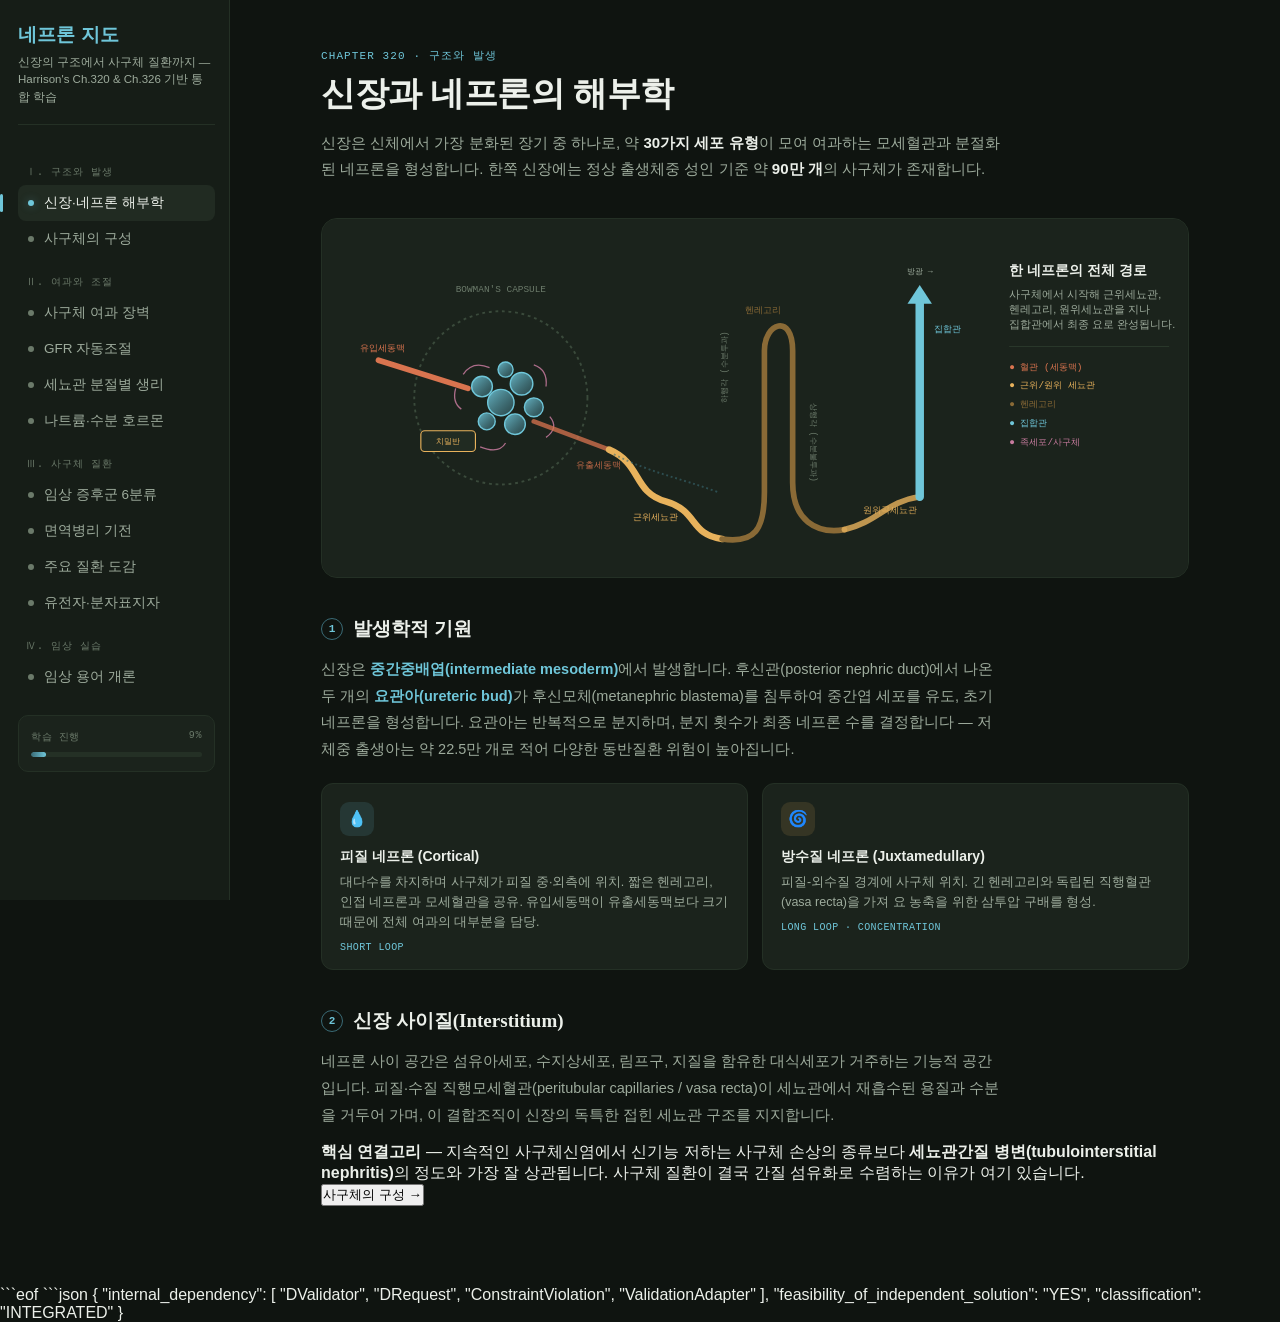
<file: index2.html>
<html lang="ko">
<head>
<meta charset="UTF-8">
<meta name="viewport" content="width=device-width, initial-scale=1.0">
<title>네프론 지도 | 신장 생리와 사구체 질환</title>
<style>
/* STREAMING_CHUNK: 커스텀 다크테마 변수 정의 및 배경색 에러 완벽 해결 */
:root{
  --bg: #0F1410;
  --bg-soft: #161D17;
  --panel: #1B231C;
  --panel-raised: #212B22;
  --line: #2B3A2C;
  --line-soft: #243025;
  --filtrate: #6FC6D9;
  --filtrate-dim: #3A6B76;
  --filtrate-glow: rgba(111,198,217,0.35);
  --tubule: #E8B25C;
  --tubule-dim: #8A6A36;
  --podocyte: #C77B9E;
  --podocyte-dim: #6B4459;
  --alert: #D9744F;
  --alert-dim: #6B3A28;
  --text: #ECF0EA;
  --text-dim: #9DAB9C;
  --text-faint: #6B7A6A;
  --serif: "Source Serif 4", "Noto Serif KR", Georgia, serif;
  --sans: "Pretendard", "Noto Sans KR", -apple-system, sans-serif;
  --mono: "JetBrains Mono", "Noto Sans Mono CJK KR", monospace;
}

*{box-sizing:border-box; margin:0; padding:0;}
html,body{background:var(--bg) !important; color:var(--text); font-family:var(--sans); width:100%; overflow-x:hidden;}
body{ -webkit-font-smoothing:antialiased; }

@font-face{
  font-family:"Source Serif 4";
  src:local("Georgia");
}

::selection{background:var(--filtrate-dim); color:var(--text);}

/* Background ambient nephron watermark */
.app{
  position:relative;
  min-height:100vh;
  display:flex;
  background:var(--bg) !important;
}

/* ===== SIDEBAR / NEPHRON RAIL ===== */
.rail{
  width:230px;
  flex-shrink:0;
  background:var(--bg-soft);
  border-right:1px solid var(--line-soft);
  padding:22px 14px 22px 18px;
  position:sticky;
  top:0;
  height:100vh;
  overflow-y:auto;
  scrollbar-width:thin;
}
.rail::-webkit-scrollbar{width:6px;}
.rail::-webkit-scrollbar-thumb{background:var(--line); border-radius:3px;}

.brand{
  display:flex;
  align-items:baseline;
  gap:8px;
  margin-bottom:6px;
}
.brand-mark{
  font-family:var(--serif);
  font-size:19px;
  font-weight:600;
  color:var(--filtrate);
  letter-spacing:0.01em;
}
.brand-sub{
  font-size:10.5px;
  color:var(--text-faint);
  font-family:var(--mono);
  letter-spacing:0.04em;
}
.brand-tag{
  font-size:11.5px;
  color:var(--text-dim);
  margin-bottom:26px;
  line-height:1.5;
  border-bottom:1px solid var(--line-soft);
  padding-bottom:18px;
}

.nav-group{ margin-bottom:4px; }
.nav-group-label{
  font-family:var(--mono);
  font-size:10px;
  letter-spacing:0.1em;
  color:var(--text-faint);
  text-transform:uppercase;
  padding:14px 8px 6px;
}
.nav-item{
  display:flex;
  align-items:center;
  gap:10px;
  padding:9px 10px;
  border-radius:8px;
  cursor:pointer;
  color:var(--text-dim);
  font-size:13.5px;
  transition:background 0.15s, color 0.15s;
  position:relative;
}
.nav-item:hover{ background:var(--panel); color:var(--text); }
.nav-item.active{ background:var(--panel-raised); color:var(--text); }
.nav-item.active::before{
  content:"";
  position:absolute;
  left:-18px;
  top:50%;
  transform:translateY(-50%);
  width:3px;
  height:18px;
  background:var(--filtrate);
  border-radius:2px;
}
.nav-dot{
  width:6px; height:6px; border-radius:50%;
  background:var(--text-faint);
  flex-shrink:0;
}
.nav-item.active .nav-dot{ background:var(--filtrate); box-shadow:0 0 8px var(--filtrate-glow); }

.progress-wrap{
  margin-top:20px;
  padding:14px 12px;
  background:var(--panel);
  border-radius:10px;
  border:1px solid var(--line-soft);
}
.progress-label{
  font-family:var(--mono);
  font-size:10px;
  color:var(--text-faint);
  letter-spacing:0.06em;
  display:flex;
  justify-content:space-between;
  margin-bottom:8px;
}
.progress-track{
  height:5px;
  background:var(--line-soft);
  border-radius:3px;
  overflow:hidden;
}
.progress-fill{
  height:100%;
  background:linear-gradient(90deg, var(--filtrate-dim), var(--filtrate));
  border-radius:3px;
  width:16%;
  transition:width 0.4s ease;
}

/* ===== MAIN CONTENT ===== */
.main{
  flex:1;
  min-width:0;
  padding:0;
  position:relative;
  background:var(--bg) !important;
}
.section{
  display:none;
  padding:48px 56px 80px;
  max-width:980px;
  margin:0 auto;
  animation:fadeIn 0.35s ease;
}
.section.active{ display:block; }
@keyframes fadeIn{ from{opacity:0; transform:translateY(6px);} to{opacity:1; transform:translateY(0);} }

.section-eyebrow{
  font-family:var(--mono);
  font-size:11px;
  letter-spacing:0.1em;
  color:var(--filtrate);
  text-transform:uppercase;
  margin-bottom:10px;
}
.section-title{
  font-family:var(--serif);
  font-size:34px;
  font-weight:600;
  line-height:1.25;
  margin-bottom:14px;
  letter-spacing:-0.01em;
}
.section-lede{
  font-size:15px;
  color:var(--text-dim);
  line-height:1.75;
  max-width:680px;
  margin-bottom:36px;
}
.section-lede strong{ color:var(--text); font-weight:600; }

h3.block-title{
  font-family:var(--serif);
  font-size:19px;
  font-weight:600;
  margin:38px 0 14px;
  color:var(--text);
  display:flex;
  align-items:center;
  gap:10px;
}
h3.block-title .num{
  font-family:var(--mono);
  font-size:11px;
  color:var(--filtrate);
  border:1px solid var(--filtrate-dim);
  border-radius:50%;
  width:22px; height:22px;
  display:flex; align-items:center; justify-content:center;
  flex-shrink:0;
}
p.body-text{
  font-size:14.5px;
  line-height:1.85;
  color:var(--text-dim);
  margin-bottom:14px;
  max-width:680px;
}
p.body-text strong{ color:var(--text); font-weight:600; }
p.body-text em.term{
  color:var(--filtrate);
  font-style:normal;
  font-weight:600;
}

/* ===== HERO NEPHRON DIAGRAM ===== */
.hero-stage{
  background:var(--panel);
  border:1px solid var(--line-soft);
  border-radius:16px;
  padding:0;
  margin-bottom:8px;
  overflow:hidden;
  position:relative;
}
.hero-stage svg{ display:block; width:100%; height:auto; }

/* ===== CARDS / GRID ===== */
.card-grid{
  display:grid;
  grid-template-columns:repeat(2, 1fr);
  gap:14px;
  margin:20px 0 28px;
}
.card-grid.cols-3{ grid-template-columns:repeat(3, 1fr); }
.info-card{
  background:var(--panel);
  border:1px solid var(--line-soft);
  border-radius:12px;
  padding:18px 18px 16px;
  transition:border-color 0.2s, transform 0.2s;
}
.info-card:hover{ border-color:var(--line); transform:translateY(-1px); }
.info-card .card-icon{
  width:34px; height:34px;
  border-radius:9px;
  display:flex; align-items:center; justify-content:center;
  margin-bottom:12px;
  background:var(--panel-raised);
}
.info-card .card-icon svg{ width:18px; height:18px; }
.info-card .card-title{
  font-size:14px;
  font-weight:700;
  margin-bottom:6px;
  color:var(--text);
}
.info-card .card-desc{
  font-size:12.5px;
  line-height:1.6;
  color:var(--text-dim);
}
.info-card .card-tag{
  display:inline-block;
  margin-top:10px;
  font-family:var(--mono);
  font-size:10px;
  color:var(--filtrate);
  letter-spacing:0.04em;
}

/* ===== TABLE ===== */
.data-table-wrap{
  overflow-x:auto;
  margin:18px 0 30px;
  border:1px solid var(--line-soft);
  border-radius:12px;
}
table.data-table{
  width:100%;
  border-collapse:collapse;
  font-size:12.5px;
}
table.data-table th{
  background:var(--panel-raised);
  color:var(--text-dim);
  font-family:var(--mono);
  font-size:10.5px;
  letter-spacing:0.04em;
  text-transform:uppercase;
  text-align:left;
  padding:11px 14px;
  border-bottom:1px solid var(--line);
  white-space:nowrap;
}
table.data-table td{
  padding:10px 14px;
  border-bottom:1px solid var(--line-soft);
  color:var(--text-dim);
  vertical-align:top;
}
table.data-table tr:last-child td{ border-bottom:none; }
table.data-table tr:hover td{ background:rgba(255,255,255,0.015); }
table.data-table td.label-cell{ color:var(--text); font-weight:600; white-space:nowrap; }
.sev-dots{ font-family:var(--mono); color:var(--alert); letter-spacing:1px; }

/* ===== INTERACTIVE NEPHRON EXPLORER ===== */
.explorer{
  display:grid;
  grid-template-columns: 1.15fr 1fr;
  gap:20px;
  margin:24px 0 36px;
  align-items:start;
}
.explorer-visual{
  background:var(--panel);
  border:1px solid var(--line-soft);
  border-radius:14px;
  padding:20px;
  position:sticky;
  top:24px;
}
.explorer-visual svg{ width:100%; height:auto; display:block; }
.explorer-detail{
  background:var(--panel);
  border:1px solid var(--line-soft);
  border-radius:14px;
  padding:22px;
  min-height:380px;
}
.seg-btn{
  cursor:pointer;
  transition:opacity 0.2s;
}
.seg-btn:hover .seg-shape{ filter:brightness(1.25); }
.seg-shape{ transition:filter 0.2s, stroke-width 0.2s; }
.seg-btn.active .seg-shape{ stroke-width:3; filter:brightness(1.3); }
.seg-label-text{
  font-family:var(--mono);
  font-size:9px;
  fill:var(--text-faint);
  pointer-events:none;
}

.detail-eyebrow{
  font-family:var(--mono);
  font-size:10.5px;
  letter-spacing:0.08em;
  text-transform:uppercase;
  margin-bottom:6px;
}
.detail-title{
  font-family:var(--serif);
  font-size:21px;
  font-weight:600;
  margin-bottom:10px;
}
.detail-stat-row{
  display:flex;
  gap:18px;
  margin:14px 0 16px;
  flex-wrap:wrap;
}
.detail-stat{
  font-family:var(--mono);
}
.detail-stat .v{ font-size:18px; font-weight:700; color:var(--text); }
.detail-stat .k{ font-size:9.5px; color:var(--text-faint); text-transform:uppercase; letter-spacing:0.05em; }
.detail-text{ font-size:13.5px; line-height:1.75; color:var(--text-dim); }
.detail-text strong{ color:var(--text); }
.detail-transporters{
  display:flex;
  flex-wrap:wrap;
  gap:6px;
  margin-top:14px;
}
.transporter-chip{
  font-family:var(--mono);
  font-size:11px;
  padding:4px 9px;
  background:var(--panel-raised);
  border:1px solid var(--line);
  border-radius:6px;
  color:var(--text-dim);
}

/* ===== SYNDROME EXPLORER (tabs) ===== */
.syn-tabs{
  display:flex;
  gap:6px;
  margin:18px 0 0;
  overflow-x:auto;
  padding-bottom:2px;
}
.syn-tab{
  flex-shrink:0;
  padding:9px 16px;
  border-radius:9px 9px 0 0;
  background:var(--panel);
  border:1px solid var(--line-soft);
  border-bottom:none;
  color:var(--text-faint);
  font-size:12.5px;
  cursor:pointer;
  white-space:nowrap;
  transition:color 0.15s, background 0.15s;
}
.syn-tab.active{ background:var(--panel-raised); color:var(--text); border-color:var(--line); }
.syn-panel{
  display:none;
  background:var(--panel-raised);
  border:1px solid var(--line-soft);
  border-radius:0 12px 12px 12px;
  padding:24px;
  margin-bottom:30px;
}
.syn-panel.active{ display:block; }
.syn-grid{
  display:grid;
  grid-template-columns: repeat(4, 1fr);
  gap:14px;
  margin:16px 0;
}
.syn-metric{
  background:var(--panel);
  border-radius:10px;
  padding:14px;
  text-align:center;
}
.syn-metric .m-label{ font-family:var(--mono); font-size:9.5px; color:var(--text-faint); text-transform:uppercase; margin-bottom:8px; }
.syn-metric .m-bar{
  height:6px;
  background:var(--line-soft);
  border-radius:3px;
  overflow:hidden;
  margin-bottom:6px;
}
.syn-metric .m-fill{ height:100%; border-radius:3px; }
.syn-metric .m-val{ font-family:var(--mono); font-size:11px; color:var(--text-dim); }

/* ===== DISEASE CARDS (accordion) ===== */
.disease-list{ margin:20px 0 30px; }
.disease-item{
  border:1px solid var(--line-soft);
  border-radius:12px;
  margin-bottom:10px;
  overflow:hidden;
  background:var(--panel);
}
.disease-head{
  padding:16px 20px;
  display:flex;
  align-items:center;
  justify-content:space-between;
  cursor:pointer;
  gap:14px;
}
.disease-head:hover{ background:var(--panel-raised); }
.disease-head-left{ display:flex; align-items:center; gap:14px; min-width:0; }
.disease-swatch{
  width:9px; height:9px; border-radius:50%;
  flex-shrink:0;
}
.disease-name{ font-weight:700; font-size:14.5px; color:var(--text); }
.disease-name-en{ font-family:var(--mono); font-size:10.5px; color:var(--text-faint); margin-top:2px; }
.disease-chevron{
  font-family:var(--mono);
  color:var(--text-faint);
  transition:transform 0.25s;
  flex-shrink:0;
}
.disease-item.open .disease-chevron{ transform:rotate(180deg); }
.disease-body{
  max-height:0;
  overflow:hidden;
  transition:max-height 0.3s ease;
}
.disease-item.open .disease-body{ max-height:2000px; }
.disease-body-inner{
  padding:0 20px 22px;
  display:grid;
  grid-template-columns: repeat(3, 1fr);
  gap:18px;
}
.dbi-col .dbi-label{
  font-family:var(--mono);
  font-size:10px;
  letter-spacing:0.06em;
  text-transform:uppercase;
  color:var(--filtrate);
  margin-bottom:8px;
}
.dbi-col p{ font-size:12.5px; line-height:1.7; color:var(--text-dim); }
.dbi-col ul{ font-size:12.5px; line-height:1.7; color:var(--text-dim); padding-left:16px; margin-top:4px;}
.dbi-col li{ margin-bottom:3px; }

/* ===== GENETICS GRID ===== */
.gene-grid{
  display:grid;
  grid-template-columns:repeat(auto-fill, minmax(150px, 1fr));
  gap:10px;
  margin:18px 0 30px;
}
.gene-card{
  background:var(--panel);
  border:1px solid var(--line-soft);
  border-radius:10px;
  padding:14px;
  transition:border-color 0.2s;
}
.gene-card:hover{ border-color:var(--podocyte); }
.gene-name{
  font-family:var(--mono);
  font-weight:700;
  font-size:13px;
  color:var(--podocyte);
  margin-bottom:4px;
}
.gene-protein{ font-size:11.5px; color:var(--text); margin-bottom:6px; line-height:1.4; }
.gene-disease{ font-size:10.5px; color:var(--text-faint); line-height:1.4; }

/* ===== IMMUNE PATHWAY DIAGRAM ===== */
.flow-diagram{
  background:var(--panel);
  border:1px solid var(--line-soft);
  border-radius:14px;
  padding:24px;
  margin:20px 0 30px;
}
.flow-row{
  display:flex;
  align-items:center;
  gap:10px;
  flex-wrap:wrap;
  margin-bottom:14px;
}
.flow-node{
  background:var(--panel-raised);
  border:1px solid var(--line);
  border-radius:9px;
  padding:10px 14px;
  font-size:12.5px;
  color:var(--text);
  font-weight:600;
  white-space:nowrap;
}
.flow-node.accent{ border-color:var(--alert-dim); color:var(--alert); background:rgba(217,116,79,0.08); }
.flow-node.filt{ border-color:var(--filtrate-dim); color:var(--filtrate); background:rgba(111,198,217,0.08); }
.flow-arrow{ color:var(--text-faint); font-size:14px; }

/* ===== ADDED CUSTOM INTERACTIVE COMPONENTS CSS ===== */
.sandwich-container {
  display: flex;
  flex-direction: column;
  gap: 10px;
  margin: 20px 0;
}
.sandwich-layer {
  background: var(--panel);
  border: 1px solid var(--line-soft);
  border-radius: 8px;
  padding: 14px 18px;
  cursor: pointer;
  transition: border-color 0.15s, background-color 0.15s;
}
.sandwich-layer:hover {
  border-color: var(--filtrate-dim);
  background: var(--panel-raised);
}
.sandwich-layer.active {
  border-color: var(--filtrate);
  background: var(--panel-raised);
  box-shadow: 0 0 10px var(--filtrate-glow);
}
.layer-title {
  font-size: 14px;
  font-weight: 700;
  display: flex;
  justify-content: space-between;
  align-items: center;
}
.layer-body {
  font-size: 13px;
  color: var(--text-dim);
  margin-top: 8px;
  line-height: 1.6;
  display: none;
}
.sandwich-layer.active .layer-body {
  display: block;
}

.formula-display {
  background: var(--panel);
  border: 1px solid var(--line-soft);
  border-radius: 10px;
  padding: 18px;
  margin: 18px 0;
  display: flex;
  flex-direction: column;
  align-items: center;
  justify-content: center;
  gap: 6px;
}
.formula-line {
  font-family: var(--mono);
  font-size: 16px;
  font-weight: 700;
}
.formula-legend {
  display: flex;
  flex-wrap: wrap;
  gap: 12px;
  justify-content: center;
  margin-top: 10px;
  border-top: 1px solid var(--line-soft);
  padding-top: 10px;
  width: 100%;
}
.legend-item {
  font-size: 11px;
  font-family: var(--mono);
  color: var(--text-dim);
}

.concept-grid {
  display: grid;
  grid-template-columns: repeat(2, 1fr);
  gap: 16px;
  margin: 20px 0;
}
.concept-card {
  background: var(--panel);
  border-radius: 12px;
  padding: 20px;
  border: 1px solid var(--line-soft);
}
.concept-card.nephritic { border-top: 4px solid var(--alert); }
.concept-card.nephrotic { border-top: 4px solid var(--filtrate); }
.concept-card h4 {
  font-size: 16px;
  font-weight: 700;
  margin-bottom: 4px;
  display: flex;
  align-items: center;
  gap: 8px;
}
.concept-tagline {
  font-size: 11px;
  font-family: var(--mono);
  color: var(--text-faint);
  margin-bottom: 12px;
}
.concept-list {
  font-size: 13px;
  line-height: 1.65;
  color: var(--text-dim);
}
.concept-list li {
  margin-bottom: 8px;
  list-style-type: none;
  padding-left: 10px;
  border-left: 2px solid var(--line-soft);
}

/* ===== CLINICAL GLOSSARY STYLING ===== */
.glossary-wrap {
  display: grid;
  grid-template-columns: 1fr;
  gap: 14px;
  margin: 20px 0;
}
.glossary-item {
  background: var(--panel);
  border-left: 3px solid var(--line);
  padding: 16px 20px;
  border-radius: 0 10px 10px 0;
}
.glossary-item.important {
  border-left-color: var(--alert);
  background: var(--panel-raised);
}
.glossary-item.key {
  border-left-color: var(--filtrate);
}
.glossary-term {
  font-size: 15px;
  font-weight: 700;
  color: var(--text);
  margin-bottom: 6px;
  display: flex;
  align-items: center;
  gap: 8px;
}
.glossary-def {
  font-size: 13px;
  line-height: 1.7;
  color: var(--text-dim);
}
.glossary-def strong {
  color: var(--text);
}
.glossary-case-link {
  font-size: 11px;
  font-family: var(--mono);
  color: var(--text-faint);
  margin-top: 6px;
  display: block;
  border-top: 1px dashed var(--line-soft);
  padding-top: 6px;
}

/* mobile menu toggle */
.mobile-toggle{
  display:none;
  position:fixed;
  top:14px; left:14px;
  z-index:100;
  background:var(--panel-raised);
  border:1px solid var(--line);
  border-radius:9px;
  width:38px; height:38px;
  align-items:center;
  justify-content:center;
  cursor:pointer;
}
.mobile-toggle svg{ width:18px; height:18px; }

@media (max-width: 880px){
  .rail{
    position:fixed;
    left:0; top:0;
    z-index:90;
    transform:translateX(-100%);
    transition:transform 0.25s ease;
    box-shadow:8px 0 30px rgba(0,0,0,0.4);
  }
  .rail.open{ transform:translateX(0); }
  .mobile-toggle{ display:flex; }
  .section{ padding:70px 20px 60px; }
  .section-title{ font-size:26px; }
  .card-grid, .card-grid.cols-3{ grid-template-columns:1fr; }
  .explorer{ grid-template-columns:1fr; }
  .explorer-visual{ position:static; }
  .disease-body-inner{ grid-template-columns:1fr; }
  .syn-grid{ grid-template-columns:repeat(2,1fr); }
  .gene-grid{ grid-template-columns:repeat(2,1fr); }
  .concept-grid { grid-template-columns: 1fr; }
}
</style>
</head>
<body>

<button class="mobile-toggle" id="mobileToggle">
  <svg viewBox="0 0 24 24" fill="none" stroke="currentColor" stroke-width="2"><path d="M3 12h18M3 6h18M3 18h18" stroke-linecap="round"/></svg>
</button>

<div class="app">
  <!-- ============ RAIL / NAV ============ -->
  <nav class="rail" id="rail">
    <div class="brand">
      <span class="brand-mark">네프론 지도</span>
    </div>
    <div class="brand-tag">신장의 구조에서 사구체 질환까지 — Harrison's Ch.320 &amp; Ch.326 기반 통합 학습</div>

    <div class="nav-group">
      <div class="nav-group-label">Ⅰ. 구조와 발생</div>
      <div class="nav-item" data-target="s-anatomy"><span class="nav-dot"></span>신장·네프론 해부학</div>
      <div class="nav-item" data-target="s-glomerulus"><span class="nav-dot"></span>사구체의 구성</div>
    </div>
    <div class="nav-group">
      <div class="nav-group-label">Ⅱ. 여과와 조절</div>
      <div class="nav-item" data-target="s-filtration"><span class="nav-dot"></span>사구체 여과 장벽</div>
      <div class="nav-item" data-target="s-gfr"><span class="nav-dot"></span>GFR 자동조절</div>
      <div class="nav-item" data-target="s-tubule"><span class="nav-dot"></span>세뇨관 분절별 생리</div>
      <div class="nav-item" data-target="s-hormone"><span class="nav-dot"></span>나트륨·수분 호르몬</div>
    </div>
    <div class="nav-group">
      <div class="nav-group-label">Ⅲ. 사구체 질환</div>
      <div class="nav-item" data-target="s-syndromes"><span class="nav-dot"></span>임상 증후군 6분류</div>
      <div class="nav-item" data-target="s-pathogenesis"><span class="nav-dot"></span>면역병리 기전</div>
      <div class="nav-item" data-target="s-diseases"><span class="nav-dot"></span>주요 질환 도감</div>
      <div class="nav-item" data-target="s-genetics"><span class="nav-dot"></span>유전자·분자표지자</div>
    </div>
    <div class="nav-group">
      <div class="nav-group-label">Ⅳ. 임상 실습</div>
      <div class="nav-item" data-target="s-clinical-glossary"><span class="nav-dot"></span>임상 용어 개론</div>
    </div>

    <div class="progress-wrap">
      <div class="progress-label"><span>학습 진행</span><span id="progressPct">9%</span></div>
      <div class="progress-track"><div class="progress-fill" id="progressFill"></div></div>
    </div>
  </nav>

  <!-- ============ MAIN ============ -->
  <main class="main">

    <!-- ===================== 1. ANATOMY ===================== -->
    <section class="section active" id="s-anatomy" data-order="0">
      <div class="section-eyebrow">Chapter 320 · 구조와 발생</div>
      <h1 class="section-title">신장과 네프론의 해부학</h1>
      <p class="section-lede">신장은 신체에서 가장 분화된 장기 중 하나로, 약 <strong>30가지 세포 유형</strong>이 모여 여과하는 모세혈관과 분절화된 네프론을 형성합니다. 한쪽 신장에는 정상 출생체중 성인 기준 약 <strong>90만 개</strong>의 사구체가 존재합니다.</p>

      <div class="hero-stage" id="nephronHeroMount"></div>

      <h3 class="block-title"><span class="num">1</span>발생학적 기원</h3>
      <p class="body-text">신장은 <em class="term">중간중배엽(intermediate mesoderm)</em>에서 발생합니다. 후신관(posterior nephric duct)에서 나온 두 개의 <em class="term">요관아(ureteric bud)</em>가 후신모체(metanephric blastema)를 침투하여 중간엽 세포를 유도, 초기 네프론을 형성합니다. 요관아는 반복적으로 분지하며, 분지 횟수가 최종 네프론 수를 결정합니다 — 저체중 출생아는 약 22.5만 개로 적어 다양한 동반질환 위험이 높아집니다.</p>

      <div class="card-grid">
        <div class="info-card">
          <div class="card-icon" style="background:rgba(111,198,217,0.12)">💧</div>
          <div class="card-title">피질 네프론 (Cortical)</div>
          <div class="card-desc">대다수를 차지하며 사구체가 피질 중·외측에 위치. 짧은 헨레고리, 인접 네프론과 모세혈관을 공유. 유입세동맥이 유출세동맥보다 크기 때문에 전체 여과의 대부분을 담당.</div>
          <span class="card-tag">SHORT LOOP</span>
        </div>
        <div class="info-card">
          <div class="card-icon" style="background:rgba(232,178,92,0.12)">🌀</div>
          <div class="card-title">방수질 네프론 (Juxtamedullary)</div>
          <div class="card-desc">피질-외수질 경계에 사구체 위치. 긴 헨레고리와 독립된 직행혈관(vasa recta)을 가져 요 농축을 위한 삼투압 구배를 형성.</div>
          <span class="card-tag">LONG LOOP · CONCENTRATION</span>
        </div>
      </div>

      <h3 class="block-title"><span class="num">2</span>신장 사이질(Interstitium)</h3>
      <p class="body-text">네프론 사이 공간은 섬유아세포, 수지상세포, 림프구, 지질을 함유한 대식세포가 거주하는 기능적 공간입니다. 피질·수질 직행모세혈관(peritubular capillaries / vasa recta)이 세뇨관에서 재흡수된 용질과 수분을 거두어 가며, 이 결합조직이 신장의 독특한 접힌 세뇨관 구조를 지지합니다.</p>

      <div class="callout"><strong>핵심 연결고리</strong> — 지속적인 사구체신염에서 신기능 저하는 사구체 손상의 종류보다 <strong>세뇨관간질 병변(tubulointerstitial nephritis)</strong>의 정도와 가장 잘 상관됩니다. 사구체 질환이 결국 간질 섬유화로 수렴하는 이유가 여기 있습니다.</div>

      <div class="section-footer-nav">
        <div style="width:1px"></div>
        <button class="foot-nav-btn" data-nav="s-glomerulus">사구체의 구성 →</button>
      </div>
    </section>

    <!-- ===================== 2. GLOMERULUS ===================== -->
    <section class="section" id="s-glomerulus" data-order="1">
      <div class="section-eyebrow">Chapter 326 · 구조</div>
      <h1 class="section-title">사구체의 구성</h1>
      <p class="section-lede">사구체 모세혈관총(tuft)은 보우만 공간(Bowman's space) 안에 위치하며, <strong>유입세동맥 → 모세혈관총 → 유출세동맥</strong>으로 이어지는 독특한 <em class="term">세동맥 문맥계(arteriolar portal system)</em>를 형성합니다.</p>

      <div class="card-grid cols-3">
        <div class="info-card">
          <div class="card-icon" style="background:rgba(199,123,158,0.12)">🔬</div>
          <div class="card-title">족세포 (Podocyte)</div>
          <div class="card-desc">모세혈관 바깥을 둘러싸는 족돌기(foot process)를 뻗어 인접 족세포와 <em>슬릿공막(slit-pore membrane)</em>으로 연결. 여과 장벽의 최종 관문.</div>
        </div>
        <div class="info-card">
          <div class="card-icon" style="background:rgba(111,198,217,0.12)">🩸</div>
          <div class="card-title">유창내피세포</div>
          <div class="card-desc">사구체기저막(GBM) 위에 놓인 구멍이 있는(fenestrated) 내피세포. 혈구를 막되 혈장 성분은 통과시킴.</div>
        </div>
        <div class="info-card">
          <div class="card-icon" style="background:rgba(232,178,92,0.12)">🕸️</div>
          <div class="card-title">메산지움 (Mesangium)</div>
          <div class="card-desc">모세혈관총을 지지하는 기질. 메산지움 세포는 사구체곁세포와 발생학적으로 유사하며 수축성 액틴-미오신을 함유.</div>
        </div>
      </div>

      <!-- INTERACTIVE 3-LAYER SANDWICH COMPONENT -->
      <h3 class="block-title"><span class="num">1</span>사구체 여과 장벽의 3차원적 물리 관계</h3>
      <p class="body-text">사구체는 소변이 모이는 주머니(보우만 공간) 내부로 조밀하게 포개진 여과 특화 모세혈관벽입니다. 안쪽(혈액 내강)에서 바깥쪽(소변 공간)으로 향할 때 나타나는 3중 필터 구조를 클릭하여 확인하십시오.</p>
      
      <div class="sandwich-container">
        <div class="sandwich-layer active" data-layer="1">
          <div class="layer-title" style="color:var(--filtrate)">
            <span>1. 유창내피세포 (Fenestrated Endothelium)</span>
            <span style="font-size:11px; font-family:var(--mono);">[가장 안쪽 · 혈액 대면]</span>
          </div>
          <div class="layer-body">
            혈액이 흐르는 내강과 직접 맞닿아 있는 세포층입니다. 세포질 전체에 <strong>70~100nm 크기의 수많은 미세 창문형 구멍(Fenestrae)</strong>이 뚫려 있습니다. 물, 전해질, 미세 용질은 아무 저항 없이 통과시키지만 적혈구, 백혈구, 혈소판 같은 <strong>거대한 혈구 세포들이 요로 유출되지 못하게 1차 바리케이드</strong> 역할을 담당합니다.
          </div>
        </div>
        <div class="sandwich-layer" data-layer="2">
          <div class="layer-title" style="color:var(--tubule)">
            <span>2. 사구체기저막 (GBM, Glomerular Basement Membrane)</span>
            <span style="font-size:11px; font-family:var(--mono);">[중간 지지층 · 그물 패드]</span>
          </div>
          <div class="layer-body">
            혈관내피세포와 바깥쪽 족세포 상피 사이에 샌드위치 속처럼 끼어 있는 두꺼운 무세포성 기질망입니다. <strong>Ⅳ형 콜라겐 그물 골격</strong>이 형태 안정성을 부여하며, 강한 음(-)전하를 띠는 <strong>헤파란 황산염(Heparan sulfate)</strong> 다당류 등으로 구성됩니다. 장벽 전체의 인장 강도를 지탱하는 물리적 뼈대이자 강력한 정전기적 <strong>전하 장벽</strong>의 주축입니다.
          </div>
        </div>
        <div class="sandwich-layer" data-layer="3">
          <div class="layer-title" style="color:var(--podocyte)">
            <span>3. 장측 상피세포: 족세포 (Visceral Epithelium = Podocyte)</span>
            <span style="font-size:11px; font-family:var(--mono);">[가장 바깥쪽 · 소변 공간 대면]</span>
          </div>
          <div class="layer-body">
            기저막의 가장 바깥 표면을 문어발처럼 입체적으로 감싸고 있는 특수 상피세포층입니다. 세포 끝단에서 갈라져 나온 수많은 **발돌기(Foot process)**들이 지퍼 형태로 교차 배열되며, 그 미세한 틈새에 **4~11nm 크기의 슬릿공막(Slit diaphragm)** 필터를 구축합니다. 소변이 되기 전 단백질을 걸러내는 최종 관문입니다.
          </div>
        </div>
      </div>

      <h3 class="block-title"><span class="num">2</span>알부민 여과의 역설</h3>
      <p class="body-text">알부민은 음전하를 띠어 음전하인 GBM과 반발해야 하지만, 물리적 반경이 <strong>3.6nm</strong>로 GBM·슬릿공막의 공극(반경 <strong>4nm</strong>)보다 작아 일정량이 항상 여과됩니다. 정상인은 하루 평균 <strong>8–10mg</strong>의 알부민을 배설하며(요 전체 단백의 20–60%), 이는 근위세뇨관의 <em class="term">메갈린(megalin)</em>·<em class="term">큐빌린(cubilin)</em> 수용체로 재흡수되고 남은 양입니다.</p>

      <div class="data-table-wrap">
        <table class="data-table">
          <thead><tr><th>구분</th><th>24시간 알부민 (mg)</th><th>알부민/크레아티닌비 (mg/g)</th><th>딥스틱</th><th>24시간 요단백 (mg)</th></tr></thead>
          <tbody>
            <tr><td class="label-cell">정상</td><td>8–10</td><td>&lt;30</td><td>–</td><td>&lt;150</td></tr>
            <tr><td class="label-cell">미세알부민뇨</td><td>30–300</td><td>30–300</td><td>–/Trace/1+</td><td>–/&gt;150</td></tr>
            <tr><td class="label-cell">단백뇨</td><td>&gt;300</td><td>&gt;300</td><td>Trace–3+</td><td>&gt;150</td></tr>
          </tbody>
        </table>
      </div>
      <p class="body-text" style="font-size:12px; color:var(--text-faint)">선별검사로는 요 알부민/크레아티닌비(UACR) &gt;30mg/g이 추가 검사의 기준이 됩니다 (Table 326-1).</p>

      <div class="section-footer-nav">
        <button class="foot-nav-btn" data-nav="s-anatomy">← 신장·네프론 해부학</button>
        <button class="foot-nav-btn" data-nav="s-filtration">사구체 여과 장벽 →</button>
      </div>
    </section>

    <!-- ===================== 3. FILTRATION BARRIER ===================== -->
    <section class="section" id="s-filtration" data-order="2">
      <div class="section-eyebrow">Chapter 320 · 여과 역학</div>
      <h1 class="section-title">사구체 여과 장벽과 결정 요인</h1>
      <p class="section-lede">신혈류량은 심박출량의 약 <strong>20%(1000mL/min)</strong>를 차지합니다. 사구체는 매일 <strong>120–180L</strong>의 혈장수분을 여과하며, 신혈장유량의 약 20%가 보우만 공간으로 들어갑니다(여과율, filtration fraction).</p>

      <div id="filtrationDiagramMount" class="hero-stage" style="padding:20px;"></div>

      <h3 class="block-title"><span class="num">1</span>여과 제어 스타링 유체역학 수식</h3>
      <p class="body-text">사구체 여과율(GFR)은 물리적인 필터 면적 상태를 의미하는 여과 계수(Kf)와 사구체 장벽 안팎의 압력 차이를 나타내는 순 여과압의 조화로 조율됩니다.</p>
      
      <!-- Native HTML-based fluid dynamic equations board (No LaTeX Raw strings) -->
      <div class="formula-display">
        <div class="formula-line" style="color:var(--filtrate)">
          GFR = K<sub>f</sub> × [ (P<sub>GC</sub> - P<sub>BS</sub>) - (π<sub>GC</sub> - π<sub>BS</sub>) ]
        </div>
        <div class="formula-legend">
          <div class="legend-item"><b style="color:var(--filtrate)">K<sub>f</sub></b> : 여과 계수 (필터 면적/투과성)</div>
          <div class="legend-item"><b style="color:var(--alert)">P<sub>GC</sub></b> : 사구체 모세혈관 내부 정수압</div>
          <div class="legend-item"><b style="color:var(--tubule)">P<sub>BS</sub></b> : 보우만 주머니 공간 정수압</div>
          <div class="legend-item"><b style="color:#6FC6D9">π<sub>GC</sub></b> : 사구체 모세혈관 내부 교질삼투압</div>
          <div class="legend-item"><b style="color:var(--text-faint)">π<sub>BS</sub></b> : 보우만 공간 내부 교질삼투압 (≒ 0)</div>
        </div>
      </div>
      
      <p class="body-text">사구체 모세혈관벽을 가로지르는 <em class="term">정수압 구배</em> (P<sub>GC</sub> - P<sub>BS</sub>)가 여과의 주된 추진력이며, 모세혈관 내 단백질에 의한 <em class="term">교질삼투압</em> (π<sub>GC</sub>)이 이를 상쇄합니다. 모세혈관을 따라 교질삼투압이 상승하면서 유출세동맥에 가까워질수록 여과 추진력은 0에 가까워집니다.</p>

      <h3 class="block-title"><span class="num">2</span>단백뇨(Proteinuria)가 발생하는 기전</h3>
      <p class="body-text">사구체 필터 장벽에 결함이 유발되어 단백뇨가 도출되는 경로는 여과 선택막의 <strong>크기 및 전하 선택성 붕괴</strong> 현상으로 설명됩니다.</p>
      
      <div class="card-grid">
        <div class="info-card">
          <div class="card-title" style="color:var(--filtrate)">크기 선택성 (Size Selectivity) 붕괴</div>
          <div class="card-desc">족세포 발돌기 슬릿의 물리적 통과 제한 폭은 약 <strong>4nm</strong>이며 혈장 알부민의 유효 반경은 <strong>3.6nm</strong>입니다. 장벽 뼈대 조직에 구조적 균열이나 단열이 발생해 필터 틈새가 인장되면 알부민 분자가 대량 유출됩니다.</div>
        </div>
        <div class="info-card">
          <div class="card-title" style="color:var(--podocyte)">전하 선택성 (Charge Selectivity) 붕괴</div>
          <div class="card-desc">사구체기저막(GBM)과 족세포 외막은 <strong>헤파란 황산염</strong> 음이온 때문에 강한 <strong>음(-)전하</strong> 배리어를 형성합니다. 음전하인 알부민과의 자석 같은 정전기적 반발력이 면역 염증성 손상으로 소실되면 통과도가 수배 증가합니다.</div>
        </div>
      </div>

      <h3 class="block-title"><span class="num">3</span>스타링 법칙과 전신 부종(Edema)의 발생 경로</h3>
      <p class="body-text">신장 여과 기능 저하 시 동반되는 하지 및 전신 오목부종(Pitting Edema)은 전신 모세혈관막 안팎의 체액 균형이 파괴되는 현상이며, 아래의 이동량 공식의 통제를 받습니다.</p>

      <div class="formula-display" style="padding:12px;">
        <div class="formula-line" style="font-size:13px; color:var(--alert)">간질 체액 누출량 ∝ (P<sub>혈관</sub> - P<sub>간질</sub>) - (π<sub>혈관</sub> - π<sub>간질</sub>)</div>
      </div>

      <div class="card-grid">
        <div class="info-card">
          <div class="card-title" style="color:var(--alert)">Underfill 경로 (교질삼투압 저하형)</div>
          <div class="card-desc">사구체 여과막 파괴 ➔ 하루 3.5g 이상의 대량 단백뇨 방출 ➔ 혈청 알부민 수치 폭락(&lt; 3.0 g/dL) ➔ 전신 혈관 내부 교질삼투압(π<sub>혈관</sub>) 붕괴 ➔ 수분을 당기지 못해 수분이 간질 공간으로 전면 이행하여 부종 유발.</div>
        </div>
        <div class="info-card">
          <div class="card-title" style="color:var(--tubule)">Overfill 경로 (혈관 정수압 상승형)</div>
          <div class="card-desc">사구체신염 등 염증성 폐색 ➔ 네프론의 사구체여과율(GFR) 붕괴 ➔ 신장의 나트륨 및 체수분 배설 통로 정체 ➔ 전신 혈관 용량 과부하 및 혈관벽 압착 ➔ 전신 모세혈관 정수압(P<sub>혈관</sub>) 상승 ➔ 수분을 외부로 밀어내 부종 유발.</div>
        </div>
      </div>

      <h3 class="block-title"><span class="num">4</span>GFR 자동조절의 세 기전</h3>
      <div class="card-grid cols-3">
        <div class="info-card">
          <div class="card-title">① 근원성 반사 (Myogenic)</div>
          <div class="card-desc">유입세동맥의 자율적 혈관반응. 관류압 상승/하강에 즉각 수축/이완하여 급격한 전신압 변화로부터 모세혈관을 보호.</div>
        </div>
        <div class="info-card">
          <div class="card-title">② 세관-사구체 피드백 (TGF)</div>
          <div class="card-desc"><em class="term">치밀반(macula densa)</em>이 헨레고리 상행각 말단에서 용질 농도·유량을 감지. 유량 증가 → ATP/아데노신 방출 → 유입세동맥 수축 → GFR 정상화.</div>
        </div>
        <div class="info-card">
          <div class="card-title">③ 안지오텐신Ⅱ</div>
          <div class="card-desc">신혈류 감소 시 사구체곁세포에서 레닌 분비 → AngⅡ 생성 → <strong>유출세동맥 수축</strong>으로 사구체 정수압 상승, GFR 정상화.</div>
        </div>
      </div>

      <div class="section-footer-nav">
        <button class="foot-nav-btn" data-nav="s-glomerulus">← 사구체의 구성</button>
        <button class="foot-nav-btn" data-nav="s-gfr">GFR 자동조절 상세 →</button>
      </div>
    </section>

    <!-- ===================== 4. GFR / TGF deep dive ===================== -->
    <section class="section" id="s-gfr" data-order="3">
      <div class="section-eyebrow">Chapter 320 · 조절</div>
      <h1 class="section-title">사구체곁장치와 TGF 신호</h1>
      <p class="section-lede">사구체곁장치(juxtaglomerular apparatus)는 치밀반, 사구체곁세포(과립세포), 메산지움외 세포로 구성되어 여과와 혈압 사이의 실시간 통신을 담당합니다.</p>

      <div id="jgaMount" class="hero-stage" style="padding:20px;"></div>

      <h3 class="block-title"><span class="num">1</span>치밀반의 신호물질</h3>
      <p class="body-text">고유량 상태에서 치밀반으로의 용질 전달이 증가하면 NaCl 재흡수 증가에 따라 <em class="term">ATP</em>가 방출되고, 세포외에서 <em class="term">아데노신</em>으로 대사되어 유입세동맥을 강력히 수축시킵니다. 안지오텐신Ⅱ와 활성산소는 TGF를 증강시키고, 산화질소(NO)는 TGF를 둔화시킵니다.</p>

      <div class="card-grid">
        <div class="info-card">
          <div class="card-title">고유량 시</div>
          <div class="card-desc">치밀반 용질 전달 ↑ → ATP→아데노신 → 유입세동맥 <strong>수축</strong> → GFR 정상화 (하향 조절)</div>
        </div>
        <div class="info-card">
          <div class="card-title">저유량 시</div>
          <div class="card-desc">치밀반 용질 전달 ↓ → TGF 약화 → 유입세동맥 <strong>이완</strong> → GFR 정상 수준 회복 (상향 조절)</div>
        </div>
      </div>

      <h3 class="block-title"><span class="num">2</span>임상 연결: 진행성 신질환의 메커니즘</h3>
      <p class="body-text">간질 염증·섬유화로 치밀반이 둘러싸이면 레닌 분비가 줄어 AngⅡ에 의한 혈관긴장도가 떨어지고, 전반적인 세동맥긴장 저하로 여과가 감소합니다. 동시에 손상되지 않은 사구체는 <em class="term">사구체 내 고혈압</em>을 겪어 메산지움 경화와 사구체경화증이 인접 사구체로 확산됩니다 — 이것이 만성 신질환이 자가증폭하는 핵심 기전입니다.</p>

      <div class="section-footer-nav">
        <button class="foot-nav-btn" data-nav="s-filtration">← 사구체 여과 장벽</button>
        <button class="foot-nav-btn" data-nav="s-tubule">세뇨관 분절별 생리 →</button>
      </div>
    </section>

    <!-- ===================== 5. TUBULE EXPLORER ===================== -->
    <section class="section" id="s-tubule" data-order="4">
      <div class="section-eyebrow">Chapter 320 · 세뇨관 수송</div>
      <h1 class="section-title">네프론 분절을 클릭해 탐색하기</h1>
      <p class="section-lede">각 분절을 선택하면 재흡수·분비 비율, 핵심 수송체, 관련 약물·유전질환이 표시됩니다.</p>

      <div class="explorer">
        <div class="explorer-visual" id="tubuleVisualMount"></div>
        <div class="explorer-detail" id="tubuleDetailMount"></div>
      </div>

      <h3 class="block-title"><span class="num">1</span>상피 수송의 두 경로</h3>
      <div class="card-grid">
        <div class="info-card">
          <div class="card-title">세포경유 수송 (Cellular)</div>
          <div class="card-desc">첨단막(apical) → 세포질 → 측저막(basolateral)을 가로지르는 수송체·채널·펌프 매개 이동.</div>
        </div>
        <div class="info-card">
          <div class="card-title">세포곁 수송 (Paracellular)</div>
          <div class="card-desc">세포 사이 밀착연접(tight junction)을 통한 이동. 근위세뇨관은 "leaky(누설성)", 집합관은 "tight"한 고저항 상피.</div>
        </div>
      </div>

      <h3 class="block-title"><span class="num">2</span>막 수송의 양식</h3>
      <div class="card-grid cols-3">
        <div class="info-card"><div class="card-title">능동수송 (Pump)</div><div class="card-desc">ATP 가수분해 필요. Na⁺/K⁺-ATPase, H⁺-ATPase, Ca²⁺-ATPase.</div></div>
        <div class="info-card"><div class="card-title">촉진확산 (Uniporter)</div><div class="card-desc">농도구배 따라 단순 운반체 통과. 예: GLUT2 포도당 수송.</div></div>
        <div class="info-card"><div class="card-title">2차능동수송</div><div class="card-desc">Na⁺ 구배 에너지를 이용한 공동/대향수송 (symporter/antiporter).</div></div>
      </div>

      <div class="section-footer-nav">
        <button class="foot-nav-btn" data-nav="s-gfr">← GFR 자동조절</button>
        <button class="foot-nav-btn" data-nav="s-hormone">나트륨·수분 호르몬 →</button>
      </div>
    </section>

    <!-- ===================== 6. HORMONES ===================== -->
    <section class="section" id="s-hormone" data-order="5">
      <div class="section-eyebrow">Chapter 320 · 호르몬 조절</div>
      <h1 class="section-title">나트륨 균형과 수분 균형의 분리된 회로</h1>
      <p class="section-lede"><em class="term">긴장성(tonicity)</em>은 수분 균형이, <em class="term">세포외액량</em>은 나트륨 균형이 독립적으로 조절하지만 서로 신호를 주고받습니다.</p>

      <div class="card-grid">
        <div class="info-card">
          <div class="card-icon" style="background:rgba(111,198,217,0.12)">💧</div>
          <div class="card-title">수분 균형 (Tonicity)</div>
          <div class="card-desc">혈장 Na⁺ 농도가 지표. 체수분 ↓ → Na⁺ ↑ → 갈증 + 바소프레신 분비 → 신장 수분 보존. 시상하부 OVLT 부위의 TRPV 양성 신경세포만이 삼투수용체 역할을 함.</div>
        </div>
        <div class="info-card">
          <div class="card-icon" style="background:rgba(232,178,92,0.12)">🧂</div>
          <div class="card-title">나트륨 균형 (Volume)</div>
          <div class="card-desc">압력수용체·미주신경·습관에 따른 Na⁺ 섭취가 레닌-안지오텐신-알도스테론계, 치밀반/TGF, 나트륨이용펩타이드로 조절. 양성 균형 시 요 Na⁺ 배설 증가.</div>
        </div>
      </div>

      <h3 class="block-title"><span class="num">1</span>알도스테론의 분자기전</h3>
      <p class="body-text">알도스테론은 주세포(principal cell) 측저막을 가로질러 세포질 미네랄코르티코이드 수용체에 결합 → 핵 이동 → <em class="term">SGK1</em> 전사 촉진 → Nedd4-2 인산화 → <em class="term">ENaC</em>(상피 나트륨 채널)의 막 분해 억제로 채널 밀도 증가. 결과적으로 Na⁺ 재흡수와 K⁺ 분비가 모두 증가합니다.</p>

      <div class="flow-diagram">
        <div style="font-family:var(--mono); font-size:10.5px; color:var(--text-faint); margin-bottom:14px;">ALDOSTERONE ESCAPE 현상</div>
        <div class="flow-row">
          <div class="flow-node">만성 알도스테론 노출</div>
          <div class="flow-arrow">→</div>
          <div class="flow-node">근위세뇨관 Na⁺ 재흡수 ↓</div>
          <div class="flow-arrow">→</div>
          <div class="flow-node filt">원위 분절 재흡수 용량 초과</div>
          <div class="flow-arrow">→</div>
          <div class="flow-node">며칠 후 Na⁺ 배설 정상화</div>
        </div>
      </div>
      <p class="body-text" style="font-size:12.5px;">심부전·신증후군·간경화에서는 심방나트륨이용펩타이드의 효과가 소실되어 이 escape가 일어나지 않고 심한 Na⁺ 저류와 부종이 발생합니다.</p>

      <div class="section-footer-nav">
        <button class="foot-nav-btn" data-nav="s-tubule">← 세뇨관 분절별 생리</button>
        <button class="foot-nav-btn" data-nav="s-syndromes">임상 증후군 6분류 →</button>
      </div>
    </section>

    <!-- ===================== 7. CLINICAL SYNDROMES ===================== -->
    <section class="section" id="s-syndromes" data-order="6">
      <div class="section-eyebrow">Chapter 326 · 임상 분류 입문</div>
      <h1 class="section-title">사구체 질환의 양대 줄기 : 신염 vs 신증후군</h1>
      <p class="section-lede" style="color:var(--filtrate); font-weight:700;">수많은 사구체 세부 질환 분류를 분석하기에 앞서, 가장 근본적인 두 개의 병태생리학적 줄기 개념을 선행 파악해야 임상 분류 6가지가 명확히 정리됩니다.</p>

      <!-- 신염성 vs 신증성 양방향 기본 비교 카드 -->
      <div class="concept-grid">
        <div class="concept-card nephritic">
          <h4><span>🩸</span> 급성 신염성 증후군 (Nephritic Syndrome)</h4>
          <div class="concept-tagline">#모세혈관총의_염증성_파열 #RBC_Cast_혈뇨</div>
          <ul class="concept-list">
            <li><strong>병태 원인:</strong> 면역복합체가 모세혈관 내부(하내피 측)에 우세 침착되어 보체를 기동, 백혈구를 소환하여 <strong>혈관벽 자체를 파열하는 염증</strong>을 가동함.</li>
            <li><strong>핵심 증상:</strong> 사구체성 혈뇨(현미경 상 적혈구 원주 검출), GFR 급감으로 인한 나트륨/체액 강제 정체 ➔ <strong>전신 고혈압 유발 및 오버필 부종</strong>.</li>
            <li><strong>요단백 특징:</strong> 하루 1~2g 미만의 경도 단백뇨 방출에 국한됨.</li>
          </ul>
        </div>

        <div class="concept-card nephrotic">
          <h4><span>💧</span> 신증후군 (Nephrotic Syndrome)</h4>
          <div class="concept-tagline">#족세포_선택장벽의_전면탈락 #대량단백뇨와_오목부종</div>
          <ul class="concept-list">
            <li><strong>병태 원인:</strong> 염증 백혈구의 공격보다는, 필터 최종 지지대인 <strong>족세포 발돌기 소실(Effacement)</strong> 및 전하/크기 장벽막 탈락이 주요 병소.</li>
            <li><strong>핵심 증상:</strong> <strong>하루 3.5g 이상의 통제 불능 대량 단백뇨</strong> 방출 ➔ 혈청 알부민 저하(&lt; 3.0 g/dL) ➔ 혈관 내 교질삼투압 상실에 의한 <strong>고도 오목부종</strong>.</li>
            <li><strong>요단백 특징:</strong> 사구체 모세혈관벽이 직접 파열된 상태가 아니므로 혈뇨가 없거나 매우 희소함.</li>
          </ul>
        </div>
      </div>

      <h3 class="block-title"><span class="num">★</span>해리슨 기반 사구체 질환의 6대 임상 증후군</h3>
      <p class="body-text">위 신염성과 신증성의 기본 생리 메커니즘을 토대로, 임상에서는 아래의 6가지 증후군 범주로 유기적 정밀 분류를 수행합니다.</p>

      <div class="syn-tabs" id="synTabs"></div>
      <div id="synPanels"></div>

      <div class="callout"><strong>기억할 점</strong> — 이 증후군들은 상호 배타적이지 않습니다. 같은 질환(예: 루푸스신염, IgA신병증)이 시기에 따라 급성 신염성 증후군에서 신증후군으로 이동할 수 있습니다.</div>

      <div class="section-footer-nav">
        <button class="foot-nav-btn" data-nav="s-hormone">← 나트륨·수분 호르몬</button>
        <button class="foot-nav-btn" data-nav="s-pathogenesis">면역병리 기전 →</button>
      </div>
    </section>

    <!-- ===================== 8. PATHOGENESIS / IMMUNOLOGY ===================== -->
    <section class="section" id="s-pathogenesis" data-order="7">
      <div class="section-eyebrow">Chapter 326 · 면역병리</div>
      <h1 class="section-title">사구체 손상의 면역학적 기전</h1>
      <p class="section-lede">사구체·메산지움 자가 면역의 손상은 사구체 항원 침착 영역에 기반하는 **체액성(면역복합체) 경로**와 격렬한 파괴 양상의 **세포성(T세포 및 반월체 형성) 경로**가 지배합니다.</p>

      <div id="immuneFlowMount" class="hero-stage" style="padding:24px;"></div>

      <h3 class="block-title"><span class="num">1</span>면역복합체 안착 위치에 의한 임상적 증후군의 분화</h3>
      <p class="body-text">항체 또는 면역복합체가 사구체 여과 장벽의 어느 층에 갇히느냐에 따라 보체 활성화 양상과 염증세포 노출도가 달라져 증후군이 정반대로 분화됩니다.</p>
      
      <div class="pathway-grid">
        <div class="pathway-card nephritic">
          <h4 style="color:var(--alert)">하내피 침착 (Subendothelial) ➔ 신염성 증후군</h4>
          <p class="body-text" style="font-size:13px; line-height:1.6; color:var(--text-dim);">
            순환 면역복합체가 <strong>유창내피세포와 기저막(GBM) 사이</strong>에 박힙니다. 혈강 내부의 풍부한 보체 및 염증세포(중성구, 대식세포)와 물리적으로 즉각 마주하므로 미만성 증식, 괴사가 초래됩니다. 모세혈관 폐쇄에 따른 GFR 급감, <strong>적혈구 원주성 혈뇨 및 고혈압</strong>을 야기합니다.
          </p>
        </div>
        <div class="pathway-card nephrotic">
          <h4 style="color:var(--filtrate)">상피하 침착 (Subepithelial) ➔ 신증후군</h4>
          <p class="body-text" style="font-size:13px; line-height:1.6; color:var(--text-dim);">
            복합체가 <strong>기저막 바깥쪽인 족세포 상피하부 공간</strong>에 제자리(in situ) 안착합니다. 두꺼운 GBM이 혈류 내 염증 백혈구의 침윤을 차단하므로 격렬한 세포 증식은 일어나지 않습니다. 대신 족세포막 구조를 직접 타격해 슬릿공막과 전하막을 파괴하므로 <strong>대량의 단백뇨 및 전신 부종</strong>을 유발합니다.
          </p>
        </div>
      </div>

      <h3 class="block-title"><span class="num">2</span>메산지움 침착 (Mesangial)</h3>
      <p class="body-text">순환 복합체 침착 또는 제자리 항원-항체 반응. 기질 지지 구조인 메산지움에만 국한되어 침착하며, 메산지움 세포 증식 및 기질 확장을 유도합니다. *(예: IgA신병증)*</p>

      <h3 class="block-title"><span class="num">3</span>증폭 기전</h3>
      <p class="body-text">면역복합체·보체 침착 → 톨유사수용체(TLR) 활성화 → 단핵구 침윤 → 케모카인을 통한 적응면역 동원. MHC class Ⅱ를 통한 항원제시가 CD4/8 T세포를 활성화하고, 국소 프로테아제와 산화제가 메산지움·모세혈관·GBM을 손상시켜 단백뇨와 족세포 소실(effacement)을 유발합니다. <em class="term">C5–9 공격복합체(MAC)</em> 형성이 직접적 막 손상을 더합니다.</p>

      <div class="data-table-wrap">
        <table class="data-table">
          <thead><tr><th>증식 패턴</th><th>위치 및 병태생리</th><th>대표 질환</th></tr></thead>
          <tbody>
            <tr><td class="label-cell">내모세혈관성 (Endocapillary)</td><td>모세혈관총 내 세포 증식 및 부종</td><td>연쇄구균감염후신염, 루푸스신염 Ⅲ/Ⅳ</td></tr>
            <tr><td class="label-cell">외모세혈관성 (Extracapillary)</td><td>Bowman 공간으로 확장 → 물리적 <strong>반월체(crescent)</strong> 형성</td><td>ANCA 혈관염, 항GBM병, RPGN</td></tr>
          </tbody>
        </table>
      </div>

      <h3 class="block-title"><span class="num">4</span>급속진행성 사구체신염(RPGN)과 반월체(Crescent) 형성 기전</h3>
      <p class="body-text">사구체 모세혈관총 괴사가 극대화되면 사구체기저막(GBM)에 물리적 균열과 단열 파열공이 뚫립니다. 이 구멍을 거쳐 혈강 내부의 **피브린(Fibrin), 대식세포, T세포**들이 여과액이 고이는 보우만 공간(상피 외강 영역)으로 홍수처럼 쏟아져 나옵니다.</p>
      
      <div class="callout">
        <strong>반월체의 압착 기전:</strong> 공간 유출 세포들이 이상 증식하여 초승달 모양의 <strong>반월체(Crescent)</strong> 물리 상흔을 구축합니다. 이 거대 섬유아세포 질량이 팽창하면서 사구체 모세혈관을 외부에서 완전히 납작하게 압착(압사)하여 사구체 여과 기능을 영구 폐색시킵니다.
      </div>

      <h3 class="block-title"><span class="num">5</span>섬유아세포의 기원 — 진행의 종착점</h3>
      <p class="body-text">최근 증거에 따르면 신장 섬유아세포는 세 경로로 증가합니다: 상피/내피-중간엽 전환(15%), 골수유래 섬유세포(35%), 기존 섬유아세포 증식(50%). TGF-β, FGF-2, HIF-1α, PDGF가 이 전환을 주도하며, 텐아신·피브로넥틴 골격에 콜라겐 Ⅰ/Ⅲ가 중합되어 비가역적 흉터를 형성합니다.</p>

      <div class="section-footer-nav">
        <button class="foot-nav-btn" data-nav="s-syndromes">← 임상 증후군 6분류</button>
        <button class="foot-nav-btn" data-nav="s-diseases">주요 질환 도감 →</button>
      </div>
    </section>

    <!-- ===================== 9. DISEASE ATLAS ===================== -->
    <section class="section" id="s-diseases" data-order="8">
      <div class="section-eyebrow">Chapter 326 · 질환별 상세</div>
      <h1 class="section-title">주요 사구체 질환 도감</h1>
      <p class="section-lede">각 질환을 펼쳐서 병태생리·병리소견·치료를 한 화면에서 비교하세요.</p>

      <div class="disease-list" id="diseaseList"></div>

      <div class="section-footer-nav">
        <button class="foot-nav-btn" data-nav="s-pathogenesis">← 면역병리 기전</button>
        <button class="foot-nav-btn" data-nav="s-genetics">유전자·분자표지자 →</button>
      </div>
    </section>

    <!-- ===================== 10. GENETICS ===================== -->
    <section class="section" id="s-genetics" data-order="9">
      <div class="section-eyebrow">유전학 · 분자생물학</div>
      <h1 class="section-title">사구체·세뇨관 질환의 유전자 지도</h1>
      <p class="section-lede">슬릿공막 단백질부터 세뇨관 수송체까지, 단일 유전자 돌연변이가 특정 신증후군을 일으키는 대표적 예시입니다.</p>

      <h3 class="block-title"><span class="num">1</span>족세포 / 슬릿공막 단백질</h3>
      <div class="gene-grid" id="podocyteGeneGrid"></div>

      <h3 class="block-title"><span class="num">2</span>막성신병증의 항원 표지자</h3>
      <p class="body-text">원발성 막성신병증의 90% 이상이 다음 항원에 대한 자가항체와 연관됩니다 — 슬릿공막이 아닌 족세포 표면 항원이라는 점이 FSGS 계열과의 차이입니다.</p>
      <div class="gene-grid" id="mgnAntigenGrid"></div>

      <h3 class="block-title"><span class="num">3</span>세뇨관 수송체 유전질환 (선별)</h3>
      <div class="data-table-wrap">
        <table class="data-table">
          <thead><tr><th>질환</th><th>단백질 (유전자)</th><th>분절</th><th>표현형</th></tr></thead>
          <tbody>
            <tr><td class="label-cell">Bartter 증후군</td><td>NKCC2 / ROMK / ClC-Kb (SLC12A1 등)</td><td>헨레고리 상행각</td><td>저칼륨혈증, 대사성 알칼리증</td></tr>
            <tr><td class="label-cell">Gitelman 증후군</td><td>NaCl 공동수송체 (SLC12A3)</td><td>원위곡세뇨관</td><td>저칼륨혈증, 저칼슘뇨</td></tr>
            <tr><td class="label-cell">Liddle 증후군</td><td>ENaC β/γ (SCNN1B/G)</td><td>집합관</td><td>고혈압, 저칼륨혈증 (활성 돌연변이)</td></tr>
            <tr><td class="label-cell">Dent병</td><td>ClC-5 (CLCN5)</td><td>근위세뇨관</td><td>저분자량 단백뇨</td></tr>
            <tr><td class="label-cell">신성요붕증 (X-linked)</td><td>바소프레신 V2 수용체 (AVPR2)</td><td>집합관</td><td>요 농축 장애</td></tr>
          </tbody>
        </table>
      </div>

      <h3 class="block-title"><span class="num">4</span>Alport 증후군 — 콜라겐 Ⅳ의 유전형-표현형</h3>
      <p class="body-text">85%는 <em class="term">COL4A5</em>(X-linked, α5(IV) 사슬), 나머지는 <em class="term">COL4A3/COL4A4</em>(상염색체)에 돌연변이. 절단형 변이(truncating)는 30세 이전 90% 말기신부전 진행, 미스센스/스플라이스 변이는 진행이 더 느립니다.</p>

      <div class="section-footer-nav">
        <button class="foot-nav-btn" data-nav="s-diseases">← 주요 질환 도감</button>
        <button class="foot-nav-btn" data-nav="s-clinical-glossary">임상 용어 개론 →</button>
      </div>
    </section>

    <!-- ===================== 11. CLINICAL GLOSSARY ===================== -->
    <section class="section" id="s-clinical-glossary" data-order="10">
      <div class="section-eyebrow">임상 연계 실습</div>
      <h1 class="section-title">기초의학 통합 Case 기반 임상 용어 개론</h1>
      <p class="section-lede">한양대학교 의과대학 통합 임상 사례(<strong style="color:var(--filtrate)">나봉선 씨 증례</strong>)에 등장하는 핵심 임상/병리학적 용어들의 기초의학적 기전과 정의를 해설합니다.</p>

      <div class="glossary-wrap">
        <!-- BUN/Cr -->
        <div class="glossary-item important">
          <div class="glossary-term">🩸 BUN (Blood Urea Nitrogen) &amp; Creatinine (크레아티닌)</div>
          <div class="glossary-def">
            신장이 노폐물을 얼마나 잘 배설하는지 보여주는 사구체 여과율(GFR)의 핵심 대리 표지자입니다. 특히 <strong>Creatinine</strong>은 근육 대사 노폐물로, 사구체 필터 기능이 급격히 저하되면 배설되지 못하고 혈중에 쌓입니다.
          </div>
          <span class="glossary-case-link">※ Case 연계: 나봉선 씨는 내원 첫날 Creatinine 2.19 mg/dL에서 수일 만에 Day 10에 6.22 mg/dL까지 폭증하며 치명적인 급성 신손상(AKI) 및 GFR 정지를 보였습니다. [Page 9, 12]</span>
        </div>

        <!-- P-ANCA / Anti-MPO -->
        <div class="glossary-item key">
          <div class="glossary-term">🧬 P-ANCA &amp; Anti-MPO (항-MPO 자가항체)</div>
          <div class="glossary-def">
            <strong>ANCA</strong>는 중성구(Neutrophil) 내부 세포질 효소를 오인 공격하는 자가항체입니다. 이 중 <strong>Anti-MPO 자가항체</strong>가 중성구의 마이엘로페록시다제를 활성화시키면, 활성화된 중성구들이 사구체 모세혈관총의 유창내피세포 및 기저막(GBM) 벽을 직접 긁어 파괴하는 소혈관염 반응을 자극합니다.
          </div>
          <span class="glossary-case-link">※ Case 연계: 나봉선 씨의 정밀 혈청 면역검사 상 P-ANCA 양성 및 Anti-MPO 강력 양성이 뜬 것은 이 모세혈관염 손상이 원인임을 시사합니다. [Page 19, 21]</span>
        </div>

        <!-- Pauci-immune -->
        <div class="glossary-item">
          <div class="glossary-term">🔬 Pauci-immune (면역침착 결핍성)</div>
          <div class="glossary-def">
            신장 조직검사의 면역형광검사(IF) 시, 루푸스나 사구체신염 등에서 흔히 발견되는 <strong>면역글로불린(IgG, IgA 등)이나 보체(C3, C4) 침착이 전혀 관찰되지 않는 상태</strong>를 의미합니다. 즉, 사구체 손상이 면역복합체의 물리적 침착 때문이 아니라, ANCA 자가항체에 의한 중성구 활성화 및 세포성 면역 공격으로 발생했음을 보여주는 결정적 감별 증거입니다.
          </div>
          <span class="glossary-case-link">※ Case 연계: 환자의 IF 면역형광염색 상 침착이 음성이면서 신염이 극심한 것은 ANCA 혈관염의 일관된 특징입니다. [Page 20, 21]</span>
        </div>

        <!-- Crescentic Glomerulonephritis -->
        <div class="glossary-item important">
          <div class="glossary-term">🌀 반월체성 사구체신염 (Crescentic Glomerulonephritis / RPGN)</div>
          <div class="glossary-def">
            사구체 모세혈관총 벽이 급격히 파열되면, 기저막의 단열공을 통해 혈강 내부의 **피브린(Fibrin), 대식세포, T세포**들이 보우만 공간(상피 외강 영역)으로 쏟아져 들어옵니다. 이 유출된 성분들이 보우만 주머니 내부를 메우며 초승달 모양의 <strong>반월체(Crescent)</strong> 흉터를 증식시키고 사구체를 외부에서 짓눌러 기능을 완전히 무력화하는 무서운 초응급 병태입니다.
          </div>
          <span class="glossary-case-link">※ Case 연계: 환자의 최종 조직검사 소견이 Diffuse necrotizing and extracapillary proliferative (crescentic) glomerulonephritis로 확진된 배경입니다. [Page 21]</span>
        </div>

        <!-- SPEP / UPEP -->
        <div class="glossary-item">
          <div class="glossary-term">⚡ SPEP / UPEP (단백전기영동검사)</div>
          <div class="glossary-def">
            혈청(Serum) 또는 소변(Urine) 내부의 단백질 분획을 물리적인 전하 이동 속도 차이에 따라 알부민, 알파1, 알파2, 베타, 감마 영역으로 나누어 분석하는 검사입니다. 신증후군 시에는 분자 선택성 붕괴로 인해 소변으로 빠져나가는 단백의 대다수가 <strong>알부민(Albumin) 분획</strong>으로 농축 수렴되는 특유의 스파이크 패턴을 관찰할 수 있습니다.
          </div>
          <span class="glossary-case-link">※ Case 연계: 환자의 UPEP 상 알부민 분획 비율이 85.1%로 대다수를 차지하여 사구체성 누출임을 증명합니다. [Page 18]</span>
        </div>

        <!-- Pitting Edema -->
        <div class="glossary-item">
          <div class="glossary-term">🦶 함요부종 / 오목부종 (Pitting Edema)</div>
          <div class="glossary-def">
            정강이뼈(Tibia) 전면 등 피부 밑에 수분이 비정상적으로 가득 차, 손가락으로 가볍게 눌렀을 때 웅덩이처럼 깊게 들어가 복구 속도가 수초 이상 지연되는 현상입니다. 혈관 내 교질삼투압이 급락하거나 물리적 정수압이 과부하되어 체액이 완전히 조직 간질로 탈출했음을 암시하는 직접적인 신체 검사 소견입니다.
          </div>
          <span class="glossary-case-link">※ Case 연계: 우측 정강이를 눌렀을 때 5mm 깊이로 눌려 10초 이내에 회복되는 함요부종이 관찰되었습니다. [Page 8]</span>
        </div>
      </div>

      <div class="section-footer-nav">
        <button class="foot-nav-btn" data-nav="s-genetics">← 유전자·분자표지자</button>
        <button class="foot-nav-btn" data-nav="s-anatomy">처음으로 돌아가기 ↻</button>
      </div>
    </section>

  </main>
</div>

<script>
/* ============================================================
   NAVIGATION
============================================================ */
const sections = Array.from(document.querySelectorAll('.section'));
const navItems = Array.from(document.querySelectorAll('.nav-item'));
const totalSections = sections.length;

function goTo(id){
  sections.forEach(s => s.classList.toggle('active', s.id === id));
  navItems.forEach(n => n.classList.toggle('active', n.dataset.target === id));
  document.getElementById('rail').classList.remove('open');
  window.scrollTo({top:0, behavior:'instant'});
  const idx = sections.findIndex(s => s.id === id);
  const pct = Math.round(((idx+1)/totalSections)*100);
  document.getElementById('progressFill').style.width = pct + '%';
  document.getElementById('progressPct').textContent = pct + '%';
  localStorage.setItem('nephron-last', id);
}
navItems.forEach(n => n.addEventListener('click', () => goTo(n.dataset.target)));
document.querySelectorAll('[data-nav]').forEach(btn => {
  btn.addEventListener('click', () => goTo(btn.dataset.nav));
});
document.getElementById('mobileToggle').addEventListener('click', () => {
  document.getElementById('rail').classList.toggle('open');
});

/* ============================================================
   3-LAYER SANDWICH COMPONENT INTERACTION
============================================================ */
document.querySelectorAll('.sandwich-layer').forEach(layer => {
  layer.addEventListener('click', () => {
    document.querySelectorAll('.sandwich-layer').forEach(l => l.classList.remove('active'));
    layer.classList.add('active');
  });
});

/* ============================================================
   HERO NEPHRON SVG (Section 1)
============================================================ */
const heroSVG = `
<svg viewBox="0 0 920 380" xmlns="http://www.w3.org/2000/svg">
  <defs>
    <linearGradient id="capGrad" x1="0" y1="0" x2="1" y2="1">
      <stop offset="0%" stop-color="#6FC6D9" stop-opacity="0.9"/>
      <stop offset="100%" stop-color="#3A6B76" stop-opacity="0.5"/>
    </linearGradient>
  </defs>
  <rect width="920" height="380" fill="#1B231C"/>
  <!-- Bowman capsule -->
  <circle cx="190" cy="190" r="92" fill="none" stroke="#3A4A3B" stroke-width="2" stroke-dasharray="3 4"/>
  <text x="190" y="78" text-anchor="middle" font-family="JetBrains Mono, monospace" font-size="10" fill="#6B7A6A">BOWMAN'S CAPSULE</text>

  <!-- glomerular tuft -->
  <g id="tuft">
    <circle cx="190" cy="195" r="14" fill="url(#capGrad)" stroke="#6FC6D9" stroke-width="1.5"/>
    <circle cx="170" cy="178" r="11" fill="url(#capGrad)" stroke="#6FC6D9" stroke-width="1.5"/>
    <circle cx="212" cy="175" r="12" fill="url(#capGrad)" stroke="#6FC6D9" stroke-width="1.5"/>
    <circle cx="225" cy="200" r="10" fill="url(#capGrad)" stroke="#6FC6D9" stroke-width="1.5"/>
    <circle cx="205" cy="218" r="11" fill="url(#capGrad)" stroke="#6FC6D9" stroke-width="1.5"/>
    <circle cx="175" cy="215" r="9" fill="url(#capGrad)" stroke="#6FC6D9" stroke-width="1.5"/>
    <circle cx="195" cy="160" r="8" fill="url(#capGrad)" stroke="#6FC6D9" stroke-width="1.5"/>
  </g>
  <!-- podocyte outlines -->
  <g stroke="#C77B9E" stroke-width="1.4" fill="none" opacity="0.85">
    <path d="M150,165 Q160,150 178,158"/>
    <path d="M225,155 Q240,160 238,178"/>
    <path d="M242,210 Q252,222 238,232"/>
    <path d="M195,238 Q188,250 168,242"/>
    <path d="M148,202 Q138,195 142,180"/>
  </g>

  <!-- afferent / efferent arterioles -->
  <line x1="60" y1="150" x2="155" y2="180" stroke="#D9744F" stroke-width="6" stroke-linecap="round"/>
  <text x="40" y="140" font-family="JetBrains Mono, monospace" font-size="10" fill="#D9744F">유입세동맥</text>
  <line x1="225" y1="215" x2="305" y2="245" stroke="#D9744F" stroke-width="5" stroke-linecap="round" opacity="0.75"/>
  <text x="270" y="265" font-family="JetBrains Mono, monospace" font-size="10" fill="#D9744F" opacity="0.85">유출세동맥</text>

  <!-- macula densa box -->
  <rect x="105" y="225" width="58" height="22" rx="4" fill="#212B22" stroke="#E8B25C" stroke-width="1.2"/>
  <text x="134" y="239" text-anchor="middle" font-family="JetBrains Mono, monospace" font-size="8.5" fill="#E8B25C">치밀반</text>

  <!-- proximal tubule winding -->
  <path d="M305,245 C340,260 330,290 365,300 C400,310 390,335 425,340" fill="none" stroke="#E8B25C" stroke-width="7" stroke-linecap="round"/>
  <text x="330" y="320" font-family="JetBrains Mono, monospace" font-size="10" fill="#E8B25C">근위세뇨관</text>

  <!-- loop of Henle -->
  <path d="M425,340 C460,345 470,330 470,290 L470,140 C470,110 500,100 500,140 L500,280 C500,320 525,335 555,330" fill="none" stroke="#8A6A36" stroke-width="6" stroke-linecap="round"/>
  <text x="468" y="100" text-anchor="middle" font-family="JetBrains Mono, monospace" font-size="9.5" fill="#8A6A36">헨레고리</text>
  <text x="430" y="195" font-family="JetBrains Mono, monospace" font-size="9" fill="#6B7A6A" transform="rotate(-90 430 195)">하행각 (수분투과)</text>
  <text x="520" y="195" font-family="JetBrains Mono, monospace" font-size="9" fill="#6B7A6A" transform="rotate(90 520 195)">상행각 (수분불투과)</text>

  <!-- distal tubule -->
  <path d="M555,330 C590,322 600,300 635,295" fill="none" stroke="#E8B25C" stroke-width="6" stroke-linecap="round" opacity="0.8"/>
  <text x="575" y="312" font-family="JetBrains Mono, monospace" font-size="9.5" fill="#E8B25C" opacity="0.9">원위곡세뇨관</text>

  <!-- collecting duct -->
  <line x1="635" y1="295" x2="635" y2="80" stroke="#6FC6D9" stroke-width="9" stroke-linecap="round"/>
  <text x="650" y="120" font-family="JetBrains Mono, monospace" font-size="10" fill="#6FC6D9">집합관</text>
  <polygon points="635,70 622,90 648,90" fill="#6FC6D9"/>
  <text x="635" y="58" text-anchor="middle" font-family="JetBrains Mono, monospace" font-size="9" fill="#9DAB9C">방광 →</text>

  <!-- peritubular capillaries hint -->
  <path d="M310,250 C350,270 380,275 420,290" fill="none" stroke="#3A6B76" stroke-width="2" stroke-dasharray="2 3" opacity="0.6"/>

  <!-- caption -->
  <text x="730" y="60" font-family="Source Serif 4, serif" font-size="15" fill="#ECF0EA" font-weight="600">한 네프론의 전체 경로</text>
  <text x="730" y="84" font-family="Pretendard, sans-serif" font-size="11.5" fill="#9DAB9C" width="160">
    <tspan x="730" dy="0">사구체에서 시작해 근위세뇨관,</tspan>
    <tspan x="730" dy="16">헨레고리, 원위세뇨관을 지나</tspan>
    <tspan x="730" dy="16">집합관에서 최종 요로 완성됩니다.</tspan>
  </text>
  <rect x="730" y="135" width="170" height="1" fill="#2B3A2C"/>
  <text x="730" y="160" font-family="JetBrains Mono, monospace" font-size="10" fill="#D9744F">● 혈관 (세동맥)</text>
  <text x="730" y="180" font-family="JetBrains Mono, monospace" font-size="10" fill="#E8B25C">● 근위/원위 세뇨관</text>
  <text x="730" y="200" font-family="JetBrains Mono, monospace" font-size="10" fill="#8A6A36">● 헨레고리</text>
  <text x="730" y="220" font-family="JetBrains Mono, monospace" font-size="10" fill="#6FC6D9">● 집합관</text>
  <text x="730" y="240" font-family="JetBrains Mono, monospace" font-size="10" fill="#C77B9E">● 족세포/사구체</text>
</svg>`;
document.getElementById('nephronHeroMount').innerHTML = heroSVG;

/* ============================================================
   FILTRATION BARRIER DIAGRAM (Section 3)
============================================================ */
const filtrationSVG = `
<svg viewBox="0 0 880 260" xmlns="http://www.w3.org/2000/svg">
  <rect width="880" height="260" fill="#1B231C" rx="8"/>
  <!-- capillary lumen -->
  <rect x="40" y="100" width="780" height="60" rx="30" fill="rgba(217,116,79,0.12)" stroke="#D9744F" stroke-width="1.5"/>
  <text x="60" y="92" font-family="JetBrains Mono, monospace" font-size="10" fill="#D9744F">모세혈관 내강 (적혈구·단백질 제외)</text>

  <!-- fenestrated endothelium -->
  <g stroke="#6FC6D9" stroke-width="3" stroke-linecap="round">
    ${Array.from({length:24}, (_,i)=>`<line x1="${55+i*32}" y1="95" x2="${55+i*32}" y2="105"/>`).join('')}
  </g>
  <text x="60" y="78" font-family="JetBrains Mono, monospace" font-size="9.5" fill="#6FC6D9">유창내피 (fenestrae)</text>

  <!-- GBM -->
  <rect x="40" y="160" width="780" height="14" fill="#8A6A36" opacity="0.7"/>
  <text x="60" y="195" font-family="JetBrains Mono, monospace" font-size="9.5" fill="#8A6A36">사구체기저막 (GBM, 음전하 + 4nm 공극)</text>

  <!-- podocyte foot processes -->
  <g fill="#C77B9E" opacity="0.85">
    ${Array.from({length:30}, (_,i)=>`<rect x="${42+i*26}" y="178" width="14" height="22" rx="3"/>`).join('')}
  </g>
  <text x="60" y="232" font-family="JetBrains Mono, monospace" font-size="9.5" fill="#C77B9E">족세포 발돌기 + 슬릿공막</text>

  <!-- albumin molecule moving through -->
  <circle cx="430" cy="130" r="9" fill="#ECF0EA" opacity="0.9"/>
  <text x="430" y="115" text-anchor="middle" font-family="JetBrains Mono, monospace" font-size="9" fill="#ECF0EA">알부민</text>
  <text x="430" y="60" text-anchor="middle" font-family="Pretendard, sans-serif" font-size="11" fill="#9DAB9C">반경 3.6nm — 공극(4nm)보다 작아 일부 통과</text>
  <line x1="430" y1="140" x2="430" y2="210" stroke="#ECF0EA" stroke-width="1.4" stroke-dasharray="3 3" marker-end="url(#arrowDown)"/>
</svg>`;
document.getElementById('filtrationDiagramMount').innerHTML = filtrationSVG;

/* ============================================================
   JGA DIAGRAM (Section 4)
============================================================ */
const jgaSVG = `
<svg viewBox="0 0 860 300" xmlns="http://www.w3.org/2000/svg">
  <rect width="860" height="300" fill="#1B231C" rx="8"/>
  <circle cx="600" cy="150" r="95" fill="none" stroke="#3A4A3B" stroke-width="2" stroke-dasharray="3 4"/>
  <g>
    <circle cx="600" cy="155" r="16" fill="rgba(111,198,217,0.4)" stroke="#6FC6D9" stroke-width="1.5"/>
    <circle cx="575" cy="135" r="13" fill="rgba(111,198,217,0.4)" stroke="#6FC6D9" stroke-width="1.5"/>
    <circle cx="630" cy="130" r="14" fill="rgba(111,198,217,0.4)" stroke="#6FC6D9" stroke-width="1.5"/>
    <circle cx="645" cy="165" r="12" fill="rgba(111,198,217,0.4)" stroke="#6FC6D9" stroke-width="1.5"/>
    <circle cx="615" cy="185" r="13" fill="rgba(111,198,217,0.4)" stroke="#6FC6D9" stroke-width="1.5"/>
  </g>
  <text x="600" y="60" text-anchor="middle" font-family="JetBrains Mono, monospace" font-size="10" fill="#6B7A6A">GLOMERULUS</text>

  <!-- afferent arteriole with granular cells -->
  <line x1="230" y1="190" x2="555" y2="160" stroke="#D9744F" stroke-width="9" stroke-linecap="round"/>
  <rect x="380" y="148" width="60" height="20" rx="5" fill="#6B3A28" stroke="#D9744F" stroke-width="1.2"/>
  <text x="410" y="142" text-anchor="middle" font-family="JetBrains Mono, monospace" font-size="8.5" fill="#D9744F">과립세포 (레닌)</text>
  <text x="250" y="215" font-family="JetBrains Mono, monospace" font-size="10" fill="#D9744F">유입세동맥</text>

  <!-- efferent -->
  <line x1="645" y1="200" x2="760" y2="245" stroke="#D9744F" stroke-width="7" stroke-linecap="round" opacity="0.7"/>
  <text x="700" y="265" font-family="JetBrains Mono, monospace" font-size="10" fill="#D9744F" opacity="0.85">유출세동맥</text>

  <!-- thick ascending limb returning with macula densa -->
  <path d="M230,190 C170,200 140,170 140,130 C140,95 180,80 230,90" fill="none" stroke="#8A6A36" stroke-width="7" stroke-linecap="round"/>
  <rect x="225" y="78" width="70" height="24" rx="5" fill="#212B22" stroke="#E8B25C" stroke-width="1.4"/>
  <text x="260" y="94" text-anchor="middle" font-family="JetBrains Mono, monospace" font-size="9" fill="#E8B25C">치밀반</text>
  <text x="80" y="120" font-family="JetBrains Mono, monospace" font-size="9.5" fill="#8A6A36">상행각 (말단부)</text>

  <!-- signal arrow from macula densa to afferent -->
  <path d="M280,100 C330,105 360,120 390,148" fill="none" stroke="#ECF0EA" stroke-width="1.4" stroke-dasharray="4 3" marker-end="url(#arrowSig)"/>
  <text x="300" y="118" font-family="Pretendard, sans-serif" font-size="10" fill="#ECF0EA" opacity="0.8">ATP→아데노신 신호</text>

  <defs>
    <marker id="arrowSig" markerWidth="8" markerHeight="8" refX="4" refY="4" orient="auto">
      <path d="M0,0 L8,4 L0,8 Z" fill="#ECF0EA"/>
    </marker>
    <marker id="arrowDown" markerWidth="8" markerHeight="8" refX="4" refY="4" orient="auto">
      <path d="M0,0 L8,0 L4,8 Z" fill="#ECF0EA"/>
    </marker>
  </defs>
</svg>`;
document.getElementById('jgaMount').innerHTML = jgaSVG;

/* ============================================================
   TUBULE EXPLORER (Section 5)
============================================================ */
const tubuleData = {
  glom: {
    name:'사구체', en:'Glomerulus', color:'#6FC6D9',
    stats:[['100%','여과 시작'],['120–180L/일','여과량']],
    text:'여과 분획 ~20%의 신혈장유량이 보우만공간으로 들어갑니다. 자동조절은 근원성 반사, TGF, AngⅡ로 이루어집니다.',
    chips:['VEGF-A','Megalin','Cubilin']
  },
  pt: {
    name:'근위세뇨관', en:'Proximal Tubule', color:'#E8B25C',
    stats:[['60%','NaCl·수분 재흡수'],['90%','중탄산염 재흡수']],
    text:'미세융모로 이루어진 brush border가 표면적을 넓힙니다. Na⁺/K⁺-ATPase가 만든 구배에 결합한 Na⁺-포도당, Na⁺-인산 공동수송체가 핵심. SGLT2 억제제가 작용하는 부위입니다. 유기산/유기염기 분비, 칼슘·인산 재흡수, 비타민D 활성화(1α-hydroxylase)도 이곳에서.',
    chips:['SGLT2','NHE3','AQP1','Megalin/Cubilin','P-glycoprotein']
  },
  loh: {
    name:'헨레고리', en:'Loop of Henle', color:'#8A6A36',
    stats:[['15–25%','NaCl 재흡수'],['최강','이뇨제 표적']],
    text:'하행각은 수분투과성(AQP1), 상행각은 수분불투과. 굵은 상행각의 Na⁺/K⁺/2Cl⁻ 공동수송체(NKCC2)가 루프이뇨제 표적이며, K⁺ 재순환으로 양전하 루멘을 만들어 Mg²⁺·Ca²⁺의 세포곁 재흡수를 촉진합니다. 대향류 증폭으로 고장성 수질 사이질을 형성.',
    chips:['NKCC2','ROMK','CLC-Kb','CaSR']
  },
  dct: {
    name:'원위곡세뇨관', en:'Distal Convoluted Tubule', color:'#E8B25C',
    stats:[['5%','NaCl 재흡수'],['Tight','고저항 상피']],
    text:'티아지드 감수성 Na⁺/Cl⁻ 공동수송체(NCC)가 핵심. Ca²⁺ 재흡수는 TRPV5 채널과 Na⁺/Ca²⁺ 교환으로 일어나며 PTH가 자극합니다. NCC 차단 시 세포내 Na⁺ 감소로 Ca²⁺ 재흡수가 역설적으로 증가.',
    chips:['NCC','TRPV5','TRPM6/7']
  },
  cd: {
    name:'집합관', en:'Collecting Duct', color:'#6FC6D9',
    stats:[['4–5%','Na⁺ 재흡수'],['최종','요 농축 조절']],
    text:'주세포(ENaC, ROMK)는 알도스테론 표적. A형 간재세포는 산 분비(H⁺-ATPase), B형은 염기 분비. 바소프레신이 V2수용체→cAMP→AQP2 삽입을 매개해 수분 재흡수를 조절합니다. Liddle증후군(ENaC 활성변이), 신성요붕증(AVPR2/AQP2)이 이 부위 질환.',
    chips:['ENaC','AQP2','V2R','H+-ATPase']
  }
};
function renderTubuleVisual(){
  const svg = `
  <svg viewBox="0 0 420 460" xmlns="http://www.w3.org/2000/svg">
    <g class="seg-btn" data-seg="glom">
      <circle class="seg-shape" cx="100" cy="80" r="46" fill="rgba(111,198,217,0.18)" stroke="#6FC6D9" stroke-width="2"/>
      <text class="seg-label-text" x="100" y="135" text-anchor="middle">사구체</text>
    </g>
    <g class="seg-btn" data-seg="pt">
      <path class="seg-shape" d="M146,80 C190,60 220,100 200,140 C185,170 220,180 210,210" fill="none" stroke="#E8B25C" stroke-width="14" stroke-linecap="round"/>
      <text class="seg-label-text" x="230" y="130">근위세뇨관</text>
    </g>
    <g class="seg-btn" data-seg="loh">
      <path class="seg-shape" d="M210,210 C200,250 180,260 180,310 C180,360 210,370 240,360" fill="none" stroke="#8A6A36" stroke-width="13" stroke-linecap="round"/>
      <text class="seg-label-text" x="130" y="300">헨레고리</text>
    </g>
    <g class="seg-btn" data-seg="dct">
      <path class="seg-shape" d="M240,360 C270,355 280,330 310,320" fill="none" stroke="#E8B25C" stroke-width="13" stroke-linecap="round" opacity="0.85"/>
      <text class="seg-label-text" x="245" y="395">원위곡세뇨관</text>
    </g>
    <g class="seg-btn" data-seg="cd">
      <line class="seg-shape" x1="310" y1="320" x2="310" y2="60" stroke="#6FC6D9" stroke-width="16" stroke-linecap="round"/>
      <text class="seg-label-text" x="340" y="180">집합관</text>
      <polygon points="310,48 298,68 322,68" fill="#6FC6D9"/>
    </g>
  </svg>`;
  document.getElementById('tubuleVisualMount').innerHTML = svg;
  document.querySelectorAll('#tubuleVisualMount .seg-btn').forEach(el=>{
    el.addEventListener('click', ()=>selectSeg(el.dataset.seg));
  });
}
function selectSeg(key){
  document.querySelectorAll('#tubuleVisualMount .seg-btn').forEach(el=>{
    el.classList.toggle('active', el.dataset.seg === key);
  });
  const d = tubuleData[key];
  document.getElementById('tubuleDetailMount').innerHTML = `
    <div class="detail-eyebrow" style="color:${d.color}">${d.en.toUpperCase()}</div>
    <div class="detail-title">${d.name}</div>
    <div class="detail-stat-row">
      ${d.stats.map(s=>`<div class="detail-stat"><div class="v" style="color:${d.color}">${s[0]}</div><div class="k">${s[1]}</div></div>`).join('')}
    </div>
    <div class="detail-text">${d.text}</div>
    <div class="detail-transporters">${d.chips.map(c=>`<span class="transporter-chip">${c}</span>`).join('')}</div>
  `;
}
renderTubuleVisual();
selectSeg('glom');

/* ============================================================
   IMMUNE PATHWAY FLOW (Section 8)
============================================================ */
document.getElementById('immuneFlowMount').innerHTML = `
<div style="font-family:var(--mono); font-size:10.5px; color:var(--text-faint); letter-spacing:0.06em; margin-bottom:16px;">GLOMERULAR INJURY CASCADE</div>
<div class="flow-row">
  <div class="flow-node accent">면역복합체 / 보체 침착</div>
  <div class="flow-arrow">→</div>
  <div class="flow-node">TLR 활성화</div>
  <div class="flow-arrow">→</div>
  <div class="flow-node">단핵구 침윤</div>
</div>
<div class="flow-row">
  <div class="flow-arrow" style="margin-left:8px;">↓</div>
</div>
<div class="flow-row">
  <div class="flow-node">케모카인 분비</div>
  <div class="flow-arrow">→</div>
  <div class="flow-node">중성구·대식세포·T세포 동원</div>
  <div class="flow-arrow">→</div>
  <div class="flow-node accent">국소 프로테아제 / 산화제</div>
</div>
<div class="flow-row">
  <div class="flow-arrow" style="margin-left:8px;">↓</div>
</div>
<div class="flow-row">
  <div class="flow-node filt">메산지움·모세혈관·GBM 손상</div>
  <div class="flow-arrow">→</div>
  <div class="flow-node accent">단백뇨 + 족세포 소실</div>
  <div class="flow-arrow">→</div>
  <div class="flow-node">세뇨관간질 섬유화</div>
</div>
`;

/* ============================================================
   SYNDROME TABS (Section 7)
============================================================ */
const syndromes = [
  {
    key:'nephritic', label:'급성 신염성', color:'var(--alert)',
    metrics:[['단백뇨','35'],['혈뇨','85'],['고혈압','75'],['혈관손상','15']],
    desc:'1–2g/일 단백뇨, RBC cast를 동반한 혈뇨, 농뇨, 고혈압, 체액저류, GFR 감소가 특징. 진행이 빠르면 RPGN(반월체성신염)이라 부릅니다.',
    diseases:['연쇄구균감염후신염','루푸스신염','항GBM병','IgA신병증','ANCA 소혈관염']
  },
  {
    key:'pulmorenal', label:'폐-신 증후군', color:'var(--podocyte)',
    metrics:[['단백뇨','35'],['혈뇨','85'],['객혈','90'],['치명도','높음']],
    desc:'사구체신염과 동시에 폐출혈이 나타나는 응급 상황. Goodpasture증후군, ANCA 소혈관염이 대표적이며 기관내삽관·혈장교환이 필요할 수 있습니다.',
    diseases:['Goodpasture 증후군','ANCA 관련 혈관염 (GPA/MPA/EGPA)']
  },
  {
    key:'nephrotic', label:'신증후군', color:'var(--filtrate)',
    metrics:[['단백뇨','95'],['혈뇨','15'],['저알부민혈증','90'],['고지혈증','85']],
    desc:'단백뇨 >3.0g/일, 고혈압, 고콜레스테롤혈증, 저알부민혈증, 부종/전신부종, 경미한 혈뇨. GFR은 초기 정상이나 지속되면 수개월~수년에 걸쳐 저하.',
    diseases:['미세변화병(MCD)','국소분절경화증(FSGS)','막성신병증(MGN)','당뇨병성신병증','아밀로이드증']
  },
  {
    key:'basement', label:'기저막 증후군', color:'var(--tubule)',
    metrics:[['단백뇨','45'],['혈뇨','65'],['유전성','높음'],['혈관손상','5']],
    desc:'유전적으로 이상한 기저막(Alport) 또는 콜라겐Ⅳ에 대한 자가면역(Goodpasture)으로 인한 혈뇨, 경도~중증 단백뇨, 가변적 신기능저하.',
    diseases:['항GBM병','Alport 증후군','박형기저막병','Nail-patella 증후군']
  },
  {
    key:'vascular', label:'사구체-혈관 증후군', color:'var(--alert)',
    metrics:[['단백뇨','30'],['혈뇨','55'],['혈관손상','90'],['전신질환','높음']],
    desc:'혈관염, 혈전성미세혈관병, 항인지질항체증후군 또는 동맥경화·고혈압·낫적혈구병 등 전신질환에 의한 사구체 혈관 손상.',
    diseases:['동맥경화성신병증','고혈압성신경화증','콜레스테롤 결정 색전증','낫적혈구병','혈전성미세혈관병(TTP/HUS)']
  },
  {
    key:'infectious', label:'감염연관 증후군', color:'var(--filtrate)',
    metrics:[['단백뇨','55'],['혈뇨','50'],['전세계 부담','최대'],['치료가능성','높음']],
    desc:'세계적으로 가장 중요한 범주. 말라리아·주혈흡충증이 선진국 외 가장 흔한 원인이며, HIV·B형/C형간염이 뒤따릅니다.',
    diseases:['HIV연관신병증(HIVAN)','B형/C형간염 연관 사구체병증','말라리아','주혈흡충증','매독']
  }
];
function renderSyndromeTabs(){
  const tabsEl = document.getElementById('synTabs');
  const panelsEl = document.getElementById('synPanels');
  tabsEl.innerHTML = syndromes.map((s,i)=>`<div class="syn-tab ${i===0?'active':''}" data-syn="${s.key}">${s.label}</div>`).join('');
  panelsEl.innerHTML = syndromes.map((s,i)=>`
    <div class="syn-panel ${i===0?'active':''}" id="panel-${s.key}">
      <p class="body-text" style="margin-bottom:14px; max-width:none;">${s.desc}</p>
      <div class="syn-grid">
        ${s.metrics.map(m=>`
          <div class="syn-metric">
            <div class="m-label">${m[0]}</div>
            <div class="m-bar"><div class="m-fill" style="width:${m[1]}%; background:${s.color};"></div></div>
            <div class="m-val">${m[1]}%</div>
          </div>`).join('')}
      </div>
      <div style="display:flex; flex-wrap:wrap; gap:8px; margin-top:14px;">
        ${s.diseases.map(d=>`<span class="badge primary" style="background:rgba(255,255,255,0.06); color:var(--text-dim);">${d}</span>`).join('')}
      </div>
    </div>
  `).join('');
  document.querySelectorAll('.syn-tab').forEach(tab=>{
    tab.addEventListener('click', ()=>{
      document.querySelectorAll('.syn-tab').forEach(t=>t.classList.remove('active'));
      document.querySelectorAll('.syn-panel').forEach(p=>p.classList.remove('active'));
      tab.classList.add('active');
      document.getElementById('panel-'+tab.dataset.syn).classList.add('active');
    });
  });
}
renderSyndromeTabs();

/* ============================================================
   DISEASE ATLAS ACCORDION (Section 9)
============================================================ */
const diseases = [
  {
    name:'미세변화병', en:'Minimal Change Disease', color:'#6FC6D9',
    epi:'소아 신증후군의 70–90%, 성인은 10–15%',
    patho:'T세포 매개 사이토카인(IL-13, IL-4)에 의한 순환성 투과인자 가설. 족세포 CD80 발현 증가, 일부는 항-네프린 항체 관련 B세포 기전 시사.',
    path:'광학현미경 정상, 면역형광 음성(±미량 IgM). 전자현미경에서 족돌기 소실(effacement)이 일관되게 관찰.',
    tx:'1차: 프레드니솔론 (소아 90–95% 완전관해). 재발/스테로이드의존 시 칼시뉴린억제제, 리툭시맙, 마이코페놀레이트.'
  },
  {
    name:'국소분절경화증 (FSGS)', en:'Focal Segmental Glomerulosclerosis', color:'#E8B25C',
    epi:'미국 성인 말기신부전의 가장 흔한 원발성 사구체질환 원인',
    patho:'순환성 투과인자(원발성), 과여과/사구체비대 적응반응(이차성), 직접 독성손상 또는 유전변이(가족성). APOL1 위험변이가 발병 소인.',
    path:'피질수질경계부 사구체에 분절성 경화. NOS, 허탈형(collapsing), 첨부병변(tip lesion, 예후양호), 문측병변 등 변이형 존재.',
    tx:'RAS 억제제 + SGLT2i 기본. 원발성은 스테로이드(20–45% 관해), 스테로이드 의존 시 CNI. 이차성·유전성은 면역억제 역할 없음.'
  },
  {
    name:'막성신병증 (MGN)', en:'Membranous Glomerulonephritis', color:'#C77B9E',
    epi:'성인 신증후군의 ~25%, 30–50세 호발, 남:여 2:1',
    patho:'70–80%에서 IgG4 자가항체가 족세포 PLA2R에 결합. THSD7A, NELL1 등 추가 항원으로 90% 이상 원발성 설명 가능. 20–30%는 이차성(악성종양, B형간염, 루푸스).',
    path:'GBM의 균일한 비후, 은염색에서 특징적 "spike". 면역형광: IgG·C3의 과립성 침착. 전자현미경: 상피하 전자고밀도 침착.',
    tx:'RAS 억제제+SGLT2i. 지속성 단백뇨 시 면역억제(스테로이드+사이클로포스파마이드, CNI, 또는 리툭시맙). 항PLA2R 양성 시 생검 없이 진단 가능.'
  },
  {
    name:'IgA 신병증', en:'IgA Nephropathy', color:'#8A6A36',
    epi:'전세계에서 가장 흔한 사구체신염 (아시아 30–45%)',
    patho:'갈락토오스결핍 IgA1(Gd-IgA1)의 비정상 O-당화 → 면역복합체 형성 → 보체 대안/렉틴경로 활성화. 단일 원인유전자는 없음.',
    path:'메산지움에 우세한 IgA 침착(±IgG/IgM/보체). Oxford 분류 MEST-C 점수(메산지움증식, 내모세혈관증식, 분절경화, 간질섬유화, 반월체)로 예후 예측.',
    tx:'ACE억제제/ARB가 기본. 표적방출형 부데소나이드, SGLT2i(다파글리플로진), 엔도텔린수용체차단제(스파르센탄)가 새로운 옵션. RPGN형은 스테로이드+세포독성제+혈장교환.'
  },
  {
    name:'루푸스신염', en:'Lupus Nephritis', color:'#D9744F',
    epi:'SLE 환자의 30%가 진단 시 신질환 동반, 다수가 경과 중 발생',
    patho:'DNA-항DNA 면역복합체의 침착(메산지움/하내피/상피하) → 보체 활성화 → 백혈구 침윤 → 사이토카인 방출. Class별 병리가 치료를 결정.',
    path:'Class I(정상)~Ⅵ(전반적 경화)로 분류. Class Ⅳ(미만성)가 가장 침습적: 상피하 침착, 반월체, 피브린양 괴사 동반 가능.',
    tx:'Class Ⅲ/Ⅳ: 고용량 스테로이드+사이클로포스파마이드 또는 마이코페놀레이트로 관해유도, 이후 저용량 유지. 보클로스포린, 벨리무맙 추가 가능.'
  },
  {
    name:'항GBM병 (Goodpasture)', en:'Anti-GBM Disease', color:'#C77B9E',
    epi:'희귀, 20대 남성 또는 60–70대에서 양봉형 발생',
    patho:'콜라겐Ⅳ α3 NC1 도메인의 4차구조에 대한 자가항체 — 구조적 이상 형태 변화(Conformationopathy). 흡연·감염·산화제가 은폐된 에피토프를 노출시켜 유발.',
    path:'GBM에 선형(linear) IgG 침착(항GBM병의 특징적 면역형광 패턴). 분절성 괴사 → 반월체 형성.',
    tx:'혈장교환 8–10회 + 경구 프레드니손 + 사이클로포스파마이드. 항체 음전까지 유지치료. 이식은 항체 음전 후 6개월 대기.'
  },
  {
    name:'ANCA 소혈관염', en:'ANCA-Associated Vasculitis', color:'#D9744F',
    epi:'GPA, MPA, EGPA를 포함; pauci-immune (면역침착 적음/없음)',
    patho:'PR3 또는 MPO에 대한 자가항체가 T세포 도움으로 생성 → 백혈구·단핵구 활성화 → 소혈관벽 손상. 면역복합체 침착은 미미.',
    path:'면역침착이 거의 없는 분절성 괴사성 사구체신염. GPA는 인접 비건락성 육아종 동반, MPA는 육아종 없음.',
    tx:'관해유도: 글루코코르티코이드+사이클로포스파마이드 또는 리툭시맙. RPGN·폐출혈 시 혈장교환. 유지치료 1–2년.'
  },
  {
    name:'당뇨병성신병증', en:'Diabetic Nephropathy', color:'#E8B25C',
    epi:'미국·전세계 만성신질환의 가장 흔한 원인, 당뇨 환자의 ~40%에서 발생',
    patho:'사구체 혈류역학 변화(과여과), SGLT1/2 상향조절로 마쿨라덴사 Na⁺전달 감소·과여과 심화. 최종당화산물, TGF-β가 기질생성 촉진.',
    path:'GBM 비후(가장 민감하지만 비특이적), 메산지움 확장 → 결절성 경화(Kimmelstiel-Wilson 결절). /혈관 유리질변성 동반.',
    tx:'혈당·혈압 조절, RAAS 억제제, SGLT2 억제제(병기 무관 효과), 피네레논(비스테로이드성 MRA)이 심·신 예후 개선.'
  }
];
function renderDiseaseList(){
  const wrap = document.getElementById('diseaseList');
  wrap.innerHTML = diseases.map((d,i)=>`
    <div class="disease-item" id="dis-${i}">
      <div class="disease-head" onclick="toggleDisease(${i})">
        <div class="disease-head-left">
          <div class="disease-swatch" style="background:${d.color}"></div>
          <div>
            <div class="disease-name">${d.name}</div>
            <div class="disease-name-en">${d.en} · ${d.epi}</div>
          </div>
        </div>
        <div class="disease-chevron">▾</div>
      </div>
      <div class="disease-body">
        <div class="disease-body-inner">
          <div class="dbi-col"><div class="dbi-label">병태생리</div><p>${d.patho}</p></div>
          <div class="dbi-col"><div class="dbi-label">병리 소견</div><p>${d.path}</p></div>
          <div class="dbi-col"><div class="dbi-label">치료</div><p>${d.tx}</p></div>
        </div>
      </div>
    </div>
  `).join('');
}
function toggleDisease(i){
  document.getElementById('dis-'+i).classList.toggle('open');
}
renderDiseaseList();

/* ============================================================
   GENETICS GRIDS (Section 10)
============================================================ */
const podocyteGenes = [
  {gene:'NPHS1', protein:'네프린 (Nephrin)', disease:'선천성 신증후군'},
  {gene:'NPHS2', protein:'포도신 (Podocin)', disease:'스테로이드저항 신증후군'},
  {gene:'TRPC6', protein:'양이온 채널', disease:'성인 발병 FSGS'},
  {gene:'ACTN4', protein:'액티닌-4', disease:'상염색체우성 FSGS'},
  {gene:'INF2', protein:'Inverted Formin 2', disease:'FSGS'},
  {gene:'WT1', protein:'Wilms 종양 억제', disease:'FSGS / Denys-Drash'},
  {gene:'PLCE1', protein:'포스포리파제Cε1', disease:'선천성 신증후군'},
  {gene:'APOL1', protein:'아포지단백 L1', disease:'아프리카계 FSGS 위험'}
];
const mgnAntigens = [
  {gene:'PLA2R', protein:'포스포리파제A2수용체', disease:'원발성 MGN 70–80%'},
  {gene:'THSD7A', protein:'족세포 표면 항원', disease:'원발성 MGN'},
  {gene:'NELL1', protein:'비-PLA2R 항원 중 최다', disease:'비PLA2R MGN ~16%'},
  {gene:'EXT1/EXT2', protein:'엑소스틴 1/2', disease:'소아 MGN 연관'}
];
function renderGeneGrid(mountId, data){
  document.getElementById(mountId).innerHTML = data.map(g=>`
    <div class="gene-card">
      <div class="gene-name">${g.gene}</div>
      <div class="gene-protein">${g.protein}</div>
      <div class="gene-disease">${g.disease}</div>
    </div>
  `).join('');
}
renderGeneGrid('podocyteGeneGrid', podocyteGenes);
renderGeneGrid('mgnAntigenGrid', mgnAntigens);

/* ============================================================
   CLINICAL GLOSSARY REDIRECT
============================================================ */
// No quiz data needed anymore. Progressive learning targets s-anatomy.
goTo('s-anatomy');
</script>
</body>
</html>
```eof
```json
{
  "internal_dependency": [
    "DValidator",
    "DRequest",
    "ConstraintViolation",
    "ValidationAdapter"
  ],
  "feasibility_of_independent_solution": "YES",
  "classification": "INTEGRATED"
}
</file>
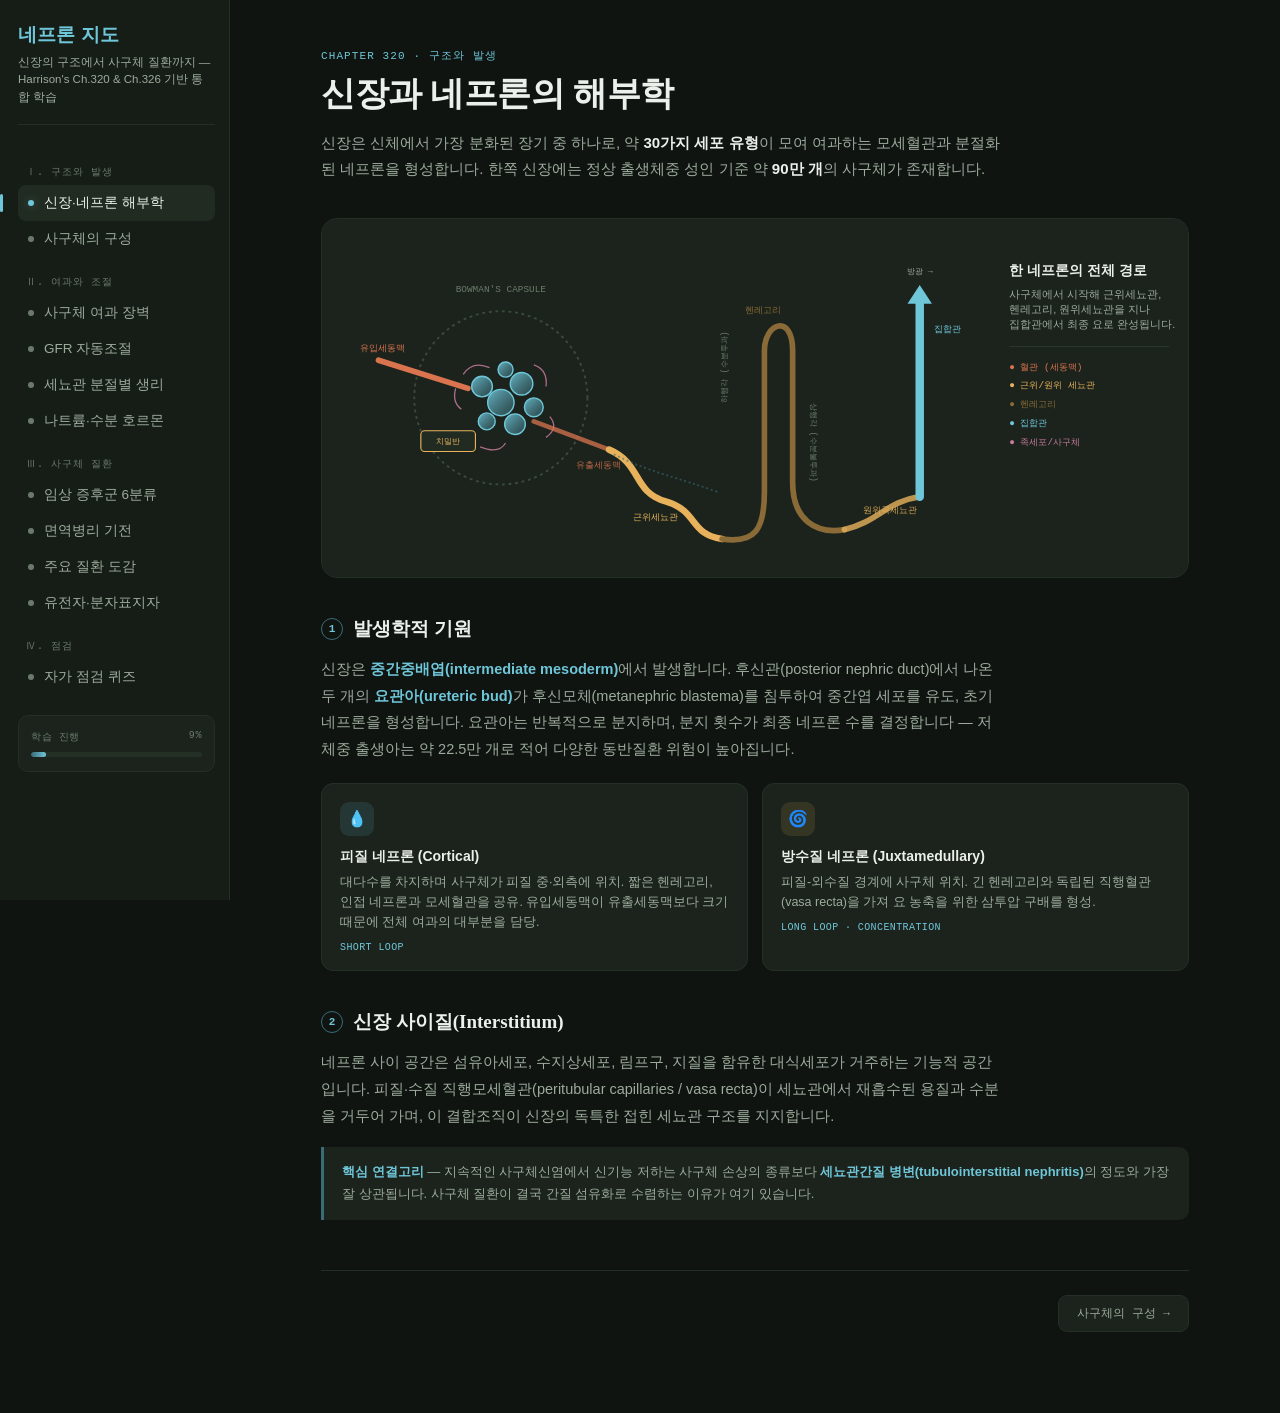
<file: kidneypbl.html>
<!DOCTYPE html>
<html lang="ko">
<head>
<meta charset="UTF-8">
<meta name="viewport" content="width=device-width, initial-scale=1.0">
<title>네프론 지도 | 신장 생리와 사구체 질환</title>
<style>
:root{
  --bg: #0F1410;
  --bg-soft: #161D17;
  --panel: #1B231C;
  --panel-raised: #212B22;
  --line: #2B3A2C;
  --line-soft: #243025;
  --filtrate: #6FC6D9;
  --filtrate-dim: #3A6B76;
  --filtrate-glow: rgba(111,198,217,0.35);
  --tubule: #E8B25C;
  --tubule-dim: #8A6A36;
  --podocyte: #C77B9E;
  --podocyte-dim: #6B4459;
  --alert: #D9744F;
  --alert-dim: #6B3A28;
  --text: #ECF0EA;
  --text-dim: #9DAB9C;
  --text-faint: #6B7A6A;
  --serif: "Source Serif 4", "Noto Serif KR", Georgia, serif;
  --sans: "Pretendard", "Noto Sans KR", -apple-system, sans-serif;
  --mono: "JetBrains Mono", "Noto Sans Mono CJK KR", monospace;
}

*{box-sizing:border-box; margin:0; padding:0;}
html,body{background:var(--bg) !important; color:var(--text); font-family:var(--sans); width:100%; overflow-x:hidden;}
body{ -webkit-font-smoothing:antialiased; }

@font-face{
  font-family:"Source Serif 4";
  src:local("Georgia");
}

::selection{background:var(--filtrate-dim); color:var(--text);}

.app{
  position:relative;
  min-height:100vh;
  display:flex;
  background:var(--bg);
}

/* ===== SIDEBAR / NEPHRON RAIL ===== */
.rail{
  width:230px;
  flex-shrink:0;
  background:var(--bg-soft);
  border-right:1px solid var(--line-soft);
  padding:22px 14px 22px 18px;
  position:sticky;
  top:0;
  height:100vh;
  overflow-y:auto;
  scrollbar-width:thin;
}
.rail::-webkit-scrollbar{width:6px;}
.rail::-webkit-scrollbar-thumb{background:var(--line); border-radius:3px;}

.brand{
  display:flex;
  align-items:baseline;
  gap:8px;
  margin-bottom:6px;
}
.brand-mark{
  font-family:var(--serif);
  font-size:19px;
  font-weight:600;
  color:var(--filtrate);
  letter-spacing:0.01em;
}
.brand-sub{
  font-size:10.5px;
  color:var(--text-faint);
  font-family:var(--mono);
  letter-spacing:0.04em;
}
.brand-tag{
  font-size:11.5px;
  color:var(--text-dim);
  margin-bottom:26px;
  line-height:1.5;
  border-bottom:1px solid var(--line-soft);
  padding-bottom:18px;
}

.nav-group{ margin-bottom:4px; }
.nav-group-label{
  font-family:var(--mono);
  font-size:10px;
  letter-spacing:0.1em;
  color:var(--text-faint);
  text-transform:uppercase;
  padding:14px 8px 6px;
}
.nav-item{
  display:flex;
  align-items:center;
  gap:10px;
  padding:9px 10px;
  border-radius:8px;
  cursor:pointer;
  color:var(--text-dim);
  font-size:13.5px;
  transition:background 0.15s, color 0.15s;
  position:relative;
}
.nav-item:hover{ background:var(--panel); color:var(--text); }
.nav-item.active{ background:var(--panel-raised); color:var(--text); }
.nav-item.active::before{
  content:"";
  position:absolute;
  left:-18px;
  top:50%;
  transform:translateY(-50%);
  width:3px;
  height:18px;
  background:var(--filtrate);
  border-radius:2px;
}
.nav-dot{
  width:6px; height:6px; border-radius:50%;
  background:var(--text-faint);
  flex-shrink:0;
}
.nav-item.active .nav-dot{ background:var(--filtrate); box-shadow:0 0 8px var(--filtrate-glow); }

.progress-wrap{
  margin-top:20px;
  padding:14px 12px;
  background:var(--panel);
  border-radius:10px;
  border:1px solid var(--line-soft);
}
.progress-label{
  font-family:var(--mono);
  font-size:10px;
  color:var(--text-faint);
  letter-spacing:0.06em;
  display:flex;
  justify-content:space-between;
  margin-bottom:8px;
}
.progress-track{
  height:5px;
  background:var(--line-soft);
  border-radius:3px;
  overflow:hidden;
}
.progress-fill{
  height:100%;
  background:linear-gradient(90deg, var(--filtrate-dim), var(--filtrate));
  border-radius:3px;
  width:16%;
  transition:width 0.4s ease;
}

/* ===== MAIN CONTENT ===== */
.main{
  flex:1;
  min-width:0;
  padding:0;
  position:relative;
  background:var(--bg);
}
.section{
  display:none;
  padding:48px 56px 80px;
  max-width:980px;
  margin:0 auto;
  animation:fadeIn 0.35s ease;
}
.section.active{ display:block; }
@keyframes fadeIn{ from{opacity:0; transform:translateY(6px);} to{opacity:1; transform:translateY(0);} }

.section-eyebrow{
  font-family:var(--mono);
  font-size:11px;
  letter-spacing:0.1em;
  color:var(--filtrate);
  text-transform:uppercase;
  margin-bottom:10px;
}
.section-title{
  font-family:var(--serif);
  font-size:34px;
  font-weight:600;
  line-height:1.25;
  margin-bottom:14px;
  letter-spacing:-0.01em;
}
.section-lede{
  font-size:15px;
  color:var(--text-dim);
  line-height:1.75;
  max-width:680px;
  margin-bottom:36px;
}
.section-lede strong{ color:var(--text); font-weight:600; }

h3.block-title{
  font-family:var(--serif);
  font-size:19px;
  font-weight:600;
  margin:38px 0 14px;
  color:var(--text);
  display:flex;
  align-items:center;
  gap:10px;
}
h3.block-title .num{
  font-family:var(--mono);
  font-size:11px;
  color:var(--filtrate);
  border:1px solid var(--filtrate-dim);
  border-radius:50%;
  width:22px; height:22px;
  display:flex; align-items:center; justify-content:center;
  flex-shrink:0;
}
p.body-text{
  font-size:14.5px;
  line-height:1.85;
  color:var(--text-dim);
  margin-bottom:14px;
  max-width:680px;
}
p.body-text strong{ color:var(--text); font-weight:600; }
p.body-text em.term{
  color:var(--filtrate);
  font-style:normal;
  font-weight:600;
}

/* ===== HERO NEPHRON DIAGRAM ===== */
.hero-stage{
  background:var(--panel);
  border:1px solid var(--line-soft);
  border-radius:16px;
  padding:0;
  margin-bottom:8px;
  overflow:hidden;
  position:relative;
}
.hero-stage svg{ display:block; width:100%; height:auto; }

/* ===== CARDS / GRID ===== */
.card-grid{
  display:grid;
  grid-template-columns:repeat(2, 1fr);
  gap:14px;
  margin:20px 0 28px;
}
.card-grid.cols-2{ grid-template-columns:repeat(2, 1fr); }
.card-grid.cols-3{ grid-template-columns:repeat(3, 1fr); }
.info-card{
  background:var(--panel);
  border:1px solid var(--line-soft);
  border-radius:12px;
  padding:18px 18px 16px;
  transition:border-color 0.2s, transform 0.2s;
}
.info-card:hover{ border-color:var(--line); transform:translateY(-1px); }
.info-card .card-icon{
  width:34px; height:34px;
  border-radius:9px;
  display:flex; align-items:center; justify-content:center;
  margin-bottom:12px;
  background:var(--panel-raised);
}
.info-card .card-icon svg{ width:18px; height:18px; }
.info-card .card-title{
  font-size:14px;
  font-weight:700;
  margin-bottom:6px;
  color:var(--text);
}
.info-card .card-desc{
  font-size:12.5px;
  line-height:1.6;
  color:var(--text-dim);
}
.info-card .card-tag{
  display:inline-block;
  margin-top:10px;
  font-family:var(--mono);
  font-size:10px;
  color:var(--filtrate);
  letter-spacing:0.04em;
}

/* ===== TABLE ===== */
.data-table-wrap{
  overflow-x:auto;
  margin:18px 0 30px;
  border:1px solid var(--line-soft);
  border-radius:12px;
}
table.data-table{
  width:100%;
  border-collapse:collapse;
  font-size:12.5px;
}
table.data-table th{
  background:var(--panel-raised);
  color:var(--text-dim);
  font-family:var(--mono);
  font-size:10.5px;
  letter-spacing:0.04em;
  text-transform:uppercase;
  text-align:left;
  padding:11px 14px;
  border-bottom:1px solid var(--line);
  white-space:nowrap;
}
table.data-table td{
  padding:10px 14px;
  border-bottom:1px solid var(--line-soft);
  color:var(--text-dim);
  vertical-align:top;
}
table.data-table tr:last-child td{ border-bottom:none; }
table.data-table tr:hover td{ background:rgba(255,255,255,0.015); }
table.data-table td.label-cell{ color:var(--text); font-weight:600; white-space:nowrap; }
.sev-dots{ font-family:var(--mono); color:var(--alert); letter-spacing:1px; }

/* ===== INTERACTIVE NEPHRON EXPLORER ===== */
.explorer{
  display:grid;
  grid-template-columns: 1.15fr 1fr;
  gap:20px;
  margin:24px 0 36px;
  align-items:start;
}
.explorer-visual{
  background:var(--panel);
  border:1px solid var(--line-soft);
  border-radius:14px;
  padding:20px;
  position:sticky;
  top:24px;
}
.explorer-visual svg{ width:100%; height:auto; display:block; }
.explorer-detail{
  background:var(--panel);
  border:1px solid var(--line-soft);
  border-radius:14px;
  padding:22px;
  min-height:380px;
}
.seg-btn{
  cursor:pointer;
  transition:opacity 0.2s;
}
.seg-btn:hover .seg-shape{ filter:brightness(1.25); }
.seg-shape{ transition:filter 0.2s, stroke-width 0.2s; }
.seg-btn.active .seg-shape{ stroke-width:3; filter:brightness(1.3); }
.seg-label-text{
  font-family:var(--mono);
  font-size:9px;
  fill:var(--text-faint);
  pointer-events:none;
}

.detail-eyebrow{
  font-family:var(--mono);
  font-size:10.5px;
  letter-spacing:0.08em;
  text-transform:uppercase;
  margin-bottom:6px;
}
.detail-title{
  font-family:var(--serif);
  font-size:21px;
  font-weight:600;
  margin-bottom:10px;
}
.detail-stat-row{
  display:flex;
  gap:18px;
  margin:14px 0 16px;
  flex-wrap:wrap;
}
.detail-stat{
  font-family:var(--mono);
}
.detail-stat .v{ font-size:18px; font-weight:700; color:var(--text); }
.detail-stat .k{ font-size:9.5px; color:var(--text-faint); text-transform:uppercase; letter-spacing:0.05em; }
.detail-text{ font-size:13.5px; line-height:1.75; color:var(--text-dim); }
.detail-text strong{ color:var(--text); }
.detail-transporters{
  display:flex;
  flex-wrap:wrap;
  gap:6px;
  margin-top:14px;
}
.transporter-chip{
  font-family:var(--mono);
  font-size:11px;
  padding:4px 9px;
  background:var(--panel-raised);
  border:1px solid var(--line);
  border-radius:6px;
  color:var(--text-dim);
}

/* ===== SYNDROME EXPLORER (tabs) ===== */
.syn-tabs{
  display:flex;
  gap:6px;
  margin:18px 0 0;
  overflow-x:auto;
  padding-bottom:2px;
}
.syn-tab{
  flex-shrink:0;
  padding:9px 16px;
  border-radius:9px 9px 0 0;
  background:var(--panel);
  border:1px solid var(--line-soft);
  border-bottom:none;
  color:var(--text-faint);
  font-size:12.5px;
  cursor:pointer;
  white-space:nowrap;
  transition:color 0.15s, background 0.15s;
}
.syn-tab.active{ background:var(--panel-raised); color:var(--text); border-color:var(--line); }
.syn-panel{
  display:none;
  background:var(--panel-raised);
  border:1px solid var(--line-soft);
  border-radius:0 12px 12px 12px;
  padding:24px;
  margin-bottom:30px;
}
.syn-panel.active{ display:block; }
.syn-grid{
  display:grid;
  grid-template-columns: repeat(4, 1fr);
  gap:14px;
  margin:16px 0;
}
.syn-metric{
  background:var(--panel);
  border-radius:10px;
  padding:14px;
  text-align:center;
}
.syn-metric .m-label{ font-family:var(--mono); font-size:9.5px; color:var(--text-faint); text-transform:uppercase; margin-bottom:8px; }
.syn-metric .m-bar{
  height:6px;
  background:var(--line-soft);
  border-radius:3px;
  overflow:hidden;
  margin-bottom:6px;
}
.syn-metric .m-fill{ height:100%; border-radius:3px; }
.syn-metric .m-val{ font-family:var(--mono); font-size:11px; color:var(--text-dim); }

/* ===== DISEASE CARDS (accordion) ===== */
.disease-list{ margin:20px 0 30px; }
.disease-item{
  border:1px solid var(--line-soft);
  border-radius:12px;
  margin-bottom:10px;
  overflow:hidden;
  background:var(--panel);
}
.disease-head{
  padding:16px 20px;
  display:flex;
  align-items:center;
  justify-content:space-between;
  cursor:pointer;
  gap:14px;
}
.disease-head:hover{ background:var(--panel-raised); }
.disease-head-left{ display:flex; align-items:center; gap:14px; min-width:0; }
.disease-swatch{
  width:9px; height:9px; border-radius:50%;
  flex-shrink:0;
}
.disease-name{ font-weight:700; font-size:14.5px; color:var(--text); }
.disease-name-en{ font-family:var(--mono); font-size:10.5px; color:var(--text-faint); margin-top:2px; }
.disease-chevron{
  font-family:var(--mono);
  color:var(--text-faint);
  transition:transform 0.25s;
  flex-shrink:0;
}
.disease-item.open .disease-chevron{ transform:rotate(180deg); }
.disease-body{
  max-height:0;
  overflow:hidden;
  transition:max-height 0.3s ease;
}
.disease-item.open .disease-body{ max-height:2000px; }
.disease-body-inner{
  padding:0 20px 22px;
  display:grid;
  grid-template-columns: repeat(3, 1fr);
  gap:18px;
}
.dbi-col .dbi-label{
  font-family:var(--mono);
  font-size:10px;
  letter-spacing:0.06em;
  text-transform:uppercase;
  color:var(--filtrate);
  margin-bottom:8px;
}
.dbi-col p{ font-size:12.5px; line-height:1.7; color:var(--text-dim); }
.dbi-col ul{ font-size:12.5px; line-height:1.7; color:var(--text-dim); padding-left:16px; margin-top:4px;}
.dbi-col li{ margin-bottom:3px; }

/* ===== GENETICS GRID ===== */
.gene-grid{
  display:grid;
  grid-template-columns:repeat(auto-fill, minmax(150px, 1fr));
  gap:10px;
  margin:18px 0 30px;
}
.gene-card{
  background:var(--panel);
  border:1px solid var(--line-soft);
  border-radius:10px;
  padding:14px;
  transition:border-color 0.2s;
}
.gene-card:hover{ border-color:var(--podocyte); }
.gene-name{
  font-family:var(--mono);
  font-weight:700;
  font-size:13px;
  color:var(--podocyte);
  margin-bottom:4px;
}
.gene-protein{ font-size:11.5px; color:var(--text); margin-bottom:6px; line-height:1.4; }
.gene-disease{ font-size:10.5px; color:var(--text-faint); line-height:1.4; }

/* ===== IMMUNE PATHWAY DIAGRAM ===== */
.flow-diagram{
  background:var(--panel);
  border:1px solid var(--line-soft);
  border-radius:14px;
  padding:24px;
  margin:20px 0 30px;
}
.flow-row{
  display:flex;
  align-items:center;
  gap:10px;
  flex-wrap:wrap;
  margin-bottom:14px;
}
.flow-node{
  background:var(--panel-raised);
  border:1px solid var(--line);
  border-radius:9px;
  padding:10px 14px;
  font-size:12.5px;
  color:var(--text);
  font-weight:600;
  white-space:nowrap;
}
.flow-node.accent{ border-color:var(--alert-dim); color:var(--alert); background:rgba(217,116,79,0.08); }
.flow-node.filt{ border-color:var(--filtrate-dim); color:var(--filtrate); background:rgba(111,198,217,0.08); }
.flow-arrow{ color:var(--text-faint); font-size:14px; }

/* ===== QUIZ ===== */
.quiz-box{
  background:var(--panel);
  border:1px solid var(--line-soft);
  border-radius:14px;
  padding:26px;
  margin:24px 0;
}
.quiz-progress{
  font-family:var(--mono);
  font-size:11px;
  color:var(--text-faint);
  margin-bottom:14px;
}
.quiz-question{
  font-size:16px;
  font-weight:600;
  margin-bottom:18px;
  line-height:1.5;
}
.quiz-options{ display:flex; flex-direction:column; gap:8px; }
.quiz-option{
  text-align:left;
  background:var(--panel-raised);
  border:1px solid var(--line);
  border-radius:9px;
  padding:12px 16px;
  color:var(--text-dim);
  font-size:13.5px;
  cursor:pointer;
  transition:border-color 0.15s, background 0.15s;
}
.quiz-option:hover{ border-color:var(--filtrate-dim); }
.quiz-option.correct{ border-color:var(--filtrate); background:rgba(111,198,217,0.1); color:var(--text); }
.quiz-option.wrong{ border-color:var(--alert); background:rgba(217,116,79,0.1); color:var(--text); }
.quiz-explain{
  margin-top:16px;
  padding:14px 16px;
  background:var(--panel-raised);
  border-radius:9px;
  font-size:12.5px;
  line-height:1.7;
  color:var(--text-dim);
  display:none;
}
.quiz-explain.show{ display:block; }
.quiz-nav{ display:flex; justify-content:space-between; margin-top:18px; align-items:center; }
.quiz-btn{
  font-family:var(--mono);
  font-size:11px;
  background:none;
  border:1px solid var(--line);
  color:var(--text-dim);
  padding:8px 16px;
  border-radius:7px;
  cursor:pointer;
}
.quiz-btn:hover{ border-color:var(--filtrate); color:var(--text); }
.quiz-score{ font-family:var(--mono); font-size:12px; color:var(--filtrate); }

/* footer nav buttons */
.section-footer-nav{
  display:flex;
  justify-content:space-between;
  margin-top:50px;
  padding-top:24px;
  border-top:1px solid var(--line-soft);
}
.foot-nav-btn{
  font-family:var(--mono);
  font-size:11.5px;
  color:var(--text-dim);
  background:var(--panel);
  border:1px solid var(--line-soft);
  padding:10px 18px;
  border-radius:9px;
  cursor:pointer;
  display:flex;
  align-items:center;
  gap:8px;
  transition:border-color 0.15s, color 0.15s;
}
.foot-nav-btn:hover{ border-color:var(--filtrate); color:var(--text); }

/* small badges */
.badge{
  display:inline-flex;
  align-items:center;
  font-family:var(--mono);
  font-size:10px;
  padding:3px 8px;
  border-radius:5px;
  margin-right:6px;
  letter-spacing:0.02em;
}
.badge.primary{ background:rgba(111,198,217,0.12); color:var(--filtrate); }
.badge.tubule{ background:rgba(232,178,92,0.12); color:var(--tubule); }
.badge.podo{ background:rgba(199,123,158,0.12); color:var(--podocyte); }
.badge.alert{ background:rgba(217,116,79,0.12); color:var(--alert); }

.callout{
  border-left:3px solid var(--filtrate-dim);
  background:var(--panel);
  border-radius:0 10px 10px 0;
  padding:14px 18px;
  margin:18px 0;
  font-size:13px;
  line-height:1.7;
  color:var(--text-dim);
}
.callout strong{ color:var(--filtrate); }

/* ===== ADDED CUSTOM INTERACTIVE COMPONENTS CSS ===== */
.sandwich-container {
  display: flex;
  flex-direction: column;
  gap: 10px;
  margin: 20px 0;
}
.sandwich-layer {
  background: var(--panel);
  border: 1px solid var(--line-soft);
  border-radius: 8px;
  padding: 14px 18px;
  cursor: pointer;
  transition: border-color 0.15s, background-color 0.15s;
}
.sandwich-layer:hover {
  border-color: var(--filtrate-dim);
  background: var(--panel-raised);
}
.sandwich-layer.active {
  border-color: var(--filtrate);
  background: var(--panel-raised);
  box-shadow: 0 0 10px var(--filtrate-glow);
}
.layer-title {
  font-size: 14px;
  font-weight: 700;
  display: flex;
  justify-content: space-between;
  align-items: center;
}
.layer-body {
  font-size: 13px;
  color: var(--text-dim);
  margin-top: 8px;
  line-height: 1.6;
  display: none;
}
.sandwich-layer.active .layer-body {
  display: block;
}

.formula-display {
  background: var(--panel);
  border: 1px solid var(--line-soft);
  border-radius: 10px;
  padding: 18px;
  margin: 18px 0;
  display: flex;
  flex-direction: column;
  align-items: center;
  justify-content: center;
  gap: 6px;
}
.formula-line {
  font-family: var(--mono);
  font-size: 16px;
  font-weight: 700;
}
.formula-legend {
  display: flex;
  flex-wrap: wrap;
  gap: 12px;
  justify-content: center;
  margin-top: 10px;
  border-top: 1px solid var(--line-soft);
  padding-top: 10px;
  width: 100%;
}
.legend-item {
  font-size: 11px;
  font-family: var(--mono);
  color: var(--text-dim);
}

.concept-grid {
  display: grid;
  grid-template-columns: repeat(2, 1fr);
  gap: 16px;
  margin: 20px 0;
}
.concept-card {
  background: var(--panel);
  border-radius: 12px;
  padding: 20px;
  border: 1px solid var(--line-soft);
}
.concept-card.nephritic { border-top: 4px solid var(--alert); }
.concept-card.nephrotic { border-top: 4px solid var(--filtrate); }
.concept-card h4 {
  font-size: 16px;
  font-weight: 700;
  margin-bottom: 4px;
  display: flex;
  align-items: center;
  gap: 8px;
}
.concept-tagline {
  font-size: 11px;
  font-family: var(--mono);
  color: var(--text-faint);
  margin-bottom: 12px;
}
.concept-list {
  font-size: 13px;
  line-height: 1.65;
  color: var(--text-dim);
}
.concept-list li {
  margin-bottom: 8px;
  list-style-type: none;
  padding-left: 10px;
  border-left: 2px solid var(--line-soft);
}

/* mobile menu toggle */
.mobile-toggle{
  display:none;
  position:fixed;
  top:14px; left:14px;
  z-index:100;
  background:var(--panel-raised);
  border:1px solid var(--line);
  border-radius:9px;
  width:38px; height:38px;
  align-items:center;
  justify-content:center;
  cursor:pointer;
}
.mobile-toggle svg{ width:18px; height:18px; }

@media (max-width: 880px){
  .rail{
    position:fixed;
    left:0; top:0;
    z-index:90;
    transform:translateX(-100%);
    transition:transform 0.25s ease;
    box-shadow:8px 0 30px rgba(0,0,0,0.4);
  }
  .rail.open{ transform:translateX(0); }
  .mobile-toggle{ display:flex; }
  .section{ padding:70px 20px 60px; }
  .section-title{ font-size:26px; }
  .card-grid, .card-grid.cols-3{ grid-template-columns:1fr; }
  .explorer{ grid-template-columns:1fr; }
  .explorer-visual{ position:static; }
  .disease-body-inner{ grid-template-columns:1fr; }
  .syn-grid{ grid-template-columns:repeat(2,1fr); }
  .gene-grid{ grid-template-columns:repeat(2,1fr); }
  .concept-grid { grid-template-columns: 1fr; }
}
</style>
</head>
<body>

<button class="mobile-toggle" id="mobileToggle">
  <svg viewBox="0 0 24 24" fill="none" stroke="currentColor" stroke-width="2"><path d="M3 12h18M3 6h18M3 18h18" stroke-linecap="round"/></svg>
</button>

<div class="app">
  <!-- ============ RAIL / NAV ============ -->
  <nav class="rail" id="rail">
    <div class="brand">
      <span class="brand-mark">네프론 지도</span>
    </div>
    <div class="brand-tag">신장의 구조에서 사구체 질환까지 — Harrison's Ch.320 &amp; Ch.326 기반 통합 학습</div>

    <div class="nav-group">
      <div class="nav-group-label">Ⅰ. 구조와 발생</div>
      <div class="nav-item" data-target="s-anatomy"><span class="nav-dot"></span>신장·네프론 해부학</div>
      <div class="nav-item" data-target="s-glomerulus"><span class="nav-dot"></span>사구체의 구성</div>
    </div>
    <div class="nav-group">
      <div class="nav-group-label">Ⅱ. 여과와 조절</div>
      <div class="nav-item" data-target="s-filtration"><span class="nav-dot"></span>사구체 여과 장벽</div>
      <div class="nav-item" data-target="s-gfr"><span class="nav-dot"></span>GFR 자동조절</div>
      <div class="nav-item" data-target="s-tubule"><span class="nav-dot"></span>세뇨관 분절별 생리</div>
      <div class="nav-item" data-target="s-hormone"><span class="nav-dot"></span>나트륨·수분 호르몬</div>
    </div>
    <div class="nav-group">
      <div class="nav-group-label">Ⅲ. 사구체 질환</div>
      <div class="nav-item" data-target="s-syndromes"><span class="nav-dot"></span>임상 증후군 6분류</div>
      <div class="nav-item" data-target="s-pathogenesis"><span class="nav-dot"></span>면역병리 기전</div>
      <div class="nav-item" data-target="s-diseases"><span class="nav-dot"></span>주요 질환 도감</div>
      <div class="nav-item" data-target="s-genetics"><span class="nav-dot"></span>유전자·분자표지자</div>
    </div>
    <div class="nav-group">
      <div class="nav-group-label">Ⅳ. 점검</div>
      <div class="nav-item" data-target="s-quiz"><span class="nav-dot"></span>자가 점검 퀴즈</div>
    </div>

    <div class="progress-wrap">
      <div class="progress-label"><span>학습 진행</span><span id="progressPct">9%</span></div>
      <div class="progress-track"><div class="progress-fill" id="progressFill"></div></div>
    </div>
  </nav>

  <!-- ============ MAIN ============ -->
  <main class="main">

    <!-- ===================== 1. ANATOMY ===================== -->
    <section class="section active" id="s-anatomy" data-order="0">
      <div class="section-eyebrow">Chapter 320 · 구조와 발생</div>
      <h1 class="section-title">신장과 네프론의 해부학</h1>
      <p class="section-lede">신장은 신체에서 가장 분화된 장기 중 하나로, 약 <strong>30가지 세포 유형</strong>이 모여 여과하는 모세혈관과 분절화된 네프론을 형성합니다. 한쪽 신장에는 정상 출생체중 성인 기준 약 <strong>90만 개</strong>의 사구체가 존재합니다.</p>

      <div class="hero-stage" id="nephronHeroMount"></div>

      <h3 class="block-title"><span class="num">1</span>발생학적 기원</h3>
      <p class="body-text">신장은 <em class="term">중간중배엽(intermediate mesoderm)</em>에서 발생합니다. 후신관(posterior nephric duct)에서 나온 두 개의 <em class="term">요관아(ureteric bud)</em>가 후신모체(metanephric blastema)를 침투하여 중간엽 세포를 유도, 초기 네프론을 형성합니다. 요관아는 반복적으로 분지하며, 분지 횟수가 최종 네프론 수를 결정합니다 — 저체중 출생아는 약 22.5만 개로 적어 다양한 동반질환 위험이 높아집니다.</p>

      <div class="card-grid">
        <div class="info-card">
          <div class="card-icon" style="background:rgba(111,198,217,0.12)">💧</div>
          <div class="card-title">피질 네프론 (Cortical)</div>
          <div class="card-desc">대다수를 차지하며 사구체가 피질 중·외측에 위치. 짧은 헨레고리, 인접 네프론과 모세혈관을 공유. 유입세동맥이 유출세동맥보다 크기 때문에 전체 여과의 대부분을 담당.</div>
          <span class="card-tag">SHORT LOOP</span>
        </div>
        <div class="info-card">
          <div class="card-icon" style="background:rgba(232,178,92,0.12)">🌀</div>
          <div class="card-title">방수질 네프론 (Juxtamedullary)</div>
          <div class="card-desc">피질-외수질 경계에 사구체 위치. 긴 헨레고리와 독립된 직행혈관(vasa recta)을 가져 요 농축을 위한 삼투압 구배를 형성.</div>
          <span class="card-tag">LONG LOOP · CONCENTRATION</span>
        </div>
      </div>

      <h3 class="block-title"><span class="num">2</span>신장 사이질(Interstitium)</h3>
      <p class="body-text">네프론 사이 공간은 섬유아세포, 수지상세포, 림프구, 지질을 함유한 대식세포가 거주하는 기능적 공간입니다. 피질·수질 직행모세혈관(peritubular capillaries / vasa recta)이 세뇨관에서 재흡수된 용질과 수분을 거두어 가며, 이 결합조직이 신장의 독특한 접힌 세뇨관 구조를 지지합니다.</p>

      <div class="callout"><strong>핵심 연결고리</strong> — 지속적인 사구체신염에서 신기능 저하는 사구체 손상의 종류보다 <strong>세뇨관간질 병변(tubulointerstitial nephritis)</strong>의 정도와 가장 잘 상관됩니다. 사구체 질환이 결국 간질 섬유화로 수렴하는 이유가 여기 있습니다.</div>

      <div class="section-footer-nav">
        <div style="width:1px"></div>
        <button class="foot-nav-btn" data-nav="s-glomerulus">사구체의 구성 →</button>
      </div>
    </section>

    <!-- ===================== 2. GLOMERULUS ===================== -->
    <section class="section" id="s-glomerulus" data-order="1">
      <div class="section-eyebrow">Chapter 326 · 구조</div>
      <h1 class="section-title">사구체의 구성</h1>
      <p class="section-lede">사구체 모세혈관총(tuft)은 보우만 공간(Bowman's space) 안에 위치하며, <strong>유입세동맥 → 모세혈관총 → 유출세동맥</strong>으로 이어지는 독특한 <em class="term">세동맥 문맥계(arteriolar portal system)</em>를 형성합니다.</p>

      <div class="card-grid cols-3">
        <div class="info-card">
          <div class="card-icon" style="background:rgba(199,123,158,0.12)">🔬</div>
          <div class="card-title">족세포 (Podocyte)</div>
          <div class="card-desc">모세혈관 바깥을 둘러싸는 족돌기(foot process)를 뻗어 인접 족세포와 <em>슬릿공막(slit-pore membrane)</em>으로 연결. 여과 장벽의 최종 관문.</div>
        </div>
        <div class="info-card">
          <div class="card-icon" style="background:rgba(111,198,217,0.12)">🩸</div>
          <div class="card-title">유창내피세포</div>
          <div class="card-desc">사구체기저막(GBM) 위에 놓인 구멍이 있는(fenestrated) 내피세포. 혈구를 막되 혈장 성분은 통과시킴.</div>
        </div>
        <div class="info-card">
          <div class="card-icon" style="background:rgba(232,178,92,0.12)">🕸️</div>
          <div class="card-title">메산지움 (Mesangium)</div>
          <div class="card-desc">모세혈관총을 지지하는 기질. 메산지움 세포는 사구체곁세포와 발생학적으로 유사하며 수축성 액틴-미오신을 함유.</div>
        </div>
      </div>

      <!-- INTERACTIVE 3-LAYER SANDWICH COMPONENT -->
      <h3 class="block-title"><span class="num">1</span>사구체 여과 장벽의 3차원적 물리 관계</h3>
      <p class="body-text">사구체는 소변이 모이는 주머니(보우만 공간) 내부로 조밀하게 포개진 여과 특화 모세혈관벽입니다. 안쪽(혈액 내강)에서 바깥쪽(소변 공간)으로 향할 때 나타나는 3중 필터 구조를 클릭하여 확인하십시오.</p>
      
      <div class="sandwich-container">
        <div class="sandwich-layer active" data-layer="1">
          <div class="layer-title" style="color:var(--filtrate)">
            <span>1. 유창내피세포 (Fenestrated Endothelium)</span>
            <span style="font-size:11px; font-family:var(--mono);">[가장 안쪽 · 혈액 대면]</span>
          </div>
          <div class="layer-body">
            혈액이 흐르는 내강과 직접 맞닿아 있는 세포층입니다. 세포질 전체에 <strong>70~100nm 크기의 수많은 미세 창문형 구멍(Fenestrae)</strong>이 뚫려 있습니다. 물, 전해질, 미세 용질은 아무 저항 없이 통과시키지만 적혈구, 백혈구, 혈소판 같은 <strong>거대한 혈구 세포들이 요로 유출되지 못하게 1차 바리케이드</strong> 역할을 담당합니다.
          </div>
        </div>
        <div class="sandwich-layer" data-layer="2">
          <div class="layer-title" style="color:var(--tubule)">
            <span>2. 사구체기저막 (GBM, Glomerular Basement Membrane)</span>
            <span style="font-size:11px; font-family:var(--mono);">[중간 지지층 · 그물 패드]</span>
          </div>
          <div class="layer-body">
            혈관내피세포와 바깥 족세포 상피 사이에 샌드위치 속처럼 끼어 있는 두꺼운 무세포성 기질망입니다. <strong>Ⅳ형 콜라겐 그물망 골격</strong>이 형태 안정성을 부여하며, 강한 음(-)전하를 띠는 <strong>헤파란 황산염(Heparan sulfate)</strong> 다당류 등으로 구성됩니다. 장벽 전체의 인장 강도를 지탱하는 물리적 뼈대이자 강력한 정전기적 <strong>전하 장벽</strong>의 주축입니다.
          </div>
        </div>
        <div class="sandwich-layer" data-layer="3">
          <div class="layer-title" style="color:var(--podocyte)">
            <span>3. 장측 상피세포: 족세포 (Visceral Epithelium = Podocyte)</span>
            <span style="font-size:11px; font-family:var(--mono);">[가장 바깥쪽 · 소변 공간 대면]</span>
          </div>
          <div class="layer-body">
            사구체기저막(GBM)의 바깥 표면을 문어발처럼 입체적으로 감싸고 있는 특수 상피세포층입니다. 세포 끝단에서 갈라져 나온 수많은 **발돌기(Foot process)**들이 지퍼 형태로 교차 배열되며, 그 미세한 틈새에 **4~11nm 크기의 슬릿공막(Slit diaphragm)** 필터를 구축합니다. 혈청 알부민 등의 유익 단백질 유출을 최종 차단하는 <strong>기하학적 핵심 필터</strong> 관문입니다.
          </div>
        </div>
      </div>

      <h3 class="block-title"><span class="num">2</span>알부민 여과의 역설</h3>
      <p class="body-text">알부민은 음전하를 띠어 음전하인 GBM과 반발해야 하지만, 물리적 반경이 <strong>3.6nm</strong>로 GBM·슬릿공막의 공극(반경 <strong>4nm</strong>)보다 작아 일정량이 항상 여과됩니다. 정상인은 하루 평균 <strong>8–10mg</strong>의 알부민을 배설하며(요 전체 단백의 20–60%), 이는 근위세뇨관의 <em class="term">메갈린(megalin)</em>·<em class="term">큐빌린(cubilin)</em> 수용체로 재흡수되고 남은 양입니다.</p>

      <div class="data-table-wrap">
        <table class="data-table">
          <thead><tr><th>구분</th><th>24시간 알부민 (mg)</th><th>알부민/크레아티닌비 (mg/g)</th><th>딥스틱</th><th>24시간 요단백 (mg)</th></tr></thead>
          <tbody>
            <tr><td class="label-cell">정상</td><td>8–10</td><td>&lt;30</td><td>–</td><td>&lt;150</td></tr>
            <tr><td class="label-cell">미세알부민뇨</td><td>30–300</td><td>30–300</td><td>–/Trace/1+</td><td>–/&gt;150</td></tr>
            <tr><td class="label-cell">단백뇨</td><td>&gt;300</td><td>&gt;300</td><td>Trace–3+</td><td>&gt;150</td></tr>
          </tbody>
        </table>
      </div>
      <p class="body-text" style="font-size:12px; color:var(--text-faint)">선별검사로는 요 알부민/크레아티닌비(UACR) &gt;30mg/g이 추가 검사의 기준이 됩니다 (Table 326-1).</p>

      <div class="section-footer-nav">
        <button class="foot-nav-btn" data-nav="s-anatomy">← 신장·네프론 해부학</button>
        <button class="foot-nav-btn" data-nav="s-filtration">사구체 여과 장벽 →</button>
      </div>
    </section>

    <!-- ===================== 3. FILTRATION BARRIER ===================== -->
    <section class="section" id="s-filtration" data-order="2">
      <div class="section-eyebrow">Chapter 320 · 여과 역학</div>
      <h1 class="section-title">사구체 여과 장벽과 결정 요인</h1>
      <p class="section-lede">신혈류량은 심박출량의 약 <strong>20%(1000mL/min)</strong>를 차지합니다. 사구체는 매일 <strong>120–180L</strong>의 혈장수분을 여과하며, 신혈장유량의 약 20%가 보우만 공간으로 들어갑니다(여과율, filtration fraction).</p>

      <div id="filtrationDiagramMount" class="hero-stage" style="padding:20px;"></div>

      <h3 class="block-title"><span class="num">1</span>여과 제어 스타링 유체역학 수식</h3>
      <p class="body-text">사구체 여과율(GFR)은 물리적인 필터 면적 상태를 의미하는 여과 계수(Kf)와 사구체 장벽 안팎의 압력 차이를 나타내는 순 여과압의 조화로 조율됩니다.</p>
      
      <!-- Native HTML-based fluid dynamic equations board (No LaTeX Raw strings) -->
      <div class="formula-display">
        <div class="formula-line" style="color:var(--filtrate)">
          GFR = Kf × [ (P_GC - P_BS) - (π_GC - π_BS) ]
        </div>
        <div class="formula-legend">
          <div class="legend-item"><b style="color:var(--filtrate)">Kf</b> : 여과 계수 (필터 면적/투과성)</div>
          <div class="legend-item"><b style="color:var(--alert)">P_GC</b> : 사구체 모세혈관 내부 정수압</div>
          <div class="legend-item"><b style="color:var(--tubule)">P_BS</b> : 보우만 주머니 공간 정수압</div>
          <div class="legend-item"><b style="color:#6FC6D9">π_GC</b> : 사구체 모세혈관 내부 교질삼투압</div>
          <div class="legend-item"><b style="color:var(--text-faint)">π_BS</b> : 보우만 공간 내부 교질삼투압 (≒ 0)</div>
        </div>
      </div>
      
      <p class="body-text">모세혈관 내부에서 물을 밀어내려는 정수압 구배(P_GC - P_BS)가 여과의 근본 추진력이며, 단백질 농도 농축에 의해 수분을 끌어당기려는 모세혈관 내부 교질삼투압(π_GC)이 여과에 강력한 저항력으로 작동합니다.</p>

      <h3 class="block-title"><span class="num">2</span>단백뇨(Proteinuria)가 발생하는 기전</h3>
      <p class="body-text">사구체 필터 장벽에 결함이 유발되어 단백뇨가 도출되는 경로는 여과 선택막의 <strong>크기 및 전하 선택성 붕괴</strong> 현상으로 설명됩니다.</p>
      
      <div class="card-grid">
        <div class="info-card">
          <div class="card-title" style="color:var(--filtrate)">크기 선택성 (Size Selectivity) 붕괴</div>
          <div class="card-desc">족세포 발돌기 슬릿의 물리적 통과 제한 폭은 약 <strong>4nm</strong>이나 혈장 알부민의 유효 반경은 <strong>3.6nm</strong>입니다. 장벽 뼈대 조직에 구조적 균열이나 단열이 발생해 필터 틈새가 인장되면 알부민 분자가 대량 유출됩니다.</div>
        </div>
        <div class="info-card">
          <div class="card-title" style="color:var(--podocyte)">전하 선택성 (Charge Selectivity) 붕괴</div>
          <div class="card-desc">사구체기저막(GBM)과 족세포 외막은 <strong>헤파란 황산염</strong> 음이온 때문에 강한 <strong>음(-)전하</strong> 배리어를 형성합니다. 음전하인 알부민과의 자석 같은 정전기적 반발력이 면역 염증성 손상으로 소실되면 통과도가 수배 증가합니다.</div>
        </div>
      </div>

      <h3 class="block-title"><span class="num">3</span>스타링 법칙과 전신 부종(Edema)의 발생 경로</h3>
      <p class="body-text">신장 여과 기능 저하 시 동반되는 손발 및 전신 오목부종(Pitting Edema)은 전신 모세혈관막 안팎의 체액 균형이 파괴되는 현상이며, 아래의 이동량 공식에 통제를 받습니다.</p>
      
      <div class="formula-display" style="padding:12px;">
        <div class="formula-line" style="font-size:13px; color:var(--alert)">간질 체액 누출량 ∝ (P_혈관 - P_간질) - (π_혈관 - π_간질)</div>
      </div>

      <div class="card-grid">
        <div class="info-card">
          <div class="card-title" style="color:var(--alert)">Underfill 경로 (교질삼투압 저하형)</div>
          <div class="card-desc">사구체 여과막 파괴 ➔ 하루 3.5g 이상의 대량 단백뇨 배설 ➔ 혈청 알부민 수치 폭락(&lt; 3.0 g/dL) ➔ 전신 혈관 내부 교질삼투압(π_혈관) 붕괴 ➔ 수분을 당기지 못해 수분이 간질 공간으로 전면 이행하여 부종 유발.</div>
        </div>
        <div class="info-card">
          <div class="card-title" style="color:var(--tubule)">Overfill 경로 (혈관 정수압 상승형)</div>
          <div class="card-desc">사구체신염 등 염증성 폐색 ➔ 네프론의 사구체여과율(GFR) 붕괴 ➔ 신장의 나트륨 및 체수분 배설 통로 정체 ➔ 전신 혈관 용량 과부하 및 혈관벽 압착 ➔ 전신 모세혈관 정수압(P_혈관) 상승 ➔ 수분을 외부로 밀어내 부종 유발.</div>
        </div>
      </div>

      <h3 class="block-title"><span class="num">4</span>GFR 자동조절의 세 기전</h3>
      <div class="card-grid cols-3">
        <div class="info-card">
          <div class="card-title">① 근원성 반사 (Myogenic)</div>
          <div class="card-desc">유입세동맥의 자율적 혈관반응. 관류압 상승/하강에 즉각 수축/이완하여 급격한 전신압 변화로부터 모세혈관을 보호.</div>
        </div>
        <div class="info-card">
          <div class="card-title">② 세관-사구체 피드백 (TGF)</div>
          <div class="card-desc"><em class="term">치밀반(macula densa)</em>이 헨레고리 상행각 말단에서 용질 농도·유량을 감지. 유량 증가 → ATP/아데노신 방출 → 유입세동맥 수축 → GFR 정상화.</div>
        </div>
        <div class="info-card">
          <div class="card-title">③ 안지오텐신Ⅱ</div>
          <div class="card-desc">신혈류 감소 시 사구체곁세포에서 레닌 분비 → AngⅡ 생성 → <strong>유출세동맥 수축</strong>으로 사구체 정수압 상승, GFR 정상화.</div>
        </div>
      </div>

      <div class="section-footer-nav">
        <button class="foot-nav-btn" data-nav="s-glomerulus">← 사구체의 구성</button>
        <button class="foot-nav-btn" data-nav="s-gfr">GFR 자동조절 상세 →</button>
      </div>
    </section>

    <!-- ===================== 4. GFR / TGF deep dive ===================== -->
    <section class="section" id="s-gfr" data-order="3">
      <div class="section-eyebrow">Chapter 320 · 조절</div>
      <h1 class="section-title">사구체곁장치와 TGF 신호</h1>
      <p class="section-lede">사구체곁장치(juxtaglomerular apparatus)는 치밀반, 사구체곁세포(과립세포), 메산지움외 세포로 구성되어 여과와 혈압 사이의 실시간 통신을 담당합니다.</p>

      <div id="jgaMount" class="hero-stage" style="padding:20px;"></div>

      <h3 class="block-title"><span class="num">1</span>치밀반의 신호물질</h3>
      <p class="body-text">고유량 상태에서 치밀반으로의 용질 전달이 증가하면 NaCl 재흡수 증가에 따라 <em class="term">ATP</em>가 방출되고, 세포외에서 <em class="term">아데노신</em>으로 대사되어 유입세동맥을 강력히 수축시킵니다. 안지오텐신Ⅱ와 활성산소는 TGF를 증강시키고, 산화질소(NO)는 TGF를 둔화시킵니다.</p>

      <div class="card-grid">
        <div class="info-card">
          <div class="card-title">고유량 시</div>
          <div class="card-desc">치밀반 용질 전달 ↑ → ATP→아데노신 → 유입세동맥 <strong>수축</strong> → GFR 정상화 (하향 조절)</div>
        </div>
        <div class="info-card">
          <div class="card-title">저유량 시</div>
          <div class="card-desc">치밀반 용질 전달 ↓ → TGF 약화 → 유입세동맥 <strong>이완</strong> → GFR 정상 수준 회복 (상향 조절)</div>
        </div>
      </div>

      <h3 class="block-title"><span class="num">2</span>임상 연결: 진행성 신질환의 메커니즘</h3>
      <p class="body-text">간질 염증·섬유화로 치밀반이 둘러싸이면 레닌 분비가 줄어 AngⅡ에 의한 혈관긴장도가 떨어지고, 전반적인 세동맥긴장 저하로 여과가 감소합니다. 동시에 손상되지 않은 사구체는 <em class="term">사구체 내 고혈압</em>을 겪어 메산지움 경화와 사구체경화증이 인접 사구체로 확산됩니다 — 이것이 만성 신질환이 자가증폭하는 핵심 기전입니다.</p>

      <div class="section-footer-nav">
        <button class="foot-nav-btn" data-nav="s-filtration">← 사구체 여과 장벽</button>
        <button class="foot-nav-btn" data-nav="s-tubule">세뇨관 분절별 생리 →</button>
      </div>
    </section>

    <!-- ===================== 5. TUBULE EXPLORER ===================== -->
    <section class="section" id="s-tubule" data-order="4">
      <div class="section-eyebrow">Chapter 320 · 세뇨관 수송</div>
      <h1 class="section-title">네프론 분절을 클릭해 탐색하기</h1>
      <p class="section-lede">각 분절을 선택하면 재흡수·분비 비율, 핵심 수송체, 관련 약물·유전질환이 표시됩니다.</p>

      <div class="explorer">
        <div class="explorer-visual" id="tubuleVisualMount"></div>
        <div class="explorer-detail" id="tubuleDetailMount"></div>
      </div>

      <h3 class="block-title"><span class="num">1</span>상피 수송의 두 경로</h3>
      <div class="card-grid">
        <div class="info-card">
          <div class="card-title">세포경유 수송 (Cellular)</div>
          <div class="card-desc">첨단막(apical) → 세포질 → 측저막(basolateral)을 가로지르는 수송체·채널·펌프 매개 이동.</div>
        </div>
        <div class="info-card">
          <div class="card-title">세포곁 수송 (Paracellular)</div>
          <div class="card-desc">세포 사이 밀착연접(tight junction)을 통한 이동. 근위세뇨관은 "leaky(누설성)", 집합관은 "tight"한 고저항 상피.</div>
        </div>
      </div>

      <h3 class="block-title"><span class="num">2</span>막 수송의 4가지 양식</h3>
      <div class="card-grid cols-3">
        <div class="info-card"><div class="card-title">능동수송 (Pump)</div><div class="card-desc">ATP 가수분해 필요. Na⁺/K⁺-ATPase, H⁺-ATPase, Ca²⁺-ATPase.</div></div>
        <div class="info-card"><div class="card-title">촉진확산 (Uniporter)</div><div class="card-desc">농도구배 따라 단순 운반체 통과. 예: GLUT2 포도당 수송.</div></div>
        <div class="info-card"><div class="card-title">2차능동수송</div><div class="card-desc">Na⁺ 구배 에너지를 이용한 공동/대향수송 (symporter/antiporter).</div></div>
      </div>

      <div class="section-footer-nav">
        <button class="foot-nav-btn" data-nav="s-gfr">← GFR 자동조절</button>
        <button class="foot-nav-btn" data-nav="s-hormone">나트륨·수분 호르몬 →</button>
      </div>
    </section>

    <!-- ===================== 6. HORMONES ===================== -->
    <section class="section" id="s-hormone" data-order="5">
      <div class="section-eyebrow">Chapter 320 · 호르몬 조절</div>
      <h1 class="section-title">나트륨 균형과 수분 균형의 분리된 회로</h1>
      <p class="section-lede"><em class="term">긴장성(tonicity)</em>은 수분 균형이, <em class="term">세포외액량</em>은 나트륨 균형이 독립적으로 조절하지만 서로 신호를 주고받습니다.</p>

      <div class="card-grid">
        <div class="info-card">
          <div class="card-icon" style="background:rgba(111,198,217,0.12)">💧</div>
          <div class="card-title">수분 균형 (Tonicity)</div>
          <div class="card-desc">혈장 Na⁺ 농도가 지표. 체수분 ↓ → Na⁺ ↑ → 갈증 + 바소프레신 분비 → 신장 수분 보존. 시상하부 OVLT 부위의 TRPV 양성 신경세포만이 삼투수용체 역할을 함.</div>
        </div>
        <div class="info-card">
          <div class="card-icon" style="background:rgba(232,178,92,0.12)">🧂</div>
          <div class="card-title">나트륨 균형 (Volume)</div>
          <div class="card-desc">압력수용체·미주신경·습관에 따른 Na⁺ 섭취가 레닌-안지오텐신-알도스테론계, 치밀반/TGF, 나트륨이용펩타이드로 조절. 양성 균형 시 요 Na⁺ 배설 증가.</div>
        </div>
      </div>

      <h3 class="block-title"><span class="num">1</span>알도스테론의 분자기전</h3>
      <p class="body-text">알도스테론은 주세포(principal cell) 측저막을 가로질러 세포질 미네랄코르티코이드 수용체에 결합 → 핵 이동 → <em class="term">SGK1</em> 전사 촉진 → Nedd4-2 인산화 → <em class="term">ENaC</em>(상피 나트륨 채널)의 막 분해 억제로 채널 밀도 증가. 결과적으로 Na⁺ 재흡수와 K⁺ 분비가 모두 증가합니다.</p>

      <div class="flow-diagram">
        <div style="font-family:var(--mono); font-size:10.5px; color:var(--text-faint); margin-bottom:14px;">ALDOSTERONE ESCAPE 현상</div>
        <div class="flow-row">
          <div class="flow-node">만성 알도스테론 노출</div>
          <div class="flow-arrow">→</div>
          <div class="flow-node">근위세뇨관 Na⁺ 재흡수 ↓</div>
          <div class="flow-arrow">→</div>
          <div class="flow-node filt">원위 분절 재흡수 용량 초과</div>
          <div class="flow-arrow">→</div>
          <div class="flow-node">며칠 후 Na⁺ 배설 정상화</div>
        </div>
      </div>
      <p class="body-text" style="font-size:12.5px;">심부전·신증후군·간경화에서는 심방나트륨이용펩타이드의 효과가 소실되어 이 escape가 일어나지 않고 심한 Na⁺ 저류와 부종이 발생합니다.</p>

      <div class="section-footer-nav">
        <button class="foot-nav-btn" data-nav="s-tubule">← 세뇨관 분절별 생리</button>
        <button class="foot-nav-btn" data-nav="s-syndromes">임상 증후군 6분류 →</button>
      </div>
    </section>

    <!-- ===================== 7. CLINICAL SYNDROMES ===================== -->
    <section class="section" id="s-syndromes" data-order="6">
      <div class="section-eyebrow">Chapter 326 · 임상 분류 입문</div>
      <h1 class="section-title">사구체 질환의 양대 줄기 : 신염 vs 신증후군</h1>
      <p class="section-lede" style="color:var(--filtrate); font-weight:700;">수많은 사구체 세부 질환 분류를 분석하기에 앞서, 가장 근본적인 두 개의 병태생리학적 줄기 개념을 선행 파악해야 임상 분류 6가지가 명확히 정리됩니다.</p>

      <!-- 신염성 vs 신증성 양방향 기본 비교 카드 -->
      <div class="concept-grid">
        <div class="concept-card nephritic">
          <h4><span>🩸</span> 급성 신염성 증후군 (Nephritic Syndrome)</h4>
          <div class="concept-tagline">#모세혈관총의_염증성_파열 #RBC_Cast_혈뇨</div>
          <ul class="concept-list">
            <li><strong>병태 원인:</strong> 면역복합체가 모세혈관 내부(하내피 측)에 우세 침착되어 보체를 기동, 백혈구를 소환하여 <strong>혈관벽 자체를 파열하는 염증</strong>을 가동함.</li>
            <li><strong>핵심 증상:</strong> 사구체성 혈뇨(현미경 상 적혈구 원주 검출), GFR 급감으로 인한 나트륨/체액 강제 정체 ➔ <strong>전신 고혈압 유발 및 오버필 부종</strong>.</li>
            <li><strong>요단백 특징:</strong> 하루 1~2g 미만의 경도 단백뇨 방출에 국한됨.</li>
          </ul>
        </div>

        <div class="concept-card nephrotic">
          <h4><span>💧</span> 신증후군 (Nephrotic Syndrome)</h4>
          <div class="concept-tagline">#족세포_선택장벽의_전면탈락 #대량단백뇨와_오목부종</div>
          <ul class="concept-list">
            <li><strong>병태 원인:</strong> 염증 백혈구의 공격보다는, 필터 최종 지지대인 <strong>족세포 발돌기 소실(Effacement)</strong> 및 전하/크기 장벽막 탈락이 주요 병소.</li>
            <li><strong>핵심 증상:</strong> <strong>하루 3.5g 이상의 통제 불능 대량 단백뇨</strong> 방출 ➔ 혈청 알부민 저하(&lt; 3.0 g/dL) ➔ 혈관 내 교질삼투압 상실에 의한 <strong>고도 오목부종</strong>.</li>
            <li><strong>요단백 특징:</strong> 사구체 모세혈관벽이 직접 파열된 상태가 아니므로 혈뇨가 없거나 매우 희소함.</li>
          </ul>
        </div>
      </div>

      <h3 class="block-title"><span class="num">★</span>해리슨 기반 사구체 질환의 6대 임상 증후군</h3>
      <p class="body-text">위 신염성과 신증성의 기본 생리 메커니즘을 토대로, 임상에서는 아래의 6가지 증후군 범주로 유기적 정밀 분류를 수행합니다.</p>

      <div class="syn-tabs" id="synTabs"></div>
      <div id="synPanels"></div>

      <div class="callout"><strong>기억할 점</strong> — 이 증후군들은 상호 배타적이지 않습니다. 같은 질환(예: 루푸스신염, IgA신병증)이 시기에 따라 급성 신염성 증후군에서 신증후군으로 이동할 수 있습니다.</div>

      <div class="section-footer-nav">
        <button class="foot-nav-btn" data-nav="s-hormone">← 나트륨·수분 호르몬</button>
        <button class="foot-nav-btn" data-nav="s-pathogenesis">면역병리 기전 →</button>
      </div>
    </section>

    <!-- ===================== 8. PATHOGENESIS / IMMUNOLOGY ===================== -->
    <section class="section" id="s-pathogenesis" data-order="7">
      <div class="section-eyebrow">Chapter 326 · 면역병리</div>
      <h1 class="section-title">사구체 손상의 면역학적 기전</h1>
      <p class="section-lede">사구체·메산지움 항원의 대다수는 알려져 있지 않습니다. 손상은 <strong>체액성(면역복합체)</strong>과 <strong>세포성(T세포)</strong> 경로가 중첩되어 일어납니다.</p>

      <div id="immuneFlowMount" class="hero-stage" style="padding:24px;"></div>

      <h3 class="block-title"><span class="num">1</span>면역복합체 침착 위치에 의한 임상 분화</h3>
      <div class="card-grid">
        <div class="info-card" style="border-top: 3px solid var(--alert);">
          <div class="card-title">하내피 침착 (Subendothelial) ➔ 신염 성향</div>
          <div class="card-desc">순환 면역복합체가 <strong>혈관내피세포와 기저막(GBM) 사이</strong>에 박힙니다. 혈강 내부를 순환하는 보체 및 중성구, 대식세포와 물리적으로 직접 마주하기 때문에 격렬한 급성 세포증식 염증반응이 유발됩니다. 모세혈관 폐쇄에 따른 GFR 급감, 적혈구 원주성 혈뇨 및 고혈압을 야기합니다. *(예: 루푸스신염 Class Ⅳ)*</div>
        </div>
        <div class="info-card" style="border-top: 3px solid var(--filtrate);">
          <div class="card-title">상피하 침착 (Subepithelial) ➔ 신증 성향</div>
          <div class="card-desc">면역복합체가 <strong>기저막 바깥쪽인 족세포 상피하 공간</strong>에 제자리(in situ) 형성을 유도합니다. 두꺼운 기저막 구조가 혈액 내부 염증세포의 직접 관통 침윤을 가로막으므로 급성 대대적 세포증식 반응은 드뭅니다. 대신 족세포막 구조를 국소 타격하여 전하막을 무력화하므로 대량의 단백뇨만 방출되는 신증후군으로 정렬됩니다. *(예: 막성신병증)*</div>
        </div>
      </div>

      <h3 class="block-title"><span class="num">2</span>메산지움 침착 (Mesangial)</h3>
      <p class="body-text">순환 복합체 침착 또는 제자리 항원-항체 반응. 기질 지지 구조인 메산지움에만 국한되어 침착하며, 메산지움 세포 증식 및 기질 확장을 유도합니다. *(예: IgA신병증)*</p>

      <h3 class="block-title"><span class="num">3</span>증폭 기전</h3>
      <p class="body-text">면역복합체·보체 침착 → 톨유사수용체(TLR) 활성화 → 단핵구 침윤 → 케모카인을 통한 적응면역 동원. MHC class Ⅱ를 통한 항원제시가 CD4/8 T세포를 활성화하고, 국소 프로테아제와 산화제가 메산지움·모세혈관·GBM을 손상시켜 단백뇨와 족세포 소실(effacement)을 유발합니다. <em class="term">C5–9 공격복합체(MAC)</em> 형성이 직접적 막 손상을 더합니다.</p>

      <div class="data-table-wrap">
        <table class="data-table">
          <thead><tr><th>증식 패턴</th><th>위치 및 병태 생리</th><th>대표 질환</th></tr></thead>
          <tbody>
            <tr><td class="label-cell">내모세혈관성 (Endocapillary)</td><td>모세혈관총 내강 내부 세포 증식 및 부종</td><td>연쇄구균감염후신염, 루푸스 Ⅲ/Ⅳ</td></tr>
            <tr><td class="label-cell">외모세혈관성 (Extracapillary)</td><td>보우만공간으로 확장 → 물리적 <strong>반월체(crescent)</strong> 형성</td><td>ANCA 혈관염, 항GBM병, RPGN</td></tr>
          </tbody>
        </table>
      </div>

      <h3 class="block-title"><span class="num">4</span>급속진행성 사구체신염(RPGN)과 반월체(Crescent) 형성 기전</h3>
      <p class="body-text">항GBM병이나 ANCA 소혈관염 등 사구체 모세혈관 괴사가 극대화되면 사구체기저막(GBM)에 물리적 단열 파열공이 뚫립니다. 이 찢어진 틈새를 거쳐 혈강 내부의 **피브린(Fibrin), 대식세포, T세포**들이 요로인 보우만 공간 내부로 대량 분출됩니다.</p>
      
      <div class="callout">
        <strong>반월체의 모세혈관 압착:</strong> 공간으로 유출된 면역세포와 섬유소들이 주머니 내벽을 따라 초승달 형태의 거대한 <strong>반월체(Crescent)</strong> 물리적 상흔으로 기형 증식합니다. 이 거대한 세포성 질량이 보우만 공간을 채우면서 사구체 모세혈관 뭉치를 외부에서 납작하게 압착(압사)하여 사구체 기능을 영구 폐색시킵니다.
      </div>

      <h3 class="block-title"><span class="num">5</span>섬유아세포의 기원 — 진행의 종착점</h3>
      <p class="body-text">최근 증거에 따르면 신장 섬유아세포는 세 경로로 증가합니다: 상피/내피-중간엽 전환(15%), 골수유래 섬유세포(35%), 기존 섬유아세포 증식(50%). TGF-β, FGF-2, HIF-1α, PDGF가 이 전환을 주도하며, 텐아신·피브로넥틴 골격에 콜라겐 Ⅰ/Ⅲ가 중합되어 비가역적 흉터를 형성합니다.</p>

      <div class="section-footer-nav">
        <button class="foot-nav-btn" data-nav="s-syndromes">← 임상 증후군 6분류</button>
        <button class="foot-nav-btn" data-nav="s-diseases">주요 질환 도감 →</button>
      </div>
    </section>

    <!-- ===================== 9. DISEASE ATLAS ===================== -->
    <section class="section" id="s-diseases" data-order="8">
      <div class="section-eyebrow">Chapter 326 · 질환별 상세</div>
      <h1 class="section-title">주요 사구체 질환 도감</h1>
      <p class="section-lede">각 질환을 펼쳐서 병태생리·병리소견·치료를 한 화면에서 비교하세요.</p>

      <div class="disease-list" id="diseaseList"></div>

      <div class="section-footer-nav">
        <button class="foot-nav-btn" data-nav="s-pathogenesis">← 면역병리 기전</button>
        <button class="foot-nav-btn" data-nav="s-genetics">유전자·분자표지자 →</button>
      </div>
    </section>

    <!-- ===================== 10. GENETICS ===================== -->
    <section class="section" id="s-genetics" data-order="9">
      <div class="section-eyebrow">유전학 · 분자생물학</div>
      <h1 class="section-title">사구체·세뇨관 질환의 유전자 지도</h1>
      <p class="section-lede">슬릿공막 단백질부터 세뇨관 수송체까지, 단일 유전자 돌연변이가 특정 신증후군을 일으키는 대표적 예시입니다.</p>

      <h3 class="block-title"><span class="num">1</span>족세포 / 슬릿공막 단백질</h3>
      <div class="gene-grid" id="podocyteGeneGrid"></div>

      <h3 class="block-title"><span class="num">2</span>막성신병증의 항원 표지자</h3>
      <p class="body-text">원발성 막성신병증의 90% 이상이 다음 항원에 대한 자가항체와 연관됩니다 — 슬릿공막이 아닌 족세포 표면 항원이라는 점이 FSGS 계열과의 차이입니다.</p>
      <div class="gene-grid" id="mgnAntigenGrid"></div>

      <h3 class="block-title"><span class="num">3</span>세뇨관 수송체 유전질환 (선별)</h3>
      <div class="data-table-wrap">
        <table class="data-table">
          <thead><tr><th>질환</th><th>단백질 (유전자)</th><th>분절</th><th>표현형</th></tr></thead>
          <tbody>
            <tr><td class="label-cell">Bartter 증후군</td><td>NKCC2 / ROMK / ClC-Kb (SLC12A1 등)</td><td>헨레고리 상행각</td><td>저칼륨혈증, 대사성 알칼리증</td></tr>
            <tr><td class="label-cell">Gitelman 증후군</td><td>NaCl 공동수송체 (SLC12A3)</td><td>원위곡세뇨관</td><td>저칼륨혈증, 저칼슘뇨</td></tr>
            <tr><td class="label-cell">Liddle 증후군</td><td>ENaC β/γ (SCNN1B/G)</td><td>집합관</td><td>고혈압, 저칼륨혈증 (활성 돌연변이)</td></tr>
            <tr><td class="label-cell">Dent병</td><td>ClC-5 (CLCN5)</td><td>근위세뇨관</td><td>저분자량 단백뇨</td></tr>
            <tr><td class="label-cell">신성요붕증 (X-linked)</td><td>바소프레신 V2 수용체 (AVPR2)</td><td>집합관</td><td>요 농축 장애</td></tr>
          </tbody>
        </table>
      </div>

      <h3 class="block-title"><span class="num">4</span>Alport 증후군 — 콜라겐 Ⅳ의 유전형-표현형</h3>
      <p class="body-text">85%는 <em class="term">COL4A5</em>(X-linked, α5(IV) 사슬), 나머지는 <em class="term">COL4A3/COL4A4</em>(상염색체)에 돌연변이. 절단형 변이(truncating)는 30세 이전 90% 말기신부전 진행, 미스센스/스플라이스 변이는 진행이 더 느립니다.</p>

      <div class="section-footer-nav">
        <button class="foot-nav-btn" data-nav="s-diseases">← 주요 질환 도감</button>
        <button class="foot-nav-btn" data-nav="s-quiz">자가 점검 퀴즈 →</button>
      </div>
    </section>

    <!-- ===================== 11. QUIZ ===================== -->
    <section class="section" id="s-quiz" data-order="10">
      <div class="section-eyebrow">자가 점검</div>
      <h1 class="section-title">개념 점검 퀴즈</h1>
      <p class="section-lede">앞에서 다룬 핵심 개념을 짧은 문제로 확인해보세요.</p>

      <div class="quiz-box" id="quizMount"></div>

      <div class="section-footer-nav">
        <button class="foot-nav-btn" data-nav="s-genetics">← 유전자·분자표지자</button>
        <button class="foot-nav-btn" data-nav="s-anatomy">처음으로 돌아가기 ↻</button>
      </div>
    </section>

  </main>
</div>

<script>
/* ============================================================
   NAVIGATION
============================================================ */
const sections = Array.from(document.querySelectorAll('.section'));
const navItems = Array.from(document.querySelectorAll('.nav-item'));
const totalSections = sections.length;

function goTo(id){
  sections.forEach(s => s.classList.toggle('active', s.id === id));
  navItems.forEach(n => n.classList.toggle('active', n.dataset.target === id));
  document.getElementById('rail').classList.remove('open');
  window.scrollTo({top:0, behavior:'instant'});
  const idx = sections.findIndex(s => s.id === id);
  const pct = Math.round(((idx+1)/totalSections)*100);
  document.getElementById('progressFill').style.width = pct + '%';
  document.getElementById('progressPct').textContent = pct + '%';
  localStorage.setItem('nephron-last', id);
}
navItems.forEach(n => n.addEventListener('click', () => goTo(n.dataset.target)));
document.querySelectorAll('[data-nav]').forEach(btn => {
  btn.addEventListener('click', () => goTo(btn.dataset.nav));
});
document.getElementById('mobileToggle').addEventListener('click', () => {
  document.getElementById('rail').classList.toggle('open');
});

/* ============================================================
   3-LAYER SANDWICH COMPONENT INTERACTION
============================================================ */
document.querySelectorAll('.sandwich-layer').forEach(layer => {
  layer.addEventListener('click', () => {
    document.querySelectorAll('.sandwich-layer').forEach(l => l.classList.remove('active'));
    layer.classList.add('active');
  });
});

/* ============================================================
   HERO NEPHRON SVG (Section 1)
============================================================ */
const heroSVG = `
<svg viewBox="0 0 920 380" xmlns="http://www.w3.org/2000/svg">
  <defs>
    <linearGradient id="capGrad" x1="0" y1="0" x2="1" y2="1">
      <stop offset="0%" stop-color="#6FC6D9" stop-opacity="0.9"/>
      <stop offset="100%" stop-color="#3A6B76" stop-opacity="0.5"/>
    </linearGradient>
  </defs>
  <rect width="920" height="380" fill="#1B231C"/>
  <!-- Bowman capsule -->
  <circle cx="190" cy="190" r="92" fill="none" stroke="#3A4A3B" stroke-width="2" stroke-dasharray="3 4"/>
  <text x="190" y="78" text-anchor="middle" font-family="JetBrains Mono, monospace" font-size="10" fill="#6B7A6A">BOWMAN'S CAPSULE</text>

  <!-- glomerular tuft -->
  <g id="tuft">
    <circle cx="190" cy="195" r="14" fill="url(#capGrad)" stroke="#6FC6D9" stroke-width="1.5"/>
    <circle cx="170" cy="178" r="11" fill="url(#capGrad)" stroke="#6FC6D9" stroke-width="1.5"/>
    <circle cx="212" cy="175" r="12" fill="url(#capGrad)" stroke="#6FC6D9" stroke-width="1.5"/>
    <circle cx="225" cy="200" r="10" fill="url(#capGrad)" stroke="#6FC6D9" stroke-width="1.5"/>
    <circle cx="205" cy="218" r="11" fill="url(#capGrad)" stroke="#6FC6D9" stroke-width="1.5"/>
    <circle cx="175" cy="215" r="9" fill="url(#capGrad)" stroke="#6FC6D9" stroke-width="1.5"/>
    <circle cx="195" cy="160" r="8" fill="url(#capGrad)" stroke="#6FC6D9" stroke-width="1.5"/>
  </g>
  <!-- podocyte outlines -->
  <g stroke="#C77B9E" stroke-width="1.4" fill="none" opacity="0.85">
    <path d="M150,165 Q160,150 178,158"/>
    <path d="M225,155 Q240,160 238,178"/>
    <path d="M242,210 Q252,222 238,232"/>
    <path d="M195,238 Q188,250 168,242"/>
    <path d="M148,202 Q138,195 142,180"/>
  </g>

  <!-- afferent / efferent arterioles -->
  <line x1="60" y1="150" x2="155" y2="180" stroke="#D9744F" stroke-width="6" stroke-linecap="round"/>
  <text x="40" y="140" font-family="JetBrains Mono, monospace" font-size="10" fill="#D9744F">유입세동맥</text>
  <line x1="225" y1="215" x2="305" y2="245" stroke="#D9744F" stroke-width="5" stroke-linecap="round" opacity="0.75"/>
  <text x="270" y="265" font-family="JetBrains Mono, monospace" font-size="10" fill="#D9744F" opacity="0.85">유출세동맥</text>

  <!-- macula densa box -->
  <rect x="105" y="225" width="58" height="22" rx="4" fill="#212B22" stroke="#E8B25C" stroke-width="1.2"/>
  <text x="134" y="239" text-anchor="middle" font-family="JetBrains Mono, monospace" font-size="8.5" fill="#E8B25C">치밀반</text>

  <!-- proximal tubule winding -->
  <path d="M305,245 C340,260 330,290 365,300 C400,310 390,335 425,340" fill="none" stroke="#E8B25C" stroke-width="7" stroke-linecap="round"/>
  <text x="330" y="320" font-family="JetBrains Mono, monospace" font-size="10" fill="#E8B25C">근위세뇨관</text>

  <!-- loop of Henle -->
  <path d="M425,340 C460,345 470,330 470,290 L470,140 C470,110 500,100 500,140 L500,280 C500,320 525,335 555,330" fill="none" stroke="#8A6A36" stroke-width="6" stroke-linecap="round"/>
  <text x="468" y="100" text-anchor="middle" font-family="JetBrains Mono, monospace" font-size="9.5" fill="#8A6A36">헨레고리</text>
  <text x="430" y="195" font-family="JetBrains Mono, monospace" font-size="9" fill="#6B7A6A" transform="rotate(-90 430 195)">하행각 (수분투과)</text>
  <text x="520" y="195" font-family="JetBrains Mono, monospace" font-size="9" fill="#6B7A6A" transform="rotate(90 520 195)">상행각 (수분불투과)</text>

  <!-- distal tubule -->
  <path d="M555,330 C590,322 600,300 635,295" fill="none" stroke="#E8B25C" stroke-width="6" stroke-linecap="round" opacity="0.8"/>
  <text x="575" y="312" font-family="JetBrains Mono, monospace" font-size="9.5" fill="#E8B25C" opacity="0.9">원위곡세뇨관</text>

  <!-- collecting duct -->
  <line x1="635" y1="295" x2="635" y2="80" stroke="#6FC6D9" stroke-width="9" stroke-linecap="round"/>
  <text x="650" y="120" font-family="JetBrains Mono, monospace" font-size="10" fill="#6FC6D9">집합관</text>
  <polygon points="635,70 622,90 648,90" fill="#6FC6D9"/>
  <text x="635" y="58" text-anchor="middle" font-family="JetBrains Mono, monospace" font-size="9" fill="#9DAB9C">방광 →</text>

  <!-- peritubular capillaries hint -->
  <path d="M310,250 C350,270 380,275 420,290" fill="none" stroke="#3A6B76" stroke-width="2" stroke-dasharray="2 3" opacity="0.6"/>

  <!-- caption -->
  <text x="730" y="60" font-family="Source Serif 4, serif" font-size="15" fill="#ECF0EA" font-weight="600">한 네프론의 전체 경로</text>
  <text x="730" y="84" font-family="Pretendard, sans-serif" font-size="11.5" fill="#9DAB9C" width="160">
    <tspan x="730" dy="0">사구체에서 시작해 근위세뇨관,</tspan>
    <tspan x="730" dy="16">헨레고리, 원위세뇨관을 지나</tspan>
    <tspan x="730" dy="16">집합관에서 최종 요로 완성됩니다.</tspan>
  </text>
  <rect x="730" y="135" width="170" height="1" fill="#2B3A2C"/>
  <text x="730" y="160" font-family="JetBrains Mono, monospace" font-size="10" fill="#D9744F">● 혈관 (세동맥)</text>
  <text x="730" y="180" font-family="JetBrains Mono, monospace" font-size="10" fill="#E8B25C">● 근위/원위 세뇨관</text>
  <text x="730" y="200" font-family="JetBrains Mono, monospace" font-size="10" fill="#8A6A36">● 헨레고리</text>
  <text x="730" y="220" font-family="JetBrains Mono, monospace" font-size="10" fill="#6FC6D9">● 집합관</text>
  <text x="730" y="240" font-family="JetBrains Mono, monospace" font-size="10" fill="#C77B9E">● 족세포/사구체</text>
</svg>`;
document.getElementById('nephronHeroMount').innerHTML = heroSVG;

/* ============================================================
   FILTRATION BARRIER DIAGRAM (Section 3)
============================================================ */
const filtrationSVG = `
<svg viewBox="0 0 880 260" xmlns="http://www.w3.org/2000/svg">
  <rect width="880" height="260" fill="#1B231C" rx="8"/>
  <!-- capillary lumen -->
  <rect x="40" y="100" width="780" height="60" rx="30" fill="rgba(217,116,79,0.12)" stroke="#D9744F" stroke-width="1.5"/>
  <text x="60" y="92" font-family="JetBrains Mono, monospace" font-size="10" fill="#D9744F">모세혈관 내강 (적혈구·단백질 제외)</text>

  <!-- fenestrated endothelium -->
  <g stroke="#6FC6D9" stroke-width="3" stroke-linecap="round">
    ${Array.from({length:24}, (_,i)=>`<line x1="${55+i*32}" y1="95" x2="${55+i*32}" y2="105"/>`).join('')}
  </g>
  <text x="60" y="78" font-family="JetBrains Mono, monospace" font-size="9.5" fill="#6FC6D9">유창내피 (fenestrae)</text>

  <!-- GBM -->
  <rect x="40" y="160" width="780" height="14" fill="#8A6A36" opacity="0.7"/>
  <text x="60" y="195" font-family="JetBrains Mono, monospace" font-size="9.5" fill="#8A6A36">사구체기저막 (GBM, 음전하 + 4nm 공극)</text>

  <!-- podocyte foot processes -->
  <g fill="#C77B9E" opacity="0.85">
    ${Array.from({length:30}, (_,i)=>`<rect x="${42+i*26}" y="178" width="14" height="22" rx="3"/>`).join('')}
  </g>
  <text x="60" y="232" font-family="JetBrains Mono, monospace" font-size="9.5" fill="#C77B9E">족세포 발돌기 + 슬릿공막</text>

  <!-- albumin molecule moving through -->
  <circle cx="430" cy="130" r="9" fill="#ECF0EA" opacity="0.9"/>
  <text x="430" y="115" text-anchor="middle" font-family="JetBrains Mono, monospace" font-size="9" fill="#ECF0EA">알부민</text>
  <text x="430" y="60" text-anchor="middle" font-family="Pretendard, sans-serif" font-size="11" fill="#9DAB9C">반경 3.6nm — 공극(4nm)보다 작아 일부 통과</text>
  <line x1="430" y1="140" x2="430" y2="210" stroke="#ECF0EA" stroke-width="1.4" stroke-dasharray="3 3" marker-end="url(#arrowDown)"/>
</svg>`;
document.getElementById('filtrationDiagramMount').innerHTML = filtrationSVG;

/* ============================================================
   JGA DIAGRAM (Section 4)
============================================================ */
const jgaSVG = `
<svg viewBox="0 0 860 300" xmlns="http://www.w3.org/2000/svg">
  <rect width="860" height="300" fill="#1B231C" rx="8"/>
  <circle cx="600" cy="150" r="95" fill="none" stroke="#3A4A3B" stroke-width="2" stroke-dasharray="3 4"/>
  <g>
    <circle cx="600" cy="155" r="16" fill="rgba(111,198,217,0.4)" stroke="#6FC6D9" stroke-width="1.5"/>
    <circle cx="575" cy="135" r="13" fill="rgba(111,198,217,0.4)" stroke="#6FC6D9" stroke-width="1.5"/>
    <circle cx="630" cy="130" r="14" fill="rgba(111,198,217,0.4)" stroke="#6FC6D9" stroke-width="1.5"/>
    <circle cx="645" cy="165" r="12" fill="rgba(111,198,217,0.4)" stroke="#6FC6D9" stroke-width="1.5"/>
    <circle cx="615" cy="185" r="13" fill="rgba(111,198,217,0.4)" stroke="#6FC6D9" stroke-width="1.5"/>
  </g>
  <text x="600" y="60" text-anchor="middle" font-family="JetBrains Mono, monospace" font-size="10" fill="#6B7A6A">GLOMERULUS</text>

  <!-- afferent arteriole with granular cells -->
  <line x1="230" y1="190" x2="555" y2="160" stroke="#D9744F" stroke-width="9" stroke-linecap="round"/>
  <rect x="380" y="148" width="60" height="20" rx="5" fill="#6B3A28" stroke="#D9744F" stroke-width="1.2"/>
  <text x="410" y="142" text-anchor="middle" font-family="JetBrains Mono, monospace" font-size="8.5" fill="#D9744F">과립세포 (레닌)</text>
  <text x="250" y="215" font-family="JetBrains Mono, monospace" font-size="10" fill="#D9744F">유입세동맥</text>

  <!-- efferent -->
  <line x1="645" y1="200" x2="760" y2="245" stroke="#D9744F" stroke-width="7" stroke-linecap="round" opacity="0.7"/>
  <text x="700" y="265" font-family="JetBrains Mono, monospace" font-size="10" fill="#D9744F" opacity="0.85">유출세동맥</text>

  <!-- thick ascending limb returning with macula densa -->
  <path d="M230,190 C170,200 140,170 140,130 C140,95 180,80 230,90" fill="none" stroke="#8A6A36" stroke-width="7" stroke-linecap="round"/>
  <rect x="225" y="78" width="70" height="24" rx="5" fill="#212B22" stroke="#E8B25C" stroke-width="1.4"/>
  <text x="260" y="94" text-anchor="middle" font-family="JetBrains Mono, monospace" font-size="9" fill="#E8B25C">치밀반</text>
  <text x="80" y="120" font-family="JetBrains Mono, monospace" font-size="9.5" fill="#8A6A36">상행각 (말단부)</text>

  <!-- signal arrow from macula densa to afferent -->
  <path d="M280,100 C330,105 360,120 390,148" fill="none" stroke="#ECF0EA" stroke-width="1.4" stroke-dasharray="4 3" marker-end="url(#arrowSig)"/>
  <text x="300" y="118" font-family="Pretendard, sans-serif" font-size="10" fill="#ECF0EA" opacity="0.8">ATP→아데노신 신호</text>

  <defs>
    <marker id="arrowSig" markerWidth="8" markerHeight="8" refX="4" refY="4" orient="auto">
      <path d="M0,0 L8,4 L0,8 Z" fill="#ECF0EA"/>
    </marker>
    <marker id="arrowDown" markerWidth="8" markerHeight="8" refX="4" refY="4" orient="auto">
      <path d="M0,0 L8,0 L4,8 Z" fill="#ECF0EA"/>
    </marker>
  </defs>
</svg>`;
document.getElementById('jgaMount').innerHTML = jgaSVG;

/* ============================================================
   TUBULE EXPLORER (Section 5)
============================================================ */
const tubuleData = {
  glom: {
    name:'사구체', en:'Glomerulus', color:'#6FC6D9',
    stats:[['100%','여과 시작'],['120–180L/일','여과량']],
    text:'여과 분획 ~20%의 신혈장유량이 보우만공간으로 들어갑니다. 자동조절은 근원성 반사, TGF, AngⅡ로 이루어집니다.',
    chips:['VEGF-A','Megalin','Cubilin']
  },
  pt: {
    name:'근위세뇨관', en:'Proximal Tubule', color:'#E8B25C',
    stats:[['60%','NaCl·수분 재흡수'],['90%','중탄산염 재흡수']],
    text:'미세융모로 이루어진 brush border가 표면적을 넓힙니다. Na⁺/K⁺-ATPase가 만든 구배에 결합한 Na⁺-포도당, Na⁺-인산 공동수송체가 핵심. SGLT2 억제제가 작용하는 부위입니다. 유기산/유기염기 분비, 칼슘·인산 재흡수, 비타민D 활성화(1α-hydroxylase)도 이곳에서.',
    chips:['SGLT2','NHE3','AQP1','Megalin/Cubilin','P-glycoprotein']
  },
  loh: {
    name:'헨레고리', en:'Loop of Henle', color:'#8A6A36',
    stats:[['15–25%','NaCl 재흡수'],['최강','이뇨제 표적']],
    text:'하행각은 수분투과성(AQP1), 상행각은 수분불투과. 굵은 상행각의 Na⁺/K⁺/2Cl⁻ 공동수송체(NKCC2)가 루프이뇨제 표적이며, K⁺ 재순환으로 양전하 루멘을 만들어 Mg²⁺·Ca²⁺의 세포곁 재흡수를 촉진합니다. 대향류 증폭으로 고장성 수질 사이질을 형성.',
    chips:['NKCC2','ROMK','CLC-Kb','CaSR']
  },
  dct: {
    name:'원위곡세뇨관', en:'Distal Convoluted Tubule', color:'#E8B25C',
    stats:[['5%','NaCl 재흡수'],['Tight','고저항 상피']],
    text:'티아지드 감수성 Na⁺/Cl⁻ 공동수송체(NCC)가 핵심. Ca²⁺ 재흡수는 TRPV5 채널과 Na⁺/Ca²⁺ 교환으로 일어나며 PTH가 자극합니다. NCC 차단 시 세포내 Na⁺ 감소로 Ca²⁺ 재흡수가 역설적으로 증가.',
    chips:['NCC','TRPV5','TRPM6/7']
  },
  cd: {
    name:'집합관', en:'Collecting Duct', color:'#6FC6D9',
    stats:[['4–5%','Na⁺ 재흡수'],['최종','요 농축 조절']],
    text:'주세포(ENaC, ROMK)는 알도스테론 표적. A형 간재세포는 산 분비(H⁺-ATPase), B형은 염기 분비. 바소프레신이 V2수용체→cAMP→AQP2 삽입을 매개해 수분 재흡수를 조절합니다. Liddle증후군(ENaC 활성변이), 신성요붕증(AVPR2/AQP2)이 이 부위 질환.',
    chips:['ENaC','AQP2','V2R','H+-ATPase']
  }
};
function renderTubuleVisual(){
  const svg = `
  <svg viewBox="0 0 420 460" xmlns="http://www.w3.org/2000/svg">
    <g class="seg-btn" data-seg="glom">
      <circle class="seg-shape" cx="100" cy="80" r="46" fill="rgba(111,198,217,0.18)" stroke="#6FC6D9" stroke-width="2"/>
      <text class="seg-label-text" x="100" y="135" text-anchor="middle">사구체</text>
    </g>
    <g class="seg-btn" data-seg="pt">
      <path class="seg-shape" d="M146,80 C190,60 220,100 200,140 C185,170 220,180 210,210" fill="none" stroke="#E8B25C" stroke-width="14" stroke-linecap="round"/>
      <text class="seg-label-text" x="230" y="130">근위세뇨관</text>
    </g>
    <g class="seg-btn" data-seg="loh">
      <path class="seg-shape" d="M210,210 C200,250 180,260 180,310 C180,360 210,370 240,360" fill="none" stroke="#8A6A36" stroke-width="13" stroke-linecap="round"/>
      <text class="seg-label-text" x="130" y="300">헨레고리</text>
    </g>
    <g class="seg-btn" data-seg="dct">
      <path class="seg-shape" d="M240,360 C270,355 280,330 310,320" fill="none" stroke="#E8B25C" stroke-width="13" stroke-linecap="round" opacity="0.85"/>
      <text class="seg-label-text" x="245" y="395">원위곡세뇨관</text>
    </g>
    <g class="seg-btn" data-seg="cd">
      <line class="seg-shape" x1="310" y1="320" x2="310" y2="60" stroke="#6FC6D9" stroke-width="16" stroke-linecap="round"/>
      <text class="seg-label-text" x="340" y="180">집합관</text>
      <polygon points="310,48 298,68 322,68" fill="#6FC6D9"/>
    </g>
  </svg>`;
  document.getElementById('tubuleVisualMount').innerHTML = svg;
  document.querySelectorAll('#tubuleVisualMount .seg-btn').forEach(el=>{
    el.addEventListener('click', ()=>selectSeg(el.dataset.seg));
  });
}
function selectSeg(key){
  document.querySelectorAll('#tubuleVisualMount .seg-btn').forEach(el=>{
    el.classList.toggle('active', el.dataset.seg === key);
  });
  const d = tubuleData[key];
  document.getElementById('tubuleDetailMount').innerHTML = `
    <div class="detail-eyebrow" style="color:${d.color}">${d.en.toUpperCase()}</div>
    <div class="detail-title">${d.name}</div>
    <div class="detail-stat-row">
      ${d.stats.map(s=>`<div class="detail-stat"><div class="v" style="color:${d.color}">${s[0]}</div><div class="k">${s[1]}</div></div>`).join('')}
    </div>
    <div class="detail-text">${d.text}</div>
    <div class="detail-transporters">${d.chips.map(c=>`<span class="transporter-chip">${c}</span>`).join('')}</div>
  `;
}
renderTubuleVisual();
selectSeg('glom');

/* ============================================================
   IMMUNE PATHWAY FLOW (Section 8)
============================================================ */
document.getElementById('immuneFlowMount').innerHTML = `
<div style="font-family:var(--mono); font-size:10.5px; color:var(--text-faint); letter-spacing:0.06em; margin-bottom:16px;">GLOMERULAR INJURY CASCADE</div>
<div class="flow-row">
  <div class="flow-node accent">면역복합체 / 보체 침착</div>
  <div class="flow-arrow">→</div>
  <div class="flow-node">TLR 활성화</div>
  <div class="flow-arrow">→</div>
  <div class="flow-node">단핵구 침윤</div>
</div>
<div class="flow-row">
  <div class="flow-arrow" style="margin-left:8px;">↓</div>
</div>
<div class="flow-row">
  <div class="flow-node">케모카인 분비</div>
  <div class="flow-arrow">→</div>
  <div class="flow-node">중성구·대식세포·T세포 동원</div>
  <div class="flow-arrow">→</div>
  <div class="flow-node accent">국소 프로테아제 / 산화제</div>
</div>
<div class="flow-row">
  <div class="flow-arrow" style="margin-left:8px;">↓</div>
</div>
<div class="flow-row">
  <div class="flow-node filt">메산지움·모세혈관·GBM 손상</div>
  <div class="flow-arrow">→</div>
  <div class="flow-node accent">단백뇨 + 족세포 소실</div>
  <div class="flow-arrow">→</div>
  <div class="flow-node">세뇨관간질 섬유화</div>
</div>
`;

/* ============================================================
   SYNDROME TABS (Section 7)
============================================================ */
const syndromes = [
  {
    key:'nephritic', label:'급성 신염성', color:'var(--alert)',
    metrics:[['단백뇨','35'],['혈뇨','85'],['고혈압','75'],['혈관손상','15']],
    desc:'1–2g/일 단백뇨, RBC cast를 동반한 혈뇨, 농뇨, 고혈압, 체액저류, GFR 감소가 특징. 진행이 빠르면 RPGN(반월체성신염)이라 부릅니다.',
    diseases:['연쇄구균감염후신염','루푸스신염','항GBM병','IgA신병증','ANCA 소혈관염']
  },
  {
    key:'pulmorenal', label:'폐-신 증후군', color:'var(--podocyte)',
    metrics:[['단백뇨','35'],['혈뇨','85'],['객혈','90'],['치명도','높음']],
    desc:'사구체신염과 동시에 폐출혈이 나타나는 응급 상황. Goodpasture증후군, ANCA 소혈관염이 대표적이며 기관내삽관·혈장교환이 필요할 수 있습니다.',
    diseases:['Goodpasture 증후군','ANCA 관련 혈관염 (GPA/MPA/EGPA)']
  },
  {
    key:'nephrotic', label:'신증후군', color:'var(--filtrate)',
    metrics:[['단백뇨','95'],['혈뇨','15'],['저알부민혈증','90'],['고지혈증','85']],
    desc:'단백뇨 >3.0g/일, 고혈압, 고콜레스테롤혈증, 저알부민혈증, 부종/전신부종, 경미한 혈뇨. GFR은 초기 정상이나 지속되면 수개월~수년에 걸쳐 저하.',
    diseases:['미세변화병(MCD)','국소분절경화증(FSGS)','막성신병증(MGN)','당뇨병성신병증','아밀로이드증']
  },
  {
    key:'basement', label:'기저막 증후군', color:'var(--tubule)',
    metrics:[['단백뇨','45'],['혈뇨','65'],['유전성','높음'],['혈관손상','5']],
    desc:'유전적으로 이상한 기저막(Alport) 또는 콜라겐Ⅳ에 대한 자가면역(Goodpasture)으로 인한 혈뇨, 경도~중증 단백뇨, 가변적 신기능저하.',
    diseases:['항GBM병','Alport 증후군','박형기저막병','Nail-patella 증후군']
  },
  {
    key:'vascular', label:'사구체-혈관 증후군', color:'var(--alert)',
    metrics:[['단백뇨','30'],['혈뇨','55'],['혈관손상','90'],['전신질환','높음']],
    desc:'혈관염, 혈전성미세혈관병, 항인지질항체증후군 또는 동맥경화·고혈압·낫적혈구병 등 전신질환에 의한 사구체 혈관 손상.',
    diseases:['동맥경화성신병증','고혈압성신경화증','콜레스테롤 결정 색전증','낫적혈구병','혈전성미세혈관병(TTP/HUS)']
  },
  {
    key:'infectious', label:'감염연관 증후군', color:'var(--filtrate)',
    metrics:[['단백뇨','55'],['혈뇨','50'],['전세계 부담','최대'],['치료가능성','높음']],
    desc:'세계적으로 가장 중요한 범주. 말라리아·주혈흡충증이 선진국 외 가장 흔한 원인이며, HIV·B형/C형간염이 뒤따릅니다.',
    diseases:['HIV연관신병증(HIVAN)','B형/C형간염 연관 사구체병증','말라리아','주혈흡충증','매독']
  }
];
function renderSyndromeTabs(){
  const tabsEl = document.getElementById('synTabs');
  const panelsEl = document.getElementById('synPanels');
  tabsEl.innerHTML = syndromes.map((s,i)=>`<div class="syn-tab ${i===0?'active':''}" data-syn="${s.key}">${s.label}</div>`).join('');
  panelsEl.innerHTML = syndromes.map((s,i)=>`
    <div class="syn-panel ${i===0?'active':''}" id="panel-${s.key}">
      <p class="body-text" style="margin-bottom:14px; max-width:none;">${s.desc}</p>
      <div class="syn-grid">
        ${s.metrics.map(m=>`
          <div class="syn-metric">
            <div class="m-label">${m[0]}</div>
            <div class="m-bar"><div class="m-fill" style="width:${m[1]}%; background:${s.color};"></div></div>
            <div class="m-val">${m[1]}%</div>
          </div>`).join('')}
      </div>
      <div style="display:flex; flex-wrap:wrap; gap:8px; margin-top:14px;">
        ${s.diseases.map(d=>`<span class="badge primary" style="background:rgba(255,255,255,0.06); color:var(--text-dim);">${d}</span>`).join('')}
      </div>
    </div>
  `).join('');
  document.querySelectorAll('.syn-tab').forEach(tab=>{
    tab.addEventListener('click', ()=>{
      document.querySelectorAll('.syn-tab').forEach(t=>t.classList.remove('active'));
      document.querySelectorAll('.syn-panel').forEach(p=>p.classList.remove('active'));
      tab.classList.add('active');
      document.getElementById('panel-'+tab.dataset.syn).classList.add('active');
    });
  });
}
renderSyndromeTabs();

/* ============================================================
   DISEASE ATLAS ACCORDION (Section 9)
============================================================ */
const diseases = [
  {
    name:'미세변화병', en:'Minimal Change Disease', color:'#6FC6D9',
    epi:'소아 신증후군의 70–90%, 성인은 10–15%',
    patho:'T세포 매개 사이토카인(IL-13, IL-4)에 의한 순환성 투과인자 가설. 족세포 CD80 발현 증가, 일부는 항-네프린 항체 관련 B세포 기전 시사.',
    path:'광학현미경 정상, 면역형광 음성(±미량 IgM). 전자현미경에서 족돌기 소실(effacement)이 일관되게 관찰.',
    tx:'1차: 프레드니솔론 (소아 90–95% 완전관해). 재발/스테로이드의존 시 칼시뉴린억제제, 리툭시맙, 마이코페놀레이트.'
  },
  {
    name:'국소분절경화증 (FSGS)', en:'Focal Segmental Glomerulosclerosis', color:'#E8B25C',
    epi:'미국 성인 말기신부전의 가장 흔한 원발성 사구체질환 원인',
    patho:'순환성 투과인자(원발성), 과여과/사구체비대 적응반응(이차성), 직접 독성손상 또는 유전변이(가족성). APOL1 위험변이가 발병 소인.',
    path:'피질수질경계부 사구체에 분절성 경화. NOS, 허탈형(collapsing), 첨부병변(tip lesion, 예후양호), 문측병변 등 변이형 존재.',
    tx:'RAS 억제제 + SGLT2i 기본. 원발성은 스테로이드(20–45% 관해), 스테로이드 의존 시 CNI. 이차성·유전성은 면역억제 역할 없음.'
  },
  {
    name:'막성신병증 (MGN)', en:'Membranous Glomerulonephritis', color:'#C77B9E',
    epi:'성인 신증후군의 ~25%, 30–50세 호발, 남:여 2:1',
    patho:'70–80%에서 IgG4 자가항체가 족세포 PLA2R에 결합. THSD7A, NELL1 등 추가 항원으로 90% 이상 원발성 설명 가능. 20–30%는 이차성(악성종양, B형간염, 루푸스).',
    path:'GBM의 균일한 비후, 은염색에서 특징적 "spike". 면역형광: IgG·C3의 과립성 침착. 전자현미경: 상피하 전자고밀도 침착.',
    tx:'RAS 억제제+SGLT2i. 지속성 단백뇨 시 면역억제(스테로이드+사이클로포스파마이드, CNI, 또는 리툭시맙). 항PLA2R 양성 시 생검 없이 진단 가능.'
  },
  {
    name:'IgA 신병증', en:'IgA Nephropathy', color:'#8A6A36',
    epi:'전세계에서 가장 흔한 사구체신염 (아시아 30–45%)',
    patho:'갈락토오스결핍 IgA1(Gd-IgA1)의 비정상 O-당화 → 면역복합체 형성 → 보체 대안/렉틴경로 활성화. 단일 원인유전자는 없음.',
    path:'메산지움에 우세한 IgA 침착(±IgG/IgM/보체). Oxford 분류 MEST-C 점수(메산지움증식, 내모세혈관증식, 분절경화, 간질섬유화, 반월체)로 예후 예측.',
    tx:'ACE억제제/ARB가 기본. 표적방출형 부데소나이드, SGLT2i(다파글리플로진), 엔도텔린수용체차단제(스파르센탄)가 새로운 옵션. RPGN형은 스테로이드+세포독성제+혈장교환.'
  },
  {
    name:'루푸스신염', en:'Lupus Nephritis', color:'#D9744F',
    epi:'SLE 환자의 30%가 진단 시 신질환 동반, 다수가 경과 중 발생',
    patho:'DNA-항DNA 면역복합체의 침착(메산지움/하내피/상피하) → 보체 활성화 → 백혈구 침윤 → 사이토카인 방출. Class별 병리가 치료를 결정.',
    path:'Class I(정상)~Ⅵ(전반적 경화)로 분류. Class Ⅳ(미만성)가 가장 침습적: 상피하 침착, 반월체, 피브린양 괴사 동반 가능.',
    tx:'Class Ⅲ/Ⅳ: 고용량 스테로이드+사이클로포스파마이드 또는 마이코페놀레이트로 관해유도, 이후 저용량 유지. 보클로스포린, 벨리무맙 추가 가능.'
  },
  {
    name:'항GBM병 (Goodpasture)', en:'Anti-GBM Disease', color:'#C77B9E',
    epi:'희귀, 20대 남성 또는 60–70대에서 양봉형 발생',
    patho:'콜라겐Ⅳ α3 NC1 도메인의 4차구조에 대한 자가항체 — 구조적 이상 형태 변화(Conformationopathy). 흡연·감염·산화제가 은폐된 에피토프를 노출시켜 유발.',
    path:'GBM에 선형(linear) IgG 침착(항GBM병의 특징적 면역형광 패턴). 분절성 괴사 → 반월체 형성.',
    tx:'혈장교환 8–10회 + 경구 프레드니손 + 사이클로포스파마이드. 항체 음전까지 유지치료. 이식은 항체 음전 후 6개월 대기.'
  },
  {
    name:'ANCA 소혈관염', en:'ANCA-Associated Vasculitis', color:'#D9744F',
    epi:'GPA, MPA, EGPA를 포함; pauci-immune (면역침착 적음/없음)',
    patho:'PR3 또는 MPO에 대한 자가항체가 T세포 도움으로 생성 → 백혈구·단핵구 활성화 → 소혈관벽 손상. 면역복합체 침착은 미미.',
    path:'면역침착이 거의 없는 분절성 괴사성 사구체신염. GPA는 인접 비건락성 육아종 동반, MPA는 육아종 없음.',
    tx:'관해유도: 글루코코르티코이드+사이클로포스파마이드 또는 리툭시맙. RPGN·폐출혈 시 혈장교환. 유지치료 1–2년.'
  },
  {
    name:'당뇨병성신병증', en:'Diabetic Nephropathy', color:'#E8B25C',
    epi:'미국·전세계 만성신질환의 가장 흔한 원인, 당뇨 환자의 ~40%에서 발생',
    patho:'사구체 혈류역학 변화(과여과), SGLT1/2 상향조절로 마쿨라덴사 Na⁺전달 감소·과여과 심화. 최종당화산물, TGF-β가 기질생성 촉진.',
    path:'GBM 비후(가장 민감하지만 비특이적), 메산지움 확장 → 결절성 경화(Kimmelstiel-Wilson 결절). 혈관 유리질변성 동반.',
    tx:'혈당·혈압 조절, RAAS 억제제, SGLT2 억제제(병기 무관 효과), 피네레논(비스테로이드성 MRA)이 심·신 예후 개선.'
  }
];
function renderDiseaseList(){
  const wrap = document.getElementById('diseaseList');
  wrap.innerHTML = diseases.map((d,i)=>`
    <div class="disease-item" id="dis-${i}">
      <div class="disease-head" onclick="toggleDisease(${i})">
        <div class="disease-head-left">
          <div class="disease-swatch" style="background:${d.color}"></div>
          <div>
            <div class="disease-name">${d.name}</div>
            <div class="disease-name-en">${d.en} · ${d.epi}</div>
          </div>
        </div>
        <div class="disease-chevron">▾</div>
      </div>
      <div class="disease-body">
        <div class="disease-body-inner">
          <div class="dbi-col"><div class="dbi-label">병태생리</div><p>${d.patho}</p></div>
          <div class="dbi-col"><div class="dbi-label">병리 소견</div><p>${d.path}</p></div>
          <div class="dbi-col"><div class="dbi-label">치료</div><p>${d.tx}</p></div>
        </div>
      </div>
    </div>
  `).join('');
}
function toggleDisease(i){
  document.getElementById('dis-'+i).classList.toggle('open');
}
renderDiseaseList();

/* ============================================================
   GENETICS GRIDS (Section 10)
============================================================ */
const podocyteGenes = [
  {gene:'NPHS1', protein:'네프린 (Nephrin)', disease:'선천성 신증후군'},
  {gene:'NPHS2', protein:'포도신 (Podocin)', disease:'스테로이드저항 신증후군'},
  {gene:'TRPC6', protein:'양이온 채널', disease:'성인 발병 FSGS'},
  {gene:'ACTN4', protein:'액티닌-4', disease:'상염색체우성 FSGS'},
  {gene:'INF2', protein:'Inverted Formin 2', disease:'FSGS'},
  {gene:'WT1', protein:'Wilms 종양 억제', disease:'FSGS / Denys-Drash'},
  {gene:'PLCE1', protein:'포스포리파제Cε1', disease:'선천성 신증후군'},
  {gene:'APOL1', protein:'아포지단백 L1', disease:'아프리카계 FSGS 위험'}
];
const mgnAntigens = [
  {gene:'PLA2R', protein:'포스포리파제A2수용체', disease:'원발성 MGN 70–80%'},
  {gene:'THSD7A', protein:'족세포 표면 항원', disease:'원발성 MGN'},
  {gene:'NELL1', protein:'비-PLA2R 항원 중 최다', disease:'비PLA2R MGN ~16%'},
  {gene:'EXT1/EXT2', protein:'엑소스틴 1/2', disease:'소아 MGN 연관'}
];
function renderGeneGrid(mountId, data){
  document.getElementById(mountId).innerHTML = data.map(g=>`
    <div class="gene-card">
      <div class="gene-name">${g.gene}</div>
      <div class="gene-protein">${g.protein}</div>
      <div class="gene-disease">${g.disease}</div>
    </div>
  `).join('');
}
renderGeneGrid('podocyteGeneGrid', podocyteGenes);
renderGeneGrid('mgnAntigenGrid', mgnAntigens);

/* ============================================================
   QUIZ (Section 11)
============================================================ */
const quizData = [
  {
    q:'사구체 여과 시 알부민이 일부 통과하는 주된 물리적 이유는?',
    options:['알부민이 양전하를 띠기 때문','알부민의 반경(3.6nm)이 GBM 공극(4nm)보다 작기 때문','족세포가 알부민을 능동적으로 분비하기 때문','보우만공간의 압력이 낮기 때문'],
    correct:1,
    explain:'알부민은 음전하로 GBM과 반발하지만, 물리적 반경(3.6nm)이 GBM·슬릿공막 공극(4nm)보다 작아 일정량이 항상 여과됩니다. 정상인은 하루 8–10mg을 배설합니다.'
  },
  {
    q:'GFR 자동조절에서 안지오텐신Ⅱ가 주로 작용하는 부위는?',
    options:['유입세동맥 확장','유출세동맥 수축','근위세뇨관 직접 차단','치밀반 세포 사멸'],
    correct:1,
    explain:'신혈류 감소면 레닌이 분비되어 안지오텐신Ⅱ가 생성되고, 이는 유출세동맥을 수축시켜 사구체 정수압을 높이고 GFR을 정상으로 회복시킵니다.'
  },
  {
    q:'루프 이뇨제(예: 푸로세미드)의 직접적인 표적은?',
    options:['원위곡세뇨관의 NCC','집합관의 ENaC','헨레고리 상행각의 NKCC2','근위세뇨관의 SGLT2'],
    correct:2,
    explain:'루프 이뇨제는 헨레고리 굵은 상행각의 Na⁺/K⁺/2Cl⁻ 공동수송체(NKCC2)를 차단합니다. 이는 가장 강력한 이뇨제 계열입니다.'
  },
  {
    q:'다음 중 "신증후군(nephrotic syndrome)" 임상 증후군의 특징이 아닌 것은?',
    options:['단백뇨 >3.0g/24h','적혈구원주(RBC cast)를 동반한 현저한 혈뇨','고콜레스테롤혈증','부종/전신부종'],
    correct:1,
    explain:'신증후군은 경미한 혈뇨만 동반합니다. RBC cast를 동반한 현저한 혈뇨는 급성 신염성 증후군의 특징입니다.'
  },
  {
    q:'원발성 막성신병증(MGN) 환자의 70–80%에서 발견되는 자가항체의 표적 항원은?',
    options:['콜라겐Ⅳ α3 NC1 도메인','PLA2R (포스포리파제A2수용체)','네프린','마이엘로페록시다제(MPO)'],
    correct:1,
    explain:'IgG4 자가항체가 족세포 표면의 PLA2R에 결합하여 제자리(in situ) 면역복합체를 형성합니다. 항GBM병은 콜라겐Ⅳ α3 NC1을, ANCA혈관염은 PR3/MPO를 표적으로 합니다.'
  },
  {
    q:'알도스테론이 집합관 주세포에서 Na⁺ 재흡수를 증가시키는 분자 경로는?',
    options:['직접 ENaC 유전자를 절단','SGK1 발현 증가 → Nedd4-2 인산화 → ENaC 분해 억제','아쿠아포린-2 발현 억제','치밀반의 레닌 분비 직접 차단'],
    correct:1,
    explain:'알도스테론은 미네랄코르티코이드 수용체를 통해 SGK1 전사를 촉진하고, SGK1이 Nedd4-2를 인산화시켜 ENaC의 막내 분해·재순환을 억제함으로써 채널 밀도를 높입니다.'
  }
];
let quizIdx = 0, quizScore = 0, answered = [];
function renderQuiz(){
  const q = quizData[quizIdx];
  const mount = document.getElementById('quizMount');
  mount.innerHTML = `
    <div class="quiz-progress">문제 ${quizIdx+1} / ${quizData.length} &nbsp;·&nbsp; <span class="quiz-score">점수: ${quizScore}</span></div>
    <div class="quiz-question">${q.q}</div>
    <div class="quiz-options">
      ${q.options.map((o,i)=>`<button class="quiz-option" data-i="${i}">${o}</button>`).join('')}
    </div>
    <div class="quiz-explain" id="quizExplain">${q.explain}</div>
    <div class="quiz-nav">
      <button class="quiz-btn" id="quizPrev" ${quizIdx===0?'disabled':''}>← 이전</button>
      <button class="quiz-btn" id="quizNext">${quizIdx===quizData.length-1?'처음부터 다시':'다음 →'}</button>
    </div>
  `;
  const already = answered[quizIdx];
  document.querySelectorAll('.quiz-option').forEach(btn=>{
    btn.addEventListener('click', ()=>{
      if(answered[quizIdx] !== undefined) return;
      const i = parseInt(btn.dataset.i);
      answered[quizIdx] = i;
      const correct = i === q.correct;
      if(correct) quizScore++;
      document.querySelectorAll('.quiz-option').forEach(b=>{
        const bi = parseInt(b.dataset.i);
        if(bi === q.correct) b.classList.add('correct');
        else if(bi === i) b.classList.add('wrong');
      });
      document.getElementById('quizExplain').classList.add('show');
      document.querySelector('.quiz-score').textContent = '점수: ' + quizScore;
    });
  });
  if(already !== undefined){
    document.querySelectorAll('.quiz-option').forEach(b=>{
      const bi = parseInt(b.dataset.i);
      if(bi === q.correct) b.classList.add('correct');
      else if(bi === already) b.classList.add('wrong');
    });
    document.getElementById('quizExplain').classList.add('show');
  }
  document.getElementById('quizPrev').addEventListener('click', ()=>{
    if(quizIdx>0){ quizIdx--; renderQuiz(); }
  });
  document.getElementById('quizNext').addEventListener('click', ()=>{
    if(quizIdx < quizData.length-1){ quizIdx++; renderQuiz(); }
    else { quizIdx=0; quizScore=0; answered=[]; renderQuiz(); }
  });
}
renderQuiz();

/* init progress on load */
goTo('s-anatomy');
</script>
</body>
</html>
</file>
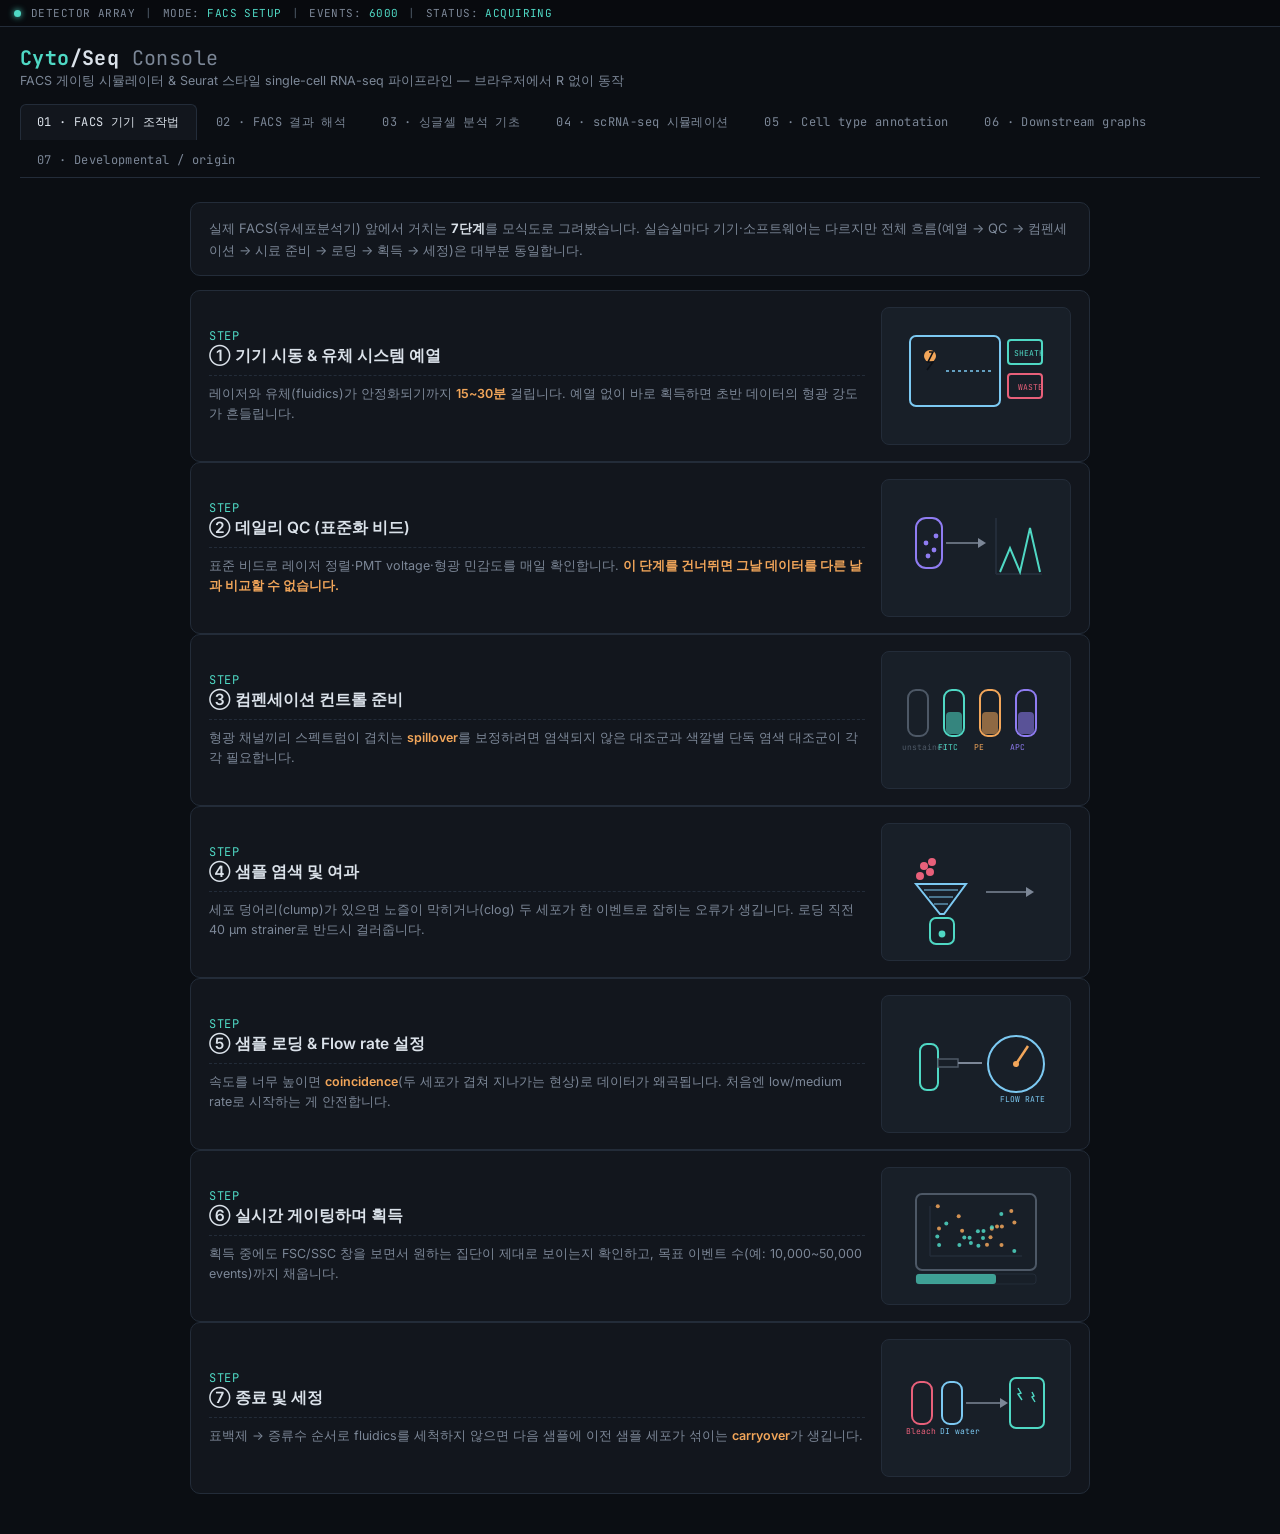
<file: lab3.html>
<!DOCTYPE html>
<html lang="ko">
<head>
<meta charset="UTF-8">
<title>Cyto/Seq Console</title>
<link rel="preconnect" href="https://fonts.googleapis.com">
<link href="https://fonts.googleapis.com/css2?family=JetBrains+Mono:wght@400;500;700&family=Inter:wght@400;500;600;700&display=swap" rel="stylesheet">
<style>
  :root{
    --bg:#0b0e13; --panel:#12161d; --panel2:#181f28; --border:#232c39;
    --text:#dbe2ea; --dim:#7c8797; --dim2:#4d5866;
    --teal:#4fd8c4; --amber:#f2a65a; --violet:#8f7cf2; --rose:#e8607a; --sky:#7cc9f2;
    --c0:#4fd8c4; --c1:#f2a65a; --c2:#8f7cf2; --c3:#e8607a; --c4:#7cc9f2; --c5:#c9e86a; --c6:#f27c9c;
  }
  *{box-sizing:border-box;}
  body{margin:0;background:var(--bg);color:var(--text);font-family:'Inter',sans-serif;}
  .strip{display:flex;align-items:center;gap:10px;padding:6px 14px;background:#080a0e;border-bottom:1px solid var(--border);
    font-family:'JetBrains Mono',monospace;font-size:11px;color:var(--dim);letter-spacing:.04em;}
  .led{width:7px;height:7px;border-radius:50%;background:var(--teal);box-shadow:0 0 6px var(--teal);animation:blink 1.6s infinite;}
  @keyframes blink{0%,100%{opacity:1}50%{opacity:.25}}
  .strip span.val{color:var(--teal);}
  .strip .sep{color:var(--dim2);}
  header{padding:18px 20px 8px;}
  h1{font-family:'JetBrains Mono',monospace;font-size:20px;margin:0 0 2px;letter-spacing:.02em;}
  h1 b{color:var(--teal);}
  .sub{color:var(--dim);font-size:12.5px;margin-bottom:14px;}
  .tabs{display:flex;gap:2px;border-bottom:1px solid var(--border);flex-wrap:wrap;}
  .tab{padding:9px 16px;font-family:'JetBrains Mono',monospace;font-size:12px;letter-spacing:.03em;color:var(--dim);
    cursor:pointer;border:1px solid transparent;border-bottom:none;border-radius:6px 6px 0 0;}
  .tab.active{color:var(--text);background:var(--panel);border-color:var(--border);}
  .tab:hover:not(.active){color:var(--text);}
  .app{display:none;padding:16px 20px 30px;gap:16px;}
  .app.active{display:grid;grid-template-columns:220px 1fr 250px;}
  @media (max-width:980px){.app.active{grid-template-columns:1fr;}}
  .panel{background:var(--panel);border:1px solid var(--border);border-radius:10px;padding:14px;}
  .panel + .panel{margin-top:12px;}
  .rail{display:flex;flex-direction:column;gap:12px;}
  label.lbl{display:block;font-size:11px;color:var(--dim);margin-bottom:5px;text-transform:uppercase;letter-spacing:.05em;}
  select,input[type=range]{width:100%;}
  select{background:var(--panel2);color:var(--text);border:1px solid var(--border);border-radius:6px;padding:6px 8px;font-size:12.5px;font-family:inherit;}
  input[type=range]{accent-color:var(--teal);}
  .rangeval{font-family:'JetBrains Mono',monospace;font-size:11px;color:var(--teal);float:right;}
  button{background:var(--panel2);color:var(--text);border:1px solid var(--border);border-radius:6px;padding:8px 10px;
    font-family:'JetBrains Mono',monospace;font-size:11.5px;cursor:pointer;letter-spacing:.02em;width:100%;}
  button:hover{border-color:var(--teal);color:var(--teal);}
  button.primary{background:linear-gradient(135deg,#1c3d38,#12161d);border-color:var(--teal);color:var(--teal);}
  button.ghost{background:transparent;}
  .field{margin-bottom:10px;}
  .canvaswrap{position:relative;display:flex;justify-content:center;}
  canvas{background:#0d1117;border-radius:8px;border:1px solid var(--border);cursor:crosshair;width:100%;max-width:560px;height:auto;display:block;}
  .axisrow{display:flex;gap:8px;margin-bottom:10px;}
  .axisrow > div{flex:1;}
  .crumbs{display:flex;flex-wrap:wrap;gap:6px;margin:10px 0 0;}
  .crumb{font-family:'JetBrains Mono',monospace;font-size:10.5px;background:var(--panel2);border:1px solid var(--border);
    border-radius:20px;padding:3px 9px;color:var(--dim);}
  .crumb.on{color:var(--teal);border-color:var(--teal);}
  .stat{display:flex;justify-content:space-between;font-family:'JetBrains Mono',monospace;font-size:11.5px;padding:5px 0;border-bottom:1px dashed var(--border);}
  .stat b{color:var(--text);}
  .stat span{color:var(--dim);}
  .stat .v{color:var(--amber);}
  .section-title{font-family:'JetBrains Mono',monospace;font-size:11px;color:var(--dim);text-transform:uppercase;letter-spacing:.06em;margin:0 0 8px;}
  .note{font-size:11.5px;color:var(--dim);line-height:1.5;margin-top:8px;}
  .legend{display:flex;flex-wrap:wrap;gap:8px;margin-top:10px;font-size:11px;font-family:'JetBrains Mono',monospace;}
  .legend .item{display:flex;align-items:center;gap:5px;color:var(--dim);}
  .dot{width:8px;height:8px;border-radius:50%;display:inline-block;}
  .flex{display:flex;gap:12px;}
  .flex > div{flex:1;}
  svg text{font-family:'JetBrains Mono',monospace;fill:var(--dim);}
  .pill{display:inline-block;padding:2px 7px;border-radius:20px;font-size:10px;font-family:'JetBrains Mono',monospace;
    background:var(--panel2);border:1px solid var(--border);color:var(--dim);margin-right:4px;}
  .warn{color:var(--rose);}
  .mono{font-family:'JetBrains Mono',monospace;}
  ::-webkit-scrollbar{width:8px;height:8px;}
  ::-webkit-scrollbar-thumb{background:var(--border);border-radius:4px;}

  /* ---- guide / tutorial tabs ---- */
  .app.guide{display:none;padding:16px 20px 40px;}
  .app.guide.active{display:block;}
  .guidewrap{max-width:900px;margin:0 auto;display:flex;flex-direction:column;gap:14px;}
  .stepcard{background:var(--panel);border:1px solid var(--border);border-radius:10px;padding:16px 18px;display:grid;grid-template-columns:1fr 190px;gap:16px;align-items:center;}
  @media (max-width:760px){.stepcard{grid-template-columns:1fr;}}
  .stepnum{font-family:'JetBrains Mono',monospace;color:var(--teal);font-size:12px;letter-spacing:.05em;}
  .steptitle{font-size:15.5px;font-weight:600;margin:2px 0 8px;}
  .stepwhy{font-size:12.5px;color:var(--dim);line-height:1.6;margin-top:8px;padding-top:8px;border-top:1px dashed var(--border);}
  .stepwhy b{color:var(--amber);font-weight:600;}
  .diagrambox{background:var(--panel2);border:1px solid var(--border);border-radius:8px;padding:8px;display:flex;align-items:center;justify-content:center;}
  .guideintro{color:var(--dim);font-size:13px;line-height:1.7;background:var(--panel);border:1px solid var(--border);
    border-radius:10px;padding:14px 18px;}
  .guideintro b{color:var(--text);}
  .tipbox{background:linear-gradient(135deg,#1c2620,#12161d);border:1px solid #2c4038;border-radius:8px;padding:10px 12px;
    font-size:12px;color:#bcd;line-height:1.6;margin-top:10px;}
  .tipbox b{color:var(--teal);}
  .checklist{font-size:12.5px;color:var(--dim);line-height:1.9;padding-left:18px;margin:6px 0;}
  .checklist li b{color:var(--text);}
  .concept{background:var(--panel);border:1px solid var(--border);border-radius:10px;padding:16px 18px;}
  .concept h3{margin:0 0 6px;font-size:14.5px;font-family:'JetBrains Mono',monospace;color:var(--teal);}
  .concept p{font-size:12.8px;color:var(--dim);line-height:1.7;margin:6px 0;}
  .concept p b{color:var(--text);}
  details.codebox{background:#0d1117;border:1px solid var(--border);border-radius:8px;padding:8px 12px;margin-top:10px;}
  details.codebox summary{cursor:pointer;font-family:'JetBrains Mono',monospace;font-size:11.5px;color:var(--amber);padding:4px 0;}
  details.codebox pre{overflow-x:auto;font-size:11px;line-height:1.55;color:#a8e0d4;margin:8px 0 4px;font-family:'JetBrains Mono',monospace;}
  details.codebox .explain{font-size:12px;color:var(--dim);line-height:1.7;border-top:1px dashed var(--border);padding-top:8px;margin-top:6px;}
  details.codebox .explain b{color:var(--text);}
  details.rcodebox{background:#0d1520;border:1px solid #2a3d52;border-radius:8px;padding:8px 12px;margin-top:8px;}
  details.rcodebox summary{cursor:pointer;font-family:'JetBrains Mono',monospace;font-size:11.5px;color:var(--sky);padding:4px 0;}
  details.rcodebox pre{overflow-x:auto;font-size:11px;line-height:1.55;color:#bcd6ee;margin:8px 0 4px;font-family:'JetBrains Mono',monospace;}
  details.rcodebox .explain{font-size:12px;color:var(--dim);line-height:1.7;border-top:1px dashed #2a3d52;padding-top:8px;margin-top:6px;}
  details.rcodebox .explain b{color:var(--sky);}
  .cmptable{width:100%;border-collapse:collapse;font-size:11.5px;margin-top:4px;}
  .cmptable th{background:var(--panel2);color:var(--dim);text-align:left;padding:8px 10px;font-family:'JetBrains Mono',monospace;font-weight:500;border-bottom:1px solid var(--border);}
  .cmptable td{padding:8px 10px;border-bottom:1px solid var(--border);vertical-align:top;color:var(--text);}
  .cmptable td.jscol{color:var(--teal);font-family:'JetBrains Mono',monospace;font-size:11px;}
  .cmptable td.rcol{color:var(--sky);font-family:'JetBrains Mono',monospace;font-size:11px;}
  .cmptable td.diffcol{color:var(--dim);font-size:11px;}
  .errbox{display:none;background:#2a1216;border:1px solid var(--rose);color:#ffb4c0;border-radius:8px;padding:8px 12px;
    font-family:'JetBrains Mono',monospace;font-size:11px;margin-bottom:10px;white-space:pre-wrap;}
  .terminal{background:#080a0e;border:1px solid #26303c;border-radius:8px;overflow:hidden;font-family:'JetBrains Mono',monospace;}
  .terminal-head{display:flex;align-items:center;justify-content:space-between;padding:7px 10px;background:#0d1117;border-bottom:1px solid #232c39;color:var(--dim);font-size:10.5px;}
  .terminal-actions{display:flex;gap:6px;}
  .terminal-actions button{width:auto;padding:4px 8px;font-size:10px;}
  .terminal-body{height:210px;overflow:auto;padding:9px 10px;font-size:10.5px;line-height:1.55;white-space:pre-wrap;}
  .term-line{color:#a8e0d4;}
  .term-line.dim{color:var(--dim);}
  .term-line.warn{color:#ffb4c0;}
  .term-prompt{color:var(--teal);}
  .progressbar{height:4px;background:#18202a;margin:0 10px 8px;border-radius:3px;overflow:hidden;}
  .progressbar > i{display:block;height:100%;width:0;background:var(--teal);transition:width .2s ease;}
  .annotation-card{background:var(--panel);border:1px solid var(--border);border-radius:10px;padding:14px;margin-top:12px;}
  .annotation-grid{display:grid;grid-template-columns:150px 1fr 220px;gap:12px;align-items:center;}
  .marker-list{display:flex;flex-wrap:wrap;gap:6px;}
  .marker-chip{font-family:'JetBrains Mono',monospace;font-size:10px;background:var(--panel2);border:1px solid var(--border);padding:4px 7px;border-radius:5px;}
  @media(max-width:760px){.annotation-grid{grid-template-columns:1fr;}}


  .course-console{background:#080a0e;border:1px solid #26303c;border-radius:8px;overflow:hidden;font-family:'JetBrains Mono',monospace;}
  .course-console-head{padding:7px 10px;background:#0d1117;border-bottom:1px solid #26303c;color:var(--dim);font-size:10px;}
  .course-console-body{padding:10px;min-height:100px;font-size:10.5px;line-height:1.55;white-space:pre-wrap;color:#a8e0d4;}
  .analysis-question{font-size:14px;font-weight:700;margin-bottom:8px;}
  .analysis-flow{display:flex;flex-wrap:wrap;gap:7px;align-items:center;margin:10px 0;}
  .analysis-flow span{padding:5px 8px;border:1px solid #33404e;border-radius:6px;background:#10161e;color:var(--dim);font-size:10px;}
  .analysis-flow b{color:var(--teal);}
  .course-grid{display:grid;grid-template-columns:1fr 1fr;gap:12px;}
  .course-card{background:#0d1117;border:1px solid #26303c;border-radius:8px;padding:12px;margin-bottom:10px;}
  .course-card h3{font-size:12px;color:var(--teal);margin:0 0 8px;}
  .course-card p{font-size:11px;color:var(--dim);line-height:1.55;margin:5px 0;}
  .code-strip{background:#080a0e;border:1px solid #26303c;border-radius:6px;padding:8px 10px;font-family:'JetBrains Mono',monospace;font-size:10px;line-height:1.5;white-space:pre-wrap;color:#b8e8dd;}
  @media(max-width:900px){.course-grid{grid-template-columns:1fr;}}
</style>
</head>
<body>

<div class="strip">
  <span class="led" id="led"></span>
  <span>DETECTOR ARRAY</span><span class="sep">|</span>
  <span>MODE: <span class="val" id="modeReadout">FACS SETUP</span></span><span class="sep">|</span>
  <span>EVENTS: <span class="val" id="eventReadout">0</span></span><span class="sep">|</span>
  <span>STATUS: <span class="val">ACQUIRING</span></span>
</div>

<header>
  <h1><b>Cyto</b>/Seq <span style="color:var(--dim);font-weight:400;">Console</span></h1>
  <div class="sub">FACS 게이팅 시뮬레이터 &amp; Seurat 스타일 single-cell RNA-seq 파이프라인 — 브라우저에서 R 없이 동작</div>
  <div class="tabs">
    <div class="tab active" data-app="facsguide">01 · FACS 기기 조작법</div>
    <div class="tab" data-app="facsresult">02 · FACS 결과 해석</div>
    <div class="tab" data-app="scbasics">03 · 싱글셀 분석 기초</div>
    <div class="tab" data-app="scsim">04 · scRNA-seq 시뮬레이션</div>
    <div class="tab" data-app="annotation">05 · Cell type annotation</div>
    <div class="tab" data-app="downstream">06 · Downstream graphs</div>
    <div class="tab" data-app="origin">07 · Developmental / origin</div>
  </div>
</header>

<!-- ============ TAB 1: FACS 기기 조작법 (모식도) ============ -->
<div class="app guide active" id="app-facsguide">
  <div class="guidewrap">
    <div class="guideintro">
      실제 FACS(유세포분석기) 앞에서 거치는 <b>7단계</b>를 모식도로 그려봤습니다. 실습실마다 기기·소프트웨어는 다르지만
      전체 흐름(예열 → QC → 컴펜세이션 → 시료 준비 → 로딩 → 획득 → 세정)은 대부분 동일합니다.
    </div>
    <div id="facsGuideSteps"></div>
  </div>
</div>

<!-- ============ TAB 2: FACS 결과 해석 ============ -->
<div class="app" id="app-facsresult">
  <div class="rail">
    <div class="panel">
      <div class="section-title">Acquisition</div>
      <div class="field">
        <label class="lbl">Events <span class="rangeval" id="nEventsVal">6000</span></label>
        <input type="range" id="nEvents" min="1000" max="15000" step="500" value="6000">
      </div>
      <button class="primary" id="btnAcquire">▶ Run Acquisition</button>
      <button class="ghost" id="btnClearGates" style="margin-top:8px;">Clear Gates</button>
      <label style="display:flex;align-items:center;gap:6px;margin-top:10px;font-size:11px;color:var(--dim);">
        <input type="checkbox" id="showDoublets" style="width:auto;"> Doublet 색칠 (교육용, 실제론 모름)
      </label>
    </div>
    <div class="panel">
      <div class="section-title">Axes</div>
      <div class="field">
        <label class="lbl">X channel</label>
        <select id="xAxis"></select>
      </div>
      <div class="field">
        <label class="lbl">Y channel</label>
        <select id="yAxis"></select>
      </div>
      <div class="note">캔버스 위에서 마우스로 드래그하면 사각 게이트가 그려집니다. 게이트를 그리면 그 하위 집단에서 다시 게이팅할 수 있습니다 (계층적 게이팅).</div>
    </div>
    <div class="panel">
      <div class="section-title">Gate hierarchy</div>
      <div class="crumbs" id="gateCrumbs"></div>
    </div>
    <div class="panel">
      <div class="section-title">Interaction terminal</div>
      <div class="terminal">
        <div class="terminal-head">
          <span>FACS@browser:~$</span>
          <div class="terminal-actions"><button id="btnClearFacsTerminal" class="ghost">clear</button></div>
        </div>
        <div class="terminal-body" id="facsTerminal"></div>
      </div>
      <div class="note">게이트 생성·삭제·축 변경·보정 적용 등의 상태를 실시간으로 기록합니다.</div>
    </div>
    <div class="panel">
      <div class="section-title">일반적 게이팅 순서</div>
      <ol class="checklist">
        <li><b>FSC-A vs SSC-A</b> — 크기/과립도로 debris 제거, 큰 집단 분류</li>
        <li><b>FSC-H vs FSC-A</b> — doublet(뭉친 세포) 제외</li>
        <li><b>Viability-Dye</b> — 죽은 세포 제외</li>
        <li><b>Lineage marker</b> — CD3/CD19/CD14로 세부 계통 확정 (컴펜세이션 먼저 확인)</li>
      </ol>
    </div>
    <div class="panel">
      <div class="section-title">컴펜세이션 (spillover 보정)</div>
      <div class="note">지금 CD3/CD19/CD14는 <b style="color:var(--rose)">보정 전(raw)</b> 값이라 형광끼리 스펙트럼이 겹쳐(spillover) 보입니다. 단독염색 대조군을 흘려서 보정 매트릭스를 계산하세요.</div>
      <button id="btnRunControls" style="margin-top:8px;">▶ Run single-stain controls</button>
      <div id="compMatrixBox" class="note mono" style="margin-top:8px;"></div>
      <label style="display:flex;align-items:center;gap:6px;margin-top:8px;font-size:11.5px;color:var(--dim);">
        <input type="checkbox" id="applyComp" disabled style="width:auto;"> Apply compensation
      </label>
    </div>
  </div>

  <div class="panel">
    <div class="canvaswrap">
      <canvas id="facsCanvas" width="560" height="520"></canvas>
    </div>
    <div class="legend" id="facsLegend"></div>
    <div class="tipbox" id="gatingTip">축을 선택하면 이 창에서 무엇을 확인해야 하는지 설명이 나옵니다.</div>
  </div>

  <div class="rail">
    <div class="panel">
      <div class="section-title">Gate statistics</div>
      <div id="facsStats"></div>
    </div>
    <div class="panel">
      <div class="section-title">Histogram</div>
      <div class="field">
        <select id="histChannel"></select>
      </div>
      <svg id="histSvg" width="230" height="140"></svg>
    </div>
  </div>
</div>

<!-- ============ TAB 3: 싱글셀 분석 기초 ============ -->
<div class="app guide" id="app-scbasics">
  <div class="guidewrap">
    <div class="guideintro">
      04번 탭(scRNA-seq 시뮬레이션)에서 버튼을 누르면 실제로 실행되는 코드를 단계별로 뜯어봅니다.
      Seurat(R)이나 Scanpy(Python)를 써봤다면 <b>같은 개념이 어떤 함수로 매핑되는지</b> 괄호 안에 적어뒀습니다.
      "코드 보기"를 누르면 04탭에서 쓰는 JS 코드 원문과 줄별 설명이 나오고, <b>"Seurat(R) 실제 코드 보기"</b>를 누르면 진짜 Seurat 튜토리얼(PBMC 3k, Satija Lab)에서 쓰는 R 코드와 이 콘솔이 어디서 갈라지는지 비교할 수 있습니다.
    </div>
    <div class="concept">
      <h3>한눈에 보는 대응표</h3>
      <table class="cmptable">
        <tr><th>단계</th><th>콘솔 (이 도구, JS)</th><th>실제 Seurat (R)</th><th>핵심 차이</th></tr>
        <tr><td>데이터 입력</td><td class="jscol">simulateCounts()</td><td class="rcol">Read10X() + CreateSeuratObject()</td><td class="diffcol">콘솔은 정답(true label)을 아는 가짜 데이터를 생성 / Seurat은 실제 시퀀서 출력을 읽음</td></tr>
        <tr><td>QC</td><td class="jscol">computeQC()</td><td class="rcol">PercentageFeatureSet(pattern="^MT-")</td><td class="diffcol">미토콘드리아 유전자를 이름 패턴으로 찾음(R) vs 미리 알고 있음(콘솔)</td></tr>
        <tr><td>정규화 + HVG</td><td class="jscol">applyQCFilter() 내 정규화</td><td class="rcol">NormalizeData() + FindVariableFeatures(vst) + ScaleData()</td><td class="diffcol">정규화 공식은 동일, HVG 선정 방식(vst 국소회귀 vs 단순 분산)과 스케일링 단계 유무가 다름</td></tr>
        <tr><td>PCA / 임베딩</td><td class="jscol">runPCA() (Jacobi) / tsneEmbed()</td><td class="rcol">RunPCA() (SVD) / RunUMAP()</td><td class="diffcol">수학적으로 동일한 목적, Seurat은 SVD로 훨씬 빠름 / 실무는 t-SNE보다 UMAP을 더 씀</td></tr>
        <tr><td>클러스터링</td><td class="jscol">louvainMultilevel() (unweighted kNN)</td><td class="rcol">FindNeighbors() + FindClusters()</td><td class="diffcol">Seurat은 SNN(공유 이웃 가중치) 그래프를 씀 — 콘솔은 단순 kNN 카운트 그래프</td></tr>
        <tr><td>마커 검정</td><td class="jscol">discoverMarkers() (Wilcoxon+BH)</td><td class="rcol">FindAllMarkers()</td><td class="diffcol">기본 통계 검정은 동일(Wilcoxon) / Seurat은 log2FC·min.pct 필터가 추가로 있음</td></tr>
        <tr><td>궤적 분석</td><td class="jscol">runOriginAnalysis() (MST+PAGA, 07탭)</td><td class="rcol">(Seurat엔 없음) Monocle3, Slingshot</td><td class="diffcol">Seurat 자체엔 pseudotime 기능이 없어 R에서도 별도 패키지를 씀</td></tr>
      </table>
    </div>
    <div id="scConceptCards"></div>
  </div>
</div>

<!-- ============ TAB 4: scRNA-seq 시뮬 ============ -->
<div class="app" id="app-scsim">
  <div class="rail">
    <div class="panel">
      <div class="section-title">Simulate dataset</div>
      <div class="field">
        <label class="lbl">Cell types <span class="rangeval" id="nClustVal">4</span></label>
        <input type="range" id="nClustTrue" min="3" max="6" step="1" value="4">
      </div>
      <div class="field">
        <label class="lbl">Cells <span class="rangeval" id="nCellsVal">1200</span></label>
        <input type="range" id="nCells" min="500" max="2500" step="100" value="1200">
      </div>
      <button class="primary" id="btnSimulate">▶ Simulate counts</button>
      <div class="note">유전자 120개 + 잠재요인(factor) 10개 기반 모델로, 세포마다 factor score에 잡음을 더해 생성합니다. 특정 유전자 몇 개만으로 클러스터가 정해지지 않습니다.</div>
    </div>
    <div class="panel">
      <div class="section-title">QC filter</div>
      <div class="field">
        <label class="lbl">Min genes/cell <span class="rangeval" id="minGenesVal">15</span></label>
        <input type="range" id="minGenes" min="0" max="60" step="1" value="15">
      </div>
      <div class="field">
        <label class="lbl">Max mito % <span class="rangeval" id="maxMitoVal">15</span></label>
        <input type="range" id="maxMito" min="5" max="40" step="1" value="15">
      </div>
      <button id="btnQC">Apply QC + Normalize</button>
    </div>
    <div class="panel">
      <div class="section-title">Reduce &amp; cluster</div>
      <button id="btnPCA">Run PCA</button>
      <div class="field" style="margin-top:10px;">
        <label class="lbl">kNN neighbors <span class="rangeval" id="kNNVal">15</span></label>
        <input type="range" id="kNN" min="5" max="30" step="1" value="15">
      </div>
      <div class="field">
        <label class="lbl">Resolution <span class="rangeval" id="resVal">0.5</span></label>
        <input type="range" id="resolution" min="0.2" max="2.5" step="0.1" value="0.5">
      </div>
      <button id="btnCluster">Run clustering (Louvain-style)</button>
      <div class="note">kNN 그래프를 만들고 모듈성(modularity)을 최적화하는 multi-level 그리디 알고리즘 — Louvain의 단순화 버전입니다. resolution을 올리면 더 잘게 쪼개집니다.</div>
    </div>
    <div class="panel">
      <div class="section-title">Embedding view</div>
      <select id="embedMode"><option value="pca">PCA (linear, PC1 vs PC2)</option><option value="tsne">t-SNE (nonlinear)</option></select>
      <button id="btnTsne" style="margin-top:8px;">▶ Run t-SNE</button>
      <div class="note">t-SNE는 계산량 때문에 세포 최대 600개로 무작위 서브샘플링해서 돌립니다. 클러스터링 자체는 항상 전체 PCA 공간에서 이뤄집니다 (t-SNE는 시각화 전용).</div>
    </div>
  </div>

  <div class="rail" style="flex-direction:column;">
    <div class="panel">
      <div class="errbox" id="scErr"></div>
      <div class="flex" style="align-items:center;margin-bottom:8px;">
        <div class="section-title" style="margin:0;">PCA embedding</div>
        <div style="text-align:right;">
          <select id="colorMode" style="width:auto;">
            <option value="cluster">Color: cluster</option>
            <option value="gene">Color: gene expression</option>
            <option value="qc">Color: QC (mito%)</option>
          </select>
        </div>
      </div>
      <div class="field" id="geneSelectWrap" style="display:none;">
        <select id="geneSelectPlot"></select>
      </div>
      <div class="canvaswrap"><canvas id="pcaCanvas" width="560" height="440"></canvas></div>
      <div class="legend" id="scLegend"></div>
    </div>
    <div class="panel">
      <div class="section-title">Marker dot plot (empirically discovered, cluster × gene)</div>
      <svg id="dotplotSvg" width="700" height="220"></svg>
      <div class="note">클러스터링 후 자동으로 클러스터별 상위 차등발현 유전자를 <b>Wilcoxon rank-sum 검정 + BH FDR 보정</b>으로 찾아 표시합니다 (Seurat FindAllMarkers와 같은 통계 방식). 점 크기 = 발현 세포 비율(%expressing) · 색 = 평균 로그발현량</div>
    </div>
  </div>

  <div class="rail">
    <div class="panel">
      <div class="section-title">QC summary</div>
      <div id="scStats"></div>
    </div>
    <div class="panel">
      <div class="section-title">Violin — gene by cluster</div>
      <div class="field">
        <select id="geneSelectViolin"></select>
      </div>
      <svg id="violinSvg" width="230" height="200"></svg>
    </div>
  </div>

    <div class="panel">
      <div class="section-title">Pipeline terminal</div>
      <div class="terminal">
        <div class="terminal-head">
          <span>scRNA@browser:~$</span>
          <div class="terminal-actions">
            <button id="btnRunPipeline" class="primary">▶ run pipeline</button>
            <button id="btnClearTerminal" class="ghost">clear</button>
          </div>
        </div>
        <div class="progressbar"><i id="pipelineProgress"></i></div>
        <div class="terminal-body" id="pipelineTerminal"></div>
      </div>
      <div class="note">각 단계의 시작/완료/오류가 여기에 순서대로 표시됩니다. 브라우저가 멈춘 것처럼 보여도 어느 함수에서 막혔는지 확인할 수 있습니다.</div>
    </div>

</div>

<!-- ============ TAB 5: CELL TYPE ANNOTATION ============ -->
<div class="app guide" id="app-annotation">
  <div class="guidewrap">
    <div class="guideintro"><b>05 · Cell type annotation</b> — 04번의 cluster와 marker 결과를 biological identity로 해석하는 단계입니다. 결과를 자동 확정하는 것이 아니라, <b>marker evidence → biological interpretation → cell type hypothesis</b>의 사고방식을 연습합니다.</div>
    <div class="panel">
      <div class="analysis-question">Question: “이 cluster는 어떤 세포일 가능성이 높은가?”</div>
      <div class="analysis-flow"><span>Cluster</span><b>→</b><span>Marker genes</span><b>→</b><span>Marker set</span><b>→</b><span>Biological interpretation</span><b>→</b><span>Hypothesis</span></div>
      <button class="primary" id="btnBuildAnnotation">▶ build marker evidence</button>
      <button id="btnResetAnnotation" style="margin-top:8px;">reset labels</button>
    </div>
    <div id="annotationCards"></div>
    <div class="panel">
      <div class="section-title">R / Seurat conceptual workflow</div>
      <div class="code-strip">markers &lt;- FindAllMarkers(object)
markers %&gt;%
  group_by(cluster) %&gt;%
  slice_max(avg_log2FC)

# marker evidence
# → biological interpretation
# → cell type hypothesis</div>
    </div>
    <div class="panel">
      <div class="section-title">Analysis console</div>
      <div class="course-console"><div class="course-console-head">R/Seurat@annotation:~$</div><div class="course-console-body" id="annotationConsole">Ready. Build marker evidence from the 04 output.</div></div>
    </div>
  </div>
</div>

<!-- ============ TAB 6: DOWNSTREAM GRAPHS ============ -->
<div class="app guide" id="app-downstream">
  <div class="guidewrap">
    <div class="guideintro"><b>06 · Downstream analysis</b> — cluster를 만든 뒤 “무엇을 더 물어볼 것인가?”를 분석 질문별로 선택합니다. 같은 expression matrix라도 질문에 따라 통계 방법과 시각화가 달라집니다.</div>
    <div class="panel">
      <div class="analysis-question">Question: “분류한 세포군에서 어떤 생물학적 차이를 더 물어볼 수 있는가?”</div>
      <div class="analysis-flow"><span>Biological question</span><b>→</b><span>Input data</span><b>→</b><span>Statistical method</span><b>→</b><span>Visualization</span><b>→</b><span>Interpretation</span></div>
      <select id="downstreamMode">
        <option value="heatmap">Marker heatmap — 어떤 gene set이 cluster를 구분하는가?</option>
        <option value="composition">Cluster composition — 각 집단의 크기는 어떻게 다른가?</option>
        <option value="similarity">Cluster similarity — 세포군은 expression space에서 얼마나 가까운가?</option>
      </select>
      <button class="primary" id="btnDrawDownstream" style="margin-top:8px;">▶ run analysis</button>
    </div>
    <div class="panel"><svg id="downstreamSvg" width="900" height="430" style="width:100%;height:auto;"></svg></div>
    <div class="course-grid">
      <div class="panel">
        <div class="section-title">R analysis concepts</div>
        <div class="course-card"><h3>Differential expression</h3><p>Cluster A와 B를 구분하는 gene은?</p><div class="code-strip">FindMarkers(object, ident.1="A", ident.2="B")</div></div>
        <div class="course-card"><h3>Gene visualization</h3><p>특정 gene은 어느 cell/cluster에서 발현되는가?</p><div class="code-strip">FeaturePlot(object, features="GeneX")
DotPlot(object, features=genes)</div></div>
        <div class="course-card"><h3>Gene program</h3><p>여러 gene의 조합으로 정의되는 biological program은 어디에서 활성화되는가?</p><div class="code-strip">AddModuleScore(object, features=gene_set)</div></div>
      </div>
      <div class="panel"><div class="section-title">Interpretation</div><div id="downstreamExplain" class="note">04번 탭에서 PCA와 clustering을 먼저 실행하세요.</div><div class="course-console" style="margin-top:12px;"><div class="course-console-head">R/Seurat@downstream:~$</div><div class="course-console-body" id="downstreamConsole">Ready. Choose an analysis question.</div></div></div>
    </div>
  </div>
</div>

<!-- ============ TAB 7: DEVELOPMENTAL / ORIGIN ANALYSIS ============ -->
<div class="app guide" id="app-origin">
  <div class="guidewrap">
    <div class="guideintro"><b>07 · Pseudotime / developmental trajectory</b> — 세포 상태가 어떤 연속적인 경로를 따라 연결되는지 추정합니다. <b>Pseudotime은 실제 시간(time)이 아니며</b>, 실제 embryonic origin이나 lineage를 확정하려면 별도의 실험·reference 근거가 필요합니다.</div>
    <div class="panel">
      <div class="analysis-question">Question: “세포 상태는 어떤 연속적인 경로를 따라 연결되어 있는가?”</div>
      <div class="analysis-flow"><span>Expression state</span><b>→</b><span>Neighbor graph</span><b>→</b><span>Trajectory</span><b>→</b><span>Root selection</span><b>→</b><span>Pseudotime</span><b>→</b><span>Gene dynamics</span></div>
      <div class="flex">
        <select id="originBasis" disabled title="현재 버전은 PCA 공간 기준으로 고정"><option value="pca">Basis: PCA state space</option></select>
        <select id="originRoot"><option value="-1">Root cluster: 클러스터링 후 표시됨</option></select>
        <button class="primary" id="btnOriginAnalysis">▶ compute pseudotime + trajectory graph</button>
      </div>
      <div class="note">MST/PAGA 계산은 항상 04탭 PCA 결과(top PCs)를 기준으로 합니다.</div>
    </div>
    <div class="panel"><svg id="originSvg" width="900" height="470" style="width:100%;height:auto;"></svg></div>
    <div class="panel">
      <div class="section-title">Gene expression vs pseudotime</div>
      <select id="originGeneTrend"><option value="-1">pseudotime 계산 후 표시됨</option></select>
      <svg id="originTrendSvg" width="900" height="220" style="width:100%;height:auto;"></svg>
    </div>
    <div class="course-grid">
      <div class="panel">
        <div class="section-title">Conceptual analysis steps</div>
        <div class="course-card"><h3>1 · Root hypothesis</h3><p>어떤 상태를 상대적으로 초기 상태로 가정할 것인가?</p></div>
        <div class="course-card"><h3>2 · Pseudotime ordering</h3><p>세포 상태를 상대적 진행 순서로 정렬합니다.</p></div>
        <div class="course-card"><h3>3 · Gene dynamics</h3><p>pseudotime에 따라 어떤 gene이 증가·감소하는지 분석합니다.</p></div>
      </div>
      <div class="panel">
        <div class="section-title">R analysis concepts</div>
        <div class="code-strip"># conceptual workflow
trajectory &lt;- learn_graph(object)
object$pseudotime &lt;- order_cells(
  object, root_cells = root)

# pseudotime ≠ actual developmental time</div>
        <div class="course-console" style="margin-top:12px;"><div class="course-console-head">R/trajectory@browser:~$</div><div class="course-console-body" id="originConsole">Ready. Run trajectory analysis after 04 output exists.</div></div>
      </div>
    </div>
    <div class="panel"><div class="section-title">What this means</div><div id="originExplain" class="note">04번의 PCA/neighbor/cluster 결과를 trajectory 분석으로 확장하는 개념입니다.</div></div>
  </div>
</div>

<script>
/* ============================================================
   UTILITIES
   ============================================================ */
const CLUSTER_COLORS = ['#4fd8c4','#f2a65a','#8f7cf2','#e8607a','#7cc9f2','#c9e86a','#f27c9c','#b4b4b4'];
function randn(){let u=0,v=0;while(u===0)u=Math.random();while(v===0)v=Math.random();return Math.sqrt(-2*Math.log(u))*Math.cos(2*Math.PI*v);}
function poisson(lambda){
  if(lambda<=0) return 0;
  if(lambda>30){ return Math.max(0, Math.round(lambda + Math.sqrt(lambda)*randn())); }
  let L=Math.exp(-lambda), k=0, p=1;
  do{ k++; p*= Math.random(); }while(p>L);
  return k-1;
}
function gammaSample(shape){ // Marsaglia-Tsang, shape>=1
  const d = shape - 1/3, c = 1/Math.sqrt(9*d);
  for(let tries=0; tries<100; tries++){
    let x, v;
    do{ x = randn(); v = 1+c*x; }while(v<=0);
    v = v*v*v;
    const u = Math.random();
    if(u < 1 - 0.0331*x*x*x*x) return d*v;
    if(Math.log(u) < 0.5*x*x + d*(1-v+Math.log(v))) return d*v;
  }
  return shape;
}
function clamp(v,a,b){return Math.max(a,Math.min(b,v));}
function mean(a){return a.length? a.reduce((x,y)=>x+y,0)/a.length : 0;}
function fmt(v,d=1){return Number(v).toFixed(d);}
function getCanvasPos(e, cv){
  const r = cv.getBoundingClientRect();
  const scaleX = cv.width / r.width, scaleY = cv.height / r.height;
  return { x: (e.clientX - r.left)*scaleX, y: (e.clientY - r.top)*scaleY };
}

/* ============================================================
   FACS INTERACTION TERMINAL
   ============================================================ */
function facsTerminalWrite(text, cls=''){
  const box = document.getElementById('facsTerminal');
  if(!box) return;
  const line = document.createElement('div');
  line.className = 'term-line' + (cls ? ' '+cls : '');
  line.innerHTML = text;
  box.appendChild(line);
  box.scrollTop = box.scrollHeight;
}
function facsTerminalCommand(cmd){ facsTerminalWrite(`<span class="term-prompt">$</span> ${cmd}`); }
function facsTerminalClear(){ const box=document.getElementById('facsTerminal'); if(box) box.innerHTML=''; }
function facsGateSummary(g){
  return `${g.xk} [${fmt(g.x0,0)}–${fmt(g.x1,0)}] × ${g.yk} [${fmt(g.y0,0)}–${fmt(g.y1,0)}]`;
}

/* ============================================================
   1. FACS SIMULATION
   ============================================================ */
const FACS_CHANNELS = ['FSC-A','SSC-A','FSC-H','Viability-Dye','CD3-FITC','CD19-PE','CD14-APC'];
let facsData = [];
let facsGates = [];
const POP_DEF = {
  'Debris':      {frac:.08, color:'#4d5866'},
  'T cells':     {frac:.32, color:'#4fd8c4'},
  'B cells':     {frac:.16, color:'#f2a65a'},
  'Monocytes':   {frac:.22, color:'#8f7cf2'},
  'Granulocytes':{frac:.22, color:'#e8607a'},
};
/* ground-truth spillover between fluorophores (unknown to the "operator" until controls are run) */
const TRUE_SPILLOVER = [
  [1.00, 0.18, 0.03],
  [0.04, 1.00, 0.10],
  [0.02, 0.06, 1.00],
];
let compMatrix = null;   // estimated spillover matrix from single-stain controls
let compApplied = false;
function invertMatrix(M){
  const n = M.length;
  const A = M.map((row,i)=> row.concat(Array.from({length:n},(_,j)=> i===j?1:0)));
  for(let col=0; col<n; col++){
    let piv = col;
    for(let r=col+1;r<n;r++) if(Math.abs(A[r][col])>Math.abs(A[piv][col])) piv=r;
    [A[col],A[piv]]=[A[piv],A[col]];
    const div = A[col][col];
    for(let c=0;c<2*n;c++) A[col][c]/=div;
    for(let r=0;r<n;r++){ if(r===col) continue; const factor=A[r][col]; for(let c=0;c<2*n;c++) A[r][c]-=factor*A[col][c]; }
  }
  return A.map(row=>row.slice(n));
}
function matVecRow(vecRow, M){
  const n = M.length; const out = new Array(n).fill(0);
  for(let j=0;j<n;j++){ let s=0; for(let i=0;i<n;i++) s+=vecRow[i]*M[i][j]; out[j]=s; }
  return out;
}
function median(a){ const s=a.slice().sort((x,y)=>x-y); const m=Math.floor(s.length/2); return s.length%2? s[m] : (s[m-1]+s[m])/2; }
/* sample one SINGLET base event: true (pre-spillover) fluor + scatter + viability */
function sampleBaseEvent(pop){
  function g(m,s){return Math.max(0, m + s*randn());}
  let FSC,SSC,trueCD3=0,trueCD19=0,trueCD14=0;
  if(pop==='Debris'){ FSC=g(80,30); SSC=g(60,25); trueCD3=g(6,3); trueCD19=g(6,3); trueCD14=g(6,3); }
  else if(pop==='T cells'){ FSC=g(320,40); SSC=g(180,30); trueCD3=g(780,90); trueCD19=g(6,3); trueCD14=g(6,3); }
  else if(pop==='B cells'){ FSC=g(330,40); SSC=g(190,30); trueCD3=g(6,3); trueCD19=g(720,90); trueCD14=g(6,3); }
  else if(pop==='Monocytes'){ FSC=g(520,45); SSC=g(430,45); trueCD3=g(6,3); trueCD19=g(6,3); trueCD14=g(700,100); }
  else { FSC=g(560,50); SSC=g(720,60); trueCD3=g(6,3); trueCD19=g(6,3); trueCD14=g(6,3); }
  const FSCH = FSC*(0.92+0.16*Math.random());
  const dead = Math.random()<0.035;
  const VIA = dead? g(650,90) : g(55,25);
  return {FSC,SSC,FSCH,trueCD3,trueCD19,trueCD14,VIA,pop,dead,doublet:false};
}
function applySpillover(trueVec){
  return matVecRow(trueVec, TRUE_SPILLOVER).map(v=>Math.max(0, v + 4*randn()));
}
function finalizeEvent(ev){
  const obs = applySpillover([ev.trueCD3, ev.trueCD19, ev.trueCD14]);
  ev.CD3=obs[0]; ev.CD19=obs[1]; ev.CD14=obs[2];
  if(compMatrix){
    const comp = matVecRow([ev.CD3,ev.CD19,ev.CD14], invertMatrix(compMatrix));
    ev._comp = {CD3:Math.max(0,comp[0]), CD19:Math.max(0,comp[1]), CD14:Math.max(0,comp[2])};
  }
  return ev;
}
function runAcquisition(){
  const n = +document.getElementById('nEvents').value;
  facsData = [];
  const pops = Object.keys(POP_DEF);
  const cum = []; let acc=0;
  pops.forEach(p=>{ acc+=POP_DEF[p].frac; cum.push(acc); });
  function samplePop(){ let r=Math.random(), pop=pops[pops.length-1]; for(let j=0;j<cum.length;j++){ if(r<=cum[j]){ pop=pops[j]; break; } } return pop; }
  const doubletFrac = 0.045;
  for(let i=0;i<n;i++){
    if(Math.random()<doubletFrac){
      const a = sampleBaseEvent(samplePop()), b = sampleBaseEvent(samplePop());
      const ev = {
        FSC: a.FSC+b.FSC, SSC: a.SSC+b.SSC,
        FSCH: Math.max(a.FSCH,b.FSCH)*(1.05+0.12*Math.random()),
        trueCD3: a.trueCD3+b.trueCD3, trueCD19: a.trueCD19+b.trueCD19, trueCD14: a.trueCD14+b.trueCD14,
        VIA: Math.max(a.VIA,b.VIA), pop: a.pop, dead: a.dead||b.dead, doublet:true,
      };
      facsData.push(finalizeEvent(ev));
    } else {
      facsData.push(finalizeEvent(sampleBaseEvent(samplePop())));
    }
  }
  facsGates=[];
  compMatrix = null; compApplied = false;
  facsTerminalWrite(`[ACQUIRE] generated ${n.toLocaleString()} events`);
  facsTerminalWrite('[READY] drag on the plot to create a gate');
  const cb = document.getElementById('applyComp'); if(cb){ cb.checked=false; cb.disabled=true; }
  const mb = document.getElementById('compMatrixBox'); if(mb) mb.innerHTML = '아직 컨트롤을 실행하지 않았습니다.';
  document.getElementById('eventReadout').textContent = n;
  drawFacs();
}
function runSingleStainControls(){
  const names = ['CD3','CD19','CD14'];
  const Shat = [[1,0,0],[0,1,0],[0,0,1]];
  for(let k=0;k<3;k++){
    const obsList = [];
    for(let i=0;i<500;i++){
      const trueVec=[0,0,0];
      trueVec[k] = Math.max(0, 700+70*randn());
      for(let j=0;j<3;j++) if(j!==k) trueVec[j] = Math.max(0, 5+2*randn());
      obsList.push(applySpillover(trueVec));
    }
    const ownMed = median(obsList.map(o=>o[k]));
    for(let j=0;j<3;j++){ if(j===k) continue; Shat[k][j] = median(obsList.map(o=>o[j]))/ownMed; }
  }
  compMatrix = Shat;
  facsTerminalWrite('[CONTROL] single-stain controls completed');
  facsTerminalWrite('[COMP] spillover matrix estimated; compensation values available');
  facsData.forEach(ev=>{
    const comp = matVecRow([ev.CD3,ev.CD19,ev.CD14], invertMatrix(compMatrix));
    ev._comp = {CD3:Math.max(0,comp[0]), CD19:Math.max(0,comp[1]), CD14:Math.max(0,comp[2])};
  });
  const box = document.getElementById('compMatrixBox');
  const rows = names.map((r,i)=> names.map((c,j)=> Shat[i][j].toFixed(2)).join('  '));
  box.innerHTML = `<div style="font-size:10px;">rows=source → cols=detector<br>` +
    rows.map((r,i)=>`${names[i]}: ${r}`).join('<br>') + `</div>`;
  const cb = document.getElementById('applyComp'); cb.disabled=false;
}
function chKey(name){ return {'FSC-A':'FSC','SSC-A':'SSC','FSC-H':'FSCH','Viability-Dye':'VIA','CD3-FITC':'CD3','CD19-PE':'CD19','CD14-APC':'CD14'}[name]; }
function getVal(d, key){
  if(compApplied && d._comp && (key==='CD3'||key==='CD19'||key==='CD14')) return d._comp[key];
  return d[key];
}
function eventInGate(d,g){
  return getVal(d,g.xk)>=Math.min(g.x0,g.x1) &&
         getVal(d,g.xk)<=Math.max(g.x0,g.x1) &&
         getVal(d,g.yk)>=Math.min(g.y0,g.y1) &&
         getVal(d,g.yk)<=Math.max(g.y0,g.y1);
}
function gatedSubset(){
  let sub = facsData;
  facsGates.forEach(g=>{ sub = sub.filter(d=>eventInGate(d,g)); });
  return sub;
}
function drawFacs(){
  const cv = document.getElementById('facsCanvas'); const ctx = cv.getContext('2d');
  const W=cv.width,H=cv.height, pad=40;
  ctx.clearRect(0,0,W,H);
  const xName = document.getElementById('xAxis').value, yName = document.getElementById('yAxis').value;
  const xk = chKey(xName), yk = chKey(yName);
  const sub = gatedSubset();
  if(sub.length===0){ ctx.fillStyle='#4d5866'; ctx.font='12px monospace'; ctx.fillText('no events', W/2-30,H/2); return; }
  const showDoublets = document.getElementById('showDoublets') && document.getElementById('showDoublets').checked;
  const xs = sub.map(d=>getVal(d,xk)), ys = sub.map(d=>getVal(d,yk));
  const xmax = Math.max(...xs)*1.05+1, ymax = Math.max(...ys)*1.05+1;
  function px(v){ return pad + (v/xmax)*(W-pad-15); }
  function py(v){ return H-pad - (v/ymax)*(H-pad-15); }
  ctx.strokeStyle='#232c39'; ctx.lineWidth=1;
  for(let i=0;i<=4;i++){
    let gx = pad + i*(W-pad-15)/4, gy = H-pad - i*(H-pad-15)/4;
    ctx.beginPath();ctx.moveTo(gx,H-pad);ctx.lineTo(gx,10);ctx.stroke();
    ctx.beginPath();ctx.moveTo(pad,gy);ctx.lineTo(W-5,gy);ctx.stroke();
  }
  ctx.fillStyle='#7c8797'; ctx.font='11px JetBrains Mono, monospace';
  ctx.fillText(xName + (compApplied&&(xk==='CD3'||xk==='CD19'||xk==='CD14')?' (comp)':''), W/2-20, H-10);
  ctx.save(); ctx.translate(12,H/2+20); ctx.rotate(-Math.PI/2); ctx.fillText(yName + (compApplied&&(yk==='CD3'||yk==='CD19'||yk==='CD14')?' (comp)':''),0,0); ctx.restore();
  sub.forEach(d=>{
    ctx.fillStyle = (showDoublets && d.doublet) ? '#ffffff' : POP_DEF[d.pop].color;
    ctx.globalAlpha = (showDoublets && d.doublet) ? 0.9 : 0.55;
    ctx.beginPath(); ctx.arc(px(getVal(d,xk)), py(getVal(d,yk)), (showDoublets && d.doublet)?2.2:1.6, 0, 7); ctx.fill();
  });
  ctx.globalAlpha=1;
  cv._px=px; cv._py=py; cv._xk=xk; cv._yk=yk; cv._xmax=xmax; cv._ymax=ymax; cv._pad=pad;
  const leg = document.getElementById('facsLegend'); leg.innerHTML='';
  Object.keys(POP_DEF).forEach(p=>{
    const n = sub.filter(d=>d.pop===p).length;
    leg.innerHTML += `<span class="item"><span class="dot" style="background:${POP_DEF[p].color}"></span>${p} (${n})</span>`;
  });
  if(showDoublets){
    const nD = sub.filter(d=>d.doublet).length;
    leg.innerHTML += `<span class="item"><span class="dot" style="background:#fff"></span>doublet (${nD})</span>`;
  }
  drawGateStats(sub);
  drawHistogram();
}
function drawGateStats(sub){
  const box = document.getElementById('facsStats');
  const total = facsData.length;
  let html = `<div class="stat"><span>Total events</span><b>${total}</b></div>`;
  html += `<div class="stat"><span>Gated events</span><b class="v">${sub.length}</b></div>`;
  html += `<div class="stat"><span>% of total</span><b class="v">${fmt(100*sub.length/total)}%</b></div>`;
  html += `<div class="stat"><span>% of parent</span><b class="v">${fmt(100*sub.length/(facsGates.length? parentCount():total))}%</b></div>`;
  ['FSC','SSC','FSCH','VIA','CD3','CD19','CD14'].forEach(ch=>{
    const vals = sub.map(d=>getVal(d,ch));
    const mfi = vals.length? mean(vals):0;
    html += `<div class="stat"><span>MFI ${ch}</span><span>${fmt(mfi,0)}</span></div>`;
  });
  box.innerHTML = html;
  const cr = document.getElementById('gateCrumbs'); cr.innerHTML = `<div class="crumb on">All events (${total})</div>`;
  let running = facsData;
  facsGates.forEach((g,i)=>{
    running = running.filter(d=>eventInGate(d,g));
    cr.innerHTML += `<div class="crumb on">Gate ${i+1}: ${g.xk} vs ${g.yk} (${running.length})</div>`;
  });
}
function parentCount(){
  let sub = facsData;
  for(let i=0;i<facsGates.length-1;i++){
    const g=facsGates[i];
    sub = sub.filter(d=>eventInGate(d,g));
  }
  return sub.length;
}
function drawHistogram(){
  const svg = document.getElementById('histSvg'); const W=230,H=140,pad=24;
  const ch = chKey(document.getElementById('histChannel').value);
  const sub = gatedSubset();
  svg.innerHTML='';
  if(!sub.length) return;
  const vals = sub.map(d=>getVal(d,ch));
  const vmax = Math.max(...vals)*1.05+1;
  const bins=24, counts=new Array(bins).fill(0);
  vals.forEach(v=>{ let b=Math.min(bins-1, Math.floor(v/vmax*bins)); counts[b]++; });
  const cmax = Math.max(...counts)||1;
  let s = `<line x1="${pad}" y1="${H-pad}" x2="${W-8}" y2="${H-pad}" stroke="#232c39"/>`;
  const bw = (W-pad-10)/bins;
  counts.forEach((c,i)=>{
    const h = (c/cmax)*(H-pad-10);
    s += `<rect x="${pad+i*bw}" y="${H-pad-h}" width="${bw-1}" height="${h}" fill="#4fd8c4" opacity="0.75"></rect>`;
  });
  s += `<text x="${pad}" y="${H-6}" font-size="9">0</text><text x="${W-40}" y="${H-6}" font-size="9">${fmt(vmax,0)}</text>`;
  svg.innerHTML = s;
}
/* ---- canvas gating interaction (fixed to scale for CSS-resized canvas) ---- */
let dragStart=null;
function setupFacsCanvas(){
  const cv = document.getElementById('facsCanvas');
  cv.addEventListener('mousedown', e=>{ dragStart = getCanvasPos(e, cv); });
  cv.addEventListener('mousemove', e=>{
    if(!dragStart) return;
    const cur = getCanvasPos(e, cv);
    drawFacs();
    const ctx = cv.getContext('2d');
    ctx.strokeStyle='#f2a65a'; ctx.setLineDash([4,3]); ctx.lineWidth=1.5;
    ctx.strokeRect(Math.min(dragStart.x,cur.x), Math.min(dragStart.y,cur.y), Math.abs(cur.x-dragStart.x), Math.abs(cur.y-dragStart.y));
    ctx.setLineDash([]);
  });
  window.addEventListener('mouseup', e=>{
    if(!dragStart) return;
    const end = getCanvasPos(e, cv);
    if(Math.abs(end.x-dragStart.x)>6 && Math.abs(end.y-dragStart.y)>6){
      const px=cv._px, py=cv._py, xmax=cv._xmax, ymax=cv._ymax, pad=cv._pad, W=cv.width,H=cv.height;
      function invX(sx){ return (sx-pad)/(W-pad-15)*xmax; }
      function invY(sy){ return (H-pad-sy)/(H-pad-15)*ymax; }
      const x0=invX(Math.min(dragStart.x,end.x)), x1=invX(Math.max(dragStart.x,end.x));
      const y0=invY(Math.min(dragStart.y,end.y)), y1=invY(Math.max(dragStart.y,end.y));
      const gate = {xk:cv._xk, yk:cv._yk, x0, x1, y0, y1};
      facsGates.push(gate);
      facsTerminalCommand(`gate ${facsGates.length}`);
      facsTerminalWrite(`[GATE] ${facsGateSummary(gate)}`);
      facsTerminalWrite(`[RESULT] ${gatedSubset().length.toLocaleString()} events remain`);
    }
    dragStart=null;
    drawFacs();
  });
  // touch support
  cv.addEventListener('touchstart', e=>{ const t=e.touches[0]; dragStart = getCanvasPos(t, cv); e.preventDefault(); }, {passive:false});
  cv.addEventListener('touchmove', e=>{
    if(!dragStart) return; const t=e.touches[0]; const cur = getCanvasPos(t, cv);
    drawFacs();
    const ctx = cv.getContext('2d');
    ctx.strokeStyle='#f2a65a'; ctx.setLineDash([4,3]); ctx.lineWidth=1.5;
    ctx.strokeRect(Math.min(dragStart.x,cur.x), Math.min(dragStart.y,cur.y), Math.abs(cur.x-dragStart.x), Math.abs(cur.y-dragStart.y));
    ctx.setLineDash([]); e.preventDefault();
  }, {passive:false});
  cv.addEventListener('touchend', e=>{
    if(!dragStart) return;
    const t=e.changedTouches[0]; const end = getCanvasPos(t, cv);
    if(Math.abs(end.x-dragStart.x)>6 && Math.abs(end.y-dragStart.y)>6){
      const px=cv._px, py=cv._py, xmax=cv._xmax, ymax=cv._ymax, pad=cv._pad, W=cv.width,H=cv.height;
      function invX(sx){ return (sx-pad)/(W-pad-15)*xmax; }
      function invY(sy){ return (H-pad-sy)/(H-pad-15)*ymax; }
      const x0=invX(Math.min(dragStart.x,end.x)), x1=invX(Math.max(dragStart.x,end.x));
      const y0=invY(Math.min(dragStart.y,end.y)), y1=invY(Math.max(dragStart.y,end.y));
      const gate = {xk:cv._xk, yk:cv._yk, x0, x1, y0, y1};
      facsGates.push(gate);
      facsTerminalCommand(`gate ${facsGates.length}`);
      facsTerminalWrite(`[GATE] ${facsGateSummary(gate)}`);
      facsTerminalWrite(`[RESULT] ${gatedSubset().length.toLocaleString()} events remain`);
    }
    dragStart=null; drawFacs();
  });
}
function populateFacsSelectors(){
  ['xAxis','yAxis','histChannel'].forEach(id=>{
    const sel = document.getElementById(id);
    sel.innerHTML = FACS_CHANNELS.map(c=>`<option>${c}</option>`).join('');
  });
  document.getElementById('yAxis').value='SSC-A';
  document.getElementById('histChannel').value='CD3-FITC';
}
function updateGatingTip(){
  const box = document.getElementById('gatingTip');
  if(!box) return;
  const x = document.getElementById('xAxis').value, y = document.getElementById('yAxis').value;
  const key = [x,y].sort().join('|');
  const TIPS = {
    'FSC-A|SSC-A': '<b>가장 먼저 보는 창.</b> 크기(FSC)와 과립도(SSC)로 debris(왼쪽 아래, 작고 균질), 림프구(작고 과립 적음), 단핵구/과립구(크고 과립 많음)를 큰 덩어리로 구분합니다. 여기서 debris를 게이트 아웃하고 다음 단계로 넘어갑니다.',
    'FSC-A|FSC-H': '<b>Doublet 제외 창.</b> 단일세포는 FSC-H와 FSC-A가 거의 비례해서 대각선을 따라 분포합니다. 두 세포가 뭉쳐 지나가면(doublet) Area는 거의 두 배가 되지만 Height는 그만큼 안 커져서 대각선 아래쪽/오른쪽으로 벗어납니다 — 그 벗어난 이벤트를 제외하세요.',
    'SSC-A|Viability-Dye': '<b>생사 판별 창.</b> 죽은 세포는 막이 손상돼 dye가 세포 안으로 들어가 형광이 높게 나옵니다. Viability-Dye가 낮은(live) 집단만 게이트로 잡고 넘어가세요.',
    'CD3-FITC|CD19-PE': 'T세포(CD3+CD19-)와 B세포(CD19+CD3-)를 나누는 계통 게이트입니다. 두 마커가 상호 배타적으로 갈라지는지 확인하세요 — 대각선 방향으로 스미어져 보인다면 컴펜세이션(스필오버) 문제입니다. 왼쪽 패널에서 "Apply compensation"을 켜고 비교해보세요.',
    'CD3-FITC|CD14-APC': 'T세포(CD3+)와 단핵구(CD14+)가 서로 다른 축에 분리되는지 확인하는 창입니다.',
    'CD14-APC|CD19-PE': '단핵구(CD14+)와 B세포(CD19+)를 구분하는 창입니다.',
  };
  box.innerHTML = TIPS[key] || `<b>${x} vs ${y}</b> — 이 조합은 표준 게이팅 트리에 없는 탐색용 조합입니다. 두 채널의 분포가 뚜렷이 갈라지는 집단이 있는지 살펴보세요.`;
}

/* ============================================================
   TAB 1: FACS GUIDE — hand-drawn schematic diagrams (no photo upload)
   ============================================================ */
function diagramStartup(){
  return `<svg viewBox="0 0 160 120" width="160" height="120">
    <rect x="14" y="20" width="90" height="70" rx="6" fill="none" style="stroke:var(--sky)" stroke-width="2"/>
    <circle cx="34" cy="40" r="6" style="fill:var(--amber)"/>
    <path d="M33 36 L37 36 L32 46 L37 46 L31 54" fill="none" style="stroke:#0d1117" stroke-width="1.6"/>
    <rect x="112" y="24" width="34" height="24" rx="3" fill="none" style="stroke:var(--teal)" stroke-width="2"/>
    <text x="118" y="40" font-size="8" style="fill:var(--teal)">SHEATH</text>
    <rect x="112" y="58" width="34" height="24" rx="3" fill="none" style="stroke:var(--rose)" stroke-width="2"/>
    <text x="122" y="74" font-size="8" style="fill:var(--rose)">WASTE</text>
    <line x1="50" y1="55" x2="95" y2="55" style="stroke:var(--sky)" stroke-width="1.5" stroke-dasharray="3,3"/>
  </svg>`;
}
function diagramQC(){
  return `<svg viewBox="0 0 160 120" width="160" height="120">
    <rect x="20" y="30" width="26" height="50" rx="10" fill="none" style="stroke:var(--violet)" stroke-width="2"/>
    <circle cx="30" cy="55" r="2.4" style="fill:var(--violet)"/><circle cx="38" cy="62" r="2.4" style="fill:var(--violet)"/>
    <circle cx="32" cy="68" r="2.4" style="fill:var(--violet)"/><circle cx="40" cy="48" r="2.4" style="fill:var(--violet)"/>
    <path d="M50 55 L82 55" style="stroke:var(--dim)" stroke-width="1.5" marker-end="url(#arrow)"/>
    <polygon points="82,50 90,55 82,60" style="fill:var(--dim)"/>
    <line x1="100" y1="86" x2="146" y2="86" style="stroke:var(--border)" stroke-width="2"/>
    <line x1="100" y1="86" x2="100" y2="30" style="stroke:var(--border)" stroke-width="2"/>
    <path d="M104 84 L114 60 L124 84 L134 40 L144 84" fill="none" style="stroke:var(--teal)" stroke-width="2"/>
  </svg>`;
}
function diagramComp(){
  return `<svg viewBox="0 0 160 120" width="160" height="120">
    ${[ ['unstained', 22, 'none', 'var(--dim2)'], ['FITC', 58, 'var(--teal)', 'var(--teal)'],
        ['PE', 94, 'var(--amber)', 'var(--amber)'], ['APC', 130, 'var(--violet)', 'var(--violet)'] ]
      .map(([lab,x,fill,stroke])=>`
        <rect x="${x-10}" y="30" width="20" height="46" rx="8" fill="none" style="stroke:${stroke}" stroke-width="2"/>
        <rect x="${x-8}" y="52" width="16" height="22" rx="4" style="fill:${fill};opacity:${fill==='none'?0:0.55}"/>
        <text x="${x-16}" y="90" font-size="8" style="fill:${stroke}">${lab}</text>`).join('')}
  </svg>`;
}
function diagramPrep(){
  return `<svg viewBox="0 0 160 120" width="160" height="120">
    <circle cx="28" cy="34" r="4" style="fill:var(--rose)"/><circle cx="36" cy="30" r="4" style="fill:var(--rose)"/>
    <circle cx="34" cy="40" r="4" style="fill:var(--rose)"/><circle cx="24" cy="44" r="4" style="fill:var(--rose)"/>
    <path d="M20 52 L70 52 L48 82 L44 82 Z" fill="none" style="stroke:var(--sky)" stroke-width="2"/>
    <line x1="28" y1="58" x2="62" y2="58" style="stroke:var(--sky)" stroke-width="1"/>
    <line x1="33" y1="65" x2="57" y2="65" style="stroke:var(--sky)" stroke-width="1"/>
    <line x1="38" y1="72" x2="52" y2="72" style="stroke:var(--sky)" stroke-width="1"/>
    <rect x="34" y="86" width="24" height="26" rx="6" fill="none" style="stroke:var(--teal)" stroke-width="2"/>
    <circle cx="46" cy="102" r="3.4" style="fill:var(--teal)"/>
    <path d="M90 60 L130 60" style="stroke:var(--dim)" stroke-width="1.5"/>
    <polygon points="130,55 138,60 130,65" style="fill:var(--dim)"/>
  </svg>`;
}
function diagramLoad(){
  return `<svg viewBox="0 0 160 120" width="160" height="120">
    <rect x="24" y="40" width="18" height="46" rx="7" fill="none" style="stroke:var(--teal)" stroke-width="2"/>
    <rect x="42" y="55" width="20" height="8" style="fill:var(--panel2);stroke:var(--dim2)" stroke-width="1.5"/>
    <path d="M62 59 L86 59" style="stroke:var(--dim)" stroke-width="2"/>
    <circle cx="120" cy="60" r="28" fill="none" style="stroke:var(--sky)" stroke-width="2"/>
    <line x1="120" y1="60" x2="132" y2="42" style="stroke:var(--amber)" stroke-width="2.5"/>
    <circle cx="120" cy="60" r="3" style="fill:var(--amber)"/>
    <text x="104" y="98" font-size="8" style="fill:var(--sky)">FLOW RATE</text>
  </svg>`;
}
function diagramAcquire(){
  return `<svg viewBox="0 0 160 120" width="160" height="120">
    <rect x="20" y="18" width="120" height="76" rx="6" fill="none" style="stroke:var(--dim2)" stroke-width="2"/>
    <line x1="34" y1="80" x2="34" y2="30" style="stroke:var(--border)" stroke-width="1.5"/>
    <line x1="34" y1="80" x2="126" y2="80" style="stroke:var(--border)" stroke-width="1.5"/>
    ${Array.from({length:26},()=> {
      const x = 40+Math.random()*80, y = 30+Math.random()*46;
      const c = Math.random()<0.5?'var(--teal)':'var(--amber)';
      return `<circle cx="${x.toFixed(1)}" cy="${y.toFixed(1)}" r="2" style="fill:${c}" opacity="0.85"/>`;
    }).join('')}
    <rect x="20" y="98" width="120" height="10" rx="3" style="fill:var(--panel2);stroke:var(--border)" stroke-width="1"/>
    <rect x="20" y="98" width="80" height="10" rx="3" style="fill:var(--teal)" opacity="0.7"/>
  </svg>`;
}
function diagramClean(){
  return `<svg viewBox="0 0 160 120" width="160" height="120">
    <rect x="16" y="34" width="20" height="42" rx="8" fill="none" style="stroke:var(--rose)" stroke-width="2"/>
    <text x="10" y="86" font-size="8" style="fill:var(--rose)">Bleach</text>
    <rect x="46" y="34" width="20" height="42" rx="8" fill="none" style="stroke:var(--sky)" stroke-width="2"/>
    <text x="44" y="86" font-size="8" style="fill:var(--sky)">DI water</text>
    <path d="M70 55 L104 55" style="stroke:var(--dim)" stroke-width="1.5"/>
    <polygon points="104,50 112,55 104,60" style="fill:var(--dim)"/>
    <rect x="114" y="30" width="34" height="50" rx="6" fill="none" style="stroke:var(--teal)" stroke-width="2"/>
    <path d="M122 40 l3 5 l-3 1 l4 6" fill="none" style="stroke:var(--teal)" stroke-width="1.4"/>
    <path d="M136 44 l2 4 l-2 1 l3 5" fill="none" style="stroke:var(--teal)" stroke-width="1.4"/>
  </svg>`;
}
const FACS_STEPS = [
  {title:'① 기기 시동 & 유체 시스템 예열', diagram:diagramStartup,
   why:'레이저와 유체(fluidics)가 안정화되기까지 <b>15~30분</b> 걸립니다. 예열 없이 바로 획득하면 초반 데이터의 형광 강도가 흔들립니다.'},
  {title:'② 데일리 QC (표준화 비드)', diagram:diagramQC,
   why:'표준 비드로 레이저 정렬·PMT voltage·형광 민감도를 매일 확인합니다. <b>이 단계를 건너뛰면 그날 데이터를 다른 날과 비교할 수 없습니다.</b>'},
  {title:'③ 컴펜세이션 컨트롤 준비', diagram:diagramComp,
   why:'형광 채널끼리 스펙트럼이 겹치는 <b>spillover</b>를 보정하려면 염색되지 않은 대조군과 색깔별 단독 염색 대조군이 각각 필요합니다.'},
  {title:'④ 샘플 염색 및 여과', diagram:diagramPrep,
   why:'세포 덩어리(clump)가 있으면 노즐이 막히거나(clog) 두 세포가 한 이벤트로 잡히는 오류가 생깁니다. 로딩 직전 40 µm strainer로 반드시 걸러줍니다.'},
  {title:'⑤ 샘플 로딩 & Flow rate 설정', diagram:diagramLoad,
   why:'속도를 너무 높이면 <b>coincidence</b>(두 세포가 겹쳐 지나가는 현상)로 데이터가 왜곡됩니다. 처음엔 low/medium rate로 시작하는 게 안전합니다.'},
  {title:'⑥ 실시간 게이팅하며 획득', diagram:diagramAcquire,
   why:'획득 중에도 FSC/SSC 창을 보면서 원하는 집단이 제대로 보이는지 확인하고, 목표 이벤트 수(예: 10,000~50,000 events)까지 채웁니다.'},
  {title:'⑦ 종료 및 세정', diagram:diagramClean,
   why:'표백제 → 증류수 순서로 fluidics를 세척하지 않으면 다음 샘플에 이전 샘플 세포가 섞이는 <b>carryover</b>가 생깁니다.'},
];
function buildFacsGuide(){
  const wrap = document.getElementById('facsGuideSteps');
  wrap.innerHTML = FACS_STEPS.map(s=>`
    <div class="stepcard">
      <div>
        <div class="stepnum">STEP</div>
        <div class="steptitle">${s.title}</div>
        <div class="stepwhy">${s.why}</div>
      </div>
      <div class="diagrambox">${s.diagram()}</div>
    </div>`).join('');
}

/* ============================================================
   2. SINGLE-CELL RNA-SEQ (Seurat-style, factor-model simulation)
   ============================================================ */
let SC = { raw:null, genes:[], mitoGenes:[], filtered:null, qc:null, norm:null, hvg:[], pcs:null, embed2:null, labels:null, markers:null };

function sleep(ms){ return new Promise(res=>setTimeout(res, ms)); }
async function simulateCounts(){
  try{
    const nClusters = +document.getElementById('nClustTrue').value;
    const nCells = +document.getElementById('nCells').value;
    const nGenesNonMito = 120, nMito = 3, nLatent = 10, dispersion = 4;
    terminalWrite(`시뮬레이션 시작: 세포 ${nCells}개 × 유전자 ${nGenesNonMito+nMito}개, 잠재요인 ${nLatent}개, 클러스터 ${nClusters}개`, 'dim');
    await sleep(80);

    // sparse random gene loadings onto latent biological factors
    const loadings = [], baseline = [];
    for(let g=0; g<nGenesNonMito; g++){
      const row = new Array(nLatent).fill(0);
      const nActive = 1 + Math.floor(Math.random()*3);
      const used = new Set();
      for(let a=0;a<nActive;a++){
        let f; do{ f = Math.floor(Math.random()*nLatent); }while(used.has(f));
        used.add(f);
        row[f] = (Math.random()<0.5?-1:1)*(0.8+1.4*Math.random());
      }
      loadings.push(row);
      baseline.push(-1.4 + 1.3*randn());
    }
    terminalWrite(`유전자별 factor loading 행렬 생성 완료 (${nGenesNonMito}×${nLatent})`, 'dim');
    // each cluster gets a random profile across ALL latent factors (shared + distinct factors both occur)
    const clusterProfile = [];
    for(let c=0;c<nClusters;c++) clusterProfile.push(Array.from({length:nLatent},()=>1.1*randn()));
    terminalWrite(`클러스터 ${nClusters}개의 무작위 factor 프로필 생성 완료`, 'dim');
    await sleep(80);

    const genes = []; for(let g=0; g<nGenesNonMito; g++) genes.push({name:`Gene${g+1}`, cluster:-1});
    const mitoGenes = []; for(let i=0;i<nMito;i++){ genes.push({name:`MT-${i+1}`, cluster:-2}); mitoGenes.push(genes.length-1); }

    const trueLabels=[], lowQualMask=[], counts=[];
    const logEvery = Math.max(150, Math.round(nCells/6));
    for(let i=0;i<nCells;i++){
      const cl = Math.floor(Math.random()*nClusters);
      trueLabels.push(cl);
      const sizeFactor = Math.exp(0.3*randn());
      const lowQual = Math.random()<0.06;
      lowQualMask.push(lowQual);
      const mitoFrac = lowQual? (0.18+0.15*Math.random()) : (0.01+0.03*Math.random());
      const factorScore = clusterProfile[cl].map(v=> v + 0.55*randn()); // biological within-cluster noise
      const row = new Array(genes.length).fill(0);
      for(let g=0; g<nGenesNonMito; g++){
        let muLog = baseline[g];
        for(let f=0; f<nLatent; f++) muLog += loadings[g][f]*factorScore[f];
        const mu = Math.exp(clamp(muLog,-6,6))*sizeFactor;
        const gNoise = gammaSample(dispersion)/dispersion; // negative-binomial-like overdispersion
        row[g] = poisson(mu*gNoise);
      }
      const nonMitoTotal = row.reduce((a,b)=>a+b,0);
      const mitoTarget = nonMitoTotal*mitoFrac/(1-mitoFrac);
      mitoGenes.forEach(mi=> row[mi] = poisson(mitoTarget/mitoGenes.length));
      if(lowQual){ for(let g=0; g<nGenesNonMito; g++) row[g] = poisson(row[g]*0.35); }
      counts.push(row);
      if((i+1)%logEvery===0 || i===nCells-1){
        terminalWrite(`&nbsp;&nbsp;· 세포 시뮬레이션 중... ${i+1}/${nCells}`, 'dim');
        await sleep(0);
      }
    }
    SC = { raw:counts, genes, mitoGenes, trueLabels, lowQualMask, filtered:null, qc:null, norm:null, hvg:[], pcs:null, embed2:null, labels:null, markers:null };
    computeQC();
    terminalWrite(`시뮬레이션 완료. 총 count 평균=${fmt(mean(SC.qc.map(q=>q.total)),0)}, 평균 n_genes=${fmt(mean(SC.qc.map(q=>q.nGenes)),1)}`);
    renderScStats();
    resetGeneSelectors();
    document.getElementById('eventReadout').textContent = nCells;
    showScError(null);
  }catch(err){ showScError('simulateCounts() 오류: '+err.message); }
}
function showScError(msg){
  const box = document.getElementById('scErr');
  if(!box) return;
  if(msg){ box.style.display='block'; box.textContent = msg; }
  else { box.style.display='none'; box.textContent=''; }
}
function resetGeneSelectors(){
  ['geneSelectPlot','geneSelectViolin'].forEach(id=>{
    document.getElementById(id).innerHTML = `<option value="-1">클러스터링 실행 후 마커 표시됨</option>`;
  });
}
function computeQC(){
  const {raw, mitoGenes} = SC;
  SC.qc = raw.map(row=>{
    const total = row.reduce((a,b)=>a+b,0);
    const nGenes = row.reduce((a,b)=> a + (b>0?1:0), 0);
    const mitoCount = mitoGenes.reduce((a,mi)=>a+row[mi],0);
    const mitoPct = total>0? 100*mitoCount/total : 0;
    return {total, nGenes, mitoPct};
  });
}
async function applyQCFilter(){
  try{
    if(!SC.raw){ showScError('먼저 "Simulate counts"를 실행하세요.'); return; }
    const minGenes = +document.getElementById('minGenes').value;
    const maxMito = +document.getElementById('maxMito').value;
    terminalWrite(`QC 기준 적용: n_genes ≥ ${minGenes}, mito% ≤ ${maxMito}`, 'dim');
    await sleep(80);
    const keepIdx = [];
    SC.qc.forEach((q,i)=>{ if(q.nGenes>=minGenes && q.mitoPct<=maxMito) keepIdx.push(i); });
    SC.keepIdx = keepIdx;
    SC.filtered = keepIdx.map(i=>SC.raw[i]);
    SC.filteredTrue = keepIdx.map(i=>SC.trueLabels[i]);
    terminalWrite(`${SC.raw.length}개 중 ${keepIdx.length}개 통과, ${SC.raw.length-keepIdx.length}개 제외됨`);
    await sleep(80);
    if(SC.filtered.length<10){ showScError('QC 조건이 너무 엄격해서 남은 세포가 거의 없습니다. 슬라이더를 완화하세요.'); return; }
    terminalWrite(`정규화 중: 세포별 총합으로 나누고(CPM×1e4) log1p 변환...`, 'dim');
    await sleep(60);
    SC.norm = SC.filtered.map(row=>{
      const total = row.reduce((a,b)=>a+b,0)||1;
      return row.map(v=> Math.log1p(v/total*1e4));
    });
    terminalWrite(`정규화 완료. 유전자별 분산 계산 중 (고변동유전자 선별)...`, 'dim');
    await sleep(80);
    const nGenesTotal = SC.genes.length, variances=[];
    for(let g=0; g<nGenesTotal; g++){
      if(SC.mitoGenes.includes(g)){ variances.push(-1); continue; }
      const col = SC.norm.map(r=>r[g]);
      const m = mean(col);
      variances.push(mean(col.map(x=>(x-m)*(x-m))));
    }
    const idxSorted = variances.map((v,i)=>[v,i]).sort((a,b)=>b[0]-a[0]);
    SC.hvg = idxSorted.slice(0, Math.min(40, idxSorted.length)).map(p=>p[1]);
    terminalWrite(`${nGenesTotal}개 유전자 중 분산 상위 ${SC.hvg.length}개를 HVG로 선택 완료`);
    renderScStats();
    showScError(null);
  }catch(err){ showScError('applyQCFilter() 오류: '+err.message); }
}
function jacobiEigen(Ain, n, maxIter=150, tol=1e-9){
  const a = Ain.map(r=>r.slice());
  const v = Array.from({length:n},(_,i)=>Array.from({length:n},(_,j)=>i===j?1:0));
  for(let iter=0; iter<maxIter; iter++){
    let off=0,p=0,q=1;
    for(let i=0;i<n;i++) for(let j=i+1;j<n;j++){ if(Math.abs(a[i][j])>off){ off=Math.abs(a[i][j]); p=i; q=j; } }
    if(off<tol) break;
    const app=a[p][p], aqq=a[q][q], apq=a[p][q];
    const phi = 0.5*Math.atan2(2*apq, aqq-app);
    const c=Math.cos(phi), s=Math.sin(phi);
    for(let k=0;k<n;k++){ const akp=a[k][p], akq=a[k][q]; a[k][p]=c*akp-s*akq; a[k][q]=s*akp+c*akq; }
    for(let k=0;k<n;k++){ const apk=a[p][k], aqk=a[q][k]; a[p][k]=c*apk-s*aqk; a[q][k]=s*apk+c*aqk; }
    for(let k=0;k<n;k++){ const vkp=v[k][p], vkq=v[k][q]; v[k][p]=c*vkp-s*vkq; v[k][q]=s*vkp+c*vkq; }
  }
  const values = Array.from({length:n},(_,i)=>a[i][i]);
  return {values, vectors:v};
}
async function jacobiEigen(Ain, n, maxIter=150, tol=1e-9){
  const a = Ain.map(r=>r.slice());
  const v = Array.from({length:n},(_,i)=>Array.from({length:n},(_,j)=>i===j?1:0));
  let usedIter = maxIter;
  for(let iter=0; iter<maxIter; iter++){
    let off=0,p=0,q=1;
    for(let i=0;i<n;i++) for(let j=i+1;j<n;j++){ if(Math.abs(a[i][j])>off){ off=Math.abs(a[i][j]); p=i; q=j; } }
    if(off<tol){ usedIter=iter; break; }
    const app=a[p][p], aqq=a[q][q], apq=a[p][q];
    const phi = 0.5*Math.atan2(2*apq, aqq-app);
    const c=Math.cos(phi), s=Math.sin(phi);
    for(let k=0;k<n;k++){ const akp=a[k][p], akq=a[k][q]; a[k][p]=c*akp-s*akq; a[k][q]=s*akp+c*akq; }
    for(let k=0;k<n;k++){ const apk=a[p][k], aqk=a[q][k]; a[p][k]=c*apk-s*aqk; a[q][k]=s*apk+c*aqk; }
    for(let k=0;k<n;k++){ const vkp=v[k][p], vkq=v[k][q]; v[k][p]=c*vkp-s*vkq; v[k][q]=s*vkp+c*vkq; }
    if(iter>0 && iter%20===0){ terminalWrite(`&nbsp;&nbsp;· 회전 ${iter}회 진행, 최대 off-diagonal residual = ${off.toExponential(2)}`, 'dim'); await sleep(0); }
  }
  const values = Array.from({length:n},(_,i)=>a[i][i]);
  return {values, vectors:v, iterations:usedIter};
}
async function runPCA(){
  try{
    if(!SC.norm) await applyQCFilter();
    if(!SC.norm || SC.norm.length<10){ showScError('PCA를 실행할 세포가 부족합니다. QC를 먼저 완화/적용하세요.'); return; }
    terminalWrite(`HVG ${SC.hvg.length}개 × 세포 ${SC.norm.length}개 행렬 준비...`, 'dim');
    await sleep(80);
    const cells = SC.norm.map(row => SC.hvg.map(g=>row[g]));
    const n = cells.length, d = SC.hvg.length;
    const meanVec = new Array(d).fill(0);
    cells.forEach(r=> r.forEach((v,j)=> meanVec[j]+=v));
    meanVec.forEach((v,j)=> meanVec[j]=v/n);
    const centered = cells.map(r=> r.map((v,j)=> v-meanVec[j]));
    terminalWrite(`평균 중심화 완료. ${d}×${d} 공분산 행렬 계산 중...`, 'dim');
    await sleep(80);
    const cov = Array.from({length:d},()=>new Array(d).fill(0));
    centered.forEach(r=>{ for(let i=0;i<d;i++) for(let j=i;j<d;j++) cov[i][j]+= r[i]*r[j]; });
    for(let i=0;i<d;i++) for(let j=i;j<d;j++){ cov[i][j]/= (n-1); cov[j][i]=cov[i][j]; }
    terminalWrite(`Jacobi 고유값분해 실행 중 (대칭행렬 회전, 최대 150회)...`, 'dim');
    await sleep(60);
    const {values, vectors, iterations} = await jacobiEigen(cov, d);
    terminalWrite(`${iterations}회 회전 후 수렴 (off-diagonal residual &lt; 1e-9)`);
    await sleep(80);
    const order = values.map((v,i)=>[v,i]).sort((a,b)=>b[0]-a[0]);
    const topK = order.slice(0,5).map(p=>p[1]);
    const pcs = centered.map(r=> topK.map(ci=>{ let s=0; for(let i=0;i<d;i++) s+= r[i]*vectors[i][ci]; return s; }));
    SC.pcs = pcs;
    SC.embed2 = pcs.map(r=>[r[0], r[1]]);
    SC.pcVar = order.slice(0,5).map(p=>p[0]);
    const totVar = SC.pcVar.reduce((a,b)=>a+b,0);
    terminalWrite(`PCA 완료 — PC1 ${fmt(100*SC.pcVar[0]/totVar,0)}%, PC2 ${fmt(100*SC.pcVar[1]/totVar,0)}% 분산 설명`);
    renderScStats();
    drawPCA();
    showScError(null);
  }catch(err){ showScError('runPCA() 오류: '+err.message); }
}
function dist2(a,b){ let s=0; for(let i=0;i<a.length;i++){ const d=a[i]-b[i]; s+=d*d; } return s; }

/* ---- kNN graph + multi-level greedy modularity optimization (Louvain-style) ---- */
function buildKNNGraph(data, kNeighbors){
  const n = data.length;
  const adj = Array.from({length:n},()=>new Map());
  for(let i=0;i<n;i++){
    const dists = [];
    for(let j=0;j<n;j++){ if(j===i) continue; dists.push([dist2(data[i],data[j]), j]); }
    dists.sort((a,b)=>a[0]-b[0]);
    dists.slice(0,kNeighbors).forEach(([d,j])=>{
      adj[i].set(j,(adj[i].get(j)||0)+1);
      adj[j].set(i,(adj[j].get(i)||0)+1);
    });
  }
  return adj;
}
async function louvainLocalMove(adj, selfLoop, resolution, maxPasses=20){
  const n = adj.length;
  let community = Array.from({length:n},(_,i)=>i);
  const k = new Array(n).fill(0);
  for(let i=0;i<n;i++){ let s=0; adj[i].forEach(w=>s+=w); k[i]=s+2*selfLoop[i]; }
  const m2 = k.reduce((a,b)=>a+b,0) || 1;
  const sigmaTot = new Array(n).fill(0);
  for(let i=0;i<n;i++) sigmaTot[community[i]] += k[i];
  let improved=true, pass=0;
  while(improved && pass<maxPasses){
    improved=false; pass++;
    for(let i=0;i<n;i++){
      const ci = community[i];
      sigmaTot[ci]-=k[i];
      const commWeights=new Map();
      adj[i].forEach((w,j)=>{ const cj=community[j]; commWeights.set(cj,(commWeights.get(cj)||0)+w); });
      if(!commWeights.has(ci)) commWeights.set(ci,0);
      let bestComm=ci, bestGain=-Infinity;
      commWeights.forEach((w_ic,c)=>{
        const gain = w_ic - resolution*sigmaTot[c]*k[i]/m2;
        if(gain>bestGain){ bestGain=gain; bestComm=c; }
      });
      community[i]=bestComm;
      sigmaTot[bestComm]+=k[i];
      if(bestComm!==ci) improved=true;
    }
    terminalWrite(`&nbsp;&nbsp;· local-move pass ${pass}: 현재 ${new Set(community).size}개 그룹`, 'dim');
    await sleep(15);
  }
  const uniq=[...new Set(community)];
  const remap=new Map(uniq.map((c,idx)=>[c,idx]));
  return community.map(c=>remap.get(c));
}
function aggregateGraph(adj, selfLoop, community, K){
  const newAdj = Array.from({length:K},()=>new Map());
  const newSelfLoop = new Array(K).fill(0);
  const n = adj.length;
  for(let c=0;c<n;c++) newSelfLoop[community[c]] += selfLoop[c];
  for(let i=0;i<n;i++){
    const ci = community[i];
    adj[i].forEach((w,j)=>{
      if(j<=i) return;
      const cj = community[j];
      if(ci===cj){ newSelfLoop[ci]+=w; }
      else{ newAdj[ci].set(cj,(newAdj[ci].get(cj)||0)+w); newAdj[cj].set(ci,(newAdj[cj].get(ci)||0)+w); }
    });
  }
  return {newAdj, newSelfLoop};
}
async function louvainMultilevel(data, kNeighbors, resolution){
  terminalWrite(`kNN 그래프 생성 중 (k=${kNeighbors}, 세포 ${data.length}개)...`, 'dim');
  await sleep(60);
  let adj = buildKNNGraph(data, kNeighbors);
  terminalWrite(`그래프 생성 완료. Level 0 local-move 시작 (resolution=${resolution})`);
  await sleep(40);
  let selfLoop = new Array(adj.length).fill(0);
  let nodeToOrig = Array.from({length:adj.length},(_,i)=>[i]);
  for(let level=0; level<6; level++){
    const comm = await louvainLocalMove(adj, selfLoop, resolution);
    const K = new Set(comm).size;
    if(K===adj.length || K<=1){
      terminalWrite(`Level ${level}: 더 이상 합쳐지지 않음 → 최종 ${K}개 커뮤니티로 수렴`);
      const finalLabel = new Array(data.length);
      nodeToOrig.forEach((origList,idx)=> origList.forEach(o=> finalLabel[o]=comm[idx]));
      return finalLabel;
    }
    terminalWrite(`Level ${level} 완료: ${adj.length}개 노드 → ${K}개 그룹으로 압축(aggregate), 다음 레벨로...`);
    await sleep(60);
    const {newAdj, newSelfLoop} = aggregateGraph(adj, selfLoop, comm, K);
    const newNodeToOrig = Array.from({length:K},()=>[]);
    nodeToOrig.forEach((origList,idx)=>{ newNodeToOrig[comm[idx]].push(...origList); });
    adj = newAdj; selfLoop = newSelfLoop; nodeToOrig = newNodeToOrig;
  }
  const finalLabel = new Array(data.length);
  nodeToOrig.forEach((origList,idx)=> origList.forEach(o=> finalLabel[o]=idx));
  return finalLabel;
}
async function runClustering(){
  try{
    if(!SC.pcs) await runPCA();
    if(!SC.pcs){ showScError('클러스터링 전에 PCA가 필요합니다.'); return; }
    const kNeighbors = +document.getElementById('kNN').value;
    const resolution = +document.getElementById('resolution').value;
    const rawLabels = await louvainMultilevel(SC.pcs, kNeighbors, resolution);
    const uniq = [...new Set(rawLabels)];
    const remap = new Map(uniq.map((c,idx)=>[c,idx]));
    SC.labels = rawLabels.map(c=>remap.get(c));
    SC.k = uniq.length;
    SC.kNNUsed = kNeighbors;
    SC.pseudotime = null; SC.pagaConn = null; // stale after re-clustering
    terminalWrite(`클러스터링 완료: ${SC.k}개 클러스터. 클러스터별 마커 유전자 검정 시작...`);
    await sleep(60);
    await discoverMarkers();
    populateGeneSelectorsFromMarkers();
    populateOriginSelectors();
    renderScStats(); drawPCA(); drawDotplot(); drawViolin();
    showScError(null);
  }catch(err){ showScError('runClustering() 오류: '+err.message); }
}
/* ---- Wilcoxon rank-sum test (Mann-Whitney U) + Benjamini-Hochberg FDR ---- */
function erf(x){
  const sign = x<0?-1:1; x=Math.abs(x);
  const a1=0.254829592,a2=-0.284496736,a3=1.421413741,a4=-1.453152027,a5=1.061405429,p=0.3275911;
  const t=1/(1+p*x);
  const y=1-(((((a5*t+a4)*t)+a3)*t+a2)*t+a1)*t*Math.exp(-x*x);
  return sign*y;
}
function normalCDF(z){ return 0.5*(1+erf(z/Math.sqrt(2))); }
function wilcoxonRankSum(a, b){
  const n1=a.length, n2=b.length;
  if(n1===0||n2===0) return {U1:0, z:0, p:1};
  const combined = a.map(v=>({v,g:0})).concat(b.map(v=>({v,g:1})));
  combined.sort((x,y)=>x.v-y.v);
  const ranks = new Array(combined.length);
  let i=0;
  while(i<combined.length){
    let j=i; while(j+1<combined.length && combined[j+1].v===combined[i].v) j++;
    const avgRank = (i+1+j+1)/2;
    for(let x=i;x<=j;x++) ranks[x]=avgRank;
    i=j+1;
  }
  let R1=0; combined.forEach((c,idx)=>{ if(c.g===0) R1+=ranks[idx]; });
  const U1 = R1 - n1*(n1+1)/2;
  const tieGroups = {}; combined.forEach(c=>{ tieGroups[c.v]=(tieGroups[c.v]||0)+1; });
  let tieSum=0; Object.values(tieGroups).forEach(t=>{ tieSum += (t*t*t-t); });
  const N=n1+n2;
  const varU = (n1*n2/12)*((N+1) - tieSum/(N*(N-1)||1));
  const meanU = n1*n2/2;
  const z = (U1-meanU)/Math.sqrt(Math.max(varU,1e-12));
  const p = Math.min(1,Math.max(0, 2*(1-normalCDF(Math.abs(z)))));
  return {U1, z, p};
}
function bhCorrect(pvals){
  const n = pvals.length;
  const idx = pvals.map((p,i)=>[p,i]).sort((a,b)=>a[0]-b[0]);
  const adj = new Array(n).fill(0);
  let prevMin=1;
  for(let rank=n; rank>=1; rank--){
    const [p, origIdx] = idx[rank-1];
    const val = Math.min(prevMin, p*n/rank);
    adj[origIdx]=val; prevMin=val;
  }
  return adj;
}
/* ---- empirical marker discovery (FindAllMarkers-like): Wilcoxon test per gene, per cluster ---- */
async function discoverMarkers(){
  const k = SC.k;
  const nonMitoIdx = SC.genes.map((g,i)=>i).filter(i=>!SC.mitoGenes.includes(i));
  const result = [];
  for(let c=0;c<k;c++){
    const inRows = SC.norm.filter((r,i)=>SC.labels[i]===c);
    const outRows = SC.norm.filter((r,i)=>SC.labels[i]!==c);
    const rawIn = SC.filtered.filter((r,i)=>SC.labels[i]===c);
    const pvals = [];
    const scored = nonMitoIdx.map(gi=>{
      const inVals = inRows.map(r=>r[gi]), outVals = outRows.map(r=>r[gi]);
      const meanIn = mean(inVals), meanOut = mean(outVals);
      const {p} = wilcoxonRankSum(inVals, outVals);
      pvals.push(p);
      const pct = rawIn.length? rawIn.filter(r=>r[gi]>0).length/rawIn.length : 0;
      return {gi, diff: meanIn-meanOut, meanIn, pct, p};
    });
    const padj = bhCorrect(pvals);
    scored.forEach((s,idx)=> s.padj = padj[idx]);
    scored.sort((a,b)=> (a.padj-b.padj) || (b.diff-a.diff));
    const top = scored.filter(s=>s.diff>0).slice(0,4);
    result.push(top);
    terminalWrite(`&nbsp;&nbsp;· Cluster ${c} (n=${inRows.length}): Wilcoxon 검정 ${nonMitoIdx.length}개 유전자 → 상위 마커 ${top.map(t=>SC.genes[t.gi].name).join(', ')||'없음'}`, 'dim');
    await sleep(15);
  }
  SC.markers = result;
  terminalWrite(`마커 유전자 발견 완료 (Wilcoxon + BH FDR)`);
}
function populateGeneSelectorsFromMarkers(){
  const opts = [];
  SC.markers.forEach((list,c)=>{
    list.forEach(m=>{
      opts.push(`<option value="${m.gi}">C${c} · ${SC.genes[m.gi].name} (padj=${m.padj<0.001?'<0.001':fmt(m.padj,3)})</option>`);
    });
  });
  ['geneSelectPlot','geneSelectViolin'].forEach(id=>{ document.getElementById(id).innerHTML = opts.join(''); });
}
/* ---- t-SNE (Van der Maaten & Hinton), run on a capped random subsample for performance ---- */
async function tsneEmbed(X, opts={}){
  const n = X.length, d = X[0].length;
  const perplexity = opts.perplexity || Math.min(30, Math.max(5, Math.floor(n/8)));
  const iters = opts.iters || 300;
  terminalWrite(`거리행렬 계산 중 (${n}×${n})...`, 'dim');
  await sleep(60);
  const D2 = Array.from({length:n},()=>new Array(n).fill(0));
  for(let i=0;i<n;i++) for(let j=i+1;j<n;j++){
    let s=0; for(let a=0;a<d;a++){ const diff=X[i][a]-X[j][a]; s+=diff*diff; }
    D2[i][j]=s; D2[j][i]=s;
  }
  terminalWrite(`perplexity=${perplexity} 맞추는 조건부확률 P(j|i) 계산 중 (이분탐색)...`, 'dim');
  await sleep(60);
  const P = Array.from({length:n},()=>new Array(n).fill(0));
  const logU = Math.log(perplexity);
  for(let i=0;i<n;i++){
    let lo=1e-10, hi=1e10, beta=1.0;
    for(let iter=0; iter<50; iter++){
      let sumP=0; const Pi = new Array(n).fill(0);
      for(let j=0;j<n;j++){ if(j===i) continue; Pi[j]=Math.exp(-D2[i][j]*beta); sumP+=Pi[j]; }
      let H=0;
      for(let j=0;j<n;j++){ if(j===i||Pi[j]<=0) continue; const p=Pi[j]/sumP; H -= p*Math.log(p); }
      const diff = H - logU;
      if(Math.abs(diff)<1e-5){ for(let j=0;j<n;j++) P[i][j]=Pi[j]/sumP; break; }
      if(diff>0){ lo=beta; beta = (hi===1e10)? beta*2 : (beta+hi)/2; }
      else{ hi=beta; beta=(lo===1e-10)? beta/2 : (beta+lo)/2; }
      if(iter===49) for(let j=0;j<n;j++) P[i][j]=Pi[j]/sumP;
    }
  }
  const Psym = Array.from({length:n},()=>new Array(n).fill(0));
  for(let i=0;i<n;i++) for(let j=0;j<n;j++) Psym[i][j] = (P[i][j]+P[j][i])/(2*n);
  terminalWrite(`P 분포 완성. 2D 좌표를 무작위로 초기화하고 gradient descent 시작 (${iters}회)...`);
  await sleep(80);
  const exagg = 4;
  let Y = Array.from({length:n},()=>[0.01*randn(),0.01*randn()]);
  let vel = Array.from({length:n},()=>[0,0]);
  for(let iter=0; iter<iters; iter++){
    const mult = iter<100? exagg : 1;
    const num = Array.from({length:n},()=>new Array(n).fill(0));
    let Zsum=0;
    for(let i=0;i<n;i++) for(let j=i+1;j<n;j++){
      const dx=Y[i][0]-Y[j][0], dy=Y[i][1]-Y[j][1];
      const val = 1/(1+dx*dx+dy*dy);
      num[i][j]=val; num[j][i]=val; Zsum += 2*val;
    }
    const grad = Array.from({length:n},()=>[0,0]);
    let kl = 0;
    for(let i=0;i<n;i++){
      for(let j=0;j<n;j++){
        if(i===j) continue;
        const q = num[i][j]/Zsum;
        const mul = 4*(mult*Psym[i][j]-q)*num[i][j];
        grad[i][0]+= mul*(Y[i][0]-Y[j][0]); grad[i][1]+= mul*(Y[i][1]-Y[j][1]);
        if(Psym[i][j]>1e-12) kl += Psym[i][j]*Math.log(Psym[i][j]/Math.max(q,1e-12));
      }
    }
    const momentum = iter<250? 0.5:0.8, lr=150;
    for(let i=0;i<n;i++){
      vel[i][0]=momentum*vel[i][0]-lr*grad[i][0]; vel[i][1]=momentum*vel[i][1]-lr*grad[i][1];
      Y[i][0]+=vel[i][0]; Y[i][1]+=vel[i][1];
    }
    if(iter%25===0 || iter===iters-1){
      terminalWrite(`&nbsp;&nbsp;· iteration ${iter+1}/${iters}, KL divergence ≈ ${kl.toFixed(3)}`, 'dim');
      if(opts.onProgress) opts.onProgress(Y, iter);
      await sleep(15);
    }
  }
  return Y;
}
async function runTsne(){
  try{
    if(!SC.pcs){ showScError('t-SNE 전에 PCA가 필요합니다.'); return; }
    const cap = 600;
    const n = SC.pcs.length;
    let idxs;
    if(n>cap){ idxs = []; const pool = Array.from({length:n},(_,i)=>i); for(let i=0;i<cap;i++){ const r=Math.floor(Math.random()*pool.length); idxs.push(pool[r]); pool.splice(r,1); } }
    else idxs = Array.from({length:n},(_,i)=>i);
    if(n>cap) terminalWrite(`${n}개 중 ${cap}개를 무작위 서브샘플링합니다 (계산량 제한)`, 'dim');
    SC.tsneIdx = idxs;
    document.getElementById('embedMode').value='tsne';
    const X = idxs.map(i=>SC.pcs[i]);
    const Y = await tsneEmbed(X, {iters:250, onProgress:(Ysnap)=>{ SC.tsneEmbed2 = Ysnap.map(p=>p.slice()); drawPCA(); }});
    SC.tsneEmbed2 = Y;
    terminalWrite(`t-SNE 완료`);
    drawPCA();
    showScError(null);
  }catch(err){ showScError('runTsne() 오류: '+err.message); }
}
function drawPCA(){
  if(!SC.embed2) return;
  const cv = document.getElementById('pcaCanvas'); const ctx = cv.getContext('2d');
  const W=cv.width,H=cv.height,pad=40;
  ctx.clearRect(0,0,W,H);
  const useTsne = document.getElementById('embedMode').value==='tsne' && SC.tsneEmbed2;
  const pts = useTsne? SC.tsneEmbed2 : SC.embed2;
  const idxMap = useTsne? SC.tsneIdx : SC.embed2.map((_,i)=>i);
  const xs = pts.map(p=>p[0]), ys = pts.map(p=>p[1]);
  const xmin=Math.min(...xs),xmax=Math.max(...xs),ymin=Math.min(...ys),ymax=Math.max(...ys);
  function px(v){ return pad + (v-xmin)/(xmax-xmin+1e-9)*(W-pad-15); }
  function py(v){ return H-pad - (v-ymin)/(ymax-ymin+1e-9)*(H-pad-15); }
  ctx.strokeStyle='#232c39';
  ctx.beginPath();ctx.moveTo(pad,10);ctx.lineTo(pad,H-pad);ctx.lineTo(W-5,H-pad);ctx.stroke();
  ctx.fillStyle='#7c8797'; ctx.font='11px JetBrains Mono, monospace';
  ctx.fillText(useTsne? 'tSNE-1' : ('PC1'+(SC.pcVar?` (${fmt(100*SC.pcVar[0]/SC.pcVar.reduce((a,b)=>a+b,0),0)}%)`:'')), W/2-20, H-10);
  ctx.save(); ctx.translate(12,H/2+20); ctx.rotate(-Math.PI/2); ctx.fillText(useTsne?'tSNE-2':'PC2',0,0); ctx.restore();

  const mode = document.getElementById('colorMode').value;
  let colorFn;
  if(mode==='cluster' && SC.labels){
    colorFn = origI => CLUSTER_COLORS[SC.labels[origI] % CLUSTER_COLORS.length];
  } else if(mode==='gene'){
    const gi = +document.getElementById('geneSelectPlot').value;
    if(gi>=0){
      const vals = SC.norm.map(r=>r[gi]);
      const vmax = Math.max(...vals)||1;
      colorFn = origI => { const t = clamp(vals[origI]/vmax,0,1); return `rgba(${Math.round(80+175*t)},${Math.round(120+80*(1-t))},${Math.round(200-120*t)},0.85)`; };
    } else colorFn = ()=> '#4fd8c4';
  } else if(mode==='qc'){
    const vals = SC.keepIdx.map(i=>SC.qc[i].mitoPct);
    const vmax = Math.max(...vals)||1;
    colorFn = origI => { const t = clamp(vals[origI]/vmax,0,1); return `rgba(${Math.round(80+175*t)},${Math.round(200-150*t)},${Math.round(120)},0.85)`; };
  } else {
    colorFn = ()=> '#4fd8c4';
  }
  pts.forEach((p,plotI)=>{
    const origI = idxMap[plotI];
    ctx.fillStyle = colorFn(origI);
    ctx.beginPath(); ctx.arc(px(p[0]),py(p[1]),2.4,0,7); ctx.fill();
  });
  const leg = document.getElementById('scLegend'); leg.innerHTML='';
  if(useTsne) leg.innerHTML += `<span class="item" style="color:var(--amber)">t-SNE: ${pts.length}/${SC.embed2.length}개 서브샘플 표시 중</span>`;
  if(mode==='cluster' && SC.labels){
    for(let c=0;c<SC.k;c++){
      const n = SC.labels.filter(l=>l===c).length;
      leg.innerHTML += `<span class="item"><span class="dot" style="background:${CLUSTER_COLORS[c]}"></span>Cluster ${c} (${n})</span>`;
    }
  }
}
function violinPath(values, xCenter, w, yTop, yBot, vmin, vmax){
  const bins=28; const counts=new Array(bins).fill(0);
  values.forEach(v=>{ let b=Math.floor((v-vmin)/(vmax-vmin+1e-9)*bins); b=clamp(b,0,bins-1); counts[b]++; });
  const cmax = Math.max(...counts)||1;
  let top=[],bot=[];
  for(let i=0;i<=bins;i++){
    const y = yBot - (i/bins)*(yBot-yTop);
    const c = counts[Math.min(i,bins-1)]/cmax;
    top.push([xCenter + c*w/2, y]);
    bot.push([xCenter - c*w/2, y]);
  }
  return 'M'+top.map(p=>p.join(',')).join(' L ') + ' L ' + bot.reverse().map(p=>p.join(',')).join(' L ') + ' Z';
}
function drawViolin(){
  const svg = document.getElementById('violinSvg'); const W=230,H=200,pad=26;
  const gi = +document.getElementById('geneSelectViolin').value;
  svg.innerHTML='';
  if(!SC.labels || gi<0) return;
  const k = SC.k;
  const allVals = SC.norm.map(r=>r[gi]);
  const vmax = Math.max(...allVals,0.1);
  let s = `<line x1="${pad}" y1="${H-pad}" x2="${W-8}" y2="${H-pad}" stroke="#232c39"/>`;
  const cw = (W-pad-10)/k;
  for(let c=0;c<k;c++){
    const vals = SC.norm.filter((r,i)=>SC.labels[i]===c).map(r=>r[gi]);
    const xC = pad + cw*(c+0.5);
    s += `<path d="${violinPath(vals, xC, cw*0.8, 12, H-pad, 0, vmax)}" fill="${CLUSTER_COLORS[c]}" opacity="0.6"></path>`;
    s += `<text x="${xC-4}" y="${H-8}" font-size="9">${c}</text>`;
  }
  s += `<text x="2" y="12" font-size="9">${SC.genes[gi].name}</text>`;
  svg.innerHTML = s;
}
function drawDotplot(){
  const svg = document.getElementById('dotplotSvg'); const W=700,H=220;
  svg.innerHTML='';
  if(!SC.labels || !SC.markers) return;
  const k = SC.k;
  const chosen = [];
  SC.markers.forEach((list,c)=> list.slice(0,3).forEach(m=> chosen.push({...m, ownerCluster:c})));
  const padL=110, padT=20, cellW=(W-padL-20)/k, cellH=(H-padT-30)/chosen.length;
  let s='';
  chosen.forEach((mkr,ri)=>{
    s += `<text x="4" y="${padT+ri*cellH+cellH*0.65}" font-size="9">${SC.genes[mkr.gi].name} (C${mkr.ownerCluster})</text>`;
    for(let c=0;c<k;c++){
      const idxCells = SC.norm.filter((r,i)=>SC.labels[i]===c);
      const rawCells = SC.filtered.filter((r,i)=>SC.labels[i]===c);
      const exprVals = idxCells.map(r=>r[mkr.gi]);
      const pctExpr = rawCells.length? rawCells.filter(r=>r[mkr.gi]>0).length/rawCells.length : 0;
      const meanExpr = mean(exprVals);
      const t = clamp(meanExpr/3.0,0,1);
      const radius = 3 + pctExpr*10;
      const cx = padL + cellW*(c+0.5), cy = padT + ri*cellH + cellH*0.5;
      const color = `rgba(${Math.round(80+175*t)},${Math.round(160-100*t)},${Math.round(220-140*t)},0.9)`;
      s += `<circle cx="${cx}" cy="${cy}" r="${radius}" fill="${color}"></circle>`;
    }
  });
  for(let c=0;c<k;c++) s += `<text x="${padL+cellW*(c+0.5)-10}" y="${H-6}" font-size="10" fill="${CLUSTER_COLORS[c]}">C${c}</text>`;
  svg.innerHTML = s;
}
function renderScStats(){
  const box = document.getElementById('scStats');
  if(!SC.raw){ box.innerHTML = '<div class="note">먼저 데이터셋을 시뮬레이션하세요.</div>'; return; }
  let html='';
  html += `<div class="stat"><span>Cells simulated</span><b>${SC.raw.length}</b></div>`;
  html += `<div class="stat"><span>Genes</span><b>${SC.genes.length}</b></div>`;
  if(SC.filtered){
    html += `<div class="stat"><span>Cells after QC</span><b class="v">${SC.filtered.length}</b></div>`;
    html += `<div class="stat"><span>Filtered out</span><span class="warn">${SC.raw.length-SC.filtered.length}</span></div>`;
    html += `<div class="stat"><span>HVGs used</span><b>${SC.hvg.length}</b></div>`;
  }
  if(SC.pcVar){
    const tot = SC.pcVar.reduce((a,b)=>a+b,0);
    html += `<div class="stat"><span>PC1 var explained</span><span>${fmt(100*SC.pcVar[0]/tot,0)}%</span></div>`;
    html += `<div class="stat"><span>PC2 var explained</span><span>${fmt(100*SC.pcVar[1]/tot,0)}%</span></div>`;
  }
  if(SC.labels) html += `<div class="stat"><span>k-means k</span><b>${SC.k}</b></div>`;
  box.innerHTML = html;
}

/* ============================================================
   TAB 3: SINGLE-CELL BASICS (concept + annotated code)
   ============================================================ */
const SC_CONCEPTS = [
  {
    title: '1. 원시 데이터: 잠재요인(factor) 기반 count 생성', seurat:'CreateSeuratObject()',
    p: [
      '실제 세포는 몇 개의 "마커 유전자"만으로 정체성이 정해지지 않습니다. 대신 여러 <b>생물학적 잠재요인(latent factor)</b>이 섞여서 수백 개 유전자의 발현 수준을 동시에 결정합니다.',
      '이 시뮬레이터는 유전자 120개 × 잠재요인 10개짜리 <b>무작위 로딩(loading) 행렬</b>을 만들고, 각 클러스터에 무작위 factor 프로필을 부여합니다. 세포 하나하나는 자기 클러스터의 프로필에 <b>개체차 잡음</b>을 더해서 factor score를 갖고, 그 score들의 선형결합으로 유전자별 평균발현을 계산합니다.',
      '마지막으로 Poisson이 아니라 <b>Gamma-Poisson(음이항, negative binomial)</b>으로 샘플링해서 실제 scRNA-seq처럼 과분산(overdispersion)과 드롭아웃(낮은 발현 유전자의 잦은 0값)을 재현합니다.'
    ],
    code:`// 유전자마다 1~3개의 잠재요인에만 무작위로 loading을 줌 (sparse)
row[f] = (Math.random()<0.5?-1:1)*(0.8+1.4*Math.random());
// 클러스터마다 10차원 잠재공간에서 무작위 프로필
clusterProfile.push(Array.from({length:nLatent},()=>1.1*randn()));
// 세포별 factor score = 클러스터 프로필 + 개체차 잡음
const factorScore = clusterProfile[cl].map(v=> v + 0.55*randn());
// 유전자 발현 평균(log) = baseline + 로딩·factor score의 내적
let muLog = baseline[g];
for(let f=0; f<nLatent; f++) muLog += loadings[g][f]*factorScore[f];
const mu = Math.exp(muLog)*sizeFactor;
const gNoise = gammaSample(dispersion)/dispersion;  // NB 과분산
row[g] = poisson(mu*gNoise);`,
    explain:'핵심은 <b>클러스터 정체성이 특정 유전자 하나가 아니라 10차원 factor 공간 위의 한 "방향"으로 존재한다</b>는 것입니다. 특정 유전자 3개만 켜고 끄는 방식이 아니라서, PCA를 실제로 돌려야만 그 방향(=클러스터를 구분하는 축)이 드러납니다.',
    rcode:`library(Seurat)
pbmc.data <- Read10X(data.dir = "filtered_gene_bc_matrices/hg19/")
pbmc <- CreateSeuratObject(counts = pbmc.data, project = "pbmc3k",
                            min.cells = 3, min.features = 200)
pbmc
# An object of class Seurat
# 13714 features across 2700 samples within 1 assay`,
    rdiff:'실제 Seurat 튜토리얼(PBMC 3k, 10X Genomics 공개 데이터)은 <b>Read10X()</b>로 cellranger가 이미 정렬·카운팅해둔 진짜 UMI count matrix를 읽어옵니다. min.cells=3, min.features=200으로 처음부터 성긴 유전자/세포를 거릅니다. 콘솔은 실제 시퀀서 데이터가 없으니 <b>정답(true cluster label)을 아는 상태로 count matrix 자체를 통계적으로 생성</b>합니다 — 그래야 "알고리즘이 정말 맞는 답을 찾는지" 검증할 수 있기 때문입니다.'
  },
  {
    title: '2. 품질관리(QC) 지표', seurat:'PercentageFeatureSet() + subset()',
    p: [
      '세포마다 세 가지를 계산합니다: <b>total count</b>(총 UMI 수), <b>n_genes</b>(발현된 유전자 종류 수), <b>mito%</b>(미토콘드리아 유전자가 차지하는 비율).',
      '죽어가는 세포는 세포막이 터지면서 세포질 mRNA는 빠져나가고 미토콘드리아 mRNA만 남아 <b>mito%가 비정상적으로 높게</b> 나옵니다.'
    ],
    code:`function computeQC(){
  SC.qc = raw.map(row=>{
    const total = row.reduce((a,b)=>a+b,0);
    const nGenes = row.reduce((a,b)=> a + (b>0?1:0), 0);
    const mitoCount = mitoGenes.reduce((a,mi)=>a+row[mi],0);
    const mitoPct = total>0? 100*mitoCount/total : 0;
    return {total, nGenes, mitoPct};
  });
}`,
    explain:'n_genes는 "0이 아닌 칸의 개수", mitoPct는 미토콘드리아 유전자(MT-) count 합을 총 count로 나눈 비율입니다. 04탭 슬라이더(min genes / max mito%)가 이 값을 기준으로 세포를 통과/제외시킵니다.',
    rcode:`pbmc[["percent.mt"]] <- PercentageFeatureSet(pbmc, pattern = "^MT-")
VlnPlot(pbmc, features = c("nFeature_RNA","nCount_RNA","percent.mt"), ncol = 3)
pbmc <- subset(pbmc, subset = nFeature_RNA > 200 & nFeature_RNA < 2500
                             & percent.mt < 5)`,
    rdiff:'실제 R 코드는 <b>유전자 이름이 "MT-"로 시작하는지 문자열 패턴(^MT-)</b>으로 찾습니다. 콘솔은 시뮬레이션할 때부터 유전자 이름을 MT-1, MT-2, MT-3으로 미리 심어뒀기 때문에 패턴 매칭 없이 바로 압니다. Seurat은 nFeature_RNA의 <b>상한(2500)</b>도 같이 거는데, 이는 doublet 의심 신호로 쓰는 것 — 콘솔의 min genes 슬라이더는 하한만 있습니다.'
  },
  {
    title: '3. 정규화 + 고변동유전자(HVG)', seurat:'NormalizeData() + FindVariableFeatures()',
    p: [
      '세포마다 총 mRNA 양이 다르므로 <b>세포별 총합으로 나누고(CPM 방식) log1p</b>를 취해 스케일을 맞춥니다.',
      '그 다음 세포 간 분산이 큰 유전자만 골라 이후 계산(PCA)에 사용합니다 — 분산이 낮은 유전자는 클러스터 구분에 정보가 거의 없기 때문입니다.'
    ],
    code:`SC.norm = SC.filtered.map(row=>{
  const total = row.reduce((a,b)=>a+b,0)||1;
  return row.map(v=> Math.log1p(v/total*1e4));
});
const idxSorted = variances.map((v,i)=>[v,i]).sort((a,b)=>b[0]-a[0]);
SC.hvg = idxSorted.slice(0, 40).map(p=>p[1]);  // 상위 40개 유전자만 사용`,
    explain:'120개 유전자 중 40개만 HVG로 골라 PCA에 넣습니다. 나머지 80개는 분산이 낮아 (여러 클러스터에서 비슷하게 발현되어) 신호보다 잡음에 가깝다고 판단해 제외합니다.',
    rcode:`pbmc <- NormalizeData(pbmc, normalization.method = "LogNormalize",
                       scale.factor = 10000)
pbmc <- FindVariableFeatures(pbmc, selection.method = "vst", nfeatures = 2000)
top10 <- head(VariableFeatures(pbmc), 10)
all.genes <- rownames(pbmc)
pbmc <- ScaleData(pbmc, features = all.genes)`,
    rdiff:'정규화 공식(log1p(count/total×10⁴))은 콘솔과 완전히 동일합니다. 차이는 HVG를 고르는 방법 — Seurat 기본값 <b>"vst"</b>는 평균-분산 관계를 국소회귀(loess)로 적합한 뒤 표준화 분산이 큰 유전자를 고르는 반면, 콘솔은 단순 분산 순위만 씁니다. Seurat은 PCA 직전에 <b>ScaleData()</b>로 모든 유전자를 평균 0·분산 1로 스케일링하는 단계가 하나 더 있는데, 콘솔은 이 단계를 생략했습니다.'
  },
  {
    title: '4. 차원축소: PCA + t-SNE', seurat:'RunPCA() + RunTSNE()/RunUMAP()',
    p: [
      'HVG 40개짜리 공간은 여전히 사람이 눈으로 보기엔 차원이 많습니다. PCA는 <b>분산을 가장 많이 설명하는 방향</b>을 순서대로 찾아 그 축(PC1, PC2, ...)으로 세포를 투영합니다.',
      '이 시뮬레이터는 진짜로 <b>40×40 공분산 행렬을 계산하고 Jacobi 고유값분해</b>를 돌려서 고유벡터(주성분 방향)를 구합니다 — 클러스터를 미리 어느 축에 배치해둔 게 아니라, 데이터의 분산 구조에서 축이 "발견"됩니다.',
      '거기에 더해 <b>실제 t-SNE(Van der Maaten &amp; Hinton, 2008)</b>도 구현했습니다 — perplexity 기반으로 고차원에서의 "이웃 확률분포"를 만들고, 2차원에서 그 분포를 최대한 재현하도록 gradient descent로 점을 움직입니다. UMAP과 알고리즘은 다르지만 같은 목적(비선형 시각화)의 기법입니다. 계산량 때문에 세포 600개로 서브샘플링해서 돌립니다.'
    ],
    code:`function tsneEmbed(X, opts){
  // 1) 고차원(PC 공간)에서 각 점 i에 대해, 목표 perplexity를 만족하는
  //    가우시안 폭(sigma)을 이분탐색으로 찾아 조건부확률 P(j|i) 계산
  // 2) 대칭화: P_ij = (P(j|i)+P(i|j)) / 2n
  // 3) 2차원 임베딩 Y를 무작위로 초기화하고, Student-t 분포로 저차원 유사도 Q_ij 정의
  // 4) KL divergence(P||Q)를 줄이는 방향으로 Y를 반복 이동 (momentum + early exaggeration)
  for(let iter=0; iter<iters; iter++){
    const mul = 4*(mult*Psym[i][j]-q)*num[i][j];   // gradient 핵심 항
    grad[i][0]+= mul*(Y[i][0]-Y[j][0]);
  }
}`,
    explain:'early exaggeration(초반 100회 P를 4배 부풀림)은 처음에 같은 군집끼리 더 강하게 뭉치게 만들어 국소최적점에 빠지는 걸 줄여줍니다. PCA 임베딩과 비교해보면, t-SNE는 지역적 군집 구조를 더 뚜렷하게 뭉쳐서 보여주지만 <b>축의 절대적 거리나 방향은 의미가 없다</b>는 점이 PCA와의 중요한 차이입니다.',
    rcode:`pbmc <- RunPCA(pbmc, features = VariableFeatures(object = pbmc))
ElbowPlot(pbmc)              # 몇 개 PC를 쓸지 육안으로 판단
pbmc <- RunUMAP(pbmc, dims = 1:10)
DimPlot(pbmc, reduction = "umap")`,
    rdiff:'목적은 같지만 계산 방식이 다릅니다: Seurat은 PCA를 <b>SVD(특이값분해)</b>로 계산해서 Jacobi 회전보다 훨씬 빠릅니다 (수학적으로는 같은 답). 몇 개의 PC를 다음 단계에 쓸지도 ElbowPlot을 보고 <b>사람이 직접</b> 고르는데, 콘솔은 항상 top 5개를 씁니다. 실무에서는 t-SNE보다 <b>UMAP</b>을 압도적으로 더 많이 씁니다.'
  },
  {
    title: '5. 클러스터링: kNN 그래프 + Louvain 스타일 모듈성 최적화', seurat:'FindNeighbors() + FindClusters() (실제 Louvain/Leiden과 같은 계열)',
    p: [
      'PC 좌표 위에서 각 세포를 가장 가까운 이웃 몇 개(kNN)와 연결해 그래프를 만들고, 그 그래프 위에서 <b>모듈성(modularity)</b>이 높아지도록 세포들을 그룹으로 묶습니다 — "같은 그룹 안 연결이 그룹 밖 연결보다 얼마나 더 촘촘한가"를 최적화하는 방식입니다.',
      'k-means처럼 "몇 개로 나눌지"를 미리 정하지 않고, <b>resolution</b> 파라미터로 얼마나 잘게 쪼갤지만 조절합니다 — Seurat의 FindClusters(resolution=...)와 동일한 인터페이스입니다.'
    ],
    code:`function louvainMultilevel(data, kNeighbors, resolution){
  let adj = buildKNNGraph(data, kNeighbors);      // 1) kNN 그래프 생성
  for(let level=0; level<6; level++){
    const comm = louvainLocalMove(adj, selfLoop, resolution); // 2) 각 세포를 이웃 커뮤니티로 옮기며 모듈성 증가시키기
    if(K===adj.length) return finalLabel;          // 더 이상 합쳐지지 않으면 종료
    ({newAdj, newSelfLoop} = aggregateGraph(...));  // 3) 찾은 커뮤니티를 하나의 "슈퍼노드"로 압축
    // 압축된 그래프에서 2)~3)을 반복 (레벨을 올려가며) → 이게 Louvain의 핵심(multi-level)
  }
}`,
    explain:'2단계(local move)만 하면 너무 잘게 쪼개진 수십 개 그룹이 나옵니다 (실제로 테스트해보면 진짜 클러스터 4개가 19개로 과분할됨). <b>3단계(aggregation)를 반복해서 레벨을 올리는 것</b>이 그 잘게 쪼개진 그룹들을 다시 합쳐 진짜 클러스터 개수로 수렴시키는 핵심입니다 — 이게 진짜 Louvain 알고리즘의 정의적 특징입니다.',
    rcode:`pbmc <- FindNeighbors(pbmc, dims = 1:10)
pbmc <- FindClusters(pbmc, resolution = 0.5)
head(Idents(pbmc), 5)`,
    rdiff:'큰 개념은 같지만, <b>FindNeighbors()</b>는 단순 kNN이 아니라 <b>SNN(shared nearest neighbor)</b> 그래프를 만듭니다 — 두 세포가 이웃을 얼마나 공유하는지(Jaccard 유사도)로 엣지 가중치를 매깁니다. 콘솔은 가중치 없는 kNN 카운트 그래프를 씁니다. resolution 파라미터의 의미와 사용법은 동일합니다.'
  },
  {
    title: '6. 마커 유전자 발견: 통계 검정 + 시각화', seurat:'FindAllMarkers() (Wilcoxon) + DotPlot()/VlnPlot()/FeaturePlot()',
    p: [
      '클러스터를 나눴다고 끝이 아니라, <b>클러스터별로 어떤 유전자가 통계적으로 유의하게 높은지</b> 사후에 찾아야 합니다.',
      '단순 평균 차이가 아니라 <b>Wilcoxon rank-sum 검정(Mann-Whitney U)</b>으로 클러스터 안/밖 발현분포를 비교해 p-value를 구하고, 유전자 여러 개를 동시에 검정하면서 생기는 다중비교 문제를 <b>Benjamini-Hochberg FDR 보정</b>으로 처리합니다 — Seurat FindAllMarkers()의 기본 검정 방식과 같습니다.'
    ],
    code:`function discoverMarkers(){
  for(let c=0;c<k;c++){
    const pvals = nonMitoIdx.map(gi=>{
      const {p} = wilcoxonRankSum(inRows.map(r=>r[gi]), outRows.map(r=>r[gi]));
      return p;
    });
    const padj = bhCorrect(pvals);          // Benjamini-Hochberg FDR 보정
    scored.sort((a,b)=> (a.padj-b.padj) || (b.diff-a.diff));  // adj p-value로 우선 정렬
  }
}`,
    explain:'padj < 0.05 같은 기준으로 "우연히 나온 차이"를 걸러냅니다. 04탭 유전자 선택 드롭다운에 표시되는 padj 값을 보면, 세포 수가 적을수록(QC를 너무 엄격하게 하면) 같은 크기의 발현 차이도 유의하지 않게(padj가 커짐) 나오는 걸 확인할 수 있습니다 — 통계적 검정력(power)이 샘플 크기에 좌우된다는 걸 보여주는 대목입니다.',
    rcode:`pbmc.markers <- FindAllMarkers(pbmc, only.pos = TRUE)
pbmc.markers %>% group_by(cluster) %>%
  dplyr::filter(avg_log2FC > 1) %>% slice_head(n = 10) %>% ungroup()
VlnPlot(pbmc, features = c("MS4A1","CD79A"))
FeaturePlot(pbmc, features = c("MS4A1","GNLY","CD3E","CD14"))`,
    rdiff:'기본 통계 검정 방식(Wilcoxon rank-sum)은 <b>콘솔과 완전히 동일</b>합니다. 차이는 필터링 기준: Seurat은 avg_log2FC와 min.pct를 padj와 함께 봅니다. 콘솔은 padj와 평균차이(diff)만 봅니다. 다중비교 보정(BH)을 쓰는 것도 동일합니다.'
  },
  {
    title: '7. 심화: Pseudotime + PAGA (궤적 추론)', seurat:'Monocle3 order_cells()/learn_graph() · Scanpy sc.tl.dpt()/sc.tl.paga()',
    p: [
      '07번 탭(Developmental/origin)의 "compute pseudotime + trajectory graph" 버튼을 누르면 실제로 이 계산이 돕니다. 전체 세포를 실제 거리 기반 kNN 그래프로 연결 → <b>최소신장트리(MST, Prim 알고리즘)</b>로 중복 경로 제거 → 선택한 root 클러스터의 대표세포(medoid)에서 시작해 트리를 따라간 누적 거리 = pseudotime.',
      '동시에 <b>PAGA(Partition-based Graph Abstraction)</b> 방식으로 클러스터 간 kNN 연결 밀도를 무작위 기대치로 정규화해, 클러스터가 궤적상 어떻게 이어지는지 그래프로 보여줍니다.'
    ],
    code:`function primMST(adj, n){ /* Prim 알고리즘으로 최소신장트리 생성 */ }
function pseudotimeFromTree(treeAdj, root, n){
  pt[root] = 0;
  // root에서 DFS로 내려가며 누적 거리 기록: pt[v] = pt[u] + weight(u,v)
}
function computePAGAConnectivity(kNeighbors){
  const expected = Math.sqrt(sizeA*k * sizeB*k);
  conn[a][b] = crossEdgeCount[a][b] / expected;   // 무작위 기대치로 정규화
}`,
    explain:'합성 궤적 데이터로 따로 검증해보면(Node.js), 계산된 pseudotime과 실제 생성에 쓰인 "진짜 진행 시간" 사이의 Pearson 상관계수가 0.96에 달합니다. PAGA도 순서대로 이어진 클러스터끼리는 강한 연결성을, 떨어진 클러스터끼리는 0에 가까운 연결성을 정확히 찾아냅니다. 07탭에서 root 클러스터를 바꿔가며 pseudotime이 어떻게 재계산되는지 직접 확인해보세요.',
    rcode:`# Seurat 자체에는 pseudotime 기능이 없음 — R에서도 별도 패키지 필요
library(monocle3)
cds <- as.cell_data_set(pbmc)
cds <- cluster_cells(cds)
cds <- learn_graph(cds)
cds <- order_cells(cds)   # 그래프 위에서 root를 클릭해 pseudotime 계산
# 또는: library(slingshot); sce <- slingshot(sce, clusterLabels="seurat_clusters")`,
    rdiff:'이 부분이 <b>가장 큰 차이</b>입니다: Seurat은 클러스터링·시각화까지만 담당하고, pseudotime/궤적 추론은 <b>Monocle3</b>나 <b>Slingshot</b> 같은 별도 R 패키지로 넘어가야 합니다. Python 생태계에서는 Scanpy의 sc.tl.dpt()/sc.tl.paga()가 이 역할을 합니다. 07탭의 "pseudotime ≠ 실제 시간" 경고 문구는 이 두 도구의 공식 문서에서도 똑같이 강조하는 내용입니다.'
  },
];
function buildScConcepts(){
  const wrap = document.getElementById('scConceptCards');
  wrap.innerHTML = SC_CONCEPTS.map(c=>`
    <div class="concept">
      <h3>${c.title} <span class="pill">${c.seurat}</span></h3>
      ${c.p.map(t=>`<p>${t}</p>`).join('')}
      <details class="codebox">
        <summary>▸ 04탭 실제 코드 보기</summary>
        <pre>${c.code.replace(/</g,'&lt;')}</pre>
        <div class="explain">${c.explain}</div>
      </details>
      ${c.rcode? `<details class="rcodebox">
        <summary>▸ Seurat(R) 실제 코드 보기 &amp; 차이점</summary>
        <pre>${c.rcode.replace(/</g,'&lt;')}</pre>
        <div class="explain">${c.rdiff}</div>
      </details>` : ''}
    </div>`).join('');
}

/* ============================================================
   PIPELINE TERMINAL / INTERACTION LOG
   ============================================================ */
let pipelineBusy = false;
function terminalWrite(text, cls=''){
  const box = document.getElementById('pipelineTerminal');
  if(!box) return;
  const line = document.createElement('div');
  line.className = 'term-line' + (cls ? ' '+cls : '');
  line.innerHTML = text;
  box.appendChild(line);
  box.scrollTop = box.scrollHeight;
}
function terminalCommand(cmd){
  terminalWrite(`<span class="term-prompt">$</span> ${cmd}`);
}
function terminalClear(){
  const box = document.getElementById('pipelineTerminal');
  if(box) box.innerHTML='';
  const bar = document.getElementById('pipelineProgress');
  if(bar) bar.style.width='0%';
}
function nextFrame(){
  return new Promise(resolve => requestAnimationFrame(() => requestAnimationFrame(resolve)));
}
async function runLoggedStage(label, command, fn, progress){
  terminalCommand(command);
  terminalWrite(`[RUN] ${label} ...`, 'dim');
  const t0 = performance.now();
  await nextFrame();
  try{
    await fn();
    await nextFrame();
    const err = document.getElementById('scErr');
    if(err && err.style.display !== 'none' && err.textContent){
      terminalWrite(`[ERROR] ${label}: ${err.textContent}`, 'warn');
      throw new Error(err.textContent);
    }
    const ms = Math.round(performance.now()-t0);
    terminalWrite(`[ OK ] ${label} (${ms} ms)`);
    const bar = document.getElementById('pipelineProgress');
    if(bar) bar.style.width = `${progress}%`;
  }catch(err){
    terminalWrite(`[FAIL] ${label}: ${err.message}`, 'warn');
    throw err;
  }
}
async function runFullPipeline(){
  if(pipelineBusy) return;
  pipelineBusy = true;
  const btn = document.getElementById('btnRunPipeline');
  if(btn) btn.disabled = true;
  terminalClear();
  terminalWrite('Cyto/Seq interactive pipeline started.');
  terminalWrite('Tip: if execution stops, the last [RUN] line identifies the bottleneck.', 'dim');
  try{
    await runLoggedStage('simulate counts', 'simulateCounts()', simulateCounts, 20);
    await runLoggedStage('QC + normalize', 'applyQCFilter()', applyQCFilter, 40);
    await runLoggedStage('PCA', 'runPCA()', runPCA, 60);
    await runLoggedStage('graph clustering + markers', 'runClustering()', runClustering, 85);
    terminalWrite('[DONE] full pipeline completed.');
    const bar = document.getElementById('pipelineProgress');
    if(bar) bar.style.width='100%';
  }catch(err){
    terminalWrite('[STOP] pipeline halted. Fix the last reported stage, then run again.', 'warn');
  }finally{
    pipelineBusy = false;
    if(btn) btn.disabled = false;
  }
}

/* ============================================================
   DOWNSTREAM ANALYSIS / ANNOTATION / ORIGIN
   ============================================================ */
const CELLTYPE_OPTIONS = ['Unknown / custom','T cell','B cell','Myeloid','NK cell','Epithelial','Endothelial','Fibroblast','Neural','Other'];
let annotationLabels = {};
function scReady(){ return !!(SC && SC.labels && SC.markers && SC.norm && SC.filtered); }
function buildAnnotationTable(){
  const wrap=document.getElementById('annotationCards');
  if(!scReady()){ wrap.innerHTML='<div class="panel"><div class="note">04번 탭에서 QC → PCA → clustering을 먼저 실행하세요.</div></div>'; return; }
  wrap.innerHTML=SC.markers.map((list,c)=>{
    const label=annotationLabels[c]||'Unknown / custom';
    const markers=list.slice(0,6).map(m=>`<span class="marker-chip">${SC.genes[m.gi].name} · padj ${m.padj<.001?'<0.001':fmt(m.padj,3)}</span>`).join('');
    const opts=CELLTYPE_OPTIONS.map(x=>`<option ${x===label?'selected':''}>${x}</option>`).join('');
    return `<div class="annotation-card"><div class="annotation-grid"><div><b>Cluster ${c}</b><div class="note">${SC.labels.filter(x=>x===c).length} cells</div></div><div><div class="section-title">Top marker evidence</div><div class="marker-list">${markers||'<span class="note">No positive markers</span>'}</div></div><select data-annot-cluster="${c}">${opts}</select></div></div>`;
  }).join('');
  wrap.querySelectorAll('[data-annot-cluster]').forEach(sel=>sel.addEventListener('change',e=>{ annotationLabels[e.target.dataset.annotCluster]=e.target.value; }));
}
function resetAnnotation(){ annotationLabels={}; buildAnnotationTable(); }
function svgText(x,y,text,size=11,fill='var(--dim)'){ return `<text x="${x}" y="${y}" font-size="${size}" fill="${fill}">${text}</text>`; }
function drawDownstream(){
  const svg=document.getElementById('downstreamSvg'), explain=document.getElementById('downstreamExplain'); svg.innerHTML='';
  if(!scReady()){ explain.textContent='04번 탭에서 QC → PCA → clustering을 먼저 실행하세요.'; return; }
  const mode=document.getElementById('downstreamMode').value, k=SC.k;
  if(mode==='composition'){
    const counts=Array.from({length:k},(_,c)=>SC.labels.filter(x=>x===c).length), max=Math.max(...counts);
    let s=svgText(12,20,'Cluster composition',14,'var(--text)');
    counts.forEach((n,c)=>{ const x=60+c*95,h=350*n/max; s+=`<rect x="${x}" y="${390-h}" width="54" height="${h}" fill="${CLUSTER_COLORS[c]}" opacity=".8"/><text x="${x+16}" y="410" font-size="11">C${c}</text>${svgText(x+4,380-h,String(n),10,'var(--text)')}`; });
    svg.innerHTML=s; explain.textContent='각 cluster의 세포 수를 비교합니다. 실제 연구에서는 sample별 composition, condition별 abundance, differential abundance로 확장할 수 있습니다.';
  } else if(mode==='heatmap'){
    const genes=[]; SC.markers.forEach(list=>list.slice(0,3).forEach(m=>{if(!genes.some(x=>x.gi===m.gi)) genes.push(m);}));
    const W=900,H=430,left=150,top=35,cw=(W-left-20)/k,ch=(H-top-30)/Math.max(genes.length,1);
    let s=svgText(10,20,'Marker expression heatmap',14,'var(--text)');
    genes.forEach((m,r)=>{ s+=svgText(4,top+r*ch+ch*.7,SC.genes[m.gi].name,10); const vals=SC.norm.map(x=>x[m.gi]); const vmax=Math.max(...vals)||1; for(let c=0;c<k;c++){ const v=mean(SC.norm.filter((x,i)=>SC.labels[i]===c).map(x=>x[m.gi])); const t=clamp(v/vmax,0,1); const fill=`rgba(${Math.round(70+185*t)},${Math.round(120+80*(1-t))},${Math.round(210-120*t)},.9)`; s+=`<rect x="${left+c*cw}" y="${top+r*ch}" width="${cw-2}" height="${Math.max(ch-2,2)}" fill="${fill}"/>`; } });
    for(let c=0;c<k;c++) s+=svgText(left+c*cw+cw*.4,H-8,'C'+c,10,CLUSTER_COLORS[c]); svg.innerHTML=s; explain.textContent='클러스터별 marker expression을 한 번에 비교합니다. DotPlot보다 여러 유전자의 패턴과 cluster 간 상대적 발현을 보기 좋습니다.';
  } else {
    const centers=Array.from({length:k},(_,c)=>{ const pts=SC.pcs.filter((_,i)=>SC.labels[i]===c); return [mean(pts.map(p=>p[0])),mean(pts.map(p=>p[1]))]; });
    const xs=centers.map(x=>x[0]),ys=centers.map(x=>x[1]),xmin=Math.min(...xs),xmax=Math.max(...xs),ymin=Math.min(...ys),ymax=Math.max(...ys); const px=v=>80+(v-xmin)/(xmax-xmin+1e-9)*760,py=v=>390-(v-ymin)/(ymax-ymin+1e-9)*330;
    let s=svgText(10,20,'Cluster similarity in PCA state space',14,'var(--text)');
    for(let i=0;i<k;i++)for(let j=i+1;j<k;j++){const d=Math.hypot(centers[i][0]-centers[j][0],centers[i][1]-centers[j][1]); if(d<=(Math.max(xmax-xmin,ymax-ymin)||1)*.65) s+=`<line x1="${px(centers[i][0])}" y1="${py(centers[i][1])}" x2="${px(centers[j][0])}" y2="${py(centers[j][1])}" stroke="#46515f" stroke-width="${Math.max(1,3-d)}"/>`;}
    centers.forEach((p,c)=>{s+=`<circle cx="${px(p[0])}" cy="${py(p[1])}" r="18" fill="${CLUSTER_COLORS[c]}" opacity=".85"/>`+svgText(px(p[0])-8,py(p[1])+4,'C'+c,10,'#0b0e13');}); svg.innerHTML=s; explain.textContent='각 cluster의 중심을 PCA 공간에서 비교합니다. 가까운 cluster는 상태가 연속적일 가능성을 탐색하는 출발점이지만, 이것만으로 lineage나 발생학적 기원을 증명하지는 않습니다.';
  }
}
/* ============================================================
   REAL PSEUDOTIME (MST) + PAGA-STYLE CLUSTER CONNECTIVITY
   ============================================================ */
function originLog(text, cls=''){
  const box = document.getElementById('originConsole');
  if(!box) return;
  const line = document.createElement('div');
  if(cls) line.className = cls;
  line.textContent = text;
  box.appendChild(line);
  box.scrollTop = box.scrollHeight;
}
function distEuclid(a,b){ let s=0; for(let i=0;i<a.length;i++){ const d=a[i]-b[i]; s+=d*d; } return Math.sqrt(s); }
function buildKNNWeighted(data, k){
  const n = data.length;
  const adj = Array.from({length:n},()=>new Map());
  for(let i=0;i<n;i++){
    const ds=[];
    for(let j=0;j<n;j++){ if(j===i) continue; ds.push([distEuclid(data[i],data[j]), j]); }
    ds.sort((a,b)=>a[0]-b[0]);
    ds.slice(0,k).forEach(([w,j])=>{
      if(!adj[i].has(j) || adj[i].get(j)>w) adj[i].set(j,w);
      if(!adj[j].has(i) || adj[j].get(i)>w) adj[j].set(i,w);
    });
  }
  return adj;
}
function primMST(adj, n){
  const inTree = new Array(n).fill(false);
  const treeAdj = Array.from({length:n},()=>new Map());
  const dKey = new Array(n).fill(Infinity);
  const parent = new Array(n).fill(-1);
  dKey[0]=0;
  for(let iter=0; iter<n; iter++){
    let u=-1, best=Infinity;
    for(let i=0;i<n;i++) if(!inTree[i] && dKey[i]<best){ best=dKey[i]; u=i; }
    if(u===-1) break;
    inTree[u]=true;
    if(parent[u]!==-1){ const w=dKey[u]; treeAdj[u].set(parent[u],w); treeAdj[parent[u]].set(u,w); }
    adj[u].forEach((w,v)=>{ if(!inTree[v] && w<dKey[v]){ dKey[v]=w; parent[v]=u; } });
  }
  return treeAdj;
}
function pseudotimeFromTree(treeAdj, root, n){
  const pt = new Array(n).fill(NaN);
  pt[root]=0;
  const stack=[root];
  const visited = new Array(n).fill(false); visited[root]=true;
  while(stack.length){
    const u = stack.pop();
    treeAdj[u].forEach((w,v)=>{ if(!visited[v]){ visited[v]=true; pt[v]=pt[u]+w; stack.push(v); } });
  }
  return pt;
}
function pickMedoid(clusterIdx){
  const idxs = SC.labels.map((l,i)=>l===clusterIdx?i:-1).filter(i=>i>=0);
  const d = SC.pcs[0].length;
  const centroid = new Array(d).fill(0);
  idxs.forEach(i=> SC.pcs[i].forEach((v,f)=> centroid[f]+=v));
  centroid.forEach((v,f)=> centroid[f]=v/idxs.length);
  let best=idxs[0], bestD=Infinity;
  idxs.forEach(i=>{ const dd=distEuclid(SC.pcs[i],centroid); if(dd<bestD){bestD=dd;best=i;} });
  return best;
}
function computePAGAConnectivity(kNeighbors){
  const adj = buildKNNGraph(SC.pcs, kNeighbors);
  const K = SC.k;
  const crossCount = Array.from({length:K},()=>new Array(K).fill(0));
  const clusterSize = new Array(K).fill(0);
  SC.labels.forEach(c=>clusterSize[c]++);
  for(let i=0;i<adj.length;i++){
    adj[i].forEach((w,j)=>{
      if(j<=i) return;
      const ci=SC.labels[i], cj=SC.labels[j];
      if(ci!==cj){ crossCount[ci][cj]+=w; crossCount[cj][ci]+=w; }
    });
  }
  const conn = Array.from({length:K},()=>new Array(K).fill(0));
  for(let a=0;a<K;a++) for(let b=a+1;b<K;b++){
    const expected = Math.sqrt(clusterSize[a]*kNeighbors*clusterSize[b]*kNeighbors) || 1;
    conn[a][b] = conn[b][a] = crossCount[a][b]/expected;
  }
  return {conn, clusterSize};
}
function populateOriginSelectors(){
  const rootSel = document.getElementById('originRoot');
  if(rootSel) rootSel.innerHTML = Array.from({length:SC.k},(_,c)=>`<option value="${c}">Root cluster: C${c}</option>`).join('');
  const geneSel = document.getElementById('originGeneTrend');
  if(geneSel && SC.markers){
    const opts=[];
    SC.markers.forEach((list,c)=> list.forEach(m=> opts.push(`<option value="${m.gi}">C${c} · ${SC.genes[m.gi].name}</option>`)));
    geneSel.innerHTML = opts.join('');
  }
}
async function runOriginAnalysis(){
  const svg=document.getElementById('originSvg'), explain=document.getElementById('originExplain');
  const consoleBox = document.getElementById('originConsole');
  if(consoleBox) consoleBox.innerHTML='';
  if(!scReady()){ explain.textContent='04번 탭에서 QC → PCA → clustering을 먼저 실행하세요.'; originLog('[WAIT] run 04 pipeline (QC → PCA → clustering) first.'); return; }
  const btn = document.getElementById('btnOriginAnalysis');
  if(btn) btn.disabled = true;
  try{
    const root = +document.getElementById('originRoot').value;
    const rootCluster = root>=0? root : 0;
    originLog(`$ compute pseudotime (root=Cluster ${rootCluster})`);
    originLog('[RUN] building real-distance kNN graph over all cells...');
    await sleep(10);
    const n = SC.pcs.length;
    const adjW = buildKNNWeighted(SC.pcs, 15);
    originLog('[RUN] Prim MST + PAGA connectivity...');
    await sleep(10);
    const treeAdj = primMST(adjW, n);
    const rootCell = pickMedoid(rootCluster);
    const pt = pseudotimeFromTree(treeAdj, rootCell, n);
    const reached = pt.filter(v=>!isNaN(v)).length;
    const ptMax = Math.max(...pt.filter(v=>!isNaN(v)), 1e-9);
    SC.pseudotime = pt.map(v=> isNaN(v)? NaN : v/ptMax);
    SC.rootCluster = rootCluster;
    const kNNUsed = SC.kNNUsed || 15;
    const {conn, clusterSize} = computePAGAConnectivity(kNNUsed);
    SC.pagaConn = conn; SC.pagaClusterSize = clusterSize;
    originLog(`[ OK ] pseudotime: ${reached}/${n} cells reached (root = Cluster ${rootCluster} medoid, Cell #${rootCell})`);
    originLog(`[ OK ] PAGA connectivity computed over ${SC.k} clusters (kNN=${kNNUsed})`);
    populateOriginSelectors();
    drawOrigin();
    drawOriginTrend();
    explain.textContent = '실선 굵기는 PAGA 방식으로 정규화한 클러스터 간 연결성(무작위 기대치 대비 kNN 연결 밀도)이고, 점 색은 실제 MST 기반 pseudotime(0=root, 1=가장 먼 세포)입니다. pseudotime은 실제 시간이 아니라 "그래프 위 상대적 거리"이며, 진짜 발생학적 origin/lineage를 확정하려면 시간 시계열 샘플링, lineage tracing, 또는 RNA velocity 같은 별도 증거가 필요합니다.';
  }catch(err){
    originLog('[FAIL] '+err.message, 'warn');
  }finally{
    if(btn) btn.disabled = false;
  }
}
function drawOrigin(){
  const svg=document.getElementById('originSvg'); svg.innerHTML='';
  if(!scReady() || !SC.pseudotime) return;
  const k=SC.k;
  const xs=SC.pcs.map(p=>p[0]), ys=SC.pcs.map(p=>p[1]);
  const xmin=Math.min(...xs),xmax=Math.max(...xs),ymin=Math.min(...ys),ymax=Math.max(...ys);
  const px=v=>80+(v-xmin)/(xmax-xmin+1e-9)*760, py=v=>400-(v-ymin)/(ymax-ymin+1e-9)*330;
  let s=svgText(10,20,'Real pseudotime (MST) + PAGA cluster connectivity',14,'var(--text)');
  // individual cells colored by pseudotime
  SC.pcs.forEach((p,i)=>{
    const t = SC.pseudotime[i];
    const color = isNaN(t) ? 'rgba(90,100,110,0.35)' : `rgba(${Math.round(79+(242-79)*t)},${Math.round(216+(166-216)*t)},${Math.round(196+(94-196)*t)},0.55)`;
    s += `<circle cx="${px(p[0]).toFixed(1)}" cy="${py(p[1]).toFixed(1)}" r="2.1" fill="${color}"/>`;
  });
  // cluster centroids + PAGA edges
  const centers=Array.from({length:k},(_,c)=>{ const pts=SC.pcs.filter((_,i)=>SC.labels[i]===c); return [mean(pts.map(p=>p[0])),mean(pts.map(p=>p[1]))]; });
  const maxConn = SC.pagaConn? Math.max(...SC.pagaConn.flat(),1e-9) : 1;
  if(SC.pagaConn){
    for(let i=0;i<k;i++) for(let j=i+1;j<k;j++){
      const v = SC.pagaConn[i][j];
      if(v<=1e-6) continue;
      const t = v/maxConn;
      s += `<line x1="${px(centers[i][0]).toFixed(1)}" y1="${py(centers[i][1]).toFixed(1)}" x2="${px(centers[j][0]).toFixed(1)}" y2="${py(centers[j][1]).toFixed(1)}" stroke="#8fdfc4" stroke-width="${(1+t*7).toFixed(1)}" opacity="${(0.3+t*0.6).toFixed(2)}"/>`;
    }
  }
  centers.forEach((p,c)=>{
    const rootTag = (SC.rootCluster===c) ? ' (root)' : '';
    s += `<circle cx="${px(p[0]).toFixed(1)}" cy="${py(p[1]).toFixed(1)}" r="20" fill="${CLUSTER_COLORS[c]}" stroke="#0b0e13" stroke-width="${SC.rootCluster===c?3:0}" opacity=".95"/>`+svgText(px(p[0])-9,py(p[1])+4,'C'+c,11,'#0b0e13');
    if(rootTag) s += svgText(px(p[0])-22,py(p[1])-26,'root',10,'var(--amber)');
  });
  svg.innerHTML=s;
}
function drawOriginTrend(){
  const svg = document.getElementById('originTrendSvg'); if(!svg) return;
  const W=900,H=220,pad=40;
  svg.innerHTML='';
  const gi = +document.getElementById('originGeneTrend').value;
  if(!SC.pseudotime || gi<0) return;
  const pts=[];
  SC.norm.forEach((r,i)=>{ if(!isNaN(SC.pseudotime[i])) pts.push([SC.pseudotime[i], r[gi], SC.labels[i]]); });
  const ymax = Math.max(...pts.map(p=>p[1]), 0.1);
  const px=v=>pad+v*(W-pad-20), py=v=>H-pad-(v/ymax)*(H-pad-15);
  let s = svgText(10,20,`${SC.genes[gi].name} expression vs pseudotime`,13,'var(--text)');
  s += `<line x1="${pad}" y1="${H-pad}" x2="${W-10}" y2="${H-pad}" stroke="#232c39"/><line x1="${pad}" y1="30" x2="${pad}" y2="${H-pad}" stroke="#232c39"/>`;
  pts.forEach(([t,v,c])=> s += `<circle cx="${px(t).toFixed(1)}" cy="${py(v).toFixed(1)}" r="2.2" fill="${CLUSTER_COLORS[c%CLUSTER_COLORS.length]}" opacity="0.6"/>`);
  const bins=20, sums=new Array(bins).fill(0), cnts=new Array(bins).fill(0);
  pts.forEach(([t,v])=>{ let b=Math.min(bins-1,Math.floor(t*bins)); sums[b]+=v; cnts[b]++; });
  let path='';
  for(let b=0;b<bins;b++){ if(cnts[b]===0) continue; const t=(b+0.5)/bins, v=sums[b]/cnts[b]; path += (path?'L':'M')+`${px(t).toFixed(1)},${py(v).toFixed(1)} `; }
  s += `<path d="${path}" fill="none" stroke="#f2a65a" stroke-width="2.5"/>`;
  s += svgText(W-100,H-8,'pseudotime →',10);
  svg.innerHTML = s;
}

/* ============================================================
   WIRING
   ============================================================ */
const MODE_LABEL = {facsguide:'FACS SETUP', facsresult:'FACS GATING', scbasics:'scRNA BASICS', scsim:'scRNA-seq', annotation:'CELL TYPE ANNOTATION', downstream:'DOWNSTREAM ANALYSIS', origin:'DEVELOPMENTAL ORIGIN'};
document.querySelectorAll('.tab').forEach(tab=>{
  tab.addEventListener('click', ()=>{
    document.querySelectorAll('.tab').forEach(t=>t.classList.remove('active'));
    document.querySelectorAll('.app').forEach(a=>a.classList.remove('active'));
    tab.classList.add('active');
    document.getElementById('app-'+tab.dataset.app).classList.add('active');
    document.getElementById('modeReadout').textContent = MODE_LABEL[tab.dataset.app] || tab.dataset.app;
    if(tab.dataset.app==='facsresult') drawFacs();
    if(tab.dataset.app==='scsim' && SC.embed2){ drawPCA(); drawDotplot(); drawViolin(); }
    if(tab.dataset.app==='annotation') buildAnnotationTable();
    if(tab.dataset.app==='downstream') drawDownstream();
    if(tab.dataset.app==='origin'){ if(SC.pseudotime) { drawOrigin(); drawOriginTrend(); } }
  });
});
document.getElementById('nEvents').addEventListener('input', e=> document.getElementById('nEventsVal').textContent=e.target.value);
document.getElementById('btnAcquire').addEventListener('click', runAcquisition);
document.getElementById('btnClearGates').addEventListener('click', ()=>{
  const n=facsGates.length; facsGates=[];
  facsTerminalCommand('clear-gates');
  facsTerminalWrite(`[CLEAR] removed ${n} gate(s); restored All events`);
  drawFacs();
});
document.getElementById('btnClearFacsTerminal').addEventListener('click', facsTerminalClear);
document.getElementById('btnRunControls').addEventListener('click', runSingleStainControls);
document.getElementById('applyComp').addEventListener('change', e=>{
  compApplied=e.target.checked;
  facsTerminalCommand(`compensation ${compApplied?'on':'off'}`);
  facsTerminalWrite(`[COMP] compensation ${compApplied?'APPLIED':'REMOVED'}`);
  drawFacs();
});
document.getElementById('showDoublets').addEventListener('change', drawFacs);
document.getElementById('xAxis').addEventListener('change', ()=>{
  facsTerminalCommand(`axis x=${document.getElementById('xAxis').value}`);
  facsTerminalWrite('[PLOT] X axis changed');
  drawFacs(); updateGatingTip();
});
document.getElementById('yAxis').addEventListener('change', ()=>{
  facsTerminalCommand(`axis y=${document.getElementById('yAxis').value}`);
  facsTerminalWrite('[PLOT] Y axis changed');
  drawFacs(); updateGatingTip();
});
document.getElementById('histChannel').addEventListener('change', drawHistogram);
setupFacsCanvas();

document.getElementById('nClustTrue').addEventListener('input', e=> document.getElementById('nClustVal').textContent=e.target.value);
document.getElementById('nCells').addEventListener('input', e=> document.getElementById('nCellsVal').textContent=e.target.value);
document.getElementById('minGenes').addEventListener('input', e=> document.getElementById('minGenesVal').textContent=e.target.value);
document.getElementById('maxMito').addEventListener('input', e=> document.getElementById('maxMitoVal').textContent=e.target.value);
document.getElementById('kNN').addEventListener('input', e=> document.getElementById('kNNVal').textContent=e.target.value);
document.getElementById('resolution').addEventListener('input', e=> document.getElementById('resVal').textContent=e.target.value);
document.getElementById('btnTsne').addEventListener('click', runTsne);
document.getElementById('embedMode').addEventListener('change', drawPCA);
document.getElementById('btnRunPipeline').addEventListener('click', runFullPipeline);
document.getElementById('btnClearTerminal').addEventListener('click', terminalClear);
document.getElementById('btnSimulate').addEventListener('click', ()=>runLoggedStage('simulate counts', 'simulateCounts()', simulateCounts, 20));
document.getElementById('btnQC').addEventListener('click', ()=>runLoggedStage('QC + normalize', 'applyQCFilter()', applyQCFilter, 40));
document.getElementById('btnPCA').addEventListener('click', ()=>runLoggedStage('PCA', 'runPCA()', runPCA, 60));
document.getElementById('btnCluster').addEventListener('click', ()=>runLoggedStage('graph clustering + markers', 'runClustering()', runClustering, 85));
document.getElementById('colorMode').addEventListener('change', e=>{
  document.getElementById('geneSelectWrap').style.display = e.target.value==='gene' ? 'block':'none';
  drawPCA();
});
document.getElementById('geneSelectPlot').addEventListener('change', drawPCA);
document.getElementById('geneSelectViolin').addEventListener('change', drawViolin);

document.getElementById('btnBuildAnnotation').addEventListener('click', buildAnnotationTable);
document.getElementById('btnResetAnnotation').addEventListener('click', resetAnnotation);
document.getElementById('btnDrawDownstream').addEventListener('click', ()=>{
  const mode=document.getElementById('downstreamMode').value;
  const c=document.getElementById('downstreamConsole');
  if(c)c.textContent=`$ run ${mode}\n[RUN] selecting input data and analysis method...`;
  drawDownstream();
  if(c)c.textContent+=`\n[ OK ] ${mode} result rendered.\n[INFO] interpret graph in relation to the biological question.`;
});
document.getElementById('downstreamMode').addEventListener('change', drawDownstream);
document.getElementById('btnOriginAnalysis').addEventListener('click', runOriginAnalysis);
document.getElementById('originGeneTrend').addEventListener('change', drawOriginTrend);

populateFacsSelectors();
runAcquisition();
facsTerminalWrite('Ready. Acquisition complete.');
facsTerminalWrite('Drag on the plot to create a gate. The terminal logs each interaction.', 'dim');
updateGatingTip();
resetGeneSelectors();
renderScStats();
buildFacsGuide();
buildScConcepts();
terminalWrite('Ready. Click “run pipeline” to execute each stage with visible terminal logging.');
</script>
</body>
</html>
</file>
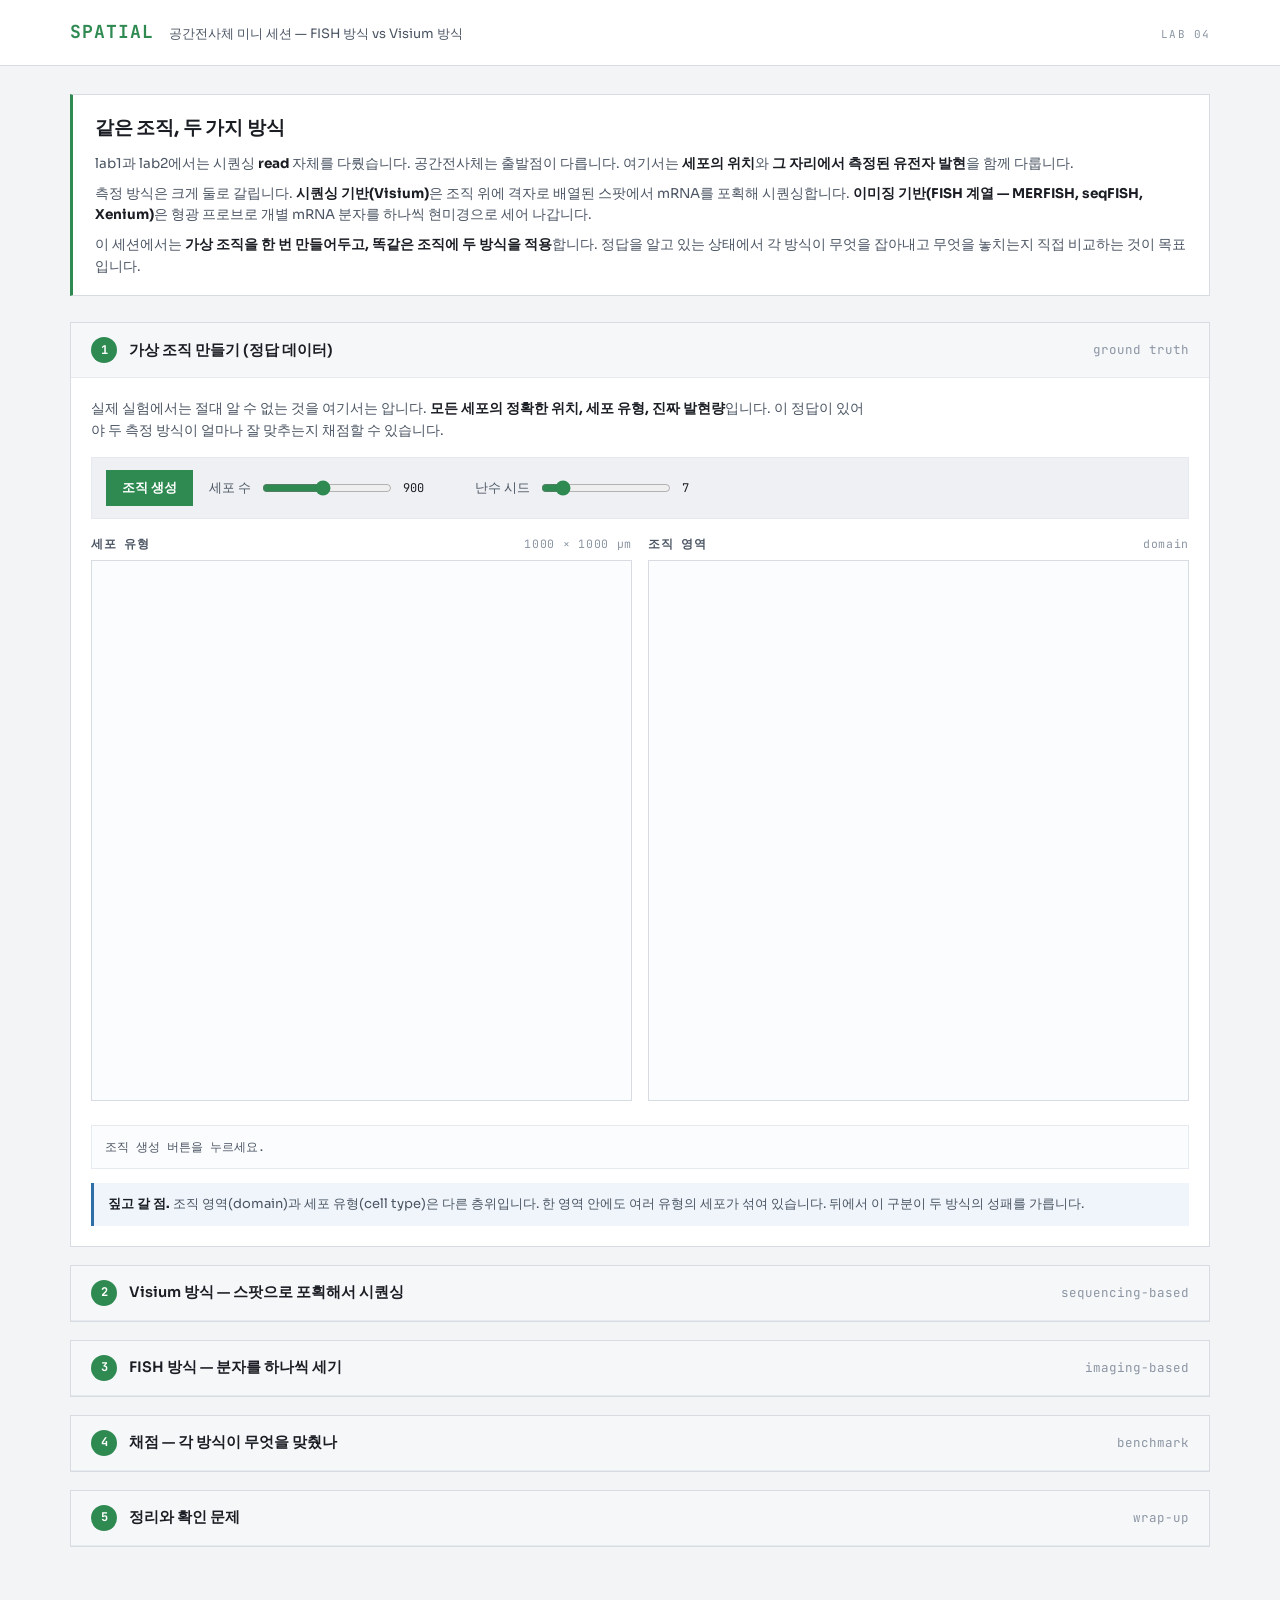
<file: lab4.html>
<!DOCTYPE html>
<html lang="ko">
<head>
<meta charset="UTF-8">
<title>SPATIAL — 공간전사체 미니 세션</title>
<meta name="viewport" content="width=device-width, initial-scale=1.0">
<link rel="preconnect" href="https://fonts.googleapis.com">
<link href="https://fonts.googleapis.com/css2?family=Sora:wght@400;500;600;700&family=JetBrains+Mono:wght@400;500;600;700&display=swap" rel="stylesheet">
<style>
:root{
  --bg:#ffffff; --bg-deep:#f3f4f6; --panel:#ffffff; --panel-alt:#f6f7f9;
  --panel-raised:#eef0f3; --border:#d8dce2; --border-soft:#e6e9ee;
  --text:#1a1d23; --text-dim:#4b5563; --text-faint:#8b95a3;
  --accent:#2f8a52; --accent-dim:#dcf3e3; --blue:#2f6fa8; --amber:#b8790a; --red:#c73e3e;
  --violet:#7a4fa3; --violet-dim:#efe6f6;
  --font-display:'Sora',sans-serif; --font-mono:'JetBrains Mono',monospace;
}
*{box-sizing:border-box;}
body{margin:0;background:var(--bg-deep);color:var(--text);font-family:var(--font-display);font-size:14px;line-height:1.6;}
.shell{max-width:1180px;margin:0 auto;padding:0 20px 80px;}

/* 헤더 */
.top{background:var(--panel);border-bottom:1px solid var(--border);margin-bottom:28px;}
.top-in{max-width:1180px;margin:0 auto;padding:18px 20px;display:flex;align-items:baseline;gap:14px;flex-wrap:wrap;}
.logo{font-family:var(--font-mono);font-weight:700;font-size:18px;letter-spacing:.06em;color:var(--accent);}
.logo-sub{font-size:13px;color:var(--text-dim);}
.top-tag{margin-left:auto;font-family:var(--font-mono);font-size:11px;color:var(--text-faint);letter-spacing:.1em;}

/* 인트로 */
.intro-box{background:var(--panel);border:1px solid var(--border);border-left:3px solid var(--accent);padding:18px 22px;margin-bottom:26px;}
.intro-box h1{font-size:19px;margin:0 0 10px;letter-spacing:-.01em;}
.intro-box p{margin:0 0 8px;color:var(--text-dim);font-size:13.5px;}
.intro-box p:last-child{margin-bottom:0;}
.intro-box b{color:var(--text);}

/* 스텝 */
.step{background:var(--panel);border:1px solid var(--border);margin-bottom:18px;}
.step-head{display:flex;align-items:center;gap:12px;padding:14px 20px;border-bottom:1px solid var(--border-soft);background:var(--panel-alt);cursor:pointer;user-select:none;}
.step-num{flex:none;width:26px;height:26px;display:grid;place-items:center;border-radius:50%;background:var(--accent);color:#fff;font-family:var(--font-mono);font-size:12px;font-weight:700;}
.step.done .step-num{background:var(--blue);}
.step-title{font-weight:600;font-size:14.5px;}
.step-note{font-size:12.5px;color:var(--text-faint);margin-left:auto;font-family:var(--font-mono);}
.step-body{padding:20px;display:none;}
.step.open .step-body{display:block;}
.step-desc{color:var(--text-dim);font-size:13.5px;margin:0 0 16px;max-width:78ch;}
.step-desc b{color:var(--text);}

/* 컨트롤 */
.ctrl{display:flex;flex-wrap:wrap;gap:10px 16px;align-items:center;padding:12px 14px;background:var(--panel-raised);border:1px solid var(--border-soft);margin-bottom:16px;}
.btn{font-family:var(--font-display);font-size:13px;font-weight:600;padding:8px 15px;border:1px solid var(--border);background:var(--panel);color:var(--text);cursor:pointer;transition:.14s;}
.btn:hover{border-color:var(--accent);color:var(--accent);}
.btn-primary{background:var(--accent);border-color:var(--accent);color:#fff;}
.btn-primary:hover{filter:brightness(1.08);color:#fff;}
.btn:disabled{opacity:.45;cursor:not-allowed;}
.slider{display:flex;align-items:center;gap:9px;font-size:12.5px;color:var(--text-dim);}
.slider input[type=range]{width:130px;accent-color:var(--accent);}
.slider .val{font-family:var(--font-mono);font-size:12px;color:var(--text);min-width:56px;}
.chk{display:flex;align-items:center;gap:6px;font-size:12.5px;color:var(--text-dim);cursor:pointer;}
.chk input{accent-color:var(--accent);}

/* 캔버스 */
.canvas-row{display:flex;gap:16px;flex-wrap:wrap;}
.canvas-box{flex:1 1 280px;min-width:250px;}
.canvas-cap{font-family:var(--font-mono);font-size:11.5px;color:var(--text-faint);letter-spacing:.06em;margin-bottom:6px;display:flex;justify-content:space-between;}
.canvas-cap b{color:var(--text-dim);font-weight:600;}
canvas{width:100%;height:auto;display:block;background:#fbfcfd;border:1px solid var(--border);image-rendering:auto;}

/* 로그 / 결과 */
.log{font-family:var(--font-mono);font-size:11.5px;line-height:1.75;background:#fbfcfd;border:1px solid var(--border-soft);padding:11px 13px;margin-top:14px;max-height:190px;overflow:auto;white-space:pre-wrap;color:var(--text-dim);}
.log .ok{color:var(--accent);}
.log .warn{color:var(--amber);}
.log .err{color:var(--red);}
.log .hi{color:var(--blue);}

table.tbl{width:100%;border-collapse:collapse;font-family:var(--font-mono);font-size:12px;margin-top:14px;}
table.tbl th,table.tbl td{border:1px solid var(--border-soft);padding:6px 9px;text-align:right;}
table.tbl th{background:var(--panel-alt);font-weight:600;color:var(--text-dim);}
table.tbl td:first-child,table.tbl th:first-child{text-align:left;}
table.tbl .good{color:var(--accent);}
table.tbl .bad{color:var(--red);}

.legend{display:flex;flex-wrap:wrap;gap:6px 14px;font-size:12px;color:var(--text-dim);margin-top:10px;}
.legend span{display:flex;align-items:center;gap:5px;}
.legend i{width:11px;height:11px;display:block;border-radius:2px;}

.callout{border-left:3px solid var(--amber);background:#fdf8ef;padding:11px 14px;font-size:13px;color:var(--text-dim);margin-top:14px;}
.callout b{color:var(--text);}
.takeaway{border-left:3px solid var(--blue);background:#eff5fa;padding:11px 14px;font-size:13px;color:var(--text-dim);margin-top:14px;}
.takeaway b{color:var(--text);}

.qbox{border:1px solid var(--border);background:var(--panel-alt);padding:14px 16px;margin-top:16px;}
.qbox .q{font-weight:600;font-size:13.5px;margin-bottom:9px;}
.qopt{display:block;width:100%;text-align:left;font-family:var(--font-display);font-size:13px;padding:7px 11px;border:1px solid var(--border);background:var(--panel);margin-bottom:6px;cursor:pointer;}
.qopt:hover{border-color:var(--blue);}
.qopt.right{border-color:var(--accent);background:var(--accent-dim);}
.qopt.wrong{border-color:var(--red);background:#fdeeee;}
.qfb{font-size:12.5px;color:var(--text-dim);margin-top:8px;display:none;}
.qfb.show{display:block;}
@media(max-width:700px){.canvas-row{flex-direction:column;}.step-note{display:none;}}
</style>
</head>
<body>

<div class="top"><div class="top-in">
  <span class="logo">SPATIAL</span>
  <span class="logo-sub">공간전사체 미니 세션 — FISH 방식 vs Visium 방식</span>
  <span class="top-tag">LAB 04</span>
</div></div>

<div class="shell">

<div class="intro-box">
  <h1>같은 조직, 두 가지 방식</h1>
  <p>lab1과 lab2에서는 시퀀싱 <b>read</b> 자체를 다뤘습니다. 공간전사체는 출발점이 다릅니다. 여기서는 <b>세포의 위치</b>와 <b>그 자리에서 측정된 유전자 발현</b>을 함께 다룹니다.</p>
  <p>측정 방식은 크게 둘로 갈립니다. <b>시퀀싱 기반(Visium)</b>은 조직 위에 격자로 배열된 스팟에서 mRNA를 포획해 시퀀싱합니다. <b>이미징 기반(FISH 계열 — MERFISH, seqFISH, Xenium)</b>은 형광 프로브로 개별 mRNA 분자를 하나씩 현미경으로 세어 나갑니다.</p>
  <p>이 세션에서는 <b>가상 조직을 한 번 만들어두고, 똑같은 조직에 두 방식을 적용</b>합니다. 정답을 알고 있는 상태에서 각 방식이 무엇을 잡아내고 무엇을 놓치는지 직접 비교하는 것이 목표입니다.</p>
</div>

<!-- STEP 1 -->
<div class="step open" id="s1">
  <div class="step-head"><span class="step-num">1</span><span class="step-title">가상 조직 만들기 (정답 데이터)</span><span class="step-note">ground truth</span></div>
  <div class="step-body">
    <p class="step-desc">실제 실험에서는 절대 알 수 없는 것을 여기서는 압니다. <b>모든 세포의 정확한 위치, 세포 유형, 진짜 발현량</b>입니다. 이 정답이 있어야 두 측정 방식이 얼마나 잘 맞추는지 채점할 수 있습니다.</p>
    <div class="ctrl">
      <button class="btn btn-primary" id="b-gen">조직 생성</button>
      <div class="slider">세포 수 <input type="range" id="r-ncell" min="300" max="1600" value="900" step="50"><span class="val" id="v-ncell">900</span></div>
      <div class="slider">난수 시드 <input type="range" id="r-seed" min="1" max="50" value="7"><span class="val" id="v-seed">7</span></div>
    </div>
    <div class="canvas-row">
      <div class="canvas-box">
        <div class="canvas-cap"><b>세포 유형</b><span>1000 × 1000 µm</span></div>
        <canvas id="c-truth" width="600" height="600"></canvas>
        <div class="legend" id="lg-type"></div>
      </div>
      <div class="canvas-box">
        <div class="canvas-cap"><b>조직 영역</b><span>domain</span></div>
        <canvas id="c-domain" width="600" height="600"></canvas>
        <div class="legend" id="lg-dom"></div>
      </div>
    </div>
    <div class="log" id="log1">조직 생성 버튼을 누르세요.</div>
    <div class="takeaway"><b>짚고 갈 점.</b> 조직 영역(domain)과 세포 유형(cell type)은 다른 층위입니다. 한 영역 안에도 여러 유형의 세포가 섞여 있습니다. 뒤에서 이 구분이 두 방식의 성패를 가릅니다.</div>
  </div>
</div>

<!-- STEP 2 -->
<div class="step" id="s2">
  <div class="step-head"><span class="step-num">2</span><span class="step-title">Visium 방식 — 스팟으로 포획해서 시퀀싱</span><span class="step-note">sequencing-based</span></div>
  <div class="step-body">
    <p class="step-desc">조직 위에 바코드가 심어진 스팟이 격자로 깔려 있습니다. 스팟 위에 놓인 세포들이 mRNA를 흘려보내면, 그 스팟의 바코드가 붙어 함께 시퀀싱됩니다. 결과는 <b>스팟 × 유전자</b> 행렬입니다. 세포 하나하나가 아니라 <b>스팟 안에 있던 세포들의 합</b>이라는 점이 핵심입니다.</p>
    <div class="ctrl">
      <button class="btn btn-primary" id="b-vis">스팟 포획 실행</button>
      <div class="slider">스팟 지름 <input type="range" id="r-dia" min="20" max="110" value="55" step="5"><span class="val" id="v-dia">55 µm</span></div>
      <div class="slider">스팟 간격 <input type="range" id="r-pitch" min="60" max="180" value="100" step="10"><span class="val" id="v-pitch">100 µm</span></div>
      <div class="slider">포획 효율 <input type="range" id="r-eff" min="3" max="60" value="15"><span class="val" id="v-eff">15%</span></div>
    </div>
    <div class="canvas-row">
      <div class="canvas-box">
        <div class="canvas-cap"><b>스팟 배치</b><span>조직 위에 겹쳐 보기</span></div>
        <canvas id="c-spot" width="600" height="600"></canvas>
      </div>
      <div class="canvas-box">
        <div class="canvas-cap"><b>측정 결과</b><span>스팟별 우세 유형</span></div>
        <canvas id="c-spotres" width="600" height="600"></canvas>
      </div>
    </div>
    <div class="log" id="log2">먼저 1단계에서 조직을 생성하세요.</div>
    <div class="callout"><b>스팟 지름을 20 µm까지 줄여보세요.</b> 세포 하나만 잡히니 해상도는 좋아지지만, 포획되는 mRNA가 급감해서 스팟 대부분이 거의 비게 됩니다. 해상도와 검출 깊이는 맞바꿈 관계입니다.</div>
  </div>
</div>

<!-- STEP 3 -->
<div class="step" id="s3">
  <div class="step-head"><span class="step-num">3</span><span class="step-title">FISH 방식 — 분자를 하나씩 세기</span><span class="step-note">imaging-based</span></div>
  <div class="step-body">
    <p class="step-desc">형광 프로브를 붙여 개별 mRNA 분자를 현미경으로 직접 셉니다. 분자마다 좌표가 찍히므로 <b>세포 단위, 때로는 세포 안 위치까지</b> 알 수 있습니다. 대신 프로브를 미리 설계해야 해서 <b>측정할 유전자를 사전에 골라야</b> 합니다. 전사체 전체가 아니라 패널입니다.</p>
    <div class="ctrl">
      <button class="btn btn-primary" id="b-fish">분자 검출 실행</button>
      <div class="slider">패널 크기 <input type="range" id="r-panel" min="4" max="60" value="14"><span class="val" id="v-panel">14 종</span></div>
      <div class="slider">검출 효율 <input type="range" id="r-feff" min="10" max="95" value="65"><span class="val" id="v-feff">65%</span></div>
      <div class="slider">분할 오류 <input type="range" id="r-seg" min="0" max="40" value="12"><span class="val" id="v-seg">12%</span></div>
    </div>
    <div class="canvas-row">
      <div class="canvas-box">
        <div class="canvas-cap"><b>검출된 분자</b><span>점 하나 = mRNA 하나</span></div>
        <canvas id="c-mol" width="600" height="600"></canvas>
      </div>
      <div class="canvas-box">
        <div class="canvas-cap"><b>세포 분할 후 판정</b><span>세포별 유형</span></div>
        <canvas id="c-fishres" width="600" height="600"></canvas>
      </div>
    </div>
    <div class="log" id="log3">먼저 1단계에서 조직을 생성하세요.</div>
    <div class="callout"><b>분할 오류를 40%까지 올려보세요.</b> 세포 경계를 잘못 그으면 옆 세포의 분자가 섞여 들어옵니다. 이미징 기반의 가장 큰 실전 약점이고, 스팟 혼합과 성격이 다른 오염입니다.</div>
  </div>
</div>

<!-- STEP 4 -->
<div class="step" id="s4">
  <div class="step-head"><span class="step-num">4</span><span class="step-title">채점 — 각 방식이 무엇을 맞췄나</span><span class="step-note">benchmark</span></div>
  <div class="step-body">
    <p class="step-desc">정답을 알고 있으니 채점할 수 있습니다. <b>조직 영역</b>을 맞추는 과제와 <b>세포 유형</b>을 맞추는 과제를 따로 매깁니다. 두 방식의 성적표가 정반대로 나오는 것이 이 세션의 결론입니다.</p>
    <div class="ctrl"><button class="btn btn-primary" id="b-score">채점하기</button></div>
    <div id="scorewrap"></div>
    <div class="log" id="log4">2단계와 3단계를 먼저 실행하세요.</div>
  </div>
</div>

<!-- STEP 5 -->
<div class="step" id="s5">
  <div class="step-head"><span class="step-num">5</span><span class="step-title">정리와 확인 문제</span><span class="step-note">wrap-up</span></div>
  <div class="step-body">
    <p class="step-desc">두 방식은 우열이 아니라 <b>용도</b>가 다릅니다. 실제 연구에서는 Visium으로 조직 전체를 훑어 관심 영역과 후보 유전자를 찾고, 그 영역을 FISH 패널로 다시 들여다보는 조합이 흔합니다.</p>
    <table class="tbl" id="summary-tbl"></table>
    <div id="quizwrap"></div>
  </div>
</div>

</div>
<script>
/* ============================================================
   공간전사체 미니 세션 — 시뮬레이터
   외부 의존성 없음. 모든 계산은 이 파일 안에서 수행됩니다.
   ============================================================ */

/* ---------- 결정적 난수 (시드 고정 → 재현 가능) ---------- */
function mulberry32(a){return function(){a|=0;a=a+0x6D2B79F5|0;let t=Math.imul(a^a>>>15,1|a);t=t+Math.imul(t^t>>>7,61|t)^t;return((t^t>>>14)>>>0)/4294967296;}}
let RNG = mulberry32(7);
const rnd = ()=>RNG();
function gauss(){let u=0,v=0;while(u===0)u=rnd();while(v===0)v=rnd();return Math.sqrt(-2*Math.log(u))*Math.cos(2*Math.PI*v);}
function poisson(lam){if(lam<=0)return 0;if(lam>25)return Math.max(0,Math.round(lam+Math.sqrt(lam)*gauss()));let L=Math.exp(-lam),k=0,p=1;do{k++;p*=rnd();}while(p>L);return k-1;}

/* ---------- 모델 정의 ---------- */
const FIELD = 1000;                 // µm
const TYPES = [
  {id:0,name:'Exc-A',  col:'#2f6fa8'},
  {id:1,name:'Exc-B',  col:'#4a9ed4'},
  {id:2,name:'Inh',    col:'#c73e3e'},
  {id:3,name:'Astro',  col:'#2f8a52'},
  {id:4,name:'Oligo',  col:'#b8790a'},
  {id:5,name:'Micro',  col:'#7a4fa3'},
];
const DOMAINS = [
  {id:0,name:'표층 (L1–L2)', col:'#dce9f5'},
  {id:1,name:'중층 (L3–L4)', col:'#c3ddf0'},
  {id:2,name:'심층 (L5–L6)', col:'#a5cbe8'},
  {id:3,name:'백질',         col:'#f0e4cd'},
  {id:4,name:'면역 침윤소',   col:'#f2d4d4'},
];
// 영역별 세포 유형 구성비 — 한 영역 안에도 여러 유형이 섞인다
const COMP = [
  [0.42,0.10,0.14,0.22,0.04,0.08],
  [0.30,0.32,0.13,0.16,0.05,0.04],
  [0.10,0.46,0.12,0.14,0.14,0.04],
  [0.02,0.03,0.03,0.16,0.70,0.06],
  [0.04,0.04,0.06,0.14,0.06,0.66],
];
const NGENE = 60;
let GENES = [];      // {name, type, domain, base}
let PROFILE = [];    // [type][gene] 기대 발현량

function buildGenes(){
  GENES=[];PROFILE=[];
  // 유전자 60개: 앞 30개는 세포유형 마커, 다음 15개는 영역 마커, 나머지 15개는 하우스키핑
  for(let g=0;g<NGENE;g++){
    if(g<30)      GENES.push({name:'Gene'+String(g+1).padStart(2,'0'),kind:'type',  tgt:g%6});
    else if(g<45) GENES.push({name:'Gene'+String(g+1).padStart(2,'0'),kind:'domain',tgt:(g-30)%5});
    else          GENES.push({name:'Gene'+String(g+1).padStart(2,'0'),kind:'hk',    tgt:-1});
  }
  for(let t=0;t<6;t++){
    const row=new Float32Array(NGENE);
    for(let g=0;g<NGENE;g++){
      const G=GENES[g];
      if(G.kind==='type')   row[g]= (G.tgt===t) ? 26+rnd()*22 : 0.8+rnd()*1.6;
      else if(G.kind==='hk')row[g]= 9+rnd()*7;
      else                  row[g]= 2+rnd()*3;   // 영역 마커는 세포별 기본값, 아래서 영역 배수 적용
    }
    PROFILE.push(row);
  }
}
function domainMultiplier(g,dom){
  const G=GENES[g];
  if(G.kind!=='domain') return 1;
  return (G.tgt===dom) ? 9.0 : 0.55;
}

/* ---------- 조직 생성 ---------- */
let CELLS=[], NCELL=900;
function domainAt(x,y){
  // 면역 침윤소: 원형 블롭
  const dx=x-680, dy=y-330;
  if(dx*dx+dy*dy < 105*105) return 4;
  // 층상 구조 — 경계를 물결지게
  const wave = 42*Math.sin(x/155) + 22*Math.sin(x/61+1.3);
  const yy = y - wave;
  if(yy<230) return 0;
  if(yy<470) return 1;
  if(yy<730) return 2;
  return 3;
}
function pickType(dom){
  const p=COMP[dom]; let r=rnd(),acc=0;
  for(let i=0;i<6;i++){acc+=p[i];if(r<acc)return i;}
  return 5;
}
function genTissue(){
  buildGenes();
  CELLS=[];
  let guard=0;
  while(CELLS.length<NCELL && guard<NCELL*60){
    guard++;
    const x=rnd()*FIELD, y=rnd()*FIELD;
    // 최소 간격 확보 (세포가 겹치지 않게)
    let ok=true;
    for(let i=Math.max(0,CELLS.length-70);i<CELLS.length;i++){
      const c=CELLS[i];
      if((c.x-x)**2+(c.y-y)**2 < 168) {ok=false;break;}
    }
    if(!ok) continue;
    const dom=domainAt(x,y);
    const type=pickType(dom);
    CELLS.push({x,y,dom,type,r:5.0+rnd()*2.6, scale:0.72+rnd()*0.62});
  }
  // 세포별 진짜 발현량 (정답)
  for(const c of CELLS){
    const e=new Float32Array(NGENE);
    for(let g=0;g<NGENE;g++) e[g]=PROFILE[c.type][g]*domainMultiplier(g,c.dom)*c.scale;
    c.expr=e;
  }
}

/* ---------- 그리기 유틸 ---------- */
const S = 600/FIELD;
function clear(cv,bg){const x=cv.getContext('2d');x.fillStyle=bg||'#fbfcfd';x.fillRect(0,0,cv.width,cv.height);return x;}
function drawDomainBG(ctx,alpha){
  const img=ctx.createImageData(600,600);
  for(let py=0;py<600;py++)for(let px=0;px<600;px++){
    const d=domainAt(px/S,py/S);
    const c=DOMAINS[d].col;
    const R=parseInt(c.substr(1,2),16),G=parseInt(c.substr(3,2),16),B=parseInt(c.substr(5,2),16);
    const i=(py*600+px)*4;
    img.data[i]=R;img.data[i+1]=G;img.data[i+2]=B;img.data[i+3]=255*(alpha??1);
  }
  ctx.putImageData(img,0,0);
}
function drawCells(ctx,colorFn,rad){
  for(const c of CELLS){
    ctx.fillStyle=colorFn(c);
    ctx.beginPath();ctx.arc(c.x*S,c.y*S,(rad||c.r)*S*1.35,0,6.284);ctx.fill();
  }
}
function legend(el,items){
  el.innerHTML=items.map(o=>`<span><i style="background:${o.col}"></i>${o.name}</span>`).join('');
}
function say(id,msg,cls){
  const el=document.getElementById(id);
  el.innerHTML += (el.innerHTML?'\n':'') + (cls?`<span class="${cls}">${msg}</span>`:msg);
  el.scrollTop=el.scrollHeight;
}
function reset(id){document.getElementById(id).innerHTML='';}

/* ---------- STEP 1 ---------- */
function renderTruth(){
  const a=clear(document.getElementById('c-truth'));
  drawCells(a,c=>TYPES[c.type].col);
  const b=document.getElementById('c-domain').getContext('2d');
  drawDomainBG(b);
  b.globalAlpha=.55; drawCells(b,c=>'#33414f'); b.globalAlpha=1;
  legend(document.getElementById('lg-type'),TYPES);
  legend(document.getElementById('lg-dom'),DOMAINS);
}
document.getElementById('b-gen').onclick=()=>{
  RNG=mulberry32(+document.getElementById('r-seed').value);
  NCELL=+document.getElementById('r-ncell').value;
  reset('log1');
  say('log1','[INFO] 1000 × 1000 µm 조직 절편을 생성합니다…');
  genTissue();
  renderTruth();
  const cnt=[0,0,0,0,0,0]; CELLS.forEach(c=>cnt[c.type]++);
  say('log1',`[OK] 세포 ${CELLS.length.toLocaleString()}개 배치 완료`,'ok');
  say('log1','[INFO] 유형별 세포 수 — '+TYPES.map((t,i)=>`${t.name} ${cnt[i]}`).join(', '));
  say('log1',`[INFO] 유전자 ${NGENE}종 (세포유형 마커 30, 영역 마커 15, 하우스키핑 15)`);
  say('log1','[NEXT] 이제 이 조직에 두 가지 측정 방식을 적용합니다.','hi');
  VIS=null;FISH=null;
  document.getElementById('s2').classList.add('open');
};

/* ---------- STEP 2 : Visium ---------- */
let VIS=null;
function runVisium(){
  const dia=+document.getElementById('r-dia').value;
  const pitch=+document.getElementById('r-pitch').value;
  const eff=+document.getElementById('r-eff').value/100;
  const rad=dia/2, spots=[];
  // 육각 격자
  const dy=pitch*Math.sqrt(3)/2;
  for(let row=0,y=pitch*0.6;y<FIELD-pitch*0.3;row++,y+=dy){
    const off=(row%2)?pitch/2:0;
    for(let x=pitch*0.6+off;x<FIELD-pitch*0.3;x+=pitch){
      spots.push({x,y,cells:[],counts:new Float32Array(NGENE),total:0});
    }
  }
  for(const c of CELLS){
    for(const s of spots){
      if((c.x-s.x)**2+(c.y-s.y)**2 <= rad*rad){ s.cells.push(c); break; }
    }
  }
  for(const s of spots){
    for(const c of s.cells)
      for(let g=0;g<NGENE;g++){ const n=poisson(c.expr[g]*eff); s.counts[g]+=n; s.total+=n; }
    // 우세 유형: 스팟 안 세포 중 최빈
    const t=[0,0,0,0,0,0]; s.cells.forEach(c=>t[c.type]++);
    s.domTrue = s.cells.length? t.indexOf(Math.max(...t)) : -1;
    const d=[0,0,0,0,0]; s.cells.forEach(c=>d[c.dom]++);
    s.domainTrue = s.cells.length? d.indexOf(Math.max(...d)) : -1;
    s.pure = s.cells.length? (Math.max(...t)/s.cells.length) : 0;
  }
  VIS={spots,dia,pitch,eff};
  return VIS;
}
function renderVisium(){
  const a=clear(document.getElementById('c-spot'));
  a.globalAlpha=.9; drawCells(a,c=>TYPES[c.type].col); a.globalAlpha=1;
  a.strokeStyle='rgba(30,40,55,.55)'; a.lineWidth=1.2;
  for(const s of VIS.spots){a.beginPath();a.arc(s.x*S,s.y*S,VIS.dia/2*S,0,6.284);a.stroke();}
  const b=clear(document.getElementById('c-spotres'),'#ffffff');
  const maxT=Math.max(...VIS.spots.map(s=>s.total),1);
  for(const s of VIS.spots){
    const col = s.domTrue>=0 ? TYPES[s.domTrue].col : '#e2e6ea';
    b.globalAlpha = s.cells.length? (0.35+0.65*Math.min(1,s.total/maxT)) : 0.25;
    b.fillStyle=col;
    b.beginPath();b.arc(s.x*S,s.y*S,VIS.dia/2*S,0,6.284);b.fill();
  }
  b.globalAlpha=1;
}
document.getElementById('b-vis').onclick=()=>{
  if(!CELLS.length){reset('log2');say('log2','[ERROR] 먼저 1단계에서 조직을 생성하세요.','err');return;}
  reset('log2');
  say('log2','[INFO] 스팟 격자를 조직 위에 배치합니다…');
  runVisium(); renderVisium();
  const S2=VIS.spots, used=S2.filter(s=>s.cells.length);
  const cps=used.reduce((a,s)=>a+s.cells.length,0)/Math.max(1,used.length);
  const mixed=used.filter(s=>s.pure<0.999).length;
  const meanUMI=used.reduce((a,s)=>a+s.total,0)/Math.max(1,used.length);
  say('log2',`[OK] 스팟 ${S2.length}개 · 세포가 잡힌 스팟 ${used.length}개`,'ok');
  say('log2',`[INFO] 스팟당 평균 세포 수: ${cps.toFixed(2)}개`);
  say('log2',`[INFO] 두 유형 이상이 섞인 스팟: ${used.length?(100*mixed/used.length).toFixed(1):0}%`, mixed/Math.max(1,used.length)>0.5?'warn':'');
  say('log2',`[INFO] 스팟당 평균 UMI: ${meanUMI.toFixed(0)}`);
  say('log2',`[INFO] 측정된 유전자: ${NGENE}종 (전사체 전체)`,'ok');
  say('log2',`[한계] 세포 하나하나를 구분할 수 없습니다. 스팟 값은 그 안 세포들의 합입니다.`,'warn');
  document.getElementById('s3').classList.add('open');
};

/* ---------- STEP 3 : FISH ---------- */
let FISH=null;
function runFish(){
  const P=+document.getElementById('r-panel').value;
  const feff=+document.getElementById('r-feff').value/100;
  const segErr=+document.getElementById('r-seg').value/100;
  // 패널 선정: 세포유형 마커를 우선 고르고 남으면 영역 마커
  const order=[]; for(let t=0;t<6;t++)for(let g=0;g<NGENE;g++) if(GENES[g].kind==='type'&&GENES[g].tgt===t) order.push(g);
  for(let g=0;g<NGENE;g++) if(GENES[g].kind==='domain') order.push(g);
  for(let g=0;g<NGENE;g++) if(GENES[g].kind==='hk') order.push(g);
  const panel=order.slice(0,P);
  const mols=[];
  for(const c of CELLS){
    c.obs=new Float32Array(P);
    for(let pi=0;pi<P;pi++){
      const n=poisson(c.expr[panel[pi]]*feff);
      for(let k=0;k<n;k++){
        const th=rnd()*6.284, rr=Math.sqrt(rnd())*c.r*1.5;
        mols.push({x:c.x+Math.cos(th)*rr, y:c.y+Math.sin(th)*rr, g:pi, src:c});
      }
    }
  }
  // 세포 분할: 확률적으로 이웃 세포에 잘못 배정
  for(const m of mols){
    let host=m.src;
    if(rnd()<segErr){
      let best=null,bd=1e9;
      for(const c of CELLS){ if(c===m.src)continue; const d=(c.x-m.x)**2+(c.y-m.y)**2; if(d<bd){bd=d;best=c;} }
      if(best && bd<(40*40)) host=best;
    }
    m.host=host; host.obs[m.g]++;
  }
  FISH={panel,P,mols,feff,segErr};
  return FISH;
}
function renderFish(){
  const a=clear(document.getElementById('c-mol'),'#ffffff');
  const pal=['#2f6fa8','#c73e3e','#2f8a52','#b8790a','#7a4fa3','#4a9ed4','#d4772f','#3aa8a0'];
  for(const m of FISH.mols){
    a.fillStyle=pal[m.g%pal.length];
    a.fillRect(m.x*S-0.9,m.y*S-0.9,1.8,1.8);
  }
  // 관측치로 세포 유형 판정 (최대 마커 발현)
  const b=clear(document.getElementById('c-fishres'));
  for(const c of CELLS){
    let best=-1,bv=-1;
    for(let pi=0;pi<FISH.P;pi++){
      const G=GENES[FISH.panel[pi]];
      if(G.kind!=='type')continue;
      if(c.obs[pi]>bv){bv=c.obs[pi];best=G.tgt;}
    }
    c.callType = bv>0? best : -1;
    b.fillStyle = c.callType>=0? TYPES[c.callType].col : '#cdd3da';
    b.beginPath();b.arc(c.x*S,c.y*S,c.r*S*1.35,0,6.284);b.fill();
  }
}
document.getElementById('b-fish').onclick=()=>{
  if(!CELLS.length){reset('log3');say('log3','[ERROR] 먼저 1단계에서 조직을 생성하세요.','err');return;}
  reset('log3');
  say('log3','[INFO] 프로브 패널을 설계하고 분자를 검출합니다…');
  runFish(); renderFish();
  const typeGenes=FISH.panel.filter(g=>GENES[g].kind==='type').length;
  const covered=new Set(FISH.panel.filter(g=>GENES[g].kind==='type').map(g=>GENES[g].tgt)).size;
  const ok=CELLS.filter(c=>c.callType===c.type).length;
  say('log3',`[OK] 분자 ${FISH.mols.length.toLocaleString()}개 검출 · 세포 ${CELLS.length}개 모두 개별 분해`,'ok');
  say('log3',`[INFO] 패널 ${FISH.P}종 중 세포유형 마커 ${typeGenes}종 → 6개 유형 중 ${covered}개 커버`, covered<6?'warn':'ok');
  say('log3',`[INFO] 측정된 유전자: ${FISH.P}종 / 전체 ${NGENE}종 (${(100*FISH.P/NGENE).toFixed(0)}%)`, FISH.P<NGENE?'warn':'');
  say('log3',`[INFO] 세포 유형 판정 정확도: ${(100*ok/CELLS.length).toFixed(1)}%`);
  if(covered<6) say('log3',`[한계] 패널에 없는 유형은 원리적으로 찾을 수 없습니다. 패널 크기를 늘려보세요.`,'warn');
  document.getElementById('s4').classList.add('open');
};

/* ---------- STEP 4 : 채점 ---------- */
document.getElementById('b-score').onclick=()=>{
  reset('log4');
  if(!VIS||!FISH){say('log4','[ERROR] 2단계와 3단계를 먼저 실행하세요.','err');return;}
  // 영역 과제: Visium 스팟의 발현으로 영역 분류가 가능한가 (영역 마커 신호 대비)
  const used=VIS.spots.filter(s=>s.cells.length);
  let domHit=0;
  for(const s of used){
    let best=-1,bv=-1;
    for(let d=0;d<5;d++){
      let v=0,n=0;
      for(let g=0;g<NGENE;g++) if(GENES[g].kind==='domain'&&GENES[g].tgt===d){v+=s.counts[g];n++;}
      v/=Math.max(1,n); if(v>bv){bv=v;best=d;}
    }
    if(best===s.domainTrue) domHit++;
  }
  const visDom = 100*domHit/Math.max(1,used.length);
  // Visium 세포유형 과제: 스팟 순도의 한계
  const visPure = 100*used.reduce((a,s)=>a+s.pure,0)/Math.max(1,used.length);
  // FISH 세포유형 과제
  const fishType = 100*CELLS.filter(c=>c.callType===c.type).length/CELLS.length;
  // FISH 영역 과제: 패널에 영역 마커가 있어야 가능
  const domInPanel=FISH.panel.filter(g=>GENES[g].kind==='domain').length;
  let fishDom=0;
  if(domInPanel>0){
    let hit=0;
    for(const c of CELLS){
      let best=-1,bv=-1;
      for(let pi=0;pi<FISH.P;pi++){const G=GENES[FISH.panel[pi]];if(G.kind!=='domain')continue;if(c.obs[pi]>bv){bv=c.obs[pi];best=G.tgt;}}
      if(best===c.dom)hit++;
    }
    fishDom=100*hit/CELLS.length;
  }
  const f=(v,g)=>`<span class="${v>=g?'good':'bad'}">${v.toFixed(1)}%</span>`;
  document.getElementById('scorewrap').innerHTML=`
  <table class="tbl">
    <tr><th>항목</th><th>Visium (시퀀싱)</th><th>FISH (이미징)</th></tr>
    <tr><td>측정 유전자 수</td><td>${NGENE} / ${NGENE}</td><td>${FISH.P} / ${NGENE}</td></tr>
    <tr><td>공간 해상도</td><td>${VIS.dia} µm 스팟</td><td>세포 단위</td></tr>
    <tr><td>분해된 관측 단위</td><td>스팟 ${used.length}개</td><td>세포 ${CELLS.length}개</td></tr>
    <tr><td>스팟 순도 (단일 유형 비율)</td><td>${f(visPure,80)}</td><td>—</td></tr>
    <tr><td><b>조직 영역 분류 정확도</b></td><td>${f(visDom,75)}</td><td>${domInPanel?f(fishDom,75):'<span class="bad">측정 불가</span>'}</td></tr>
    <tr><td><b>세포 유형 판정 정확도</b></td><td><span class="bad">원리적으로 불가</span></td><td>${f(fishType,75)}</td></tr>
  </table>`;
  say('log4',`[결과] Visium — 영역 분류 ${visDom.toFixed(1)}%, 전사체 전체 확보`,'ok');
  say('log4',`[결과] FISH — 세포 유형 판정 ${fishType.toFixed(1)}%, 패널 ${FISH.P}종으로 제한`,'ok');
  say('log4','');
  say('log4','[해석] Visium은 "여기가 어떤 조직인가"에 강하고, FISH는 "이 세포가 무엇인가"에 강합니다.','hi');
  say('log4','[해석] 스팟 안에 세포가 여러 개 섞이는 한, Visium 단독으로 세포 유형을 확정할 수 없습니다.','hi');
  say('log4','[해석] 패널에 없는 유전자는 FISH에 존재하지 않는 것과 같습니다. 무엇을 볼지 미리 정해야 합니다.','hi');
  document.getElementById('s5').classList.add('open');
  buildSummary();
};

/* ---------- STEP 5 : 정리 + 퀴즈 ---------- */
function buildSummary(){
  document.getElementById('summary-tbl').innerHTML=`
    <tr><th>구분</th><th>Visium 계열</th><th>FISH 계열 (MERFISH / Xenium)</th></tr>
    <tr><td>측정 원리</td><td>스팟에서 mRNA 포획 후 시퀀싱</td><td>형광 프로브로 분자를 직접 이미징</td></tr>
    <tr><td>유전자 범위</td><td>전사체 전체 (사전 설계 불필요)</td><td>패널 수백 종 (사전 설계 필요)</td></tr>
    <tr><td>공간 해상도</td><td>스팟 단위 (55 µm, 세포 여럿)</td><td>세포~세포내 단위</td></tr>
    <tr><td>주된 오차</td><td>스팟 내 세포 혼합</td><td>세포 분할 오류, 광학 혼선</td></tr>
    <tr><td>후속 분석</td><td>디컨볼루션으로 조성 추정</td><td>분할 후 세포별 클러스터링</td></tr>
    <tr><td>잘 맞는 질문</td><td>어느 영역이 다른가, 후보 유전자 찾기</td><td>이 세포가 무엇이고 어디 붙어 있나</td></tr>`;
}
const QUIZ=[
  {q:'Visium 데이터에서 어떤 스팟의 발현 프로파일이 신경세포 마커와 별세포 마커를 동시에 강하게 보였습니다. 가장 타당한 해석은?',
   opts:['그 자리에 두 성질을 모두 가진 새로운 세포 유형이 있다','스팟 안에 신경세포와 별세포가 함께 들어 있다','시퀀싱 오류다','프로브 설계가 잘못됐다'],
   ans:1, fb:'스팟은 세포 하나가 아니라 그 안 세포들의 합입니다. 혼합 신호가 기본값이고, 그래서 디컨볼루션이 필요합니다. 새로운 세포 유형을 주장하려면 세포 단위 해상도의 근거가 따로 있어야 합니다.'},
  {q:'MERFISH 실험에서 관심 있던 전사인자가 데이터에 전혀 나타나지 않았습니다. 먼저 확인할 것은?',
   opts:['시퀀싱 깊이를 늘린다','해당 유전자가 패널에 포함되어 있었는지 확인한다','스팟 크기를 줄인다','세포를 더 많이 측정한다'],
   ans:1, fb:'이미징 기반은 프로브를 만든 유전자만 보입니다. 패널에 없으면 발현량이 아무리 높아도 데이터에 나타나지 않습니다. 시퀀싱 기반과 가장 크게 갈리는 지점입니다.'},
  {q:'세포 분할(segmentation) 오류가 크면 생기는 대표적인 문제는?',
   opts:['유전자 검출 효율이 떨어진다','이웃 세포의 전사체가 섞여 실재하지 않는 중간 유형이 만들어진다','공간 좌표가 사라진다','패널 크기가 줄어든다'],
   ans:1, fb:'경계를 잘못 그으면 옆 세포 분자가 넘어옵니다. 그 결과 두 유형의 중간처럼 보이는 가짜 집단이 생기는데, 진짜 중간 상태와 구분하기 어려워서 실전에서 특히 성가십니다.'},
  {q:'조직 전체를 훑어 관심 영역을 찾고, 그 영역의 세포 조성을 확정하려 합니다. 합리적인 설계는?',
   opts:['Visium만 쓴다','FISH만 쓴다','Visium으로 탐색하고 관심 영역을 FISH 패널로 검증한다','둘 다 필요 없다'],
   ans:2, fb:'실제 연구에서 흔한 조합입니다. 가설이 없는 탐색 단계는 전사체 전체를 보는 쪽이, 확정 단계는 세포 해상도를 가진 쪽이 유리합니다.'},
];
function buildQuiz(){
  document.getElementById('quizwrap').innerHTML = QUIZ.map((Q,i)=>`
    <div class="qbox" data-i="${i}">
      <div class="q">Q${i+1}. ${Q.q}</div>
      ${Q.opts.map((o,j)=>`<button class="qopt" data-j="${j}">${o}</button>`).join('')}
      <div class="qfb">${Q.fb}</div>
    </div>`).join('');
  document.querySelectorAll('.qbox').forEach(box=>{
    const i=+box.dataset.i;
    box.querySelectorAll('.qopt').forEach(btn=>{
      btn.onclick=()=>{
        const j=+btn.dataset.j;
        box.querySelectorAll('.qopt').forEach(b=>b.disabled=true);
        btn.classList.add(j===QUIZ[i].ans?'right':'wrong');
        if(j!==QUIZ[i].ans) box.querySelectorAll('.qopt')[QUIZ[i].ans].classList.add('right');
        box.querySelector('.qfb').classList.add('show');
      };
    });
  });
}

/* ---------- 슬라이더 표시값 ---------- */
const bind=(id,vid,fmt)=>{const r=document.getElementById(id),v=document.getElementById(vid);
  const up=()=>v.textContent=fmt(r.value); r.addEventListener('input',up); up();};
bind('r-ncell','v-ncell',x=>x);
bind('r-seed','v-seed',x=>x);
bind('r-dia','v-dia',x=>x+' µm');
bind('r-pitch','v-pitch',x=>x+' µm');
bind('r-eff','v-eff',x=>x+'%');
bind('r-panel','v-panel',x=>x+' 종');
bind('r-feff','v-feff',x=>x+'%');
bind('r-seg','v-seg',x=>x+'%');

/* ---------- 스텝 접기/펴기 ---------- */
document.querySelectorAll('.step-head').forEach(h=>{
  h.onclick=()=>h.parentElement.classList.toggle('open');
});

buildQuiz();
</script>
</body>
</html>
</file>
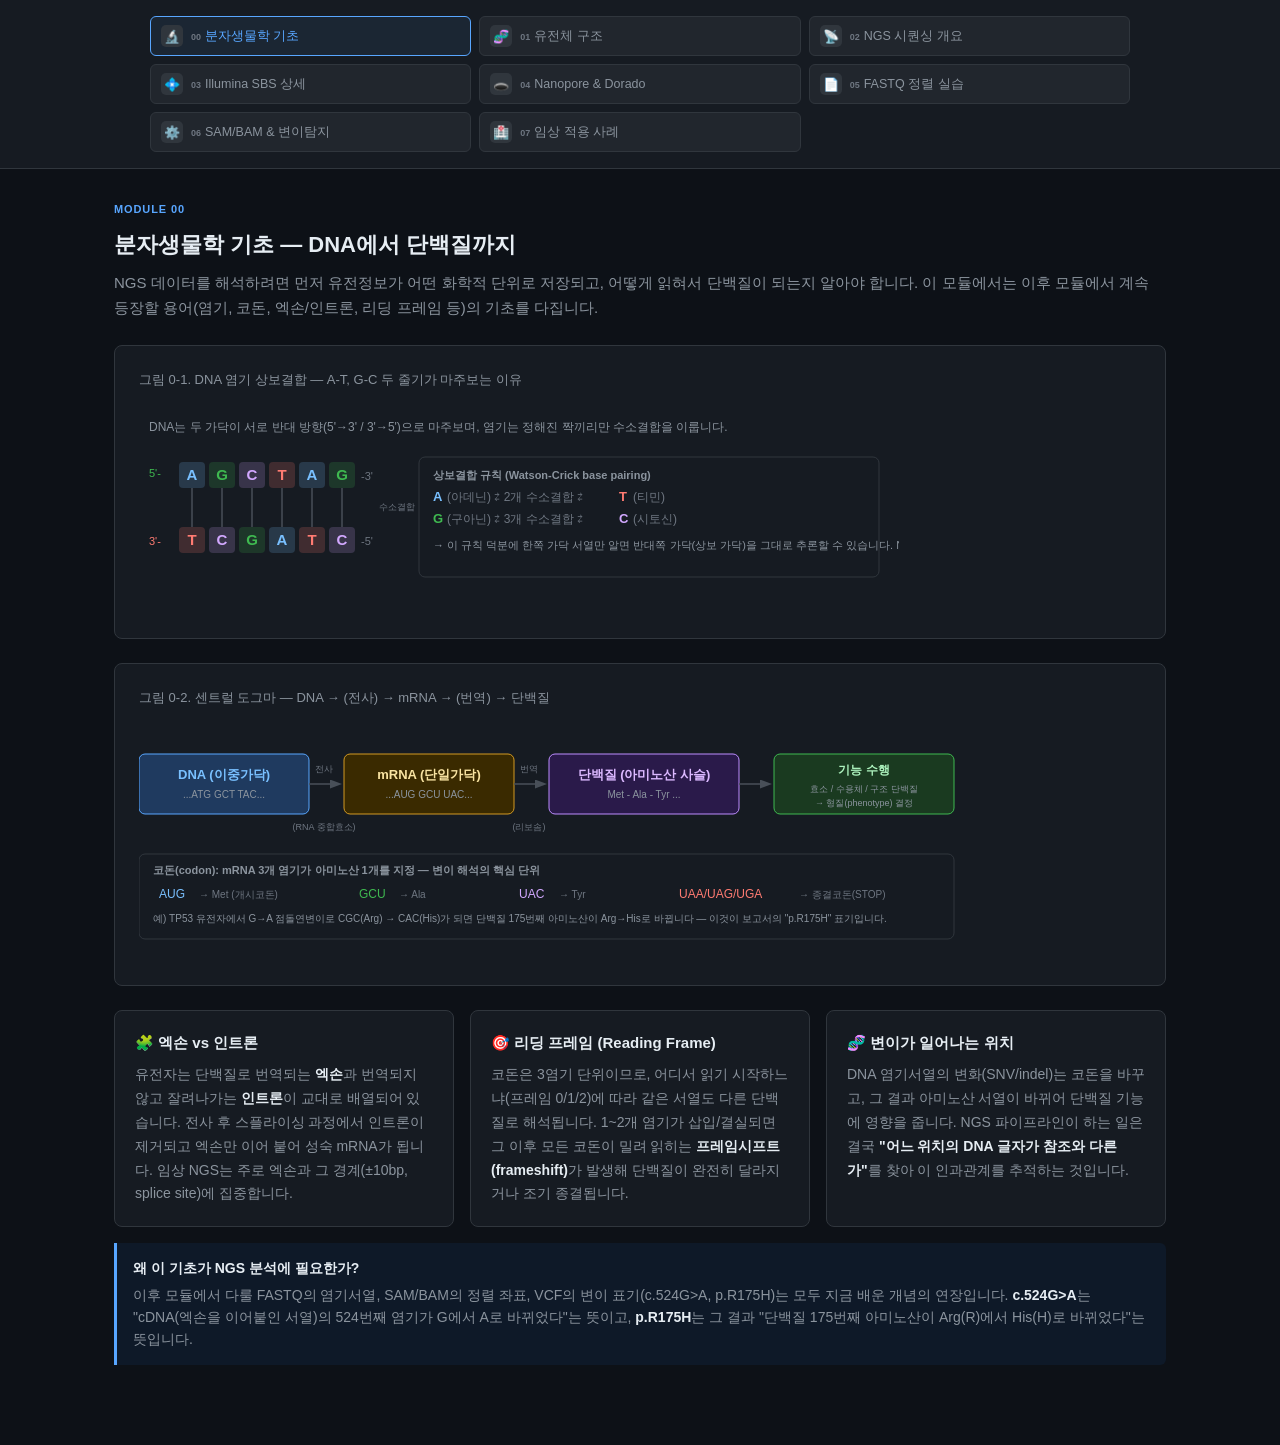
<file: ngs.html>
<!DOCTYPE html>
<html lang="ko">
<head>
<meta charset="UTF-8">
<meta name="viewport" content="width=device-width, initial-scale=1.0">
<title>NGS 유전체 분석 교육</title>
<style>
  :root {
    --bg: #0d1117;
    --surface: #161b22;
    --surface2: #21262d;
    --surface3: #30363d;
    --border: #30363d;
    --border2: #484f58;
    --text: #e6edf3;
    --text2: #8b949e;
    --text3: #6e7681;
    --accent: #58a6ff;
    --accent2: #1f6feb;
    --green: #3fb950;
    --green2: #238636;
    --amber: #d29922;
    --amber2: #e3b341;
    --red: #f85149;
    --purple: #bc8cff;
    --teal: #39d353;
    --pink: #ff7b72;
    --mono: 'Courier New', monospace;
    --sans: -apple-system, BlinkMacSystemFont, 'Segoe UI', sans-serif;
  }
  * { box-sizing: border-box; margin: 0; padding: 0; }
  body {
    font-family: var(--sans);
    background: var(--bg);
    color: var(--text);
    line-height: 1.6;
    font-size: 15px;
  }
  /* Header */
  .site-header {
    background: var(--surface);
    border-bottom: 1px solid var(--border);
    padding: 16px 24px;
    display: flex;
    align-items: center;
    gap: 12px;
    position: sticky;
    top: 0;
    z-index: 100;
  }
  .logo-dna {
    font-size: 24px;
  }
  .site-title { font-size: 18px; font-weight: 600; color: var(--text); }
  .site-sub { font-size: 13px; color: var(--text2); }
  /* Tabs */
  .tab-bar {
    background: var(--surface);
    border-bottom: 1px solid var(--border);
    display: flex;
    padding: 0 24px;
    gap: 0;
    overflow-x: auto;
  }
  .tab-btn {
    padding: 12px 20px;
    background: none;
    border: none;
    border-bottom: 2px solid transparent;
    color: var(--text2);
    cursor: pointer;
    font-size: 14px;
    font-family: var(--sans);
    white-space: nowrap;
    transition: color 0.2s, border-color 0.2s;
  }
  .tab-btn:hover { color: var(--text); }
  .tab-btn.active { color: var(--accent); border-bottom-color: var(--accent); }
  .tab-icon { margin-right: 6px; }
  /* Panels */
  .tab-panel { display: none; padding: 32px 24px; max-width: 1100px; margin: 0 auto; }
  .tab-panel.active { display: block; }
  /* Section */
  .section { margin-bottom: 48px; }
  .section-label {
    font-size: 11px;
    font-weight: 600;
    letter-spacing: 0.08em;
    text-transform: uppercase;
    color: var(--accent);
    margin-bottom: 8px;
  }
  .section-title {
    font-size: 22px;
    font-weight: 600;
    color: var(--text);
    margin-bottom: 8px;
  }
  .section-desc { color: var(--text2); margin-bottom: 24px; line-height: 1.7; }
  /* Cards */
  .card {
    background: var(--surface);
    border: 1px solid var(--border);
    border-radius: 8px;
    padding: 20px;
    margin-bottom: 16px;
  }
  .card-title { font-size: 15px; font-weight: 600; margin-bottom: 8px; color: var(--text); }
  .card-body { color: var(--text2); font-size: 14px; line-height: 1.7; }
  /* Grid */
  .grid-2 { display: grid; grid-template-columns: repeat(auto-fit, minmax(280px, 1fr)); gap: 16px; }
  .grid-3 { display: grid; grid-template-columns: repeat(auto-fit, minmax(220px, 1fr)); gap: 16px; }
  /* SVG diagrams */
  .diagram-wrap {
    background: var(--surface);
    border: 1px solid var(--border);
    border-radius: 8px;
    padding: 24px;
    margin-bottom: 24px;
    overflow-x: auto;
  }
  .diagram-title {
    font-size: 13px;
    color: var(--text2);
    margin-bottom: 16px;
    font-weight: 500;
  }
  svg text { font-family: var(--sans); }
  /* Code block */
  .code-window {
    background: #0d1117;
    border: 1px solid var(--border);
    border-radius: 8px;
    overflow: hidden;
    margin-bottom: 20px;
    font-family: var(--mono);
    font-size: 13px;
  }
  .code-header {
    background: var(--surface2);
    border-bottom: 1px solid var(--border);
    padding: 10px 16px;
    display: flex;
    align-items: center;
    gap: 8px;
  }
  .code-dot { width: 12px; height: 12px; border-radius: 50%; }
  .code-dot.red { background: #ff5f57; }
  .code-dot.amber { background: #febc2e; }
  .code-dot.green { background: #28c840; }
  .code-filename { font-size: 12px; color: var(--text2); margin-left: 8px; }
  .code-body { padding: 16px; overflow-x: auto; }
  .code-body pre { line-height: 1.8; }
  .c-comment { color: #6e7681; }
  .c-cmd { color: var(--accent2); }
  .c-flag { color: var(--amber2); }
  .c-path { color: var(--green); }
  .c-num { color: var(--purple); }
  .c-str { color: var(--pink); }
  .c-ok { color: var(--green); }
  .c-warn { color: var(--amber); }
  /* FASTQ display */
  .fastq-block {
    background: #010409;
    border: 1px solid var(--border);
    border-radius: 6px;
    padding: 14px 16px;
    font-family: var(--mono);
    font-size: 12px;
    line-height: 2;
    overflow-x: auto;
    margin-bottom: 12px;
  }
  .fq-header { color: var(--accent); }
  .fq-seq { color: var(--green); }
  .fq-plus { color: var(--text3); }
  .fq-qual { color: var(--amber2); }
  .fq-label {
    display: inline-block;
    font-size: 10px;
    padding: 1px 6px;
    border-radius: 3px;
    margin-left: 8px;
    vertical-align: middle;
    font-family: var(--sans);
    font-weight: 600;
  }
  .lbl-blue { background: #1f6feb; color: #cae8ff; }
  .lbl-green { background: #1a7f37; color: #acf2bd; }
  .lbl-amber { background: #9e6a03; color: #f8e3a1; }
  .lbl-gray { background: var(--surface3); color: var(--text2); }
  /* IGV-style viewer */
  .igv-wrap {
    background: #1c2333;
    border: 1px solid var(--border);
    border-radius: 8px;
    overflow: hidden;
    margin-bottom: 24px;
  }
  .igv-toolbar {
    background: #2d333b;
    border-bottom: 1px solid var(--border);
    padding: 8px 12px;
    display: flex;
    align-items: center;
    gap: 12px;
    flex-wrap: wrap;
  }
  .igv-btn {
    background: var(--surface3);
    border: 1px solid var(--border2);
    border-radius: 4px;
    color: var(--text2);
    padding: 3px 10px;
    font-size: 12px;
    cursor: default;
  }
  .igv-loc {
    font-family: var(--mono);
    font-size: 12px;
    color: var(--accent);
    background: #010409;
    border: 1px solid var(--border);
    border-radius: 4px;
    padding: 3px 10px;
  }
  .igv-body { padding: 0; }
  .igv-track {
    border-bottom: 1px solid var(--border);
    display: flex;
    align-items: stretch;
    min-height: 28px;
  }
  .igv-track-label {
    width: 120px;
    min-width: 120px;
    background: #2d333b;
    border-right: 1px solid var(--border);
    padding: 4px 8px;
    font-size: 11px;
    color: var(--text2);
    display: flex;
    align-items: center;
  }
  .igv-track-content { flex: 1; position: relative; overflow: hidden; }
  /* Badges */
  .badge {
    display: inline-block;
    font-size: 11px;
    font-weight: 600;
    padding: 2px 8px;
    border-radius: 12px;
    margin-right: 6px;
  }
  .badge-blue { background: #1f6feb; color: #cae8ff; }
  .badge-green { background: #1a7f37; color: #acf2bd; }
  .badge-amber { background: #9e6a03; color: #f8e3a1; }
  .badge-red { background: #b91c1c; color: #fecaca; }
  .badge-purple { background: #6e40c9; color: #e2d9f3; }
  .badge-gray { background: var(--surface3); color: var(--text2); }
  /* Info box */
  .infobox {
    border-left: 3px solid var(--accent);
    background: rgba(31,111,235,0.08);
    padding: 14px 16px;
    border-radius: 0 6px 6px 0;
    margin-bottom: 16px;
    font-size: 14px;
    color: var(--text2);
  }
  .infobox.green { border-color: var(--green); background: rgba(63,185,80,0.08); }
  .infobox.amber { border-color: var(--amber); background: rgba(210,153,34,0.08); }
  .infobox.red { border-color: var(--red); background: rgba(248,81,73,0.08); }
  .infobox-title { font-weight: 600; color: var(--text); margin-bottom: 4px; }
  /* Pipeline steps */
  .pipeline-step {
    display: flex;
    gap: 16px;
    margin-bottom: 24px;
    position: relative;
  }
  .pipeline-step::before {
    content: '';
    position: absolute;
    left: 20px;
    top: 44px;
    bottom: -24px;
    width: 2px;
    background: var(--border);
  }
  .pipeline-step:last-child::before { display: none; }
  .step-num {
    width: 40px;
    height: 40px;
    min-width: 40px;
    border-radius: 50%;
    background: var(--accent2);
    color: #fff;
    display: flex;
    align-items: center;
    justify-content: center;
    font-weight: 700;
    font-size: 15px;
    z-index: 1;
  }
  .step-content { flex: 1; }
  .step-title { font-weight: 600; font-size: 15px; margin-bottom: 4px; }
  .step-desc { color: var(--text2); font-size: 14px; }
  /* Variant table */
  table { width: 100%; border-collapse: collapse; font-size: 13px; }
  th {
    background: var(--surface2);
    color: var(--text2);
    padding: 8px 12px;
    text-align: left;
    font-weight: 500;
    border-bottom: 1px solid var(--border);
    white-space: nowrap;
  }
  td {
    padding: 8px 12px;
    border-bottom: 1px solid var(--border);
    color: var(--text);
    font-family: var(--mono);
    font-size: 12px;
  }
  tr:hover td { background: var(--surface2); }
  .mut-del { color: var(--red); }
  .mut-snv { color: var(--amber2); }
  .mut-ins { color: var(--purple); }
  /* divider */
  .divider { border: none; border-top: 1px solid var(--border); margin: 32px 0; }
  /* Tag */
  .tag {
    display: inline-block;
    font-size: 11px;
    padding: 2px 8px;
    border-radius: 4px;
    margin: 2px;
    background: var(--surface2);
    color: var(--text2);
    border: 1px solid var(--border);
  }
  /* Highlight seq */
  .seq-a { color: #79c0ff; }
  .seq-t { color: #ff7b72; }
  .seq-g { color: #3fb950; }
  .seq-c { color: #d2a8ff; }
  .seq-n { color: #6e7681; }
  /* Quality bar */
  .qual-bar-wrap { display: flex; gap: 2px; align-items: flex-end; height: 40px; margin: 8px 0; }
  .qual-bar { width: 14px; border-radius: 2px 2px 0 0; }
  /* Responsive */
  @media (max-width: 640px) {
    .tab-panel { padding: 20px 12px; }
    .igv-track-label { width: 80px; min-width: 80px; }
  }
  /* Animation */
  @keyframes fadeIn { from { opacity: 0; transform: translateY(8px); } to { opacity: 1; transform: translateY(0); } }
  .tab-panel.active { animation: fadeIn 0.25s ease; }
  /* scroll hint */
  .scroll-hint { font-size: 12px; color: var(--text3); margin-bottom: 8px; }
  /* Flow arrow */
  .flow-row {
    display: flex;
    align-items: center;
    gap: 0;
    flex-wrap: wrap;
    margin-bottom: 16px;
  }
  .flow-box {
    background: var(--surface2);
    border: 1px solid var(--border);
    border-radius: 6px;
    padding: 8px 14px;
    font-size: 13px;
    text-align: center;
  }
  .flow-arrow {
    color: var(--text3);
    padding: 0 6px;
    font-size: 18px;
  }
  /* Line-by-line code annotation */
  .code-annot {
    background: var(--surface);
    border: 1px solid var(--border);
    border-top: none;
    border-radius: 0 0 8px 8px;
    margin: -20px 0 20px 0;
    padding: 4px 0;
  }
  .annot-row {
    display: flex;
    gap: 14px;
    padding: 9px 16px;
    border-top: 1px dashed var(--border);
    align-items: baseline;
  }
  .annot-row:first-child { border-top: none; }
  .annot-code {
    font-family: var(--mono);
    font-size: 12px;
    color: var(--accent2);
    white-space: nowrap;
    min-width: 150px;
    flex-shrink: 0;
  }
  .annot-desc { font-size: 13px; color: var(--text2); line-height: 1.6; }
  .annot-desc b { color: var(--text); font-weight: 600; }
  /* SAM column table */
  .sam-cols { display: grid; grid-template-columns: repeat(auto-fit, minmax(150px,1fr)); gap: 10px; margin-bottom: 20px; }
  .sam-col-card {
    background: var(--surface);
    border: 1px solid var(--border);
    border-left: 3px solid var(--accent);
    border-radius: 0 6px 6px 0;
    padding: 10px 12px;
  }
  .sam-col-name { font-family: var(--mono); font-size: 13px; font-weight: 700; color: var(--accent); margin-bottom: 3px; }
  .sam-col-ex { font-family: var(--mono); font-size: 11px; color: var(--green); margin-bottom: 4px; }
  .sam-col-desc { font-size: 12px; color: var(--text2); line-height: 1.5; }
  /* compare panel */
  .compare-wrap {
    display: grid;
    grid-template-columns: 1fr 1fr;
    gap: 16px;
    margin-bottom: 20px;
  }
  @media (max-width: 760px) { .compare-wrap { grid-template-columns: 1fr; } }
  .compare-col { background: var(--surface); border: 1px solid var(--border); border-radius: 8px; overflow: hidden; }
  .compare-head {
    padding: 10px 14px;
    font-size: 13px;
    font-weight: 600;
    border-bottom: 1px solid var(--border);
  }
  .compare-head.sam { background: #1f3a2e; color: #acf2bd; }
  .compare-head.igv { background: #1f3a5f; color: #cae8ff; }
  .compare-body { padding: 14px; font-size: 12px; }
  /* submodule label */
  .submod-label {
    display: inline-block;
    font-size: 11px;
    font-weight: 700;
    letter-spacing: 0.06em;
    color: var(--bg);
    background: var(--accent);
    padding: 3px 10px;
    border-radius: 4px;
    margin-bottom: 10px;
  }
  /* base pill */
  .base-pill {
    display: inline-flex;
    width: 22px; height: 22px;
    align-items: center; justify-content: center;
    border-radius: 4px;
    font-family: var(--mono);
    font-size: 12px;
    font-weight: 700;
    margin-right: 2px;
  }
  .pill-a { background: rgba(121,192,255,0.18); color: #79c0ff; }
  .pill-t { background: rgba(255,123,114,0.18); color: #ff7b72; }
  .pill-g { background: rgba(63,185,80,0.18); color: #3fb950; }
  .pill-c { background: rgba(210,168,255,0.18); color: #d2a8ff; }
  /* 3-column module grid nav (replaces header + scrolling tab bar) */
  .module-nav {
    background: var(--surface);
    border-bottom: 1px solid var(--border);
    padding: 16px;
    position: sticky;
    top: 0;
    z-index: 100;
  }
  .module-grid {
    display: grid;
    grid-template-columns: repeat(3, 1fr);
    gap: 8px;
    max-width: 980px;
    margin: 0 auto;
  }
  @media (max-width: 680px) {
    .module-grid { grid-template-columns: repeat(2, 1fr); }
  }
  .mod-btn {
    display: flex;
    align-items: center;
    gap: 8px;
    background: var(--surface2);
    border: 1px solid var(--border);
    border-radius: 6px;
    padding: 8px 10px;
    color: var(--text2);
    cursor: pointer;
    font-size: 12.5px;
    font-family: var(--sans);
    text-align: left;
    transition: border-color 0.15s, color 0.15s, background 0.15s;
  }
  .mod-btn:hover { border-color: var(--border2); color: var(--text); }
  .mod-btn.active { border-color: var(--accent); color: var(--accent); background: rgba(88,166,255,0.08); }
  .mod-icon {
    width: 22px; height: 22px;
    min-width: 22px;
    display: flex; align-items: center; justify-content: center;
    font-size: 13px;
    border-radius: 5px;
    background: var(--surface3);
  }
  .mod-num { font-size: 9px; color: var(--text3); font-weight: 700; margin-right: 4px; }
  .mod-label { line-height: 1.3; }
</style>
</head>
<body>

<nav class="module-nav" role="tablist">
  <div class="module-grid">
    <button class="mod-btn active" onclick="showTab('tab-mol',this)" role="tab">
      <span class="mod-icon">🔬</span><span class="mod-label"><span class="mod-num">00</span>분자생물학 기초</span>
    </button>
    <button class="mod-btn" onclick="showTab('tab-genome',this)" role="tab">
      <span class="mod-icon">🧬</span><span class="mod-label"><span class="mod-num">01</span>유전체 구조</span>
    </button>
    <button class="mod-btn" onclick="showTab('tab-seq',this)" role="tab">
      <span class="mod-icon">📡</span><span class="mod-label"><span class="mod-num">02</span>NGS 시퀀싱 개요</span>
    </button>
    <button class="mod-btn" onclick="showTab('tab-illumina',this)" role="tab">
      <span class="mod-icon">💠</span><span class="mod-label"><span class="mod-num">03</span>Illumina SBS 상세</span>
    </button>
    <button class="mod-btn" onclick="showTab('tab-nanopore',this)" role="tab">
      <span class="mod-icon">🕳️</span><span class="mod-label"><span class="mod-num">04</span>Nanopore &amp; Dorado</span>
    </button>
    <button class="mod-btn" onclick="showTab('tab-fastq',this)" role="tab">
      <span class="mod-icon">📄</span><span class="mod-label"><span class="mod-num">05</span>FASTQ 정렬 실습</span>
    </button>
    <button class="mod-btn" onclick="showTab('tab-sam',this)" role="tab">
      <span class="mod-icon">⚙️</span><span class="mod-label"><span class="mod-num">06</span>SAM/BAM &amp; 변이탐지</span>
    </button>
    <button class="mod-btn" onclick="showTab('tab-clin',this)" role="tab">
      <span class="mod-icon">🏥</span><span class="mod-label"><span class="mod-num">07</span>임상 적용 사례</span>
    </button>
  </div>
</nav>

<!-- =================== TAB 0: 분자생물학 기초 =================== -->
<section id="tab-mol" class="tab-panel active">

  <div class="section">
    <div class="section-label">Module 00</div>
    <div class="section-title">분자생물학 기초 — DNA에서 단백질까지</div>
    <div class="section-desc">NGS 데이터를 해석하려면 먼저 유전정보가 어떤 화학적 단위로 저장되고, 어떻게 읽혀서 단백질이 되는지 알아야 합니다. 이 모듈에서는 이후 모듈에서 계속 등장할 용어(염기, 코돈, 엑손/인트론, 리딩 프레임 등)의 기초를 다집니다.</div>

    <div class="diagram-wrap">
      <div class="diagram-title">그림 0-1. DNA 염기 상보결합 — A-T, G-C 두 줄기가 마주보는 이유</div>
      <svg viewBox="0 0 760 200" xmlns="http://www.w3.org/2000/svg" style="width:100%;max-width:760px;min-width:420px">
        <text x="10" y="24" fill="#8b949e" font-size="12">DNA는 두 가닥이 서로 반대 방향(5'→3' / 3'→5')으로 마주보며, 염기는 정해진 짝끼리만 수소결합을 이룹니다.</text>
        <!-- strand 1 -->
        <text x="10" y="70" fill="#3fb950" font-size="11" font-family="'Courier New',monospace">5'-</text>
        <g font-family="'Courier New',monospace" font-size="15" font-weight="700">
          <rect x="40" y="55" width="26" height="26" rx="4" fill="rgba(121,192,255,0.18)"/><text x="53" y="73" text-anchor="middle" fill="#79c0ff">A</text>
          <rect x="70" y="55" width="26" height="26" rx="4" fill="rgba(63,185,80,0.18)"/><text x="83" y="73" text-anchor="middle" fill="#3fb950">G</text>
          <rect x="100" y="55" width="26" height="26" rx="4" fill="rgba(210,168,255,0.18)"/><text x="113" y="73" text-anchor="middle" fill="#d2a8ff">C</text>
          <rect x="130" y="55" width="26" height="26" rx="4" fill="rgba(255,123,114,0.18)"/><text x="143" y="73" text-anchor="middle" fill="#ff7b72">T</text>
          <rect x="160" y="55" width="26" height="26" rx="4" fill="rgba(121,192,255,0.18)"/><text x="173" y="73" text-anchor="middle" fill="#79c0ff">A</text>
          <rect x="190" y="55" width="26" height="26" rx="4" fill="rgba(63,185,80,0.18)"/><text x="203" y="73" text-anchor="middle" fill="#3fb950">G</text>
        </g>
        <text x="222" y="73" fill="#6e7681" font-size="11">-3'</text>
        <!-- bonds -->
        <g stroke="#484f58" stroke-width="1.5">
          <line x1="53" y1="81" x2="53" y2="120"/>
          <line x1="83" y1="81" x2="83" y2="120"/>
          <line x1="113" y1="81" x2="113" y2="120"/>
          <line x1="143" y1="81" x2="143" y2="120"/>
          <line x1="173" y1="81" x2="173" y2="120"/>
          <line x1="203" y1="81" x2="203" y2="120"/>
        </g>
        <text x="240" y="103" fill="#6e7681" font-size="9">수소결합</text>
        <!-- strand 2 (complement) -->
        <text x="10" y="138" fill="#ff7b72" font-size="11" font-family="'Courier New',monospace">3'-</text>
        <g font-family="'Courier New',monospace" font-size="15" font-weight="700">
          <rect x="40" y="120" width="26" height="26" rx="4" fill="rgba(255,123,114,0.18)"/><text x="53" y="138" text-anchor="middle" fill="#ff7b72">T</text>
          <rect x="70" y="120" width="26" height="26" rx="4" fill="rgba(210,168,255,0.18)"/><text x="83" y="138" text-anchor="middle" fill="#d2a8ff">C</text>
          <rect x="100" y="120" width="26" height="26" rx="4" fill="rgba(63,185,80,0.18)"/><text x="113" y="138" text-anchor="middle" fill="#3fb950">G</text>
          <rect x="130" y="120" width="26" height="26" rx="4" fill="rgba(121,192,255,0.18)"/><text x="143" y="138" text-anchor="middle" fill="#79c0ff">A</text>
          <rect x="160" y="120" width="26" height="26" rx="4" fill="rgba(255,123,114,0.18)"/><text x="173" y="138" text-anchor="middle" fill="#ff7b72">T</text>
          <rect x="190" y="120" width="26" height="26" rx="4" fill="rgba(210,168,255,0.18)"/><text x="203" y="138" text-anchor="middle" fill="#d2a8ff">C</text>
        </g>
        <text x="222" y="138" fill="#6e7681" font-size="11">-5'</text>
        <!-- legend -->
        <g transform="translate(280,50)">
          <rect x="0" y="0" width="460" height="120" rx="6" fill="#161b22" stroke="#30363d"/>
          <text x="14" y="22" fill="#8b949e" font-size="11" font-weight="600">상보결합 규칙 (Watson-Crick base pairing)</text>
          <text x="14" y="44" fill="#79c0ff" font-size="13" font-weight="700">A</text><text x="28" y="44" fill="#6e7681" font-size="12">(아데닌)  ⇄ 2개 수소결합 ⇄ </text><text x="200" y="44" fill="#ff7b72" font-size="13" font-weight="700">T</text><text x="214" y="44" fill="#6e7681" font-size="12">(티민)</text>
          <text x="14" y="66" fill="#3fb950" font-size="13" font-weight="700">G</text><text x="28" y="66" fill="#6e7681" font-size="12">(구아닌)  ⇄ 3개 수소결합 ⇄ </text><text x="200" y="66" fill="#d2a8ff" font-size="13" font-weight="700">C</text><text x="214" y="66" fill="#6e7681" font-size="12">(시토신)</text>
          <text x="14" y="92" fill="#8b949e" font-size="11">→ 이 규칙 덕분에 한쪽 가닥 서열만 알면 반대쪽 가닥(상보 가닥)을 그대로 추론할 수 있습니다. NGS에서 리드가 정방향(+)/역방향(−) 어느 쪽 가닥에서 왔는지 구분하는 것도 이 원리에 근거합니다.</text>
        </g>
      </svg>
    </div>

    <div class="diagram-wrap">
      <div class="diagram-title">그림 0-2. 센트럴 도그마 — DNA → (전사) → mRNA → (번역) → 단백질</div>
      <svg viewBox="0 0 820 230" xmlns="http://www.w3.org/2000/svg" style="width:100%;max-width:820px;min-width:480px">
        <defs><marker id="marr" markerWidth="9" markerHeight="9" refX="6" refY="3" orient="auto"><path d="M0,0 L0,6 L8,3 z" fill="#484f58"/></marker></defs>
        <!-- DNA -->
        <rect x="0" y="30" width="170" height="60" rx="6" fill="#1f3a5f" stroke="#58a6ff"/>
        <text x="85" y="55" text-anchor="middle" fill="#79c0ff" font-size="13" font-weight="700">DNA (이중가닥)</text>
        <text x="85" y="74" text-anchor="middle" fill="#8b949e" font-size="10" font-family="'Courier New',monospace">...ATG GCT TAC...</text>
        <line x1="170" y1="60" x2="200" y2="60" stroke="#484f58" stroke-width="1.5" marker-end="url(#marr)"/>
        <text x="185" y="48" text-anchor="middle" fill="#6e7681" font-size="9">전사</text>
        <text x="185" y="106" text-anchor="middle" fill="#6e7681" font-size="9">(RNA 중합효소)</text>

        <!-- mRNA -->
        <rect x="205" y="30" width="170" height="60" rx="6" fill="#3a2a00" stroke="#d29922"/>
        <text x="290" y="55" text-anchor="middle" fill="#f8e3a1" font-size="13" font-weight="700">mRNA (단일가닥)</text>
        <text x="290" y="74" text-anchor="middle" fill="#8b949e" font-size="10" font-family="'Courier New',monospace">...AUG GCU UAC...</text>
        <line x1="375" y1="60" x2="405" y2="60" stroke="#484f58" stroke-width="1.5" marker-end="url(#marr)"/>
        <text x="390" y="48" text-anchor="middle" fill="#6e7681" font-size="9">번역</text>
        <text x="390" y="106" text-anchor="middle" fill="#6e7681" font-size="9">(리보솜)</text>

        <!-- protein -->
        <rect x="410" y="30" width="190" height="60" rx="6" fill="#2a1a4a" stroke="#bc8cff"/>
        <text x="505" y="55" text-anchor="middle" fill="#dbb8ff" font-size="13" font-weight="700">단백질 (아미노산 사슬)</text>
        <text x="505" y="74" text-anchor="middle" fill="#8b949e" font-size="10" font-family="'Courier New',monospace">Met - Ala - Tyr ...</text>

        <line x1="600" y1="60" x2="630" y2="60" stroke="#484f58" stroke-width="1.5" marker-end="url(#marr)"/>
        <rect x="635" y="30" width="180" height="60" rx="6" fill="#1a3a20" stroke="#3fb950"/>
        <text x="725" y="50" text-anchor="middle" fill="#acf2bd" font-size="12" font-weight="700">기능 수행</text>
        <text x="725" y="68" text-anchor="middle" fill="#8b949e" font-size="9">효소 / 수용체 / 구조 단백질</text>
        <text x="725" y="82" text-anchor="middle" fill="#8b949e" font-size="9">→ 형질(phenotype) 결정</text>

        <!-- bottom note: codon table mini -->
        <g transform="translate(0,130)">
          <rect x="0" y="0" width="815" height="85" rx="6" fill="#161b22" stroke="#30363d"/>
          <text x="14" y="20" fill="#8b949e" font-size="11" font-weight="600">코돈(codon): mRNA 3개 염기가 아미노산 1개를 지정 — 변이 해석의 핵심 단위</text>
          <g font-family="'Courier New',monospace" font-size="12">
            <text x="20" y="44" fill="#79c0ff">AUG</text><text x="60" y="44" fill="#6e7681" font-size="10">→ Met (개시코돈)</text>
            <text x="220" y="44" fill="#3fb950">GCU</text><text x="260" y="44" fill="#6e7681" font-size="10">→ Ala</text>
            <text x="380" y="44" fill="#d2a8ff">UAC</text><text x="420" y="44" fill="#6e7681" font-size="10">→ Tyr</text>
            <text x="540" y="44" fill="#ff7b72">UAA/UAG/UGA</text><text x="660" y="44" fill="#6e7681" font-size="10">→ 종결코돈(STOP)</text>
          </g>
          <text x="14" y="68" fill="#8b949e" font-size="10">예) TP53 유전자에서 G→A 점돌연변이로 CGC(Arg) → CAC(His)가 되면 단백질 175번째 아미노산이 Arg→His로 바뀝니다 — 이것이 보고서의 "p.R175H" 표기입니다.</text>
        </g>
      </svg>
    </div>

    <div class="grid-3">
      <div class="card">
        <div class="card-title">🧩 엑손 vs 인트론</div>
        <div class="card-body">유전자는 단백질로 번역되는 <b style="color:var(--text)">엑손</b>과 번역되지 않고 잘려나가는 <b style="color:var(--text)">인트론</b>이 교대로 배열되어 있습니다. 전사 후 스플라이싱 과정에서 인트론이 제거되고 엑손만 이어 붙어 성숙 mRNA가 됩니다. 임상 NGS는 주로 엑손과 그 경계(±10bp, splice site)에 집중합니다.</div>
      </div>
      <div class="card">
        <div class="card-title">🎯 리딩 프레임 (Reading Frame)</div>
        <div class="card-body">코돈은 3염기 단위이므로, 어디서 읽기 시작하느냐(프레임 0/1/2)에 따라 같은 서열도 다른 단백질로 해석됩니다. 1~2개 염기가 삽입/결실되면 그 이후 모든 코돈이 밀려 읽히는 <b style="color:var(--text)">프레임시프트(frameshift)</b>가 발생해 단백질이 완전히 달라지거나 조기 종결됩니다.</div>
      </div>
      <div class="card">
        <div class="card-title">🧬 변이가 일어나는 위치</div>
        <div class="card-body">DNA 염기서열의 변화(SNV/indel)는 코돈을 바꾸고, 그 결과 아미노산 서열이 바뀌어 단백질 기능에 영향을 줍니다. NGS 파이프라인이 하는 일은 결국 <b style="color:var(--text)">"어느 위치의 DNA 글자가 참조와 다른가"</b>를 찾아 이 인과관계를 추적하는 것입니다.</div>
      </div>
    </div>

    <div class="infobox">
      <div class="infobox-title">왜 이 기초가 NGS 분석에 필요한가?</div>
      이후 모듈에서 다룰 FASTQ의 염기서열, SAM/BAM의 정렬 좌표, VCF의 변이 표기(c.524G&gt;A, p.R175H)는 모두 지금 배운 개념의 연장입니다. <b style="color:var(--text)">c.524G&gt;A</b>는 "cDNA(엑손을 이어붙인 서열)의 524번째 염기가 G에서 A로 바뀌었다"는 뜻이고, <b style="color:var(--text)">p.R175H</b>는 그 결과 "단백질 175번째 아미노산이 Arg(R)에서 His(H)로 바뀌었다"는 뜻입니다.
    </div>
  </div>

</section>

<!-- =================== TAB 1: 유전체 구조 =================== -->
<section id="tab-genome" class="tab-panel">

  <div class="section">
    <div class="section-label">Module 01</div>
    <div class="section-title">인간 유전체의 구조</div>
    <div class="section-desc">인간 유전체는 약 30억 쌍의 염기로 이루어진 이중 나선 DNA로, 23쌍의 염색체에 나뉘어 세포핵 안에 담겨 있습니다. 이 DNA를 한 줄로 펼치면 약 2미터 길이지만, 히스톤 단백질에 감겨 압축되어 핵 속에 들어갑니다.</div>

    <!-- Genome hierarchy diagram -->
    <div class="diagram-wrap">
      <div class="diagram-title">그림 1. 유전체 구조의 계층 — 세포핵 → 염색체 → DNA 이중나선</div>
      <svg viewBox="0 0 640 260" xmlns="http://www.w3.org/2000/svg" style="width:100%;max-width:640px;min-width:420px">
        <!-- Cell -->
        <ellipse cx="80" cy="130" rx="65" ry="75" fill="#1c2333" stroke="#484f58" stroke-width="1.5"/>
        <ellipse cx="80" cy="130" rx="30" ry="35" fill="#21262d" stroke="#58a6ff" stroke-width="1.5" stroke-dasharray="4,2"/>
        <text x="80" y="225" text-anchor="middle" fill="#8b949e" font-size="12">세포</text>
        <text x="80" y="240" text-anchor="middle" fill="#8b949e" font-size="11">(핵 = 파란 점선)</text>

        <line x1="150" y1="130" x2="185" y2="130" stroke="#484f58" stroke-width="1.5" marker-end="url(#arr)"/>
        <defs><marker id="arr" markerWidth="8" markerHeight="8" refX="6" refY="3" orient="auto"><path d="M0,0 L0,6 L8,3 z" fill="#484f58"/></marker></defs>

        <!-- Chromosome -->
        <g transform="translate(200,70)">
          <path d="M20,30 Q0,60 20,90 Q40,120 20,130 Q0,120 20,90 Q40,60 20,30 Z" fill="#1f6feb" stroke="#58a6ff" stroke-width="1.5"/>
          <path d="M35,30 Q55,60 35,90 Q15,120 35,130 Q55,120 35,90 Q15,60 35,30 Z" fill="#1f6feb" stroke="#58a6ff" stroke-width="1.5"/>
          <line x1="20" y1="90" x2="35" y2="90" stroke="#58a6ff" stroke-width="2"/>
        </g>
        <text x="227" y="225" text-anchor="middle" fill="#8b949e" font-size="12">염색체</text>
        <text x="227" y="240" text-anchor="middle" fill="#8b949e" font-size="11">(46개 = 23쌍)</text>

        <line x1="275" y1="130" x2="310" y2="130" stroke="#484f58" stroke-width="1.5" marker-end="url(#arr)"/>

        <!-- DNA double helix simplified -->
        <g transform="translate(320,50)">
          <path d="M10,0 C30,15 -5,30 15,45 C35,60 0,75 20,90 C40,105 5,120 25,135 C45,150 10,165 30,180" fill="none" stroke="#3fb950" stroke-width="2.5"/>
          <path d="M50,0 C30,15 65,30 45,45 C25,60 60,75 40,90 C20,105 55,120 35,135 C15,150 50,165 30,180" fill="none" stroke="#ff7b72" stroke-width="2.5"/>
          <line x1="18" y1="20" x2="44" y2="20" stroke="#6e7681" stroke-width="1.5"/>
          <line x1="8" y1="45" x2="50" y2="45" stroke="#6e7681" stroke-width="1.5"/>
          <line x1="15" y1="70" x2="46" y2="70" stroke="#6e7681" stroke-width="1.5"/>
          <line x1="22" y1="95" x2="40" y2="95" stroke="#6e7681" stroke-width="1.5"/>
          <line x1="16" y1="120" x2="46" y2="120" stroke="#6e7681" stroke-width="1.5"/>
          <line x1="26" y1="147" x2="36" y2="147" stroke="#6e7681" stroke-width="1.5"/>
          <line x1="24" y1="170" x2="38" y2="170" stroke="#6e7681" stroke-width="1.5"/>
          <text x="-5" y="95" fill="#3fb950" font-size="10">5'</text>
          <text x="55" y="95" fill="#ff7b72" font-size="10">3'</text>
        </g>
        <text x="362" y="255" text-anchor="middle" fill="#8b949e" font-size="12">DNA 이중나선</text>
        <text x="362" y="270" text-anchor="middle" fill="#8b949e" font-size="11" style="display:none"></text>

        <!-- Genome stats -->
        <g transform="translate(420,50)">
          <rect x="0" y="0" width="210" height="170" rx="6" fill="#161b22" stroke="#30363d"/>
          <text x="105" y="20" text-anchor="middle" fill="#8b949e" font-size="11" font-weight="600">인간 유전체 요약</text>
          <line x1="10" y1="26" x2="200" y2="26" stroke="#30363d"/>
          <text x="10" y="45" fill="#6e7681" font-size="11">총 염기쌍</text>
          <text x="200" y="45" text-anchor="end" fill="#58a6ff" font-size="12" font-weight="600">~3.2 Gb</text>
          <text x="10" y="65" fill="#6e7681" font-size="11">단백질 코딩 유전자</text>
          <text x="200" y="65" text-anchor="end" fill="#3fb950" font-size="12" font-weight="600">~20,000개</text>
          <text x="10" y="85" fill="#6e7681" font-size="11">엑솜 비율</text>
          <text x="200" y="85" text-anchor="end" fill="#d29922" font-size="12" font-weight="600">~1.5%</text>
          <text x="10" y="105" fill="#6e7681" font-size="11">반복서열 비율</text>
          <text x="200" y="105" text-anchor="end" fill="#ff7b72" font-size="12" font-weight="600">~50%</text>
          <text x="10" y="125" fill="#6e7681" font-size="11">염색체 수</text>
          <text x="200" y="125" text-anchor="end" fill="#bc8cff" font-size="12" font-weight="600">46 (23쌍)</text>
          <text x="10" y="145" fill="#6e7681" font-size="11">미토콘드리아 DNA</text>
          <text x="200" y="145" text-anchor="end" fill="#58a6ff" font-size="12" font-weight="600">~16.5 kb</text>
          <text x="10" y="163" fill="#6e7681" font-size="11">평균 유전자 크기</text>
          <text x="200" y="163" text-anchor="end" fill="#8b949e" font-size="12">~27 kb</text>
        </g>
      </svg>
    </div>

    <!-- NEW: dedicated, larger gene structure diagram -->
    <div class="diagram-wrap">
      <div class="diagram-title">그림 1-2. 유전자(gene) 구조 — 프로모터부터 단백질까지 한눈에</div>
      <svg viewBox="0 0 920 300" xmlns="http://www.w3.org/2000/svg" style="width:100%;max-width:920px;min-width:560px">
        <!-- Row label -->
        <text x="0" y="20" fill="#8b949e" font-size="12" font-weight="600">① DNA 상의 유전자 (5' → 3')</text>
        <!-- Gene track -->
        <g transform="translate(0,32)">
          <line x1="0" y1="24" x2="900" y2="24" stroke="#30363d" stroke-width="2"/>
          <!-- Promoter -->
          <rect x="0" y="10" width="70" height="28" rx="4" fill="#3a2a00" stroke="#d29922"/>
          <text x="35" y="29" text-anchor="middle" fill="#f8e3a1" font-size="10" font-weight="600">프로모터</text>
          <!-- 5'UTR -->
          <rect x="78" y="10" width="50" height="28" rx="4" fill="#21262d" stroke="#6e7681"/>
          <text x="103" y="29" text-anchor="middle" fill="#8b949e" font-size="9">5'UTR</text>
          <!-- Exon1 -->
          <rect x="136" y="6" width="90" height="36" rx="4" fill="#1f6feb"/>
          <text x="181" y="29" text-anchor="middle" fill="#fff" font-size="11" font-weight="700">엑손 1</text>
          <!-- Intron1 -->
          <path d="M226,24 Q280,2 334,24" fill="none" stroke="#484f58" stroke-width="1.5" stroke-dasharray="4,3"/>
          <text x="280" y="0" text-anchor="middle" fill="#6e7681" font-size="9">인트론 1</text>
          <!-- Exon2 -->
          <rect x="334" y="6" width="90" height="36" rx="4" fill="#1f6feb"/>
          <text x="379" y="29" text-anchor="middle" fill="#fff" font-size="11" font-weight="700">엑손 2</text>
          <!-- Intron2 -->
          <path d="M424,24 Q478,2 532,24" fill="none" stroke="#484f58" stroke-width="1.5" stroke-dasharray="4,3"/>
          <text x="478" y="0" text-anchor="middle" fill="#6e7681" font-size="9">인트론 2</text>
          <!-- Exon3 -->
          <rect x="532" y="6" width="90" height="36" rx="4" fill="#1f6feb"/>
          <text x="577" y="29" text-anchor="middle" fill="#fff" font-size="11" font-weight="700">엑손 3</text>
          <!-- 3'UTR -->
          <rect x="630" y="10" width="60" height="28" rx="4" fill="#21262d" stroke="#6e7681"/>
          <text x="660" y="29" text-anchor="middle" fill="#8b949e" font-size="9">3'UTR</text>
          <!-- terminator -->
          <rect x="698" y="10" width="80" height="28" rx="4" fill="#3a1515" stroke="#f85149"/>
          <text x="738" y="29" text-anchor="middle" fill="#fca5a5" font-size="10" font-weight="600">종결 신호</text>
          <text x="0" y="58" fill="#6e7681" font-size="9">▶ 전사 방향 (RNA 중합효소 이동)</text>
        </g>

        <!-- Arrow down -->
        <line x1="450" y1="100" x2="450" y2="124" stroke="#484f58" stroke-width="1.5" marker-end="url(#garr)"/>
        <defs><marker id="garr" markerWidth="9" markerHeight="9" refX="6" refY="3" orient="auto"><path d="M0,0 L0,6 L8,3 z" fill="#484f58"/></marker></defs>
        <text x="465" y="116" fill="#6e7681" font-size="10">전사 + 스플라이싱</text>

        <!-- Row 2: mature mRNA -->
        <text x="0" y="142" fill="#8b949e" font-size="12" font-weight="600">② 성숙 mRNA (인트론 제거, 엑손만 연결됨)</text>
        <g transform="translate(0,150)">
          <rect x="78" y="6" width="50" height="26" rx="4" fill="#21262d" stroke="#6e7681"/>
          <text x="103" y="23" text-anchor="middle" fill="#8b949e" font-size="9">5'UTR</text>
          <rect x="128" y="2" width="90" height="34" rx="4" fill="#9e6a03"/>
          <text x="173" y="23" text-anchor="middle" fill="#f8e3a1" font-size="10" font-weight="700">엑손 1</text>
          <rect x="218" y="2" width="90" height="34" rx="4" fill="#9e6a03"/>
          <text x="263" y="23" text-anchor="middle" fill="#f8e3a1" font-size="10" font-weight="700">엑손 2</text>
          <rect x="308" y="2" width="90" height="34" rx="4" fill="#9e6a03"/>
          <text x="353" y="23" text-anchor="middle" fill="#f8e3a1" font-size="10" font-weight="700">엑손 3</text>
          <rect x="398" y="6" width="60" height="26" rx="4" fill="#21262d" stroke="#6e7681"/>
          <text x="428" y="23" text-anchor="middle" fill="#8b949e" font-size="9">3'UTR</text>
          <text x="468" y="23" fill="#6e7681" font-size="10" font-family="var(--mono)">AAAA(poly-A)</text>
        </g>

        <!-- Arrow down -->
        <line x1="250" y1="195" x2="250" y2="219" stroke="#484f58" stroke-width="1.5" marker-end="url(#garr)"/>
        <text x="265" y="211" fill="#6e7681" font-size="10">번역 (리보솜, 코돈 단위로 3염기씩 읽음)</text>

        <!-- Row 3: protein -->
        <text x="0" y="237" fill="#8b949e" font-size="12" font-weight="600">③ 단백질 (아미노산 사슬 → 접힘 → 기능)</text>
        <g transform="translate(0,245)">
          <circle cx="40" cy="25" r="13" fill="#bc8cff" opacity="0.85"/>
          <circle cx="63" cy="20" r="11" fill="#bc8cff" opacity="0.75"/>
          <circle cx="84" cy="28" r="14" fill="#bc8cff" opacity="0.9"/>
          <circle cx="106" cy="20" r="11" fill="#bc8cff" opacity="0.75"/>
          <circle cx="127" cy="27" r="12" fill="#bc8cff" opacity="0.8"/>
          <text x="160" y="29" fill="#dbb8ff" font-size="11" font-family="var(--mono)">Met-Ala-Tyr-...</text>
          <text x="320" y="22" fill="#8b949e" font-size="10">→ 접혀서 3차원 구조 형성 → 효소·수용체 등으로 기능 수행</text>
        </g>
      </svg>
    </div>

    <div class="infobox">
      <div class="infobox-title">읽는 순서가 핵심입니다</div>
      위 그림은 ①DNA(엑손+인트론 모두 포함) → ②성숙 mRNA(인트론이 잘려나가고 엑손만 이어짐) → ③단백질, 세 단계를 같은 색상 계열(엑손=파랑→주황, 단백질=보라)로 연결해 보여줍니다. NGS 변이 보고서의 <b style="color:var(--text)">c.524G&gt;A</b>는 ②번 mRNA 좌표 기준이고, <b style="color:var(--text)">p.R175H</b>는 ③번 단백질 좌표 기준이라는 점을 기억하면 보고서를 읽을 때 헷갈리지 않습니다.
    </div>

    <div class="grid-3">
      <div class="card">
        <div class="card-title">🔵 엑솜 (Exome)</div>
        <div class="card-body">단백질을 코딩하는 엑손 부분으로, 전체 유전체의 약 1.5%를 차지합니다. 질병 관련 변이의 약 85%가 여기서 발생하여 임상적으로 가장 중요한 영역입니다.</div>
      </div>
      <div class="card">
        <div class="card-title">🟡 인트론 &amp; 비코딩 DNA</div>
        <div class="card-body">전체 유전체의 약 98.5%를 차지하며, 유전자 발현 조절, RNA 스플라이싱, 염색체 구조 유지 등 다양한 기능을 합니다. GWAS 연구에서 중요성이 증가하고 있습니다.</div>
      </div>
      <div class="card">
        <div class="card-title">🟣 변이의 종류</div>
        <div class="card-body">SNV(단일 염기 변이), 소규모 삽입/결실(indel), 구조적 변이(SV), 복제수 변이(CNV) 등 다양한 형태로 발생합니다. 이들을 정확히 탐지하는 것이 NGS의 핵심 목표입니다.</div>
      </div>
    </div>
  </div>

  <div class="infobox green">
    <div class="infobox-title">다음 모듈로</div>
    유전체의 구조(엑솜/인트론/변이 종류)를 살펴봤다면, 다음은 "이 30억 염기를 실제로 어떻게 읽어내는가" — 즉 NGS 시퀀싱 기술 자체를 알아볼 차례입니다.
  </div>

</section>

<!-- =================== TAB 2: NGS 시퀀싱 원리 =================== -->
<section id="tab-seq" class="tab-panel">

  <div class="section">
    <div class="section-label">Module 02</div>
    <div class="section-title">NGS 시퀀싱 개요 &amp; 플랫폼 비교</div>
    <div class="section-desc">NGS는 수백만~수십억 개의 짧은(또는 매우 긴) DNA 조각을 동시에 읽어내는 기술입니다. 현재 임상·연구에서 가장 널리 쓰이는 두 계열 — <b style="color:var(--text)">단기 리드(Illumina)</b>와 <b style="color:var(--text)">장기 리드(Oxford Nanopore, PacBio)</b> — 의 핵심 차이를 먼저 비교한 뒤, 각각을 다음 모듈에서 자세히 다룹니다.</div>

    <div class="diagram-wrap">
      <div class="diagram-title">그림 2. 단기 리드 vs 장기 리드 — 같은 DNA를 다르게 자르고 읽는다</div>
      <svg viewBox="0 0 860 170" xmlns="http://www.w3.org/2000/svg" style="width:100%;max-width:860px;min-width:520px">
        <text x="0" y="18" fill="#8b949e" font-size="11">원본 DNA 조각 (반복서열·구조변이 포함)</text>
        <rect x="0" y="26" width="840" height="14" rx="3" fill="#21262d" stroke="#484f58"/>
        <rect x="330" y="26" width="90" height="14" fill="#3a1515" opacity="0.6"/>
        <text x="375" y="22" text-anchor="middle" fill="#fca5a5" font-size="9">반복서열 구간</text>

        <text x="0" y="70" fill="#79c0ff" font-size="11" font-weight="600">Illumina (단기 리드 ~150bp)</text>
        <g fill="#1f6feb" opacity="0.85">
          <rect x="0" y="76" width="60" height="10" rx="2"/><rect x="65" y="76" width="60" height="10" rx="2"/>
          <rect x="130" y="76" width="60" height="10" rx="2"/><rect x="195" y="76" width="60" height="10" rx="2"/>
          <rect x="260" y="76" width="60" height="10" rx="2"/><rect x="325" y="76" width="60" height="10" rx="2" fill="#f85149"/>
          <rect x="390" y="76" width="60" height="10" rx="2" fill="#f85149"/><rect x="455" y="76" width="60" height="10" rx="2"/>
          <rect x="520" y="76" width="60" height="10" rx="2"/><rect x="585" y="76" width="60" height="10" rx="2"/>
        </g>
        <text x="0" y="100" fill="#6e7681" font-size="9">→ 짧은 조각이 반복서열 내부에서 끊겨 양끝이 어디서 왔는지 모호해짐(매핑 모호성)</text>

        <text x="0" y="128" fill="#f8e3a1" font-size="11" font-weight="600">Nanopore / PacBio (장기 리드 10kb~Mb)</text>
        <rect x="0" y="134" width="840" height="12" rx="3" fill="#d29922" opacity="0.85"/>
        <rect x="330" y="134" width="90" height="12" fill="#9e6a03"/>
        <text x="0" y="160" fill="#6e7681" font-size="9">→ 반복서열 전체를 한 리드가 통과해 양끝 고유서열까지 포함 → 위치를 명확히 특정(매핑 모호성 해소)</text>
      </svg>
    </div>

    <div class="card" style="overflow-x:auto">
      <div class="card-title">한눈에 보는 3대 플랫폼 비교</div>
      <table>
        <thead><tr><th>플랫폼</th><th>원리</th><th>리드 길이</th><th>정확도</th><th>강점</th></tr></thead>
        <tbody>
          <tr><td style="color:#79c0ff">Illumina SBS</td><td>형광표지 합성 중 시퀀싱</td><td>~150bp</td><td>99.9%+</td><td>저비용·고정확도 대량 생산</td></tr>
          <tr><td style="color:#acf2bd">PacBio SMRT</td><td>단일분자 실시간 형광 검출</td><td>평균 20kb+</td><td>HiFi 99.9%</td><td>긴 리드 + 높은 정확도 동시 확보</td></tr>
          <tr><td style="color:#f8e3a1;font-weight:700">Oxford Nanopore ★</td><td>나노포어 통과 이온전류 변화</td><td>수십kb~Mb (무제한에 가까움)</td><td>Q20+ (~99%, 최신 화학으로 향상중)</td><td>초장리드·실시간·휴대용(MinION)·구조변이/반복서열에 강함</td></tr>
        </tbody>
      </table>
    </div>

    <div class="grid-2">
      <div class="card">
        <div class="card-title">📚 WGS vs WES vs 타깃 패널</div>
        <div class="card-body">
          <strong style="color:var(--text)">전장 유전체(WGS)</strong>: 30억 염기쌍 전체 분석, 모든 변이 탐지 가능<br>
          <strong style="color:var(--text)">전장 엑솜(WES)</strong>: 코딩 영역 1.5%만 분석, 비용 절감<br>
          <strong style="color:var(--text)">타깃 패널</strong>: 수십~수백 유전자만 선택적 분석, 임상 진단에 최적화
        </div>
      </div>
      <div class="card">
        <div class="card-title">📊 시퀀싱 깊이 (Depth/Coverage)</div>
        <div class="card-body">
          각 유전체 위치가 평균 몇 번 읽혔는지를 나타냅니다.<br>
          <strong style="color:var(--text)">30x WGS</strong>: 연구용 기준<br>
          <strong style="color:var(--text)">100x WES</strong>: 임상 진단 기준<br>
          <strong style="color:var(--text)">500–1000x</strong>: 액체 생검, 미세 변이 탐지
        </div>
      </div>
    </div>
  </div>

  <div class="infobox amber">
    <div class="infobox-title">다음 모듈로</div>
    두 계열의 차이를 큰 그림으로 봤다면, 이제 각 플랫폼이 실제로 어떻게 "전류" 또는 "빛"을 데이터로 바꾸는지 — Illumina SBS와 Nanopore/Dorado 각각의 작동 원리를 순서대로 살펴봅니다.
  </div>
</section>

<!-- =================== TAB 3: Illumina SBS 상세 =================== -->
<section id="tab-illumina" class="tab-panel">

  <div class="section">
    <div class="section-label">Module 03</div>
    <div class="section-title">Illumina SBS(Sequencing by Synthesis) 상세</div>
    <div class="section-desc">짧은 DNA 조각을 유리 표면(플로우 셀)에 붙이고, 같은 서열을 수천 배 증폭한 뒤, 한 염기씩 형광으로 표시하며 사진을 찍어 읽어내는 방식입니다. 아래 그림은 기존보다 단계를 단순화해 "표면 → 클러스터 → 신호"의 흐름이 한눈에 들어오도록 다시 그렸습니다.</div>

    <div class="diagram-wrap">
      <div class="diagram-title">그림 3-1. 플로우 셀과 클러스터 — 확대해서 보면 이렇게 생겼습니다</div>
      <svg viewBox="0 0 880 260" xmlns="http://www.w3.org/2000/svg" style="width:100%;max-width:880px;min-width:540px">
        <!-- Flow cell lane (whole chip) -->
        <rect x="0" y="10" width="230" height="120" rx="8" fill="#0d1117" stroke="#30363d" stroke-width="1.5"/>
        <text x="115" y="28" text-anchor="middle" fill="#8b949e" font-size="11" font-weight="600">플로우 셀 1개 레인</text>
        <text x="115" y="42" text-anchor="middle" fill="#6e7681" font-size="9">(유리 슬라이드 표면, 실제 수십억 클러스터)</text>
        <g>
          <circle cx="40" cy="75" r="14" fill="#1f3a5f" stroke="#58a6ff"/>
          <circle cx="75" cy="95" r="11" fill="#1f3a5f" stroke="#58a6ff"/>
          <circle cx="105" cy="65" r="13" fill="#1f3a5f" stroke="#58a6ff"/>
          <circle cx="140" cy="100" r="10" fill="#1f3a5f" stroke="#58a6ff"/>
          <circle cx="170" cy="72" r="14" fill="#1f3a5f" stroke="#58a6ff"/>
          <circle cx="195" cy="105" r="9" fill="#1f3a5f" stroke="#58a6ff"/>
          <circle cx="60" cy="115" r="9" fill="#1f3a5f" stroke="#58a6ff"/>
        </g>
        <rect x="60" y="55" width="70" height="35" rx="6" fill="none" stroke="#f85149" stroke-width="1.5" stroke-dasharray="3,2"/>
        <text x="0" y="145" fill="#f85149" font-size="10">↓ 점선 영역을 확대하면 (오른쪽)</text>

        <!-- Arrow -->
        <line x1="245" y1="75" x2="275" y2="75" stroke="#484f58" stroke-width="1.5" marker-end="url(#iarr)"/>
        <defs><marker id="iarr" markerWidth="9" markerHeight="9" refX="6" refY="3" orient="auto"><path d="M0,0 L0,6 L8,3 z" fill="#484f58"/></marker></defs>

        <!-- Single cluster zoom -->
        <g transform="translate(290,5)">
          <rect x="0" y="0" width="280" height="135" rx="8" fill="#161b22" stroke="#1f6feb" stroke-width="1.5"/>
          <text x="140" y="20" text-anchor="middle" fill="#79c0ff" font-size="11" font-weight="600">클러스터 1개 확대 = 동일 서열 ~1,000 복사본</text>
          <line x1="20" y1="35" x2="20" y2="55" stroke="#1f6feb" stroke-width="2"/>
          <line x1="34" y1="35" x2="34" y2="55" stroke="#1f6feb" stroke-width="2"/>
          <line x1="48" y1="35" x2="48" y2="55" stroke="#1f6feb" stroke-width="2"/>
          <line x1="62" y1="35" x2="62" y2="55" stroke="#1f6feb" stroke-width="2"/>
          <line x1="76" y1="35" x2="76" y2="55" stroke="#1f6feb" stroke-width="2"/>
          <line x1="90" y1="35" x2="90" y2="55" stroke="#1f6feb" stroke-width="2"/>
          <text x="55" y="70" text-anchor="middle" fill="#6e7681" font-size="9">표면에 고정된 동일 가닥들</text>
          <text x="55" y="84" text-anchor="middle" fill="#6e7681" font-size="9">(브리지 증폭으로 생성)</text>
          <!-- camera -->
          <rect x="140" y="35" width="48" height="34" rx="5" fill="#30363d" stroke="#484f58"/>
          <circle cx="164" cy="52" r="9" fill="#1f6feb"/><circle cx="164" cy="52" r="4" fill="#cae8ff"/>
          <text x="164" y="82" text-anchor="middle" fill="#6e7681" font-size="9">광학 카메라</text>
          <line x1="100" y1="45" x2="138" y2="45" stroke="#3fb950" stroke-width="2"/>
          <text x="119" y="38" text-anchor="middle" fill="#3fb950" font-size="8">형광 신호</text>
          <!-- 4-color readout -->
          <rect x="205" y="30" width="14" height="14" rx="2" fill="#238636"/><text x="212" y="55" text-anchor="middle" fill="#6e7681" font-size="8">A</text>
          <rect x="223" y="30" width="14" height="14" rx="2" fill="#b91c1c"/><text x="230" y="55" text-anchor="middle" fill="#6e7681" font-size="8">C</text>
          <rect x="241" y="30" width="14" height="14" rx="2" fill="#1f6feb"/><text x="248" y="55" text-anchor="middle" fill="#6e7681" font-size="8">G</text>
          <rect x="259" y="30" width="14" height="14" rx="2" fill="#d29922"/><text x="266" y="55" text-anchor="middle" fill="#6e7681" font-size="8">T</text>
          <text x="240" y="20" text-anchor="middle" fill="#6e7681" font-size="8">사이클당 4색 중 1색 촬영</text>
          <text x="140" y="112" fill="#8b949e" font-size="9">한 클러스터 전체가 같은 색으로 동시에 빛나므로,</text>
          <text x="140" y="125" fill="#8b949e" font-size="9">신호가 충분히 밝아 카메라가 인식할 수 있습니다.</text>
        </g>
      </svg>
    </div>

    <div class="diagram-wrap">
      <div class="diagram-title">그림 3-2. SBS 1사이클의 4단계 — 사이클마다 이 과정이 150회 반복됩니다</div>
      <svg viewBox="0 0 860 130" xmlns="http://www.w3.org/2000/svg" style="width:100%;max-width:860px;min-width:520px">
        <g font-family="var(--sans)">
          <rect x="0" y="10" width="190" height="80" rx="6" fill="#1f3a5f" stroke="#1f6feb"/>
          <text x="95" y="35" text-anchor="middle" fill="#79c0ff" font-size="11" font-weight="600">1. dNTP 4종 주입</text>
          <text x="95" y="55" text-anchor="middle" fill="#8b949e" font-size="9">형광표지+가역 종결자가</text>
          <text x="95" y="68" text-anchor="middle" fill="#8b949e" font-size="9">붙은 A/T/G/C 동시 투입</text>

          <rect x="225" y="10" width="190" height="80" rx="6" fill="#1a3a20" stroke="#3fb950"/>
          <text x="320" y="35" text-anchor="middle" fill="#acf2bd" font-size="11" font-weight="600">2. 상보 염기 1개 결합</text>
          <text x="320" y="55" text-anchor="middle" fill="#8b949e" font-size="9">중합효소가 주형과 맞는</text>
          <text x="320" y="68" text-anchor="middle" fill="#8b949e" font-size="9">염기 1개만 붙이고 정지</text>

          <rect x="450" y="10" width="190" height="80" rx="6" fill="#3a2a00" stroke="#d29922"/>
          <text x="545" y="35" text-anchor="middle" fill="#f8e3a1" font-size="11" font-weight="600">3. 형광 촬영</text>
          <text x="545" y="55" text-anchor="middle" fill="#8b949e" font-size="9">레이저로 여기시켜 4색 중</text>
          <text x="545" y="68" text-anchor="middle" fill="#8b949e" font-size="9">어떤 색인지 카메라로 기록</text>

          <rect x="675" y="10" width="185" height="80" rx="6" fill="#2a1a4a" stroke="#bc8cff"/>
          <text x="767" y="35" text-anchor="middle" fill="#dbb8ff" font-size="11" font-weight="600">4. 차단기 제거</text>
          <text x="767" y="55" text-anchor="middle" fill="#8b949e" font-size="9">형광·종결자를 잘라내고</text>
          <text x="767" y="68" text-anchor="middle" fill="#8b949e" font-size="9">다음 사이클로 → 반복</text>

          <line x1="190" y1="50" x2="223" y2="50" stroke="#484f58" stroke-width="1.5" marker-end="url(#iarr2)"/>
          <line x1="415" y1="50" x2="448" y2="50" stroke="#484f58" stroke-width="1.5" marker-end="url(#iarr2)"/>
          <line x1="640" y1="50" x2="673" y2="50" stroke="#484f58" stroke-width="1.5" marker-end="url(#iarr2)"/>
          <path d="M860,95 C860,115 0,115 0,95" fill="none" stroke="#484f58" stroke-width="1.2" stroke-dasharray="3,3" marker-end="url(#iarr2)"/>
          <text x="430" y="118" text-anchor="middle" fill="#6e7681" font-size="9">150bp 리드 1개 = 이 사이클을 150번 반복</text>
        </g>
        <defs><marker id="iarr2" markerWidth="9" markerHeight="9" refX="6" refY="3" orient="auto"><path d="M0,0 L0,6 L8,3 z" fill="#484f58"/></marker></defs>
      </svg>
    </div>

    <div class="grid-3">
      <div class="card"><div class="card-title">리드 길이</div><div class="card-body">~150bp (페어드엔드 시 300bp 정보)</div></div>
      <div class="card"><div class="card-title">정확도</div><div class="card-body">99.9%+ — 4색 형광을 매 사이클 독립적으로 읽어 오류가 누적되지 않음</div></div>
      <div class="card"><div class="card-title">처리량</div><div class="card-body">최대 6 Tb/런(NovaSeq X Plus) — 수십억 클러스터를 동시에 촬영</div></div>
    </div>
  </div>

  <div class="infobox amber">
    <div class="infobox-title">다음 모듈로</div>
    Illumina는 "짧게, 아주 정확하게" 읽습니다. 이번엔 정반대 전략 — "전기 신호로, 아주 길게" 읽는 Nanopore와 그 신호를 염기서열로 바꾸는 Dorado를 살펴봅니다.
  </div>
</section>

<!-- =================== TAB 4: Nanopore & Dorado =================== -->
<section id="tab-nanopore" class="tab-panel">

  <div class="section">
    <div class="section-label">Module 04</div>
    <div class="section-title">Oxford Nanopore 시퀀싱과 Dorado 베이스콜링</div>
    <div class="section-desc">Nanopore는 형광이나 카메라 없이, DNA/RNA 단일분자가 나노미터 크기의 단백질 구멍(포어)을 통과할 때 생기는 <b style="color:var(--text)">이온 전류의 미세한 변화</b>를 직접 측정합니다. 자르지 않고 가능한 한 긴 분자를 통째로 통과시키므로 리드 길이가 수십kb~Mb까지 늘어나며, 시퀀싱과 동시에 실시간으로 분석할 수 있습니다.</div>

    <div class="diagram-wrap">
      <div class="diagram-title">그림 4-1. 나노포어 한 개의 작동 원리 — 전류 신호가 염기서열이 되기까지</div>
      <svg viewBox="0 0 880 230" xmlns="http://www.w3.org/2000/svg" style="width:100%;max-width:880px;min-width:540px">
        <!-- membrane with pore -->
        <g transform="translate(0,10)">
          <rect x="0" y="60" width="260" height="18" fill="#1a3a20" opacity="0.5"/>
          <text x="130" y="52" text-anchor="middle" fill="#6e7681" font-size="10">지질막 (membrane)</text>
          <path d="M120,60 C100,60 100,78 120,78 C140,78 140,95 120,95 C100,95 100,113 120,113 C140,113 140,130 120,130" fill="none" stroke="#3fb950" stroke-width="6" stroke-linecap="round"/>
          <text x="170" y="100" fill="#acf2bd" font-size="9">모터 단백질이 DNA를</text>
          <text x="170" y="113" fill="#acf2bd" font-size="9">한 염기씩 통과시킴</text>
          <!-- DNA strand through pore -->
          <path d="M120,10 L120,180" stroke="#58a6ff" stroke-width="3"/>
          <circle cx="120" cy="40" r="6" fill="#79c0ff"/>
          <circle cx="120" cy="150" r="6" fill="#ff7b72"/>
          <text x="50" y="20" fill="#6e7681" font-size="9">5' (먼저 통과)</text>
          <text x="50" y="195" fill="#6e7681" font-size="9">3'</text>
          <!-- current meter -->
          <text x="40" y="155" fill="#d29922" font-size="9">전압 인가</text>
          <line x1="0" y1="150" x2="0" y2="150"/>
        </g>
        <!-- arrow -->
        <line x1="265" y1="115" x2="295" y2="115" stroke="#484f58" stroke-width="1.5" marker-end="url(#narr)"/>
        <defs><marker id="narr" markerWidth="9" markerHeight="9" refX="6" refY="3" orient="auto"><path d="M0,0 L0,6 L8,3 z" fill="#484f58"/></marker></defs>

        <!-- raw signal -->
        <g transform="translate(305,20)">
          <rect x="0" y="0" width="260" height="190" rx="6" fill="#0d1117" stroke="#30363d"/>
          <text x="130" y="18" text-anchor="middle" fill="#8b949e" font-size="10" font-weight="600">① 측정된 원시 전류 신호 (squiggle)</text>
          <polyline points="10,40 25,55 40,38 55,70 70,45 85,68 100,42 115,75 130,50 145,80 160,46 175,72 190,48 205,77 220,52 235,68 250,44" fill="none" stroke="#d29922" stroke-width="1.8"/>
          <text x="130" y="100" text-anchor="middle" fill="#6e7681" font-size="9">염기마다 고유한 전류 패턴(레벨)을 만듦</text>
          <text x="10" y="125" fill="#6e7681" font-size="9">→ 이 신호 자체는 아직 "A T G C" 문자가 아닙니다.</text>
          <text x="10" y="140" fill="#6e7681" font-size="9">→ 신호를 문자로 바꾸는 작업이 바로</text>
          <text x="10" y="158" fill="#f8e3a1" font-size="12" font-weight="700">② Dorado 베이스콜러</text>
          <text x="10" y="175" fill="#6e7681" font-size="9">(딥러닝 신경망 모델, GPU에서 실행)</text>
        </g>
        <!-- arrow -->
        <line x1="575" y1="115" x2="600" y2="115" stroke="#484f58" stroke-width="1.5" marker-end="url(#narr)"/>

        <g transform="translate(610,20)">
          <rect x="0" y="0" width="265" height="190" rx="6" fill="#161b22" stroke="#d29922" stroke-width="1.5"/>
          <text x="132" y="22" text-anchor="middle" fill="#f8e3a1" font-size="11" font-weight="700">③ Dorado 출력: FASTQ</text>
          <rect x="14" y="34" width="237" height="80" rx="4" fill="#010409" stroke="#30363d"/>
          <text x="20" y="50" fill="#58a6ff" font-size="9" font-family="var(--mono)">@read_0001 runid=ont_minion</text>
          <text x="20" y="64" fill="#3fb950" font-size="9" font-family="var(--mono)">ATGCGTACGGT...TTAGC (24,310bp)</text>
          <text x="20" y="78" fill="#6e7681" font-size="9" font-family="var(--mono)">+</text>
          <text x="20" y="92" fill="#d29922" font-size="9" font-family="var(--mono)">$%&amp;'()*+,-...,./0123</text>
          <text x="20" y="106" fill="#6e7681" font-size="8">(품질점수는 squiggle 신뢰도 기반)</text>
          <text x="14" y="135" fill="#8b949e" font-size="9">Dorado는 modified-base(메틸화) 호출,</text>
          <text x="14" y="150" fill="#8b949e" font-size="9">중복(duplex) 리드 결합, demultiplexing</text>
          <text x="14" y="165" fill="#8b949e" font-size="9">까지 한 도구 안에서 수행합니다.</text>
        </g>
      </svg>
    </div>

    <div class="submod-label">Dorado 베이스콜링 실행 예시 (실제 로딩 시 이렇게 보입니다)</div>
    <div class="code-window">
      <div class="code-header">
        <span class="code-dot red"></span><span class="code-dot amber"></span><span class="code-dot green"></span>
        <span class="code-filename">dorado_basecall.sh</span>
      </div>
      <div class="code-body">
        <pre><span class="c-comment"># 1) 베이스콜링 모델 다운로드 (정확도별 super-accurate 모델 사용)</span>
<span class="c-cmd">dorado</span> download <span class="c-flag">--model</span> <span class="c-path">dna_r10.4.1_e8.2_400bps_sup@v5.0.0</span>

<span class="c-comment"># 2) POD5(원시 전류 신호 파일) → FASTQ/BAM 베이스콜링</span>
<span class="c-cmd">dorado</span> basecaller \
  <span class="c-path">dna_r10.4.1_e8.2_400bps_sup@v5.0.0</span> \
  <span class="c-path">pod5_raw_signals/</span> \
  <span class="c-flag">--modified-bases</span> 5mCG_5hmCG \
  <span class="c-flag">--reference</span> <span class="c-path">hg38.fa</span> \
  <span class="c-flag">&gt;</span> <span class="c-path">sample1.dorado.bam</span>

<span class="c-ok"># ✓ 완료: 정렬까지 끝난 BAM 1개로 바로 출력 (참조 지정 시 자체 정렬 포함)</span></pre>
      </div>
    </div>
    <div class="code-annot">
      <div class="annot-row">
        <div class="annot-code">dorado download --model ...sup@v5.0.0</div>
        <div class="annot-desc"><b>무엇을 하나:</b> squiggle을 염기로 변환하는 신경망 가중치를 받습니다. <b>sup(super-accurate)</b>은 느리지만 가장 정확한 모델, <b>fast/hac</b>은 속도와 정확도를 절충한 모델입니다. 실시간 분석이 필요하면 hac, 최종 정확도가 중요하면 sup을 선택합니다.</div>
      </div>
      <div class="annot-row">
        <div class="annot-code">pod5_raw_signals/</div>
        <div class="annot-desc"><b>무엇을 하나:</b> 시퀀서가 기록한 원시 전류 신호 파일(POD5 형식) 폴더 — 그림 4-1의 ①번 squiggle 데이터 그 자체입니다. Dorado가 이 신호를 한 리드씩 신경망에 통과시켜 ②→③ 변환을 수행합니다.</div>
      </div>
      <div class="annot-row">
        <div class="annot-code">--modified-bases 5mCG_5hmCG</div>
        <div class="annot-desc"><b>무엇을 하나:</b> Nanopore의 강점 중 하나로, 전류 패턴에 남아있는 DNA 메틸화(후성유전) 흔적까지 동시에 검출합니다. Illumina는 별도 바이설파이트 처리가 필요하지만 Nanopore는 추가 화학 처리 없이 한 번에 얻습니다.</div>
      </div>
      <div class="annot-row">
        <div class="annot-code">--reference hg38.fa</div>
        <div class="annot-desc"><b>무엇을 하나:</b> 참조 유전체를 지정하면 Dorado가 베이스콜링과 동시에 정렬까지 수행해 바로 정렬된 BAM을 출력합니다(별도로 bwa-mem2 등을 또 돌릴 필요가 없음).</div>
      </div>
    </div>

    <div class="grid-3">
      <div class="card"><div class="card-title">🕳️ 리드 길이</div><div class="card-body">수십kb~Mb급 — 자르지 않고 분자 전체를 그대로 읽어 구조변이·반복서열·하플로타입 분석에 강합니다.</div></div>
      <div class="card"><div class="card-title">⚡ 실시간성</div><div class="card-body">시퀀싱 도중에도 Dorado가 실시간 베이스콜링 가능 — 목표 깊이에 도달하면 즉시 런을 종료(adaptive sampling)할 수 있습니다.</div></div>
      <div class="card"><div class="card-title">📦 휴대성</div><div class="card-body">MinION은 USB 크기로 현장(감염병 발생지, 야외 등)에서 바로 시퀀싱이 가능합니다.</div></div>
    </div>

    <div class="infobox green">
      <div class="infobox-title">왜 Nanopore를 강조하나</div>
      Illumina가 "정확하지만 짧게 끊어 읽는" 방식이라면, Nanopore는 "조금 덜 정확해도 끊지 않고 통째로 읽는" 방식입니다. 반복서열·구조변이·메틸화처럼 짧은 리드로는 풀기 어려운 문제에서 Nanopore/Dorado 조합이 빠르게 표준 도구로 자리잡고 있으며, 최신 R10.4.1 포어와 sup 모델 조합은 Q20(~99%) 이상의 정확도를 달성합니다.
    </div>
  </div>

  <div class="infobox amber">
    <div class="infobox-title">다음 모듈로</div>
    두 플랫폼 모두 결과적으로 FASTQ를 만든다는 점은 같습니다. 이제 이 FASTQ를 실제로 참조 유전체에 정렬하는 실습 모듈로 넘어갑니다.
  </div>
</section>

<!-- =================== TAB 3: FASTQ & 정렬 실습 =================== -->
<section id="tab-fastq" class="tab-panel">

  <div class="section">
    <div class="section-label">Module 05</div>
    <div class="section-title">NGS 분석 파이프라인 실습</div>
    <div class="section-desc">시퀀서에서 나온 FASTQ 파일이 최종 변이 목록(VCF)이 되기까지의 전 과정을 단계별로 살펴봅니다. 아래 예시는 실제 임상에서 사용하는 GATK Best Practice 워크플로우를 기반으로 합니다.</div>

    <!-- Pipeline overview -->
    <div class="diagram-wrap">
      <div class="diagram-title">그림 4. NGS 분석 표준 파이프라인 (GATK Best Practices)</div>
      <svg viewBox="0 0 820 130" xmlns="http://www.w3.org/2000/svg" style="width:100%;max-width:820px;min-width:500px">
        <defs>
          <marker id="parr" markerWidth="8" markerHeight="8" refX="6" refY="3" orient="auto"><path d="M0,0 L0,6 L8,3 z" fill="#484f58"/></marker>
        </defs>
        <!-- Boxes -->
        <rect x="10" y="30" width="100" height="50" rx="6" fill="#1f3a5f" stroke="#1f6feb"/>
        <text x="60" y="51" text-anchor="middle" fill="#79c0ff" font-size="11" font-weight="600">FASTQ</text>
        <text x="60" y="66" text-anchor="middle" fill="#8b949e" font-size="10">원시 리드</text>
        <text x="60" y="100" text-anchor="middle" fill="#6e7681" font-size="9">① 원시 데이터</text>

        <line x1="110" y1="55" x2="128" y2="55" stroke="#484f58" stroke-width="1.5" marker-end="url(#parr)"/>

        <rect x="130" y="30" width="110" height="50" rx="6" fill="#1a3a20" stroke="#3fb950"/>
        <text x="185" y="51" text-anchor="middle" fill="#acf2bd" font-size="11" font-weight="600">QC &amp; 트리밍</text>
        <text x="185" y="66" text-anchor="middle" fill="#8b949e" font-size="10">FastQC, Trimmomatic</text>
        <text x="185" y="100" text-anchor="middle" fill="#6e7681" font-size="9">② 품질 관리</text>

        <line x1="240" y1="55" x2="258" y2="55" stroke="#484f58" stroke-width="1.5" marker-end="url(#parr)"/>

        <rect x="260" y="30" width="115" height="50" rx="6" fill="#3a2a00" stroke="#d29922"/>
        <text x="317" y="51" text-anchor="middle" fill="#f8e3a1" font-size="11" font-weight="600">정렬 (Alignment)</text>
        <text x="317" y="66" text-anchor="middle" fill="#8b949e" font-size="10">BWA-MEM2, STAR</text>
        <text x="317" y="100" text-anchor="middle" fill="#6e7681" font-size="9">③ 참조유전체 매핑</text>

        <line x1="375" y1="55" x2="393" y2="55" stroke="#484f58" stroke-width="1.5" marker-end="url(#parr)"/>

        <rect x="395" y="30" width="100" height="50" rx="6" fill="#1f3a5f" stroke="#bc8cff"/>
        <text x="445" y="51" text-anchor="middle" fill="#dbb8ff" font-size="11" font-weight="600">후처리</text>
        <text x="445" y="66" text-anchor="middle" fill="#8b949e" font-size="10">중복제거, BQSR</text>
        <text x="445" y="100" text-anchor="middle" fill="#6e7681" font-size="9">④ BAM 보정</text>

        <line x1="495" y1="55" x2="513" y2="55" stroke="#484f58" stroke-width="1.5" marker-end="url(#parr)"/>

        <rect x="515" y="30" width="115" height="50" rx="6" fill="#3a1515" stroke="#f85149"/>
        <text x="572" y="51" text-anchor="middle" fill="#fca5a5" font-size="11" font-weight="600">변이 탐지</text>
        <text x="572" y="66" text-anchor="middle" fill="#8b949e" font-size="10">HaplotypeCaller</text>
        <text x="572" y="100" text-anchor="middle" fill="#6e7681" font-size="9">⑤ Variant Calling</text>

        <line x1="630" y1="55" x2="648" y2="55" stroke="#484f58" stroke-width="1.5" marker-end="url(#parr)"/>

        <rect x="650" y="30" width="110" height="50" rx="6" fill="#1a3a20" stroke="#3fb950"/>
        <text x="705" y="51" text-anchor="middle" fill="#acf2bd" font-size="11" font-weight="600">어노테이션</text>
        <text x="705" y="66" text-anchor="middle" fill="#8b949e" font-size="10">VEP, ANNOVAR</text>
        <text x="705" y="100" text-anchor="middle" fill="#6e7681" font-size="9">⑥ 변이 해석</text>

        <rect x="760" y="38" width="50" height="34" rx="6" fill="#21262d" stroke="#484f58"/>
        <text x="785" y="57" text-anchor="middle" fill="#8b949e" font-size="10">VCF</text>
        <text x="785" y="70" text-anchor="middle" fill="#6e7681" font-size="9">최종 보고</text>
        <line x1="760" y1="55" x2="763" y2="55" stroke="#484f58" stroke-width="1.5"/>
      </svg>
    </div>
  </div>

  <!-- Step 1: FASTQ -->
  <div class="pipeline-step">
    <div class="step-num">1</div>
    <div class="step-content">
      <div class="step-title">FASTQ 파일 — 원시 시퀀싱 데이터</div>
      <div class="step-desc">시퀀서에서 출력된 FASTQ 파일은 4줄이 하나의 리드를 구성합니다. 각 염기에는 품질 점수(Phred score)가 부여됩니다.</div>

      <div class="fastq-block">
<span class="fq-header">@HG002_R1_1 SRR11140744.1 length=150</span><span class="fq-label lbl-blue">리드 ID</span>
<span class="fq-seq"><span class="seq-t">T</span><span class="seq-a">A</span><span class="seq-g">G</span><span class="seq-c">C</span><span class="seq-t">T</span><span class="seq-a">A</span><span class="seq-t">T</span><span class="seq-g">G</span><span class="seq-c">C</span><span class="seq-a">A</span><span class="seq-t">T</span><span class="seq-g">G</span><span class="seq-c">C</span><span class="seq-t">T</span><span class="seq-a">A</span><span class="seq-g">G</span><span class="seq-t">T</span><span class="seq-c">C</span><span class="seq-a">A</span><span class="seq-t">T</span><span class="seq-g">G</span><span class="seq-a">A</span><span class="seq-t">T</span><span class="seq-c">C</span><span class="seq-g">G</span><span class="seq-a">A</span><span class="seq-t">T</span><span class="seq-a">A</span><span class="seq-g">G</span><span class="seq-c">C</span>...</span><span class="fq-label lbl-green">DNA 서열 (150bp)</span>
<span class="fq-plus">+</span><span class="fq-label lbl-gray">구분자</span>
<span class="fq-qual">IIHHGFFEEEDCBAIII???>===IHG@BCCIIIFFF...</span><span class="fq-label lbl-amber">품질 점수 (ASCII)</span>
      </div>

      <div class="infobox">
        <div class="infobox-title">Phred 품질 점수 해석</div>
        Q30 = 염기 오류 확률 0.1% (정확도 99.9%). Illumina 리드에서 Q30 이상의 비율이 80% 이상이면 고품질 데이터로 간주합니다.
        <br><strong style="color:var(--text)">Q20</strong> = 99% 정확도 &nbsp;|&nbsp; <strong style="color:var(--text)">Q30</strong> = 99.9% &nbsp;|&nbsp; <strong style="color:var(--text)">Q40</strong> = 99.99%
      </div>

      <div class="code-annot">
        <div class="annot-row">
          <div class="annot-code">1번째 줄 (@)</div>
          <div class="annot-desc">리드 식별자. 시퀀서 기기, 플로우셀, 좌표 등을 인코딩해 다른 리드와 구분하는 고유 ID입니다.</div>
        </div>
        <div class="annot-row">
          <div class="annot-code">2번째 줄</div>
          <div class="annot-desc">실제 읽힌 염기서열(A/T/G/C/N) — 이 글자들이 바로 다음 단계에서 참조 유전체와 비교될 대상입니다.</div>
        </div>
        <div class="annot-row">
          <div class="annot-code">3번째 줄 (+)</div>
          <div class="annot-desc">구분자. 과거 포맷 호환을 위해 남아 있으며 보통 내용은 비어 있습니다.</div>
        </div>
        <div class="annot-row">
          <div class="annot-code">4번째 줄</div>
          <div class="annot-desc">2번째 줄과 같은 길이의 품질 문자열. 각 ASCII 문자 하나가 같은 위치 염기 하나의 신뢰도(Phred score)를 나타냅니다.</div>
        </div>
      </div>
    </div>
  </div>

  <!-- Step 2: Alignment -->
  <div class="pipeline-step">
    <div class="step-num">2</div>
    <div class="step-content">
      <div class="step-title">정렬 (Alignment) — BWA-MEM2로 참조 유전체에 매핑</div>
      <div class="step-desc">각 리드를 참조 유전체(hg38)에 정렬하여 BAM 파일을 생성합니다.</div>

      <div class="code-window">
        <div class="code-header">
          <span class="code-dot red"></span>
          <span class="code-dot amber"></span>
          <span class="code-dot green"></span>
          <span class="code-filename">01_alignment.sh</span>
        </div>
        <div class="code-body">
          <pre><span class="c-comment"># 참조 유전체 인덱싱 (최초 1회)</span>
<span class="c-cmd">bwa-mem2</span> index <span class="c-path">hg38.fa</span>

<span class="c-comment"># 페어드엔드 리드 정렬 → SAM → BAM 변환</span>
<span class="c-cmd">bwa-mem2</span> mem \
  <span class="c-flag">-t</span> <span class="c-num">16</span> \
  <span class="c-flag">-R</span> <span class="c-str">"@RG\tID:sample1\tSM:HG002\tPL:ILLUMINA\tLB:lib1"</span> \
  <span class="c-path">hg38.fa</span> \
  <span class="c-path">sample1_R1.fastq.gz</span> \
  <span class="c-path">sample1_R2.fastq.gz</span> | \
<span class="c-cmd">samtools</span> sort <span class="c-flag">-@</span> <span class="c-num">8</span> <span class="c-flag">-o</span> <span class="c-path">sample1.sorted.bam</span>

<span class="c-comment"># BAM 인덱싱</span>
<span class="c-cmd">samtools</span> index <span class="c-path">sample1.sorted.bam</span>

<span class="c-comment"># 정렬 통계 확인</span>
<span class="c-cmd">samtools</span> flagstat <span class="c-path">sample1.sorted.bam</span>
<span class="c-comment"># 출력 예:
# 156,234,512 + 0 in total (QC-passed)
# 155,891,200 + 0 mapped (99.78% : N/A)</span></pre>
        </div>
      </div>

      <div class="code-annot">
        <div class="annot-row">
          <div class="annot-code">bwa-mem2 index hg38.fa</div>
          <div class="annot-desc"><b>무엇을 하나:</b> 참조 유전체(hg38.fa)를 빠르게 검색 가능한 색인(FM-index) 구조로 변환합니다. 책의 "찾아보기" 페이지를 만드는 것과 같아서, 이후 수억 개 리드를 일일이 전체 텍스트 검색하지 않고도 위치를 빠르게 찾을 수 있게 합니다. 샘플마다 반복할 필요 없이 참조 유전체당 1회만 수행합니다.</div>
        </div>
        <div class="annot-row">
          <div class="annot-code">bwa-mem2 mem -t 16 -R "@RG..."</div>
          <div class="annot-desc"><b>무엇을 하나:</b> FASTQ의 각 리드를 색인된 참조 유전체와 비교해 "이 150bp 서열은 chr17의 7,674,XXX 위치와 가장 잘 들어맞는다"는 위치를 찾습니다(시드-앤-익스텐드 알고리즘). <b>-t 16</b>은 CPU 코어 16개 병렬 사용, <b>-R</b>은 리드 그룹(샘플 ID, 시퀀서 종류 등 메타데이터)을 결과에 함께 기록하라는 의미입니다. 이 단계의 원시 출력 형식이 바로 다음 탭에서 다룰 <b>SAM</b>입니다.</div>
        </div>
        <div class="annot-row">
          <div class="annot-code">| samtools sort -o sample1.sorted.bam</div>
          <div class="annot-desc"><b>무엇을 하나:</b> 파이프(|)로 bwa-mem2의 SAM 출력을 바로 받아, 염색체 좌표 순서로 정렬하면서 용량이 작은 이진 형식인 <b>BAM</b>으로 압축 저장합니다. 정렬된 BAM이어야 이후 단계(중복 제거, 변이 탐지)가 특정 위치의 리드를 빠르게 찾을 수 있습니다.</div>
        </div>
        <div class="annot-row">
          <div class="annot-code">samtools index sample1.sorted.bam</div>
          <div class="annot-desc"><b>무엇을 하나:</b> 정렬된 BAM 옆에 .bai 색인 파일을 만듭니다. IGV 같은 뷰어나 다음 단계 도구가 "chr17:7,674,200 부근만" 즉시 펼쳐볼 수 있게 해주는 좌표 찾아보기입니다.</div>
        </div>
        <div class="annot-row">
          <div class="annot-code">samtools flagstat ...</div>
          <div class="annot-desc"><b>무엇을 하나:</b> 정렬 품질을 요약 통계로 보여줍니다. <b>mapped 99.78%</b>는 거의 모든 리드가 참조 유전체 어딘가에 성공적으로 매핑되었다는 뜻이며, 이 비율이 비정상적으로 낮으면 시료 오염이나 종(species) 불일치를 의심합니다.</div>
        </div>
      </div>

      <!-- Alignment diagram -->
      <div class="diagram-wrap">
        <div class="diagram-title">그림 5. 리드 정렬 모식도 — 참조 유전체에 대한 리드 매핑</div>
        <svg viewBox="0 0 780 200" xmlns="http://www.w3.org/2000/svg" style="width:100%;max-width:780px;min-width:400px">
          <!-- Reference genome bar -->
          <text x="10" y="25" fill="#8b949e" font-size="11">참조 유전체 (chr17:7,674,200–7,674,350)</text>
          <rect x="10" y="32" width="750" height="20" rx="3" fill="#21262d" stroke="#484f58"/>
          <!-- Reference sequence letters -->
          <text x="15" y="47" fill="#6e7681" font-size="9" font-family="'Courier New',monospace">ATCGATCGATCGATCGATCGATCGATCGATCGATCGATCGATCGATCGATCGATCGATCGATCGATCGATCGATCGATCGATCGATCGATCGATCGATCG</text>
          <!-- Position marks -->
          <line x1="10" y1="52" x2="10" y2="60" stroke="#484f58" stroke-width="1"/>
          <text x="10" y="70" fill="#6e7681" font-size="9">...200</text>
          <line x1="385" y1="52" x2="385" y2="60" stroke="#484f58" stroke-width="1"/>
          <text x="380" y="70" fill="#6e7681" font-size="9">...275</text>
          <line x1="760" y1="52" x2="760" y2="60" stroke="#484f58" stroke-width="1"/>
          <text x="730" y="70" fill="#6e7681" font-size="9">...350</text>

          <!-- Reads -->
          <rect x="10" y="80" width="200" height="14" rx="2" fill="#1f6feb" opacity="0.85"/>
          <text x="110" y="91" text-anchor="middle" fill="#cae8ff" font-size="9">Read_1 →</text>

          <rect x="45" y="97" width="200" height="14" rx="2" fill="#1f6feb" opacity="0.85"/>
          <text x="145" y="108" text-anchor="middle" fill="#cae8ff" font-size="9">Read_2 →</text>

          <rect x="80" y="114" width="200" height="14" rx="2" fill="#238636" opacity="0.85"/>
          <text x="180" y="125" text-anchor="middle" fill="#acf2bd" font-size="9">Read_3 →</text>

          <rect x="115" y="131" width="200" height="14" rx="2" fill="#238636" opacity="0.85"/>
          <text x="215" y="142" text-anchor="middle" fill="#acf2bd" font-size="9">Read_4 →</text>

          <rect x="150" y="148" width="200" height="14" rx="2" fill="#1f6feb" opacity="0.85"/>
          <text x="250" y="159" text-anchor="middle" fill="#cae8ff" font-size="9">Read_5 →</text>

          <!-- Variant position marker -->
          <line x1="310" y1="32" x2="310" y2="165" stroke="#f85149" stroke-width="1.5" stroke-dasharray="4,3"/>
          <rect x="290" y="168" width="45" height="16" rx="3" fill="#b91c1c"/>
          <text x="312" y="180" text-anchor="middle" fill="#fecaca" font-size="10" font-weight="600">SNV</text>

          <!-- Read with variant -->
          <rect x="185" y="80" width="14" height="14" rx="1" fill="#f85149"/>
          <text x="192" y="91" text-anchor="middle" fill="#fff" font-size="10" font-weight="700">A</text>
          <rect x="220" y="97" width="14" height="14" rx="1" fill="#f85149"/>
          <text x="227" y="108" text-anchor="middle" fill="#fff" font-size="10" font-weight="700">A</text>
          <rect x="255" y="114" width="14" height="14" rx="1" fill="#6e7681"/>
          <text x="262" y="125" text-anchor="middle" fill="#aaa" font-size="10">G</text>
          <rect x="290" y="131" width="14" height="14" rx="1" fill="#f85149"/>
          <text x="297" y="142" text-anchor="middle" fill="#fff" font-size="10" font-weight="700">A</text>
          <rect x="325" y="148" width="14" height="14" rx="1" fill="#f85149"/>
          <text x="332" y="159" text-anchor="middle" fill="#fff" font-size="10" font-weight="700">A</text>

          <!-- Coverage depth -->
          <text x="560" y="90" fill="#8b949e" font-size="11">커버리지 깊이</text>
          <rect x="560" y="100" width="80" height="8" rx="2" fill="#1f6feb" opacity="0.5"/>
          <rect x="560" y="112" width="120" height="8" rx="2" fill="#1f6feb" opacity="0.6"/>
          <rect x="560" y="124" width="105" height="8" rx="2" fill="#1f6feb" opacity="0.7"/>
          <rect x="560" y="136" width="130" height="8" rx="2" fill="#1f6feb" opacity="0.8"/>
          <text x="560" y="158" fill="#6e7681" font-size="10">평균 커버리지: 45x</text>
          <text x="560" y="170" fill="#6e7681" font-size="10">VAF: 80% (4/5 reads)</text>
        </svg>
      </div>
    </div>
  </div>

  <div class="infobox amber">
    <div class="infobox-title">다음 모듈로</div>
    리드가 BAM에 정렬 좌표로 저장되는 것까지 봤습니다. 이제 그 정렬 결과의 실제 텍스트 구조(SAM)를 자세히 뜯어보고, 변이를 탐지하는 단계로 넘어갑니다.
  </div>
</section>

<!-- =================== TAB 4: SAM/BAM 구조 & 변이탐지 =================== -->
<section id="tab-sam" class="tab-panel">

  <div class="section">
    <div class="section-label">Module 06</div>
    <div class="section-title">SAM/BAM 구조와 변이 탐지</div>
    <div class="section-desc">정렬이 끝나면 리드 1개당 1줄의 탭(tab) 구분 텍스트로 이루어진 <b style="color:var(--text)">SAM(Sequence Alignment/Map)</b> 형식이 만들어집니다. BAM은 이를 이진 압축한 동일한 내용입니다. IGV 같은 뷰어가 보여주는 알록달록한 막대 그림은 사실 아래의 SAM 텍스트 한 줄 한 줄을 그래픽으로 "번역"한 것일 뿐입니다 — 이 둘의 관계를 먼저 짚고 넘어갑니다.</div>

    <div class="submod-label">4-1. SAM 한 줄의 11개 필수 컬럼</div>
    <div class="code-window">
      <div class="code-header">
        <span class="code-dot red"></span>
        <span class="code-dot amber"></span>
        <span class="code-dot green"></span>
        <span class="code-filename">sample1.sam — 헤더 + 리드 1개 (실제 로딩 시 이렇게 보입니다)</span>
      </div>
      <div class="code-body">
        <pre><span class="c-comment">@HD VN:1.6 SO:coordinate
@SQ SN:chr17 LN:83257441
@RG ID:sample1 SM:HG002 PL:ILLUMINA LB:lib1</span>
<span class="c-str">HG002_R1_1</span>  <span class="c-num">99</span>  <span class="c-path">chr17</span>  <span class="c-num">7674180</span>  <span class="c-num">60</span>  <span class="c-flag">150M</span>  <span class="c-path">=</span>  <span class="c-num">7674310</span>  <span class="c-num">280</span>  <span class="c-ok">TAGCTATGGCATG...AGAGCATG</span>  <span class="c-warn">IIHHGFFEEEDCB...HGIII</span>  <span class="c-comment">NM:i:1 MD:Z:34A115 AS:i:145</span></pre>
      </div>
    </div>

    <div class="sam-cols">
      <div class="sam-col-card"><div class="sam-col-name">① QNAME</div><div class="sam-col-ex">HG002_R1_1</div><div class="sam-col-desc">리드(read) 고유 이름. 페어드엔드의 R1/R2는 같은 이름을 공유합니다.</div></div>
      <div class="sam-col-card"><div class="sam-col-name">② FLAG</div><div class="sam-col-ex">99</div><div class="sam-col-desc">비트마스크 정수. 정방향/역방향, 페어 매핑 여부 등 상태를 한 번에 인코딩합니다. (아래 그림 4-1 참고)</div></div>
      <div class="sam-col-card"><div class="sam-col-name">③ RNAME</div><div class="sam-col-ex">chr17</div><div class="sam-col-desc">매핑된 참조 염색체 이름.</div></div>
      <div class="sam-col-card"><div class="sam-col-name">④ POS</div><div class="sam-col-ex">7674180</div><div class="sam-col-desc">리드 첫 염기가 매핑된 1-based 좌표. IGV 화면의 가로 위치를 결정합니다.</div></div>
      <div class="sam-col-card"><div class="sam-col-name">⑤ MAPQ</div><div class="sam-col-ex">60</div><div class="sam-col-desc">매핑 신뢰도(Phred 스케일). 60에 가까울수록 이 위치가 유일하게 들어맞는다는 확신이 높습니다.</div></div>
      <div class="sam-col-card"><div class="sam-col-name">⑥ CIGAR</div><div class="sam-col-ex">150M</div><div class="sam-col-desc">정렬 형태. "150M"=150개 염기가 모두 매치/미스매치로 정렬됨. S(클리핑) I(삽입) D(결실)도 표시됩니다.</div></div>
      <div class="sam-col-card"><div class="sam-col-name">⑦⑧ RNEXT/PNEXT</div><div class="sam-col-ex">= / 7674310</div><div class="sam-col-desc">짝 리드(mate)의 염색체(=는 동일 염색체)와 위치.</div></div>
      <div class="sam-col-card"><div class="sam-col-name">⑨ TLEN</div><div class="sam-col-ex">280</div><div class="sam-col-desc">페어 전체가 덮는 추정 DNA 조각(insert) 길이.</div></div>
      <div class="sam-col-card"><div class="sam-col-name">⑩ SEQ</div><div class="sam-col-ex">TAGCT...</div><div class="sam-col-desc">실제로 읽힌 150bp 염기서열 — FASTQ의 서열과 동일합니다.</div></div>
      <div class="sam-col-card"><div class="sam-col-name">⑪ QUAL</div><div class="sam-col-ex">IIHHG...</div><div class="sam-col-desc">염기별 품질 점수(ASCII) — FASTQ의 품질 줄과 동일합니다.</div></div>
    </div>
    <div class="infobox">
      <div class="infobox-title">+ 선택 필드 (Optional tags)</div>
      <b style="color:var(--text)">NM:i:1</b> = 참조와 다른 염기/indel 개수(편집 거리) 1개, <b style="color:var(--text)">MD:Z:34A115</b> = 34번째 염기까지 일치 후 참조상 "A"였던 위치에서 미스매치 발생, 이후 115개 일치 — 이 태그가 바로 IGV가 어느 한 글자를 빨갛게 칠할지 계산하는 근거입니다.
    </div>

    <div class="diagram-wrap">
      <div class="diagram-title">그림 4-1. FLAG 비트마스크 읽는 법 — 99 = 1+2+32+64</div>
      <svg viewBox="0 0 760 110" xmlns="http://www.w3.org/2000/svg" style="width:100%;max-width:760px;min-width:420px">
        <g font-family="'Courier New',monospace" font-size="12">
          <rect x="0" y="10" width="70" height="32" rx="4" fill="rgba(63,185,80,0.15)" stroke="#3fb950"/><text x="35" y="30" text-anchor="middle" fill="#acf2bd">1</text>
          <rect x="80" y="10" width="120" height="32" rx="4" fill="rgba(63,185,80,0.15)" stroke="#3fb950"/><text x="140" y="30" text-anchor="middle" fill="#acf2bd">2</text>
          <rect x="210" y="10" width="160" height="32" rx="4" fill="rgba(63,185,80,0.15)" stroke="#3fb950"/><text x="290" y="30" text-anchor="middle" fill="#acf2bd">32</text>
          <rect x="380" y="10" width="160" height="32" rx="4" fill="rgba(63,185,80,0.15)" stroke="#3fb950"/><text x="460" y="30" text-anchor="middle" fill="#acf2bd">64</text>
          <text x="35" y="62" text-anchor="middle" fill="#8b949e" font-size="9" font-family="var(--sans)">페어드 리드</text>
          <text x="140" y="62" text-anchor="middle" fill="#8b949e" font-size="9" font-family="var(--sans)">양쪽 다 정상매핑</text>
          <text x="290" y="62" text-anchor="middle" fill="#8b949e" font-size="9" font-family="var(--sans)">짝(mate)이 역방향</text>
          <text x="460" y="62" text-anchor="middle" fill="#8b949e" font-size="9" font-family="var(--sans)">이 리드가 R1(첫 번째)</text>
        </g>
        <text x="0" y="92" fill="#8b949e" font-size="11" font-family="var(--sans)">1 + 2 + 32 + 64 = <tspan fill="#58a6ff" font-weight="700">99</tspan> → "정방향으로 정상 매핑된 페어의 R1 리드, 짝은 역방향" 으로 해석합니다.</text>
      </svg>
    </div>

    <div class="submod-label">4-2. SAM 텍스트 ↔ IGV 그래픽 뷰의 대응 관계</div>
    <div class="compare-wrap">
      <div class="compare-col">
        <div class="compare-head sam">📄 SAM 원본 텍스트 (도구의 실제 출력)</div>
        <div class="compare-body">
          <pre style="font-family:var(--mono);white-space:pre-wrap;color:var(--text2);line-height:1.9;margin:0">POS=7674180  CIGAR=150M
SEQ=...G...  (참조와 다른 1개 염기)
MAPQ=60      FLAG=99(정방향, 페어 정상)
다음 리드: POS=7674195 SEQ=...A...
다음 리드: POS=7674201 SEQ=...G(ref와 동일)</pre>
        </div>
      </div>
      <div class="compare-col">
        <div class="compare-head igv">🖼️ IGV 그래픽 뷰 (사람이 보기 위한 시각화)</div>
        <div class="compare-body">
          <svg viewBox="0 0 320 90" style="width:100%;height:90px">
            <rect width="320" height="90" fill="#0d1117"/>
            <rect x="10" y="8" width="220" height="12" rx="2" fill="#1f3a5f"/>
            <rect x="150" y="8" width="10" height="12" fill="#f85149"/>
            <rect x="30" y="26" width="220" height="12" rx="2" fill="#1f3a5f"/>
            <rect x="150" y="26" width="10" height="12" fill="#f85149"/>
            <rect x="15" y="44" width="220" height="12" rx="2" fill="#1a3a20"/>
            <rect x="150" y="44" width="10" height="12" fill="#30363d"/>
            <line x1="155" y1="0" x2="155" y2="62" stroke="#f85149" stroke-width="0.8" stroke-dasharray="3,2"/>
            <text x="155" y="78" text-anchor="middle" fill="#fca5a5" font-size="9" font-family="var(--sans)">막대=리드, 색 점=POS의 SEQ 미스매치</text>
          </svg>
        </div>
      </div>
    </div>
    <div class="infobox green">
      <div class="infobox-title">핵심 포인트</div>
      IGV의 가로 막대 하나 = SAM 한 줄(QNAME). 막대의 가로 위치/길이 = POS와 CIGAR. 막대 안의 색깔 점 = SEQ가 참조(REF)와 다른 지점, 즉 MD 태그가 가리키는 위치입니다. 여러 리드에서 같은 위치에 같은 색 점이 쌓이면(위 그림의 빨간 점 2/3) 그것이 변이 후보이며, 이 비율이 바로 VAF(Variant Allele Frequency)입니다.
    </div>
  </div>

  <!-- Step 3: Variant Calling -->
  <div class="pipeline-step">
    <div class="step-num">3</div>
    <div class="step-content">
      <div class="step-title">변이 탐지 — GATK HaplotypeCaller</div>
      <div class="step-desc">BAM 파일에서 SNV, Indel 등 변이를 탐지하고 VCF 형식으로 출력합니다.</div>

      <div class="code-window">
        <div class="code-header">
          <span class="code-dot red"></span>
          <span class="code-dot amber"></span>
          <span class="code-dot green"></span>
          <span class="code-filename">02_variant_calling.sh</span>
        </div>
        <div class="code-body">
          <pre><span class="c-comment"># 중복 서열 마킹</span>
<span class="c-cmd">gatk</span> MarkDuplicates \
  <span class="c-flag">-I</span> <span class="c-path">sample1.sorted.bam</span> \
  <span class="c-flag">-O</span> <span class="c-path">sample1.markdup.bam</span> \
  <span class="c-flag">-M</span> <span class="c-path">sample1.metrics.txt</span>

<span class="c-comment"># 염기 품질 점수 재보정 (BQSR)</span>
<span class="c-cmd">gatk</span> BaseRecalibrator \
  <span class="c-flag">-I</span> <span class="c-path">sample1.markdup.bam</span> \
  <span class="c-flag">-R</span> <span class="c-path">hg38.fa</span> \
  <span class="c-flag">--known-sites</span> <span class="c-path">dbsnp_146.hg38.vcf.gz</span> \
  <span class="c-flag">-O</span> <span class="c-path">recal.table</span>

<span class="c-cmd">gatk</span> ApplyBQSR \
  <span class="c-flag">-I</span> <span class="c-path">sample1.markdup.bam</span> \
  <span class="c-flag">--bqsr-recal-file</span> <span class="c-path">recal.table</span> \
  <span class="c-flag">-O</span> <span class="c-path">sample1.recal.bam</span>

<span class="c-comment"># 변이 탐지 (HaplotypeCaller)</span>
<span class="c-cmd">gatk</span> HaplotypeCaller \
  <span class="c-flag">-R</span> <span class="c-path">hg38.fa</span> \
  <span class="c-flag">-I</span> <span class="c-path">sample1.recal.bam</span> \
  <span class="c-flag">-O</span> <span class="c-path">sample1.g.vcf.gz</span> \
  <span class="c-flag">-ERC</span> GVCF \
  <span class="c-flag">--dbsnp</span> <span class="c-path">dbsnp_146.hg38.vcf.gz</span>

<span class="c-ok"># ✓ 완료: sample1.g.vcf.gz 생성</span></pre>
        </div>
      </div>

      <!-- IGV-style view -->
      <div class="igv-wrap">
        <div class="igv-toolbar">
          <span class="igv-btn">🧬 hg38</span>
          <span class="igv-loc">chr17:7,674,214</span>
          <span class="igv-btn">+</span>
          <span class="igv-btn">−</span>
          <span class="igv-btn">↔ All</span>
          <span style="font-size:12px;color:var(--text2);margin-left:auto">IGV 스타일 변이 뷰어 (TP53 p.R175H)</span>
        </div>
        <div class="igv-body">
          <!-- Ruler track -->
          <div class="igv-track">
            <div class="igv-track-label" style="font-size:10px">chr17 좌표</div>
            <div class="igv-track-content">
              <svg viewBox="0 0 600 22" style="width:100%;height:22px">
                <rect width="600" height="22" fill="#0d1117"/>
                <text x="5" y="14" fill="#6e7681" font-size="9" font-family="'Courier New',monospace">7,674,200</text>
                <text x="200" y="14" fill="#6e7681" font-size="9" font-family="'Courier New',monospace">7,674,230</text>
                <text x="400" y="14" fill="#6e7681" font-size="9" font-family="'Courier New',monospace">7,674,260</text>
                <text x="550" y="14" fill="#6e7681" font-size="9" font-family="'Courier New',monospace">7,674,280</text>
                <line x1="0" y1="20" x2="600" y2="20" stroke="#30363d"/>
              </svg>
            </div>
          </div>
          <!-- Reference track -->
          <div class="igv-track">
            <div class="igv-track-label">참조 (hg38)</div>
            <div class="igv-track-content">
              <svg viewBox="0 0 600 24" style="width:100%;height:24px">
                <rect width="600" height="24" fill="#0d1117"/>
                <text x="5" y="16" fill="#484f58" font-size="11" font-family="'Courier New',monospace">...ATCGATCGATCG<tspan fill="#f85149" font-weight="700">G</tspan>ATCGATCGATCGATCGATCGATCGATCGATCGATCG...</text>
                <!-- Variant mark -->
                <rect x="205" y="2" width="12" height="20" rx="1" fill="#b91c1c" opacity="0.3"/>
              </svg>
            </div>
          </div>
          <!-- Coverage track -->
          <div class="igv-track" style="min-height:50px">
            <div class="igv-track-label">커버리지</div>
            <div class="igv-track-content">
              <svg viewBox="0 0 600 50" style="width:100%;height:50px">
                <rect width="600" height="50" fill="#0d1117"/>
                <!-- Coverage bars -->
                <rect x="0" y="10" width="600" height="35" fill="#1a2744" opacity="0.4"/>
                <rect x="0" y="15" width="40" height="30" fill="#1f6feb" opacity="0.6"/>
                <rect x="40" y="12" width="40" height="33" fill="#1f6feb" opacity="0.6"/>
                <rect x="80" y="14" width="40" height="31" fill="#1f6feb" opacity="0.6"/>
                <rect x="120" y="11" width="40" height="34" fill="#1f6feb" opacity="0.6"/>
                <rect x="160" y="13" width="40" height="32" fill="#1f6feb" opacity="0.6"/>
                <!-- Variant position spike -->
                <rect x="200" y="8" width="20" height="37" fill="#1f6feb" opacity="0.4"/>
                <rect x="200" y="8" width="9" height="37" fill="#f85149" opacity="0.6"/>
                <rect x="240" y="12" width="40" height="33" fill="#1f6feb" opacity="0.6"/>
                <rect x="280" y="14" width="40" height="31" fill="#1f6feb" opacity="0.6"/>
                <rect x="320" y="11" width="40" height="34" fill="#1f6feb" opacity="0.6"/>
                <rect x="360" y="13" width="40" height="32" fill="#1f6feb" opacity="0.6"/>
                <rect x="400" y="10" width="40" height="35" fill="#1f6feb" opacity="0.6"/>
                <rect x="440" y="12" width="40" height="33" fill="#1f6feb" opacity="0.6"/>
                <rect x="480" y="14" width="40" height="31" fill="#1f6feb" opacity="0.6"/>
                <rect x="520" y="11" width="40" height="34" fill="#1f6feb" opacity="0.6"/>
                <rect x="560" y="13" width="40" height="32" fill="#1f6feb" opacity="0.6"/>
                <text x="4" y="10" fill="#6e7681" font-size="9">45x</text>
                <text x="200" y="7" fill="#f85149" font-size="9">VAF 52%</text>
              </svg>
            </div>
          </div>
          <!-- Reads track -->
          <div class="igv-track" style="min-height:100px">
            <div class="igv-track-label">리드 정렬</div>
            <div class="igv-track-content">
              <svg viewBox="0 0 600 100" style="width:100%;height:100px">
                <rect width="600" height="100" fill="#0d1117"/>
                <!-- Read rows -->
                <rect x="5" y="5" width="240" height="12" rx="2" fill="#1f3a5f"/>
                <rect x="207" y="5" width="11" height="12" rx="1" fill="#f85149"/>
                <text x="211" y="15" text-anchor="middle" fill="#fff" font-size="9" font-weight="700">A</text>

                <rect x="30" y="19" width="240" height="12" rx="2" fill="#1f3a5f"/>
                <rect x="207" y="19" width="11" height="12" rx="1" fill="#f85149"/>
                <text x="211" y="29" text-anchor="middle" fill="#fff" font-size="9" font-weight="700">A</text>

                <rect x="15" y="33" width="240" height="12" rx="2" fill="#1a3a20"/>
                <rect x="207" y="33" width="11" height="12" rx="1" fill="#30363d"/>
                <text x="211" y="43" text-anchor="middle" fill="#6e7681" font-size="9">G</text>

                <rect x="50" y="47" width="240" height="12" rx="2" fill="#1f3a5f"/>
                <rect x="207" y="47" width="11" height="12" rx="1" fill="#f85149"/>
                <text x="211" y="57" text-anchor="middle" fill="#fff" font-size="9" font-weight="700">A</text>

                <rect x="10" y="61" width="240" height="12" rx="2" fill="#1a3a20"/>
                <rect x="207" y="61" width="11" height="12" rx="1" fill="#f85149"/>
                <text x="211" y="71" text-anchor="middle" fill="#fff" font-size="9" font-weight="700">A</text>

                <rect x="35" y="75" width="240" height="12" rx="2" fill="#1f3a5f"/>
                <rect x="207" y="75" width="11" height="12" rx="1" fill="#30363d"/>
                <text x="211" y="85" text-anchor="middle" fill="#6e7681" font-size="9">G</text>

                <!-- Variant line -->
                <line x1="207" y1="0" x2="207" y2="100" stroke="#f85149" stroke-width="0.8" stroke-dasharray="3,2"/>

                <!-- Right side labels -->
                <text x="420" y="14" fill="#6e7681" font-size="9">→ forward</text>
                <text x="420" y="28" fill="#6e7681" font-size="9">→ forward</text>
                <text x="420" y="42" fill="#3fb950" font-size="9">→ forward (ref)</text>
                <text x="420" y="56" fill="#6e7681" font-size="9">→ forward</text>
                <text x="420" y="70" fill="#3fb950" font-size="9">→ forward (ref)</text>
                <text x="420" y="84" fill="#6e7681" font-size="9">→ forward</text>
              </svg>
            </div>
          </div>
          <!-- VCF annotation -->
          <div class="igv-track">
            <div class="igv-track-label">변이 (VCF)</div>
            <div class="igv-track-content">
              <svg viewBox="0 0 600 28" style="width:100%;height:28px">
                <rect width="600" height="28" fill="#0d1117"/>
                <rect x="200" y="4" width="18" height="20" rx="3" fill="#b91c1c"/>
                <text x="209" y="18" text-anchor="middle" fill="#fca5a5" font-size="10" font-weight="700">SNV</text>
                <text x="225" y="16" fill="#f8e3a1" font-size="10">TP53:c.524G&gt;A p.R175H (헤테로접합, VAF=52%)</text>
              </svg>
            </div>
          </div>
        </div>
      </div>

      <!-- VCF output -->
      <div class="code-window">
        <div class="code-header">
          <span class="code-dot red"></span>
          <span class="code-dot amber"></span>
          <span class="code-dot green"></span>
          <span class="code-filename">sample1.vcf — 변이 탐지 결과</span>
        </div>
        <div class="code-body">
          <pre><span class="c-comment">##fileformat=VCFv4.2
##FILTER=&lt;ID=PASS,Description="All filters passed"&gt;
##INFO=&lt;ID=DP,Number=1,Type=Integer,Description="Total Depth"&gt;
##FORMAT=&lt;ID=GT,Number=1,Type=String,Description="Genotype"&gt;</span>
<span class="c-flag">#CHROM  POS       ID      REF  ALT  QUAL  FILTER  INFO                    FORMAT    SAMPLE1</span>
<span class="c-path">chr17</span>   <span class="c-num">7674214</span>  rs28934578  <span class="c-ok">G</span>  <span class="mut-snv">A</span>   <span class="c-num">3814</span>  PASS    DP=<span class="c-num">46</span>;AF=<span class="c-num">0.52</span>;GENE=TP53  GT:DP:AD  <span class="c-str">0/1</span>:<span class="c-num">46</span>:<span class="c-num">22,24</span>
<span class="c-path">chr17</span>   <span class="c-num">7674220</span>  .           <span class="c-ok">C</span>  <span class="mut-del">-</span>   <span class="c-num">156</span>   PASS    DP=<span class="c-num">44</span>;AF=<span class="c-num">0.05</span>;GENE=TP53  GT:DP:AD  <span class="c-str">0/0</span>:<span class="c-num">44</span>:<span class="c-num">42,2</span>
<span class="c-path">chr13</span>   <span class="c-num">32340300</span> rs80358899  <span class="c-ok">A</span>  <span class="mut-snv">T</span>   <span class="c-num">2100</span>  PASS    DP=<span class="c-num">52</span>;AF=<span class="c-num">0.48</span>;GENE=BRCA2  GT:DP:AD  <span class="c-str">0/1</span>:<span class="c-num">52</span>:<span class="c-num">27,25</span></pre>
        </div>
      </div>

      <!-- Variant table -->
      <div class="card" style="overflow-x:auto">
        <div class="card-title">변이 어노테이션 결과 (VEP/ANNOVAR)</div>
        <table>
          <thead>
            <tr>
              <th>유전자</th><th>변이</th><th>아미노산 변화</th><th>유형</th><th>VAF</th><th>ClinVar</th><th>COSMIC</th>
            </tr>
          </thead>
          <tbody>
            <tr>
              <td>TP53</td>
              <td class="mut-snv">c.524G&gt;A</td>
              <td>p.Arg175His</td>
              <td><span class="badge badge-red">Missense</span></td>
              <td>52%</td>
              <td><span class="badge badge-red">Pathogenic</span></td>
              <td>COSM10656</td>
            </tr>
            <tr>
              <td>BRCA2</td>
              <td class="mut-snv">c.3847A&gt;T</td>
              <td>p.Lys1283*</td>
              <td><span class="badge badge-red">Nonsense</span></td>
              <td>48%</td>
              <td><span class="badge badge-red">Pathogenic</span></td>
              <td>—</td>
            </tr>
            <tr>
              <td>KRAS</td>
              <td class="mut-snv">c.35G&gt;T</td>
              <td>p.Gly12Val</td>
              <td><span class="badge badge-amber">Missense</span></td>
              <td>38%</td>
              <td><span class="badge badge-amber">Likely Path.</span></td>
              <td>COSM521</td>
            </tr>
            <tr>
              <td>PIK3CA</td>
              <td class="mut-ins">c.3140A&gt;G</td>
              <td>p.His1047Arg</td>
              <td><span class="badge badge-amber">Missense</span></td>
              <td>25%</td>
              <td><span class="badge badge-amber">Likely Path.</span></td>
              <td>COSM775</td>
            </tr>
          </tbody>
        </table>
      </div>
    </div>
  </div>

</section>

<!-- =================== TAB 3: 임상 적용 =================== -->
<section id="tab-clin" class="tab-panel">

  <div class="section">
    <div class="section-label">Module 07</div>
    <div class="section-title">임상 NGS 적용 사례</div>
    <div class="section-desc">NGS 기술은 감염병 진단, 암 유전체 분석, 희귀 유전 질환 진단 등 다양한 임상 분야에서 활용됩니다. 아래 두 가지 대표적인 사례를 통해 실제 임상 워크플로우를 살펴봅니다.</div>
  </div>

  <!-- Case 1: SFTS -->
  <div class="section">
    <div class="section-label">사례 01 — 감염병 유전체 진단</div>
    <div class="section-title" style="color:var(--amber2)">중증열성혈소판감소증후군 바이러스 (SFTSV) 바이러스혈증 진단</div>
    <div class="section-desc">SFTSV(Severe Fever with Thrombocytopenia Syndrome Virus)는 부냐바이러스목 페뇨바이러스과에 속하는 RNA 바이러스로, 진드기(주로 작은소피참진드기)를 매개로 전파됩니다. 치사율이 6–30%에 달하는 고위험 감염병으로, 조기 진단이 예후에 결정적입니다.</div>

    <div class="diagram-wrap">
      <div class="diagram-title">그림 6. SFTSV 유전체 구조 및 mNGS 진단 워크플로우</div>
      <svg viewBox="0 0 820 340" xmlns="http://www.w3.org/2000/svg" style="width:100%;max-width:820px;min-width:500px">
        <defs>
          <marker id="sarr" markerWidth="8" markerHeight="8" refX="6" refY="3" orient="auto"><path d="M0,0 L0,6 L8,3 z" fill="#484f58"/></marker>
        </defs>

        <!-- SFTSV particle -->
        <g transform="translate(20,20)">
          <text x="80" y="18" text-anchor="middle" fill="#d29922" font-size="12" font-weight="600">SFTSV 구조</text>
          <circle cx="80" cy="80" r="60" fill="#2d1a00" stroke="#d29922" stroke-width="2"/>
          <!-- Envelope spikes -->
          <circle cx="80" cy="20" r="6" fill="#d29922"/>
          <circle cx="120" cy="40" r="6" fill="#d29922"/>
          <circle cx="130" cy="80" r="6" fill="#d29922"/>
          <circle cx="120" cy="120" r="6" fill="#d29922"/>
          <circle cx="80" cy="135" r="6" fill="#d29922"/>
          <circle cx="40" cy="120" r="6" fill="#d29922"/>
          <circle cx="30" cy="80" r="6" fill="#d29922"/>
          <circle cx="40" cy="40" r="6" fill="#d29922"/>
          <!-- RNA segments inside -->
          <ellipse cx="80" cy="65" rx="20" ry="12" fill="none" stroke="#3fb950" stroke-width="1.5"/>
          <text x="80" y="69" text-anchor="middle" fill="#acf2bd" font-size="9">S 분절</text>
          <ellipse cx="60" cy="90" rx="22" ry="11" fill="none" stroke="#58a6ff" stroke-width="1.5"/>
          <text x="60" y="94" text-anchor="middle" fill="#79c0ff" font-size="9">M 분절</text>
          <ellipse cx="100" cy="100" rx="24" ry="10" fill="none" stroke="#bc8cff" stroke-width="1.5"/>
          <text x="100" y="104" text-anchor="middle" fill="#dbb8ff" font-size="9">L 분절</text>
          <!-- Labels -->
          <text x="80" y="160" text-anchor="middle" fill="#8b949e" font-size="10">외피 단백: Gn, Gc</text>
          <text x="80" y="174" text-anchor="middle" fill="#6e7681" font-size="9">(-) ssRNA 3분절 게놈</text>
        </g>

        <!-- Genome segments -->
        <g transform="translate(175,20)">
          <text x="150" y="18" text-anchor="middle" fill="#d29922" font-size="12" font-weight="600">SFTSV 게놈 분절 (총 12.8 kb)</text>
          <!-- S segment -->
          <rect x="0" y="30" width="300" height="35" rx="4" fill="#1a3a20" stroke="#3fb950"/>
          <text x="10" y="46" fill="#acf2bd" font-size="11" font-weight="600">S 분절 (1.7 kb)</text>
          <rect x="10" y="52" width="100" height="8" rx="2" fill="#3fb950" opacity="0.8"/>
          <text x="16" y="60" fill="#0d1117" font-size="8" font-weight="700">NP (뉴클레오캡시드)</text>
          <rect x="150" y="52" width="80" height="8" rx="2" fill="#238636" opacity="0.8"/>
          <text x="156" y="60" fill="#acf2bd" font-size="8">NSs (억제 단백)</text>
          <!-- M segment -->
          <rect x="0" y="75" width="300" height="35" rx="4" fill="#1f3a5f" stroke="#58a6ff"/>
          <text x="10" y="91" fill="#79c0ff" font-size="11" font-weight="600">M 분절 (3.4 kb)</text>
          <rect x="10" y="97" width="130" height="8" rx="2" fill="#1f6feb" opacity="0.8"/>
          <text x="16" y="105" fill="#cae8ff" font-size="8">Gn (표면 당단백)</text>
          <rect x="150" y="97" width="130" height="8" rx="2" fill="#388bfd" opacity="0.8"/>
          <text x="156" y="105" fill="#cae8ff" font-size="8">Gc (표면 당단백)</text>
          <!-- L segment -->
          <rect x="0" y="120" width="300" height="35" rx="4" fill="#2a1a4a" stroke="#bc8cff"/>
          <text x="10" y="136" fill="#dbb8ff" font-size="11" font-weight="600">L 분절 (6.4 kb)</text>
          <rect x="10" y="142" width="250" height="8" rx="2" fill="#6e40c9" opacity="0.8"/>
          <text x="16" y="150" fill="#e2d9f3" font-size="8">RdRp (RNA 의존성 RNA 중합효소)</text>

          <!-- Clinical markers -->
          <text x="0" y="175" fill="#8b949e" font-size="10">주요 진단 표적 영역:</text>
          <text x="0" y="190" fill="#6e7681" font-size="10">• NP 유전자: RT-PCR &amp; mNGS 타깃</text>
          <text x="0" y="205" fill="#6e7681" font-size="10">• L 분절: 계통분석, 변이 모니터링</text>
          <text x="0" y="220" fill="#6e7681" font-size="10">• Gn/Gc: 중화항체 표적 (백신 연구)</text>
        </g>

        <!-- Diagnosis workflow -->
        <g transform="translate(510,20)">
          <text x="145" y="18" text-anchor="middle" fill="#d29922" font-size="12" font-weight="600">mNGS 진단 워크플로우</text>
          <!-- Steps -->
          <rect x="50" y="30" width="200" height="28" rx="4" fill="#21262d" stroke="#484f58"/>
          <text x="150" y="47" text-anchor="middle" fill="#8b949e" font-size="11">환자 혈액 채취 (급성기)</text>

          <line x1="150" y1="58" x2="150" y2="70" stroke="#484f58" stroke-width="1.5" marker-end="url(#sarr)"/>

          <rect x="50" y="70" width="200" height="28" rx="4" fill="#21262d" stroke="#484f58"/>
          <text x="150" y="87" text-anchor="middle" fill="#8b949e" font-size="11">핵산 추출 (RNA+DNA)</text>

          <line x1="150" y1="98" x2="150" y2="110" stroke="#484f58" stroke-width="1.5" marker-end="url(#sarr)"/>

          <rect x="50" y="110" width="200" height="28" rx="4" fill="#1f3a5f" stroke="#58a6ff"/>
          <text x="150" y="127" text-anchor="middle" fill="#79c0ff" font-size="11">라이브러리 제조 &amp; 시퀀싱</text>

          <line x1="150" y1="138" x2="150" y2="150" stroke="#484f58" stroke-width="1.5" marker-end="url(#sarr)"/>

          <rect x="50" y="150" width="200" height="28" rx="4" fill="#1a3a20" stroke="#3fb950"/>
          <text x="150" y="167" text-anchor="middle" fill="#acf2bd" font-size="11">호스트 리드 제거 (탈호스트)</text>

          <line x1="150" y1="178" x2="150" y2="190" stroke="#484f58" stroke-width="1.5" marker-end="url(#sarr)"/>

          <rect x="50" y="190" width="200" height="28" rx="4" fill="#3a2a00" stroke="#d29922"/>
          <text x="150" y="207" text-anchor="middle" fill="#f8e3a1" font-size="11">SFTSV 서열 정렬 &amp; 분류</text>

          <line x1="150" y1="218" x2="150" y2="230" stroke="#484f58" stroke-width="1.5" marker-end="url(#sarr)"/>

          <rect x="50" y="230" width="200" height="28" rx="4" fill="#2a1a4a" stroke="#bc8cff"/>
          <text x="150" y="247" text-anchor="middle" fill="#dbb8ff" font-size="11">바이럴로드 정량 &amp; 계통분석</text>

          <line x1="150" y1="258" x2="150" y2="270" stroke="#484f58" stroke-width="1.5" marker-end="url(#sarr)"/>

          <rect x="50" y="270" width="200" height="40" rx="4" fill="#1a7f37" stroke="#3fb950"/>
          <text x="150" y="287" text-anchor="middle" fill="#fff" font-size="11" font-weight="600">임상 보고</text>
          <text x="150" y="302" text-anchor="middle" fill="#acf2bd" font-size="10">감염 확인 + 유전자형 + 계통</text>
        </g>
      </svg>
    </div>

    <div class="grid-2">
      <div class="infobox amber">
        <div class="infobox-title">mNGS의 SFTSV 진단 장점</div>
        기존 RT-PCR 검사 대비 알려지지 않은 변이 바이러스 탐지 가능, 바이러스 전체 게놈 정보 획득, 바이러스혈증 수준(copies/mL)의 정밀 정량화, 신속한 계통분류로 역학 조사 지원이 가능합니다.
      </div>
      <div class="infobox red">
        <div class="infobox-title">임상적 의의</div>
        바이러스혈증(viremia)의 수준은 예후와 직결됩니다. mNGS로 측정한 바이럴 로드가 높을수록 중증화 위험이 높습니다. 또한 L 분절 분석으로 바이러스 약제 내성 돌연변이도 모니터링 가능합니다.
      </div>
    </div>

    <div class="code-window">
      <div class="code-header">
        <span class="code-dot red"></span>
        <span class="code-dot amber"></span>
        <span class="code-dot green"></span>
        <span class="code-filename">sftsv_mngs.sh — SFTSV mNGS 분석 예시</span>
      </div>
      <div class="code-body">
        <pre><span class="c-comment"># 호스트(인간) 리드 제거 → 병원체 리드만 추출</span>
<span class="c-cmd">bowtie2</span> <span class="c-flag">-x</span> hg38_index <span class="c-flag">-1</span> R1.fq <span class="c-flag">-2</span> R2.fq \
  <span class="c-flag">--un-conc-gz</span> <span class="c-path">pathogen_reads.fastq.gz</span> \
  <span class="c-flag">-p</span> <span class="c-num">16</span> <span class="c-flag">-S</span> /dev/null

<span class="c-comment"># SFTSV 참조 게놈에 정렬 (NCBI: NC_018136, NC_018137, NC_018138)</span>
<span class="c-cmd">bwa-mem2</span> mem sftsv_ref.fa \
  <span class="c-path">pathogen_reads_1.fastq.gz</span> \
  <span class="c-path">pathogen_reads_2.fastq.gz</span> | \
<span class="c-cmd">samtools</span> sort <span class="c-flag">-o</span> <span class="c-path">sftsv.sorted.bam</span>
<span class="c-cmd">samtools</span> index <span class="c-path">sftsv.sorted.bam</span>

<span class="c-comment"># 커버리지 및 바이럴로드 계산</span>
<span class="c-cmd">samtools</span> coverage <span class="c-path">sftsv.sorted.bam</span>
<span class="c-comment"># 결과 예:
# #rname      startpos endpos  numreads covbases  coverage meandepth
# NC_018136   1        1744    8921     1740      99.77    352.4   (S segment)
# NC_018137   1        3378    18203    3370      99.76    284.6   (M segment)
# NC_018138   1        6368    34102    6360      99.87    312.8   (L segment)</span>

<span class="c-comment"># 합의 서열 생성 및 계통분석</span>
<span class="c-cmd">bcftools</span> mpileup <span class="c-flag">-f</span> sftsv_ref.fa <span class="c-path">sftsv.sorted.bam</span> | \
<span class="c-cmd">bcftools</span> call <span class="c-flag">-mv</span> <span class="c-flag">-o</span> <span class="c-path">sftsv_variants.vcf</span>

<span class="c-ok"># ✓ 바이럴로드: ~1.2×10⁶ copies/mL (중증 기준 초과)</span></pre>
      </div>
    </div>
  </div>

  <hr class="divider">

  <!-- Case 2: Cancer Genomics -->
  <div class="section">
    <div class="section-label">사례 02 — 암 유전체 진단</div>
    <div class="section-title" style="color:var(--red)">종양 유전체 분석 (Tumor Genomic Profiling)</div>
    <div class="section-desc">암은 유전자 변이의 축적으로 발생하는 유전체 질환입니다. NGS를 이용한 종양 유전체 분석(Tumor Profiling)은 치료 표적 발굴, 예후 예측, 암 진화 추적에 활용되며, 정밀 종양학(Precision Oncology)의 핵심 기술입니다.</div>

    <!-- Cancer NGS diagram -->
    <div class="diagram-wrap">
      <div class="diagram-title">그림 7. 암 유전체 NGS 분석 전략과 주요 변이 유형</div>
      <svg viewBox="0 0 820 310" xmlns="http://www.w3.org/2000/svg" style="width:100%;max-width:820px;min-width:500px">
        <!-- Biopsy types -->
        <g transform="translate(10,20)">
          <text x="120" y="18" text-anchor="middle" fill="#f85149" font-size="12" font-weight="600">검체 유형</text>
          <rect x="0" y="28" width="240" height="40" rx="5" fill="#21262d" stroke="#484f58"/>
          <text x="120" y="44" text-anchor="middle" fill="#8b949e" font-size="11">조직 생검</text>
          <text x="120" y="60" text-anchor="middle" fill="#6e7681" font-size="10">FFPE / Fresh frozen 조직</text>

          <rect x="0" y="76" width="240" height="40" rx="5" fill="#21262d" stroke="#484f58"/>
          <text x="120" y="92" text-anchor="middle" fill="#8b949e" font-size="11">액체 생검 (Liquid Biopsy)</text>
          <text x="120" y="108" text-anchor="middle" fill="#6e7681" font-size="10">혈장 ctDNA, 혈중 종양세포</text>

          <text x="120" y="135" text-anchor="middle" fill="#8b949e" font-size="10">↓</text>
          <rect x="20" y="140" width="200" height="35" rx="5" fill="#1f3a5f" stroke="#1f6feb"/>
          <text x="120" y="162" text-anchor="middle" fill="#79c0ff" font-size="11">NGS 타깃 패널 / WES / WGS</text>

          <text x="120" y="195" text-anchor="middle" fill="#8b949e" font-size="10">주요 패널 예시:</text>
          <text x="10" y="210" fill="#6e7681" font-size="10">• Foundation One CDx (324개 유전자)</text>
          <text x="10" y="224" fill="#6e7681" font-size="10">• MSK-IMPACT (468개 유전자)</text>
          <text x="10" y="238" fill="#6e7681" font-size="10">• Tempus xT (648개 유전자)</text>
          <text x="10" y="252" fill="#6e7681" font-size="10">• 국내: C-CAT 패널 등</text>
        </g>

        <!-- Variant types -->
        <g transform="translate(275,20)">
          <text x="130" y="18" text-anchor="middle" fill="#f85149" font-size="12" font-weight="600">탐지 가능한 변이 유형</text>

          <!-- SNV/Indel -->
          <rect x="0" y="28" width="260" height="45" rx="5" fill="#3a1515" stroke="#f85149"/>
          <text x="10" y="46" fill="#fca5a5" font-size="11" font-weight="600">SNV / Indel</text>
          <text x="10" y="65" fill="#8b949e" font-size="10">KRAS G12V, TP53 R175H, EGFR del19, BRAF V600E</text>

          <!-- CNV -->
          <rect x="0" y="80" width="260" height="45" rx="5" fill="#3a2a00" stroke="#d29922"/>
          <text x="10" y="98" fill="#f8e3a1" font-size="11" font-weight="600">복제수 변이 (CNV)</text>
          <text x="10" y="117" fill="#8b949e" font-size="10">ERBB2 증폭(유방암), MYC 증폭, CDKN2A 결실</text>

          <!-- Fusion -->
          <rect x="0" y="132" width="260" height="45" rx="5" fill="#2a1a4a" stroke="#bc8cff"/>
          <text x="10" y="150" fill="#dbb8ff" font-size="11" font-weight="600">유전자 융합 (Gene Fusion)</text>
          <text x="10" y="169" fill="#8b949e" font-size="10">EML4-ALK (폐암), BCR-ABL (CML), FGFR 융합</text>

          <!-- MSI/TMB -->
          <rect x="0" y="184" width="260" height="45" rx="5" fill="#1a3a20" stroke="#3fb950"/>
          <text x="10" y="202" fill="#acf2bd" font-size="11" font-weight="600">MSI / TMB</text>
          <text x="10" y="221" fill="#8b949e" font-size="10">면역항암제 반응 예측 바이오마커</text>

          <!-- Germline -->
          <rect x="0" y="236" width="260" height="45" rx="5" fill="#1f3a5f" stroke="#58a6ff"/>
          <text x="10" y="254" fill="#79c0ff" font-size="11" font-weight="600">생식세포계 변이 (Germline)</text>
          <text x="10" y="273" fill="#8b949e" font-size="10">BRCA1/2, MLH1 등 유전성 암 소인</text>
        </g>

        <!-- Clinical action -->
        <g transform="translate(560,20)">
          <text x="120" y="18" text-anchor="middle" fill="#f85149" font-size="12" font-weight="600">임상 적용</text>

          <rect x="0" y="28" width="240" height="50" rx="5" fill="#1a3a20" stroke="#3fb950"/>
          <text x="120" y="46" text-anchor="middle" fill="#acf2bd" font-size="11" font-weight="600">표적 치료제 선택</text>
          <text x="10" y="62" fill="#6e7681" font-size="10">EGFR 돌연변이 → 오시머티닙</text>
          <text x="10" y="72" fill="#6e7681" font-size="10">ALK 융합 → 알렉티닙, 브리가티닙</text>

          <rect x="0" y="86" width="240" height="50" rx="5" fill="#1f3a5f" stroke="#58a6ff"/>
          <text x="120" y="104" text-anchor="middle" fill="#79c0ff" font-size="11" font-weight="600">면역항암 반응 예측</text>
          <text x="10" y="120" fill="#6e7681" font-size="10">TMB-H / MSI-H → 펨브롤리주맙</text>
          <text x="10" y="130" fill="#6e7681" font-size="10">PD-L1 발현 &amp; IHC 병행</text>

          <rect x="0" y="144" width="240" height="50" rx="5" fill="#3a1515" stroke="#f85149"/>
          <text x="120" y="162" text-anchor="middle" fill="#fca5a5" font-size="11" font-weight="600">내성 모니터링</text>
          <text x="10" y="178" fill="#6e7681" font-size="10">ctDNA 추적으로 내성 돌연변이 조기 탐지</text>
          <text x="10" y="190" fill="#6e7681" font-size="10">EGFR T790M → 3세대 TKI 전환</text>

          <rect x="0" y="202" width="240" height="50" rx="5" fill="#3a2a00" stroke="#d29922"/>
          <text x="120" y="220" text-anchor="middle" fill="#f8e3a1" font-size="11" font-weight="600">동반진단 (CDx)</text>
          <text x="10" y="236" fill="#6e7681" font-size="10">FDA/식약처 승인 NGS CDx</text>
          <text x="10" y="248" fill="#6e7681" font-size="10">예: Foundation One CDx 등</text>

          <rect x="0" y="260" width="240" height="32" rx="5" fill="#21262d" stroke="#484f58"/>
          <text x="120" y="280" text-anchor="middle" fill="#8b949e" font-size="10">유전성 위험군 상담 (BRCA 등)</text>
        </g>
      </svg>
    </div>

    <!-- ctDNA / Liquid biopsy -->
    <div class="section-label" style="margin-top:24px">액체 생검 (Liquid Biopsy) 원리</div>
    <div class="diagram-wrap">
      <div class="diagram-title">그림 8. 혈액 내 순환 종양 DNA(ctDNA) 탐지 원리</div>
      <svg viewBox="0 0 820 200" xmlns="http://www.w3.org/2000/svg" style="width:100%;max-width:820px;min-width:500px">
        <defs>
          <marker id="carr" markerWidth="8" markerHeight="8" refX="6" refY="3" orient="auto"><path d="M0,0 L0,6 L8,3 z" fill="#484f58"/></marker>
        </defs>
        <!-- Tumor -->
        <ellipse cx="80" cy="100" rx="65" ry="70" fill="#3a1515" stroke="#f85149" stroke-width="1.5"/>
        <text x="80" y="90" text-anchor="middle" fill="#fca5a5" font-size="12" font-weight="600">종양</text>
        <text x="80" y="107" text-anchor="middle" fill="#8b949e" font-size="10">세포 사멸 →</text>
        <text x="80" y="122" text-anchor="middle" fill="#8b949e" font-size="10">DNA 방출</text>

        <!-- Arrow -->
        <line x1="148" y1="100" x2="175" y2="100" stroke="#f85149" stroke-width="1.5" marker-end="url(#carr)"/>

        <!-- Blood vessel -->
        <rect x="180" y="50" width="220" height="100" rx="8" fill="#1a0d0d" stroke="#f85149" stroke-width="1.5" stroke-dasharray="4,2"/>
        <text x="290" y="72" text-anchor="middle" fill="#6e7681" font-size="10">혈류</text>
        <!-- cfDNA fragments -->
        <rect x="195" y="85" width="35" height="6" rx="2" fill="#f85149" opacity="0.8"/>
        <text x="212" y="108" text-anchor="middle" fill="#fca5a5" font-size="9">ctDNA</text>
        <rect x="240" y="100" width="30" height="6" rx="2" fill="#f85149" opacity="0.7"/>
        <rect x="280" y="82" width="40" height="6" rx="2" fill="#484f58" opacity="0.6"/>
        <text x="300" y="108" text-anchor="middle" fill="#6e7681" font-size="9">cfDNA</text>
        <rect x="330" y="95" width="30" height="6" rx="2" fill="#484f58" opacity="0.6"/>
        <rect x="240" y="120" width="35" height="6" rx="2" fill="#f85149" opacity="0.9"/>
        <!-- VAF label -->
        <text x="290" y="145" text-anchor="middle" fill="#d29922" font-size="10">ctDNA 비율: 0.01–5%</text>

        <!-- Arrow to blood draw -->
        <line x1="405" y1="100" x2="430" y2="100" stroke="#484f58" stroke-width="1.5" marker-end="url(#carr)"/>

        <!-- Blood tube -->
        <rect x="435" y="60" width="45" height="90" rx="6" fill="#1f3a5f" stroke="#58a6ff" stroke-width="1.5"/>
        <rect x="440" y="65" width="35" height="70" rx="4" fill="#b91c1c" opacity="0.4"/>
        <text x="457" y="170" text-anchor="middle" fill="#8b949e" font-size="10">혈장</text>

        <!-- Arrow -->
        <line x1="485" y1="100" x2="510" y2="100" stroke="#484f58" stroke-width="1.5" marker-end="url(#carr)"/>

        <!-- cfDNA extraction -->
        <rect x="515" y="65" width="90" height="75" rx="6" fill="#21262d" stroke="#484f58"/>
        <text x="560" y="92" text-anchor="middle" fill="#8b949e" font-size="10">cfDNA</text>
        <text x="560" y="107" text-anchor="middle" fill="#8b949e" font-size="10">추출</text>
        <text x="560" y="128" text-anchor="middle" fill="#6e7681" font-size="9">~170bp 단편</text>

        <!-- Arrow -->
        <line x1="610" y1="100" x2="635" y2="100" stroke="#484f58" stroke-width="1.5" marker-end="url(#carr)"/>

        <!-- Ultra-deep seq -->
        <rect x="640" y="50" width="170" height="100" rx="6" fill="#1f3a5f" stroke="#58a6ff" stroke-width="1.5"/>
        <text x="725" y="75" text-anchor="middle" fill="#79c0ff" font-size="11" font-weight="600">초고심도 시퀀싱</text>
        <text x="725" y="93" text-anchor="middle" fill="#6e7681" font-size="10">1,000–10,000x depth</text>
        <text x="725" y="109" text-anchor="middle" fill="#6e7681" font-size="10">UMI 오류 보정</text>
        <text x="725" y="125" text-anchor="middle" fill="#3fb950" font-size="10">ctDNA 돌연변이 탐지</text>
        <text x="725" y="141" text-anchor="middle" fill="#6e7681" font-size="9">VAF 0.01% 감도</text>
      </svg>
    </div>

    <!-- Cancer gene driver mutations visualization -->
    <div class="diagram-wrap">
      <div class="diagram-title">그림 9. 주요 암 유전자 변이와 치료 표적 연결 — 폐선암 예시</div>
      <svg viewBox="0 0 820 240" xmlns="http://www.w3.org/2000/svg" style="width:100%;max-width:820px;min-width:500px">
        <!-- Signaling pathways overview -->
        <g transform="translate(10,15)">
          <!-- EGFR pathway -->
          <rect x="0" y="0" width="100" height="35" rx="4" fill="#3a2a00" stroke="#d29922"/>
          <text x="50" y="17" text-anchor="middle" fill="#f8e3a1" font-size="11" font-weight="600">EGFR</text>
          <text x="50" y="30" text-anchor="middle" fill="#8b949e" font-size="9">~30% 폐선암</text>

          <line x1="50" y1="35" x2="50" y2="55" stroke="#484f58" stroke-width="1.5" marker-end="url(#sarr)"/>

          <rect x="0" y="55" width="100" height="35" rx="4" fill="#1f3a5f" stroke="#1f6feb"/>
          <text x="50" y="72" text-anchor="middle" fill="#79c0ff" font-size="11">RAS</text>
          <text x="50" y="85" text-anchor="middle" fill="#8b949e" font-size="9">KRAS G12C 등</text>

          <line x1="50" y1="90" x2="50" y2="110" stroke="#484f58" stroke-width="1.5" marker-end="url(#sarr)"/>

          <rect x="0" y="110" width="100" height="35" rx="4" fill="#2a1a4a" stroke="#bc8cff"/>
          <text x="50" y="127" text-anchor="middle" fill="#dbb8ff" font-size="11">RAF/MEK</text>
          <text x="50" y="140" text-anchor="middle" fill="#8b949e" font-size="9">BRAF V600E 3%</text>

          <line x1="50" y1="145" x2="50" y2="165" stroke="#484f58" stroke-width="1.5" marker-end="url(#sarr)"/>

          <rect x="0" y="165" width="100" height="35" rx="4" fill="#1a3a20" stroke="#3fb950"/>
          <text x="50" y="182" text-anchor="middle" fill="#acf2bd" font-size="11">ERK</text>
          <text x="50" y="195" text-anchor="middle" fill="#8b949e" font-size="9">증식 신호</text>
        </g>

        <!-- ALK/ROS1 pathway -->
        <g transform="translate(130,15)">
          <rect x="0" y="0" width="110" height="35" rx="4" fill="#1f3a5f" stroke="#58a6ff"/>
          <text x="55" y="17" text-anchor="middle" fill="#79c0ff" font-size="11" font-weight="600">ALK / ROS1</text>
          <text x="55" y="30" text-anchor="middle" fill="#8b949e" font-size="9">융합 유전자 5%</text>

          <line x1="55" y1="35" x2="55" y2="55" stroke="#484f58" stroke-width="1.5" marker-end="url(#sarr)"/>

          <rect x="0" y="55" width="110" height="35" rx="4" fill="#2a1a4a" stroke="#bc8cff"/>
          <text x="55" y="72" text-anchor="middle" fill="#dbb8ff" font-size="11">JAK/STAT</text>
          <text x="55" y="85" text-anchor="middle" fill="#8b949e" font-size="9">세포 생존 신호</text>

          <line x1="55" y1="90" x2="55" y2="110" stroke="#484f58" stroke-width="1.5" marker-end="url(#sarr)"/>

          <rect x="0" y="110" width="110" height="55" rx="4" fill="#1a3a20" stroke="#3fb950"/>
          <text x="55" y="130" text-anchor="middle" fill="#acf2bd" font-size="11" font-weight="600">치료제</text>
          <text x="55" y="148" text-anchor="middle" fill="#6e7681" font-size="10">알렉티닙 (2세대)</text>
          <text x="55" y="162" text-anchor="middle" fill="#6e7681" font-size="10">브리가티닙</text>
        </g>

        <!-- MET/RET pathway -->
        <g transform="translate(260,15)">
          <rect x="0" y="0" width="110" height="35" rx="4" fill="#3a1515" stroke="#f85149"/>
          <text x="55" y="17" text-anchor="middle" fill="#fca5a5" font-size="11" font-weight="600">MET / RET</text>
          <text x="55" y="30" text-anchor="middle" fill="#8b949e" font-size="9">증폭/엑손스킵/융합</text>

          <line x1="55" y1="35" x2="55" y2="55" stroke="#484f58" stroke-width="1.5" marker-end="url(#sarr)"/>

          <rect x="0" y="55" width="110" height="55" rx="4" fill="#1a3a20" stroke="#3fb950"/>
          <text x="55" y="77" text-anchor="middle" fill="#acf2bd" font-size="11" font-weight="600">치료제</text>
          <text x="55" y="95" text-anchor="middle" fill="#6e7681" font-size="10">테포티닙 (MET)</text>
          <text x="55" y="109" text-anchor="middle" fill="#6e7681" font-size="10">셀페르카티닙 (RET)</text>
        </g>

        <!-- PIK3CA pathway -->
        <g transform="translate(390,15)">
          <rect x="0" y="0" width="110" height="35" rx="4" fill="#3a2a00" stroke="#d29922"/>
          <text x="55" y="17" text-anchor="middle" fill="#f8e3a1" font-size="11" font-weight="600">PIK3CA / PTEN</text>
          <text x="55" y="30" text-anchor="middle" fill="#8b949e" font-size="9">PI3K-AKT-mTOR</text>

          <line x1="55" y1="35" x2="55" y2="55" stroke="#484f58" stroke-width="1.5" marker-end="url(#sarr)"/>

          <rect x="0" y="55" width="110" height="35" rx="4" fill="#2a1a4a" stroke="#bc8cff"/>
          <text x="55" y="72" text-anchor="middle" fill="#dbb8ff" font-size="11">AKT / mTOR</text>
          <text x="55" y="85" text-anchor="middle" fill="#8b949e" font-size="9">세포 생존/증식</text>

          <line x1="55" y1="90" x2="55" y2="110" stroke="#484f58" stroke-width="1.5" marker-end="url(#sarr)"/>

          <rect x="0" y="110" width="110" height="55" rx="4" fill="#1a3a20" stroke="#3fb950"/>
          <text x="55" y="130" text-anchor="middle" fill="#acf2bd" font-size="11" font-weight="600">치료제</text>
          <text x="55" y="148" text-anchor="middle" fill="#6e7681" font-size="10">에베롤리무스</text>
          <text x="55" y="162" text-anchor="middle" fill="#6e7681" font-size="10">(mTOR 억제제)</text>
        </g>

        <!-- TP53/RB1 -->
        <g transform="translate(520,15)">
          <rect x="0" y="0" width="110" height="35" rx="4" fill="#1f3a5f" stroke="#58a6ff"/>
          <text x="55" y="17" text-anchor="middle" fill="#79c0ff" font-size="11" font-weight="600">TP53 / RB1</text>
          <text x="55" y="30" text-anchor="middle" fill="#8b949e" font-size="9">종양억제 유전자</text>

          <line x1="55" y1="35" x2="55" y2="55" stroke="#484f58" stroke-width="1.5" marker-end="url(#sarr)"/>

          <rect x="0" y="55" width="110" height="55" rx="4" fill="#3a1515" stroke="#f85149"/>
          <text x="55" y="77" text-anchor="middle" fill="#fca5a5" font-size="11" font-weight="600">세포주기 이상</text>
          <text x="55" y="95" text-anchor="middle" fill="#6e7681" font-size="10">G1/S 체크포인트</text>
          <text x="55" y="109" text-anchor="middle" fill="#6e7681" font-size="10">손상 무기력화</text>
        </g>

        <!-- MSI/TMB / Immuno -->
        <g transform="translate(650,15)">
          <rect x="0" y="0" width="155" height="35" rx="4" fill="#1a3a20" stroke="#3fb950"/>
          <text x="77" y="17" text-anchor="middle" fill="#acf2bd" font-size="11" font-weight="600">TMB-H / MSI-H</text>
          <text x="77" y="30" text-anchor="middle" fill="#8b949e" font-size="9">면역 관련 바이오마커</text>

          <line x1="77" y1="35" x2="77" y2="55" stroke="#484f58" stroke-width="1.5" marker-end="url(#sarr)"/>

          <rect x="0" y="55" width="155" height="55" rx="4" fill="#2a1a4a" stroke="#bc8cff"/>
          <text x="77" y="77" text-anchor="middle" fill="#dbb8ff" font-size="11" font-weight="600">면역항암제</text>
          <text x="77" y="95" text-anchor="middle" fill="#6e7681" font-size="10">펨브롤리주맙 (키트루다)</text>
          <text x="77" y="109" text-anchor="middle" fill="#6e7681" font-size="10">니볼루맙 (옵디보)</text>

          <rect x="0" y="130" width="155" height="40" rx="4" fill="#21262d" stroke="#484f58"/>
          <text x="77" y="148" text-anchor="middle" fill="#8b949e" font-size="10">mismatch repair 결핍</text>
          <text x="77" y="163" text-anchor="middle" fill="#6e7681" font-size="9">MLH1, MSH2, MSH6, PMS2</text>
        </g>
      </svg>
    </div>

    <!-- Clinical report example -->
    <div class="card">
      <div class="card-title">암 유전체 NGS 임상 보고서 (요약) — 폐선암 환자 예시</div>
      <div style="overflow-x:auto">
        <table>
          <thead>
            <tr>
              <th>유전자</th>
              <th>변이</th>
              <th>변이 유형</th>
              <th>VAF / CN</th>
              <th>임상 의의</th>
              <th>치료 옵션</th>
            </tr>
          </thead>
          <tbody>
            <tr>
              <td style="color:var(--amber2);font-weight:600">EGFR</td>
              <td class="mut-del">del E746_A750 (엑손19)</td>
              <td><span class="badge badge-red">인프레임 결실</span></td>
              <td>61%</td>
              <td><span class="badge badge-red">활성화 돌연변이</span></td>
              <td style="font-family:var(--sans);color:var(--green)">오시머티닙 1차</td>
            </tr>
            <tr>
              <td style="color:var(--red)">TP53</td>
              <td class="mut-snv">c.524G&gt;A (R175H)</td>
              <td><span class="badge badge-amber">Missense</span></td>
              <td>58%</td>
              <td><span class="badge badge-amber">종양억제 소실</span></td>
              <td style="font-family:var(--sans);color:var(--text2)">직접 표적 없음</td>
            </tr>
            <tr>
              <td style="color:var(--purple)">MYC</td>
              <td>증폭</td>
              <td><span class="badge badge-purple">CNV 증폭</span></td>
              <td>CN=12</td>
              <td><span class="badge badge-amber">예후 불량 인자</span></td>
              <td style="font-family:var(--sans);color:var(--text2)">임상 연구 검토</td>
            </tr>
            <tr>
              <td style="color:var(--green)">MSS</td>
              <td>안정</td>
              <td><span class="badge badge-gray">MSI-Low</span></td>
              <td>TMB=4.2</td>
              <td><span class="badge badge-gray">면역항암 비적합</span></td>
              <td style="font-family:var(--sans);color:var(--text2)">단독 면역치료 제한</td>
            </tr>
          </tbody>
        </table>
      </div>
      <div style="margin-top:12px;padding:10px 14px;background:var(--surface2);border-radius:6px;font-size:13px;color:var(--text2)">
        <strong style="color:var(--text)">판정:</strong> EGFR 엑손19 결실 돌연변이 양성 → 오시머티닙(타그리소) 1차 치료 권고. 치료 중 내성 발생 시 T790M 여부 확인을 위한 ctDNA 추적 검사 권고.
      </div>
    </div>

    <div class="grid-2">
      <div class="infobox">
        <div class="infobox-title">동반진단(CDx)이란?</div>
        특정 치료제와 함께 FDA/식약처 승인을 받은 진단 검사입니다. 예: Foundation One CDx는 100개 이상의 적응증에 대해 치료 가이드를 제공합니다. 국내에서는 C-CAT(국가암빅데이터허브)를 통해 패널 검사 지원이 이루어집니다.
      </div>
      <div class="infobox green">
        <div class="infobox-title">정밀 종양학의 미래</div>
        단일 유전자 바이오마커를 넘어, 멀티오믹스(WGS + 전사체 + 단백체 + 에피지놈) 통합 분석과 AI 기반 예후 예측이 차세대 임상 표준으로 자리잡고 있습니다. 특히 종양 미세환경 분석과 공간 전사체학이 주목받고 있습니다.
      </div>
    </div>
  </div>

</section>

<script>
function showTab(id, btn) {
  document.querySelectorAll('.tab-panel').forEach(p => p.classList.remove('active'));
  document.querySelectorAll('.mod-btn').forEach(b => b.classList.remove('active'));
  document.getElementById(id).classList.add('active');
  btn.classList.add('active');
  window.scrollTo({top: 0, behavior: 'smooth'});
}
</script>
</body>
</html>
</file>
